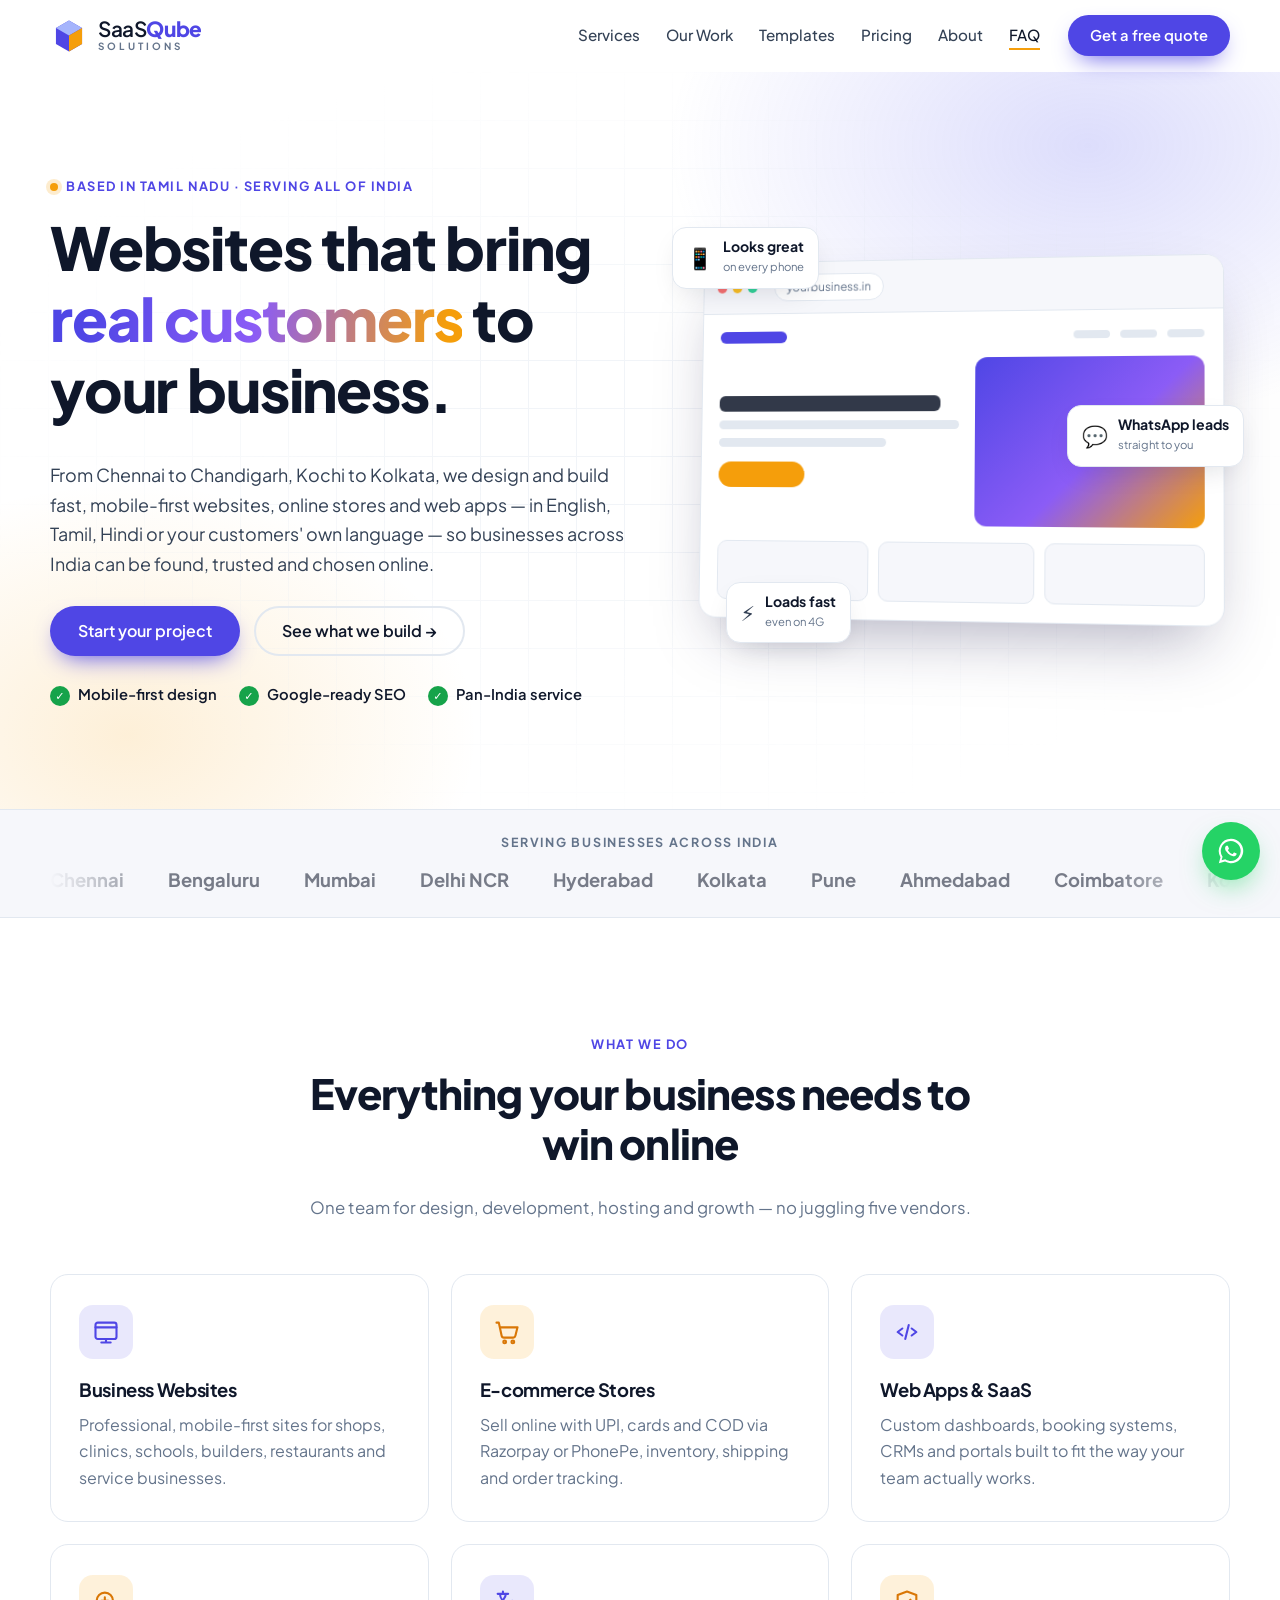
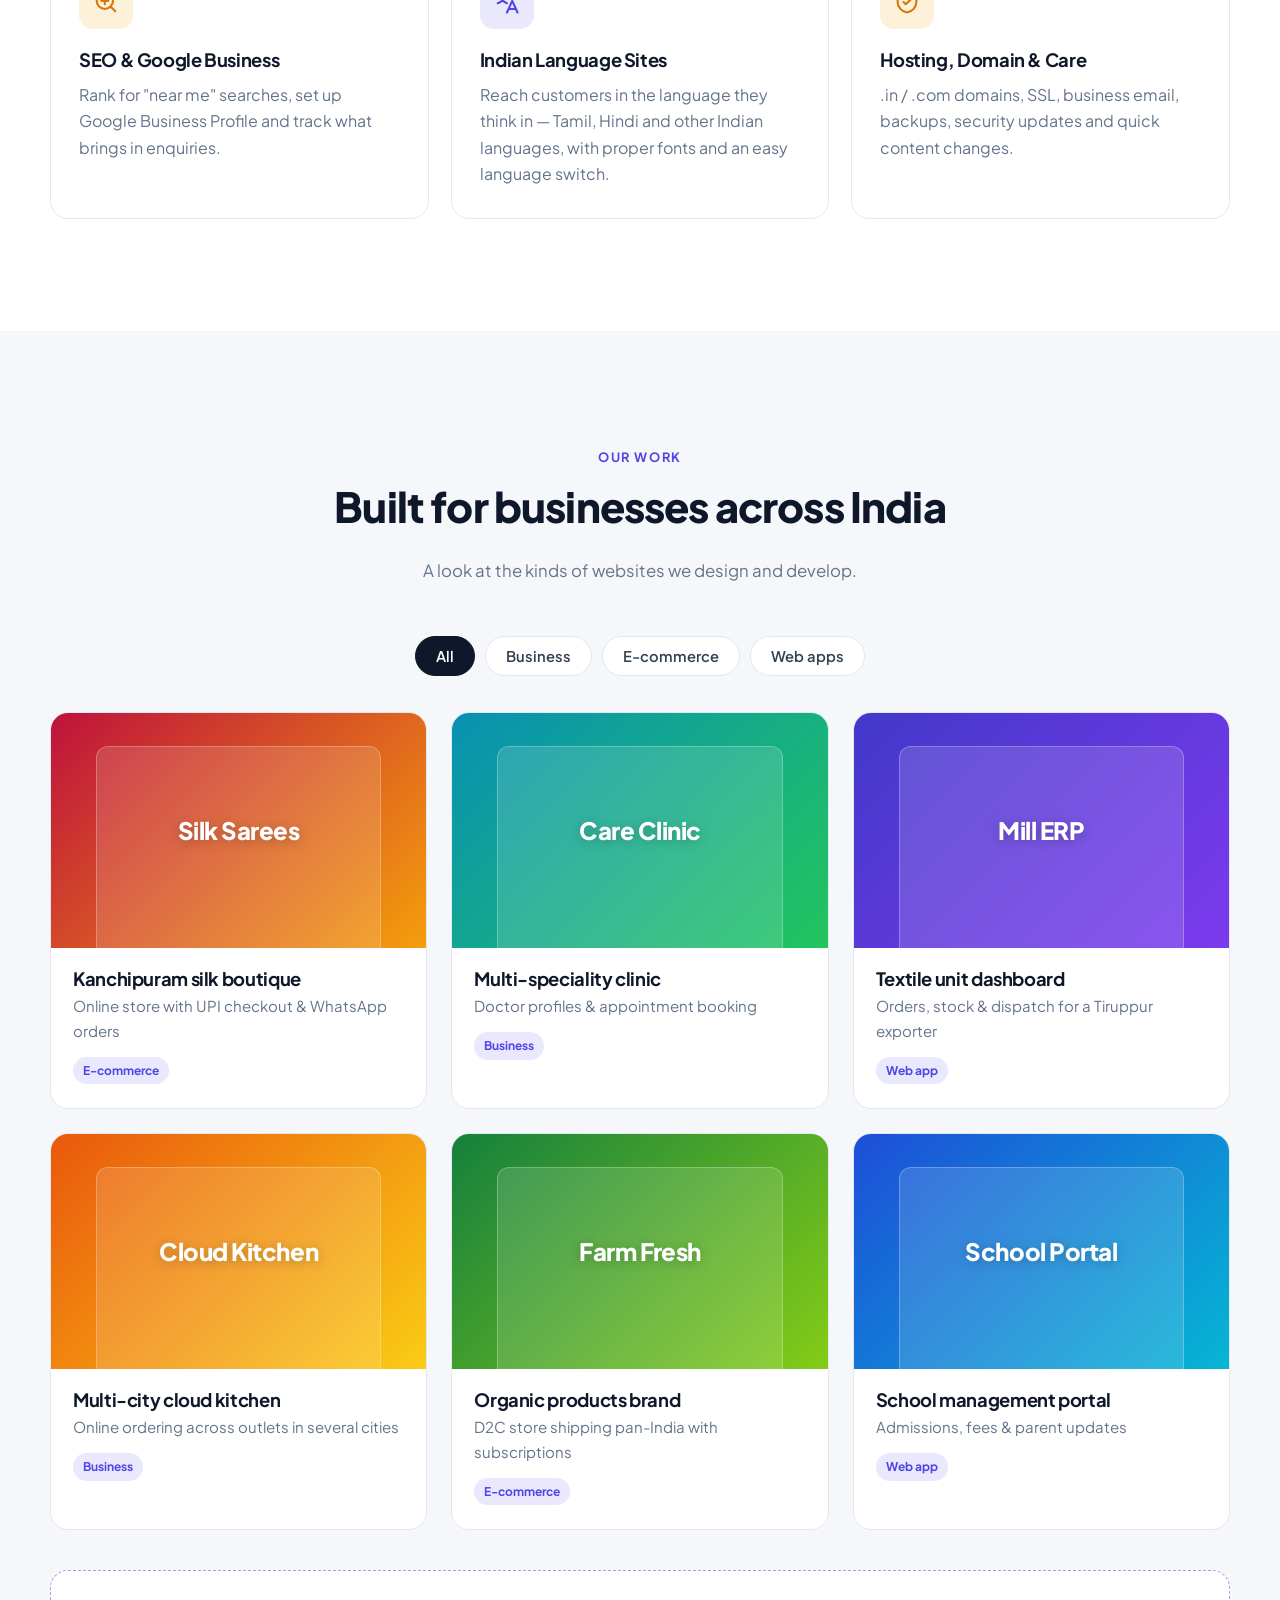
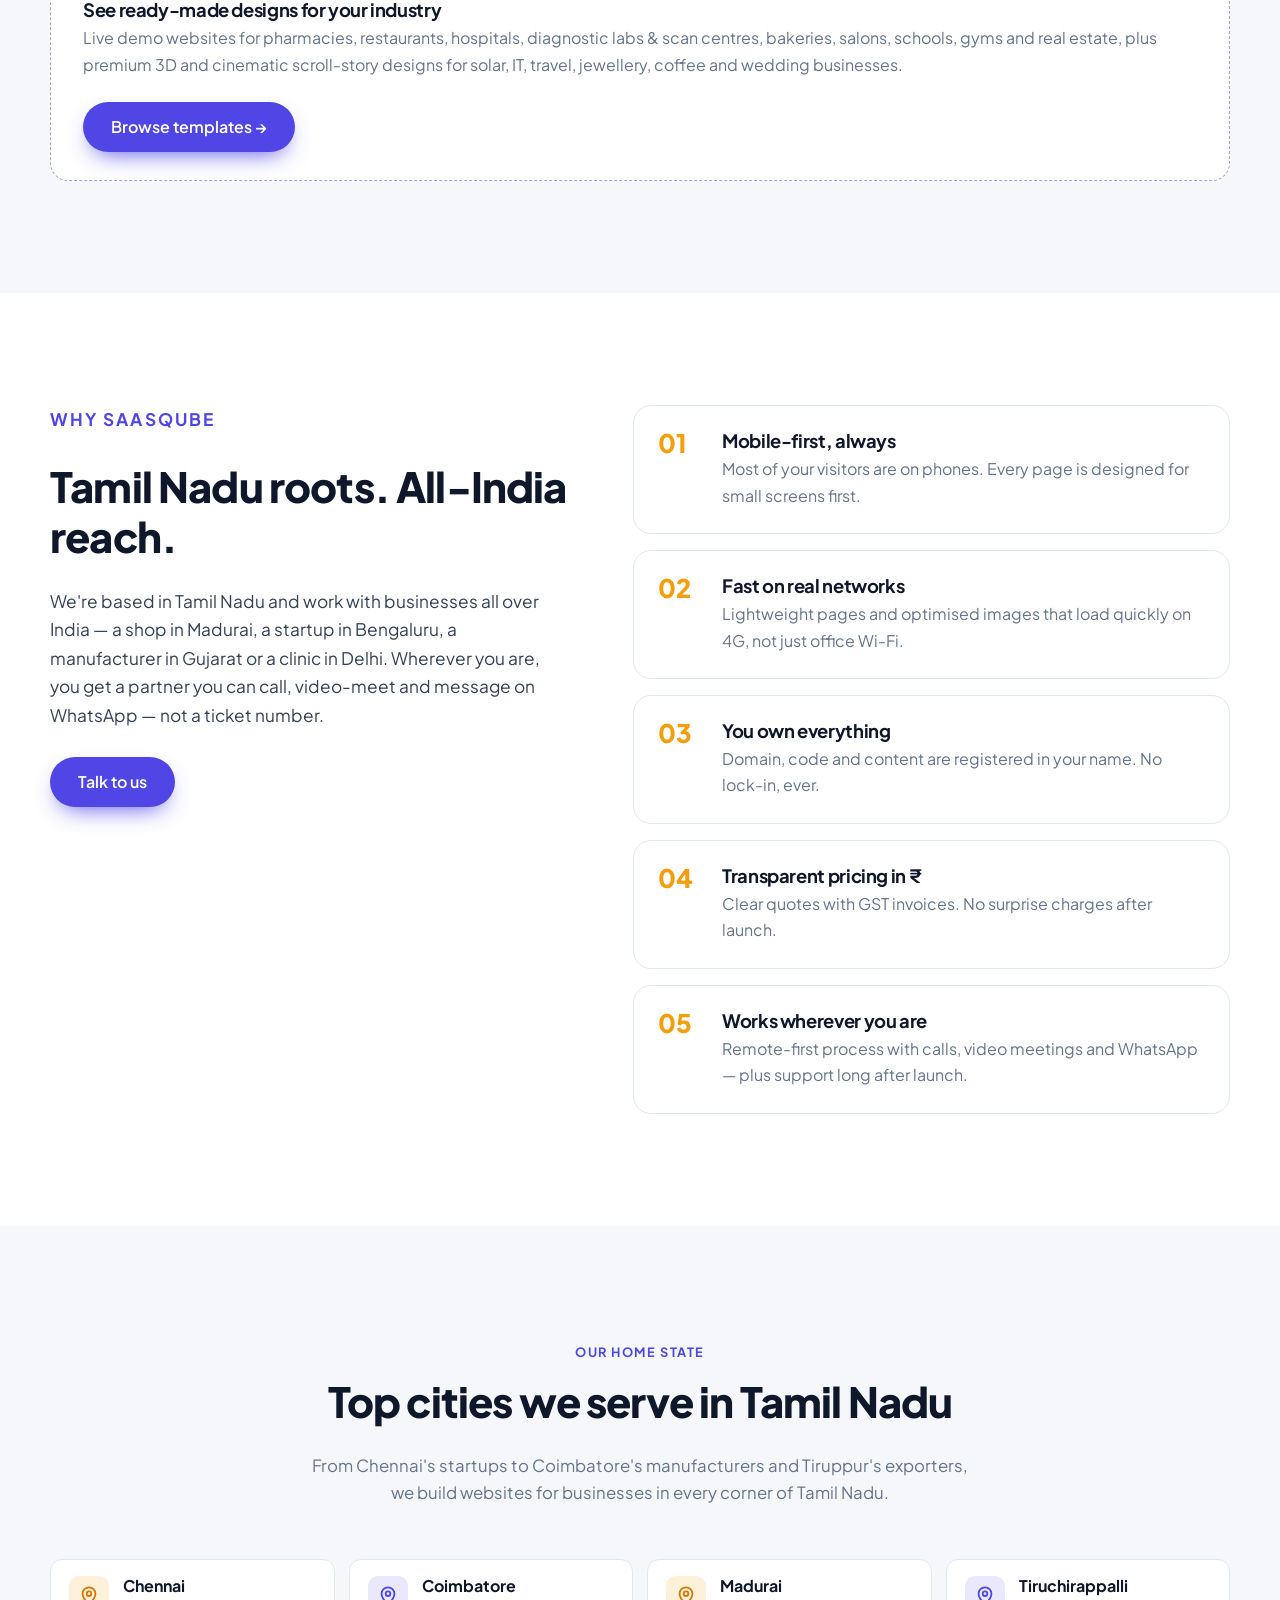
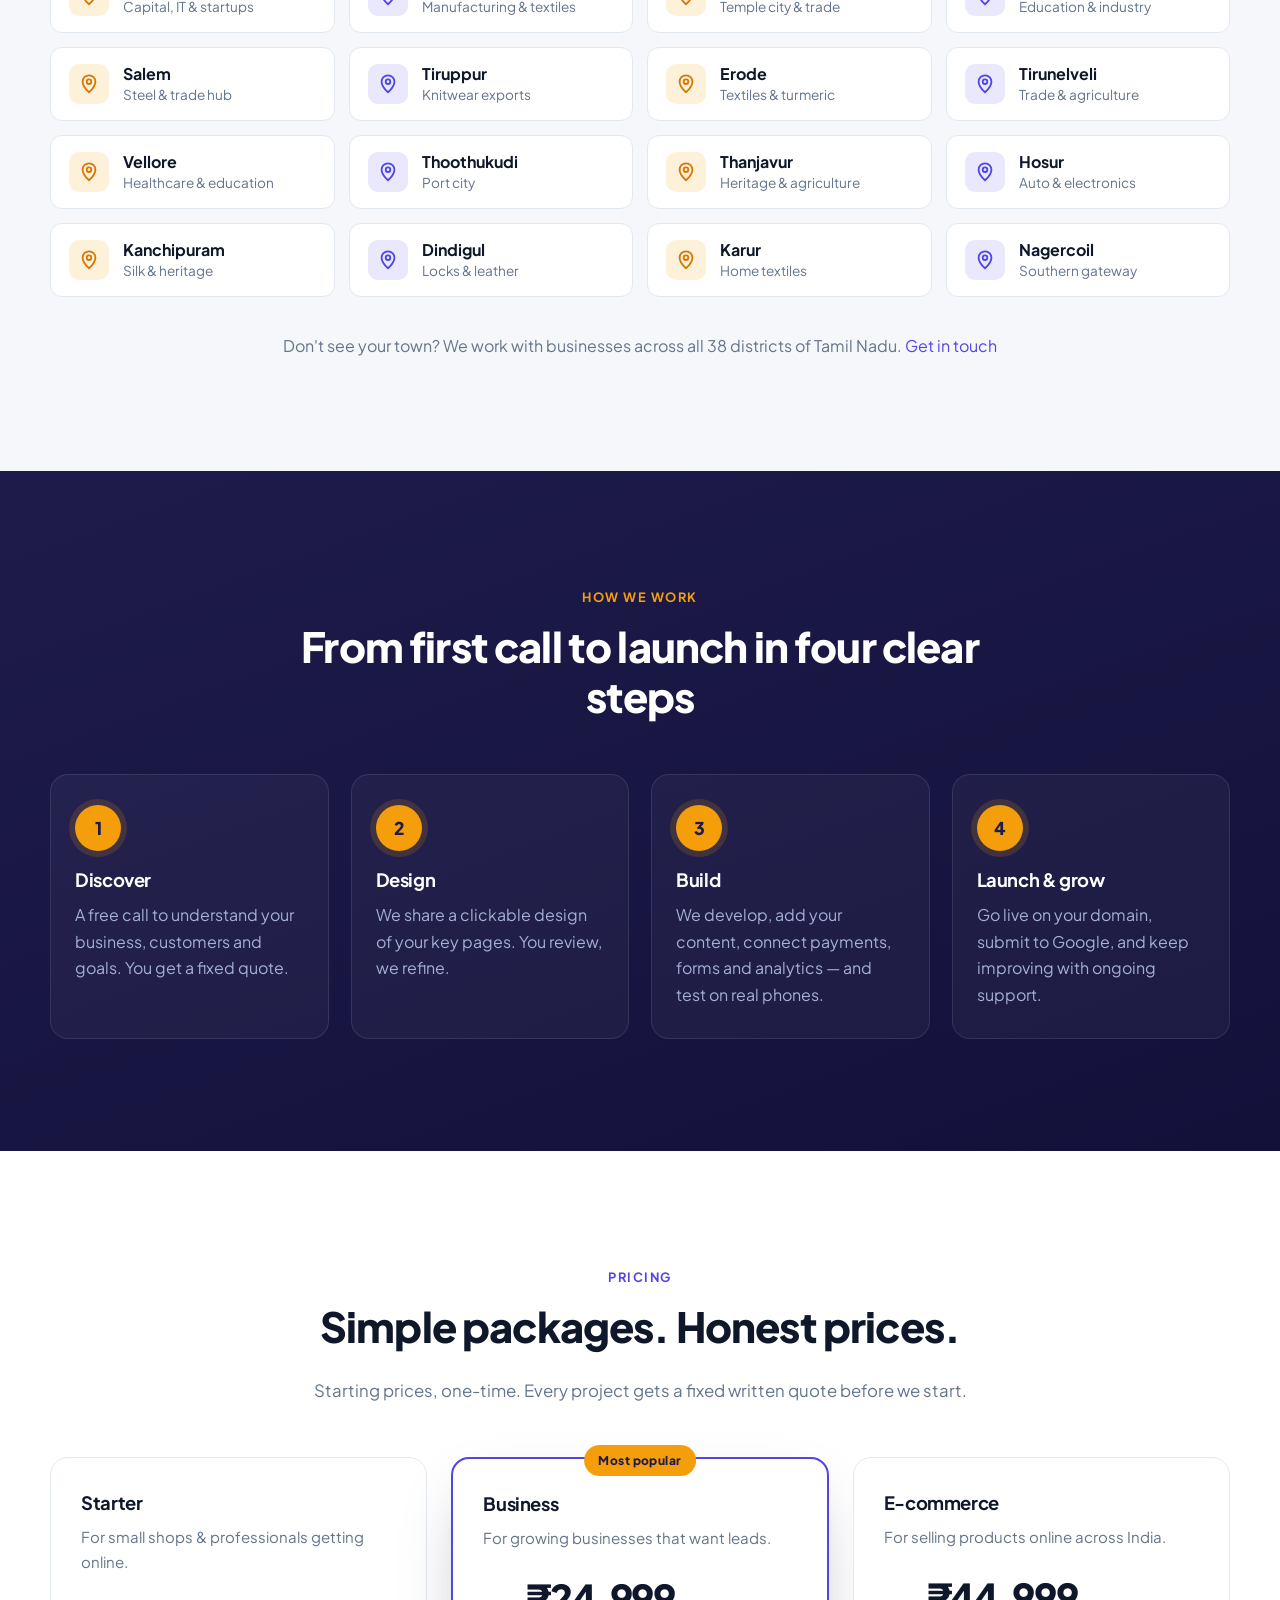
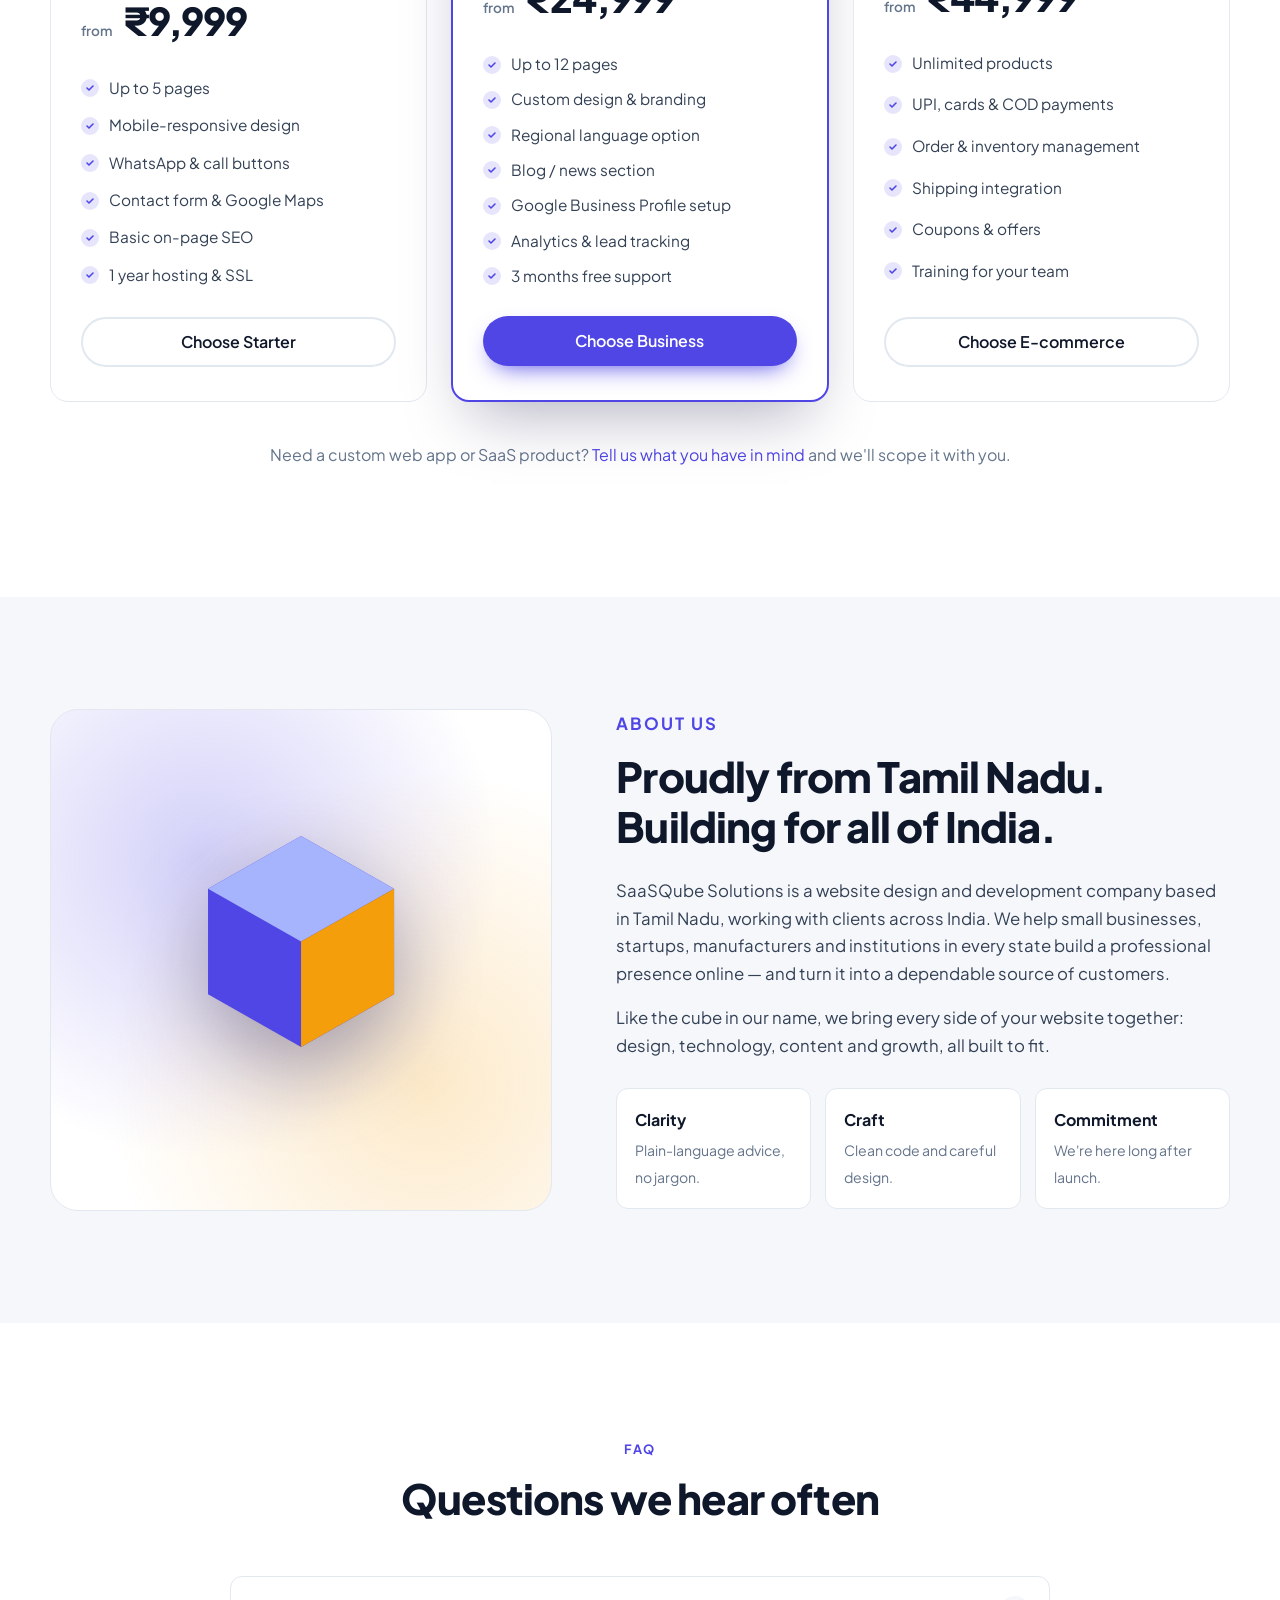
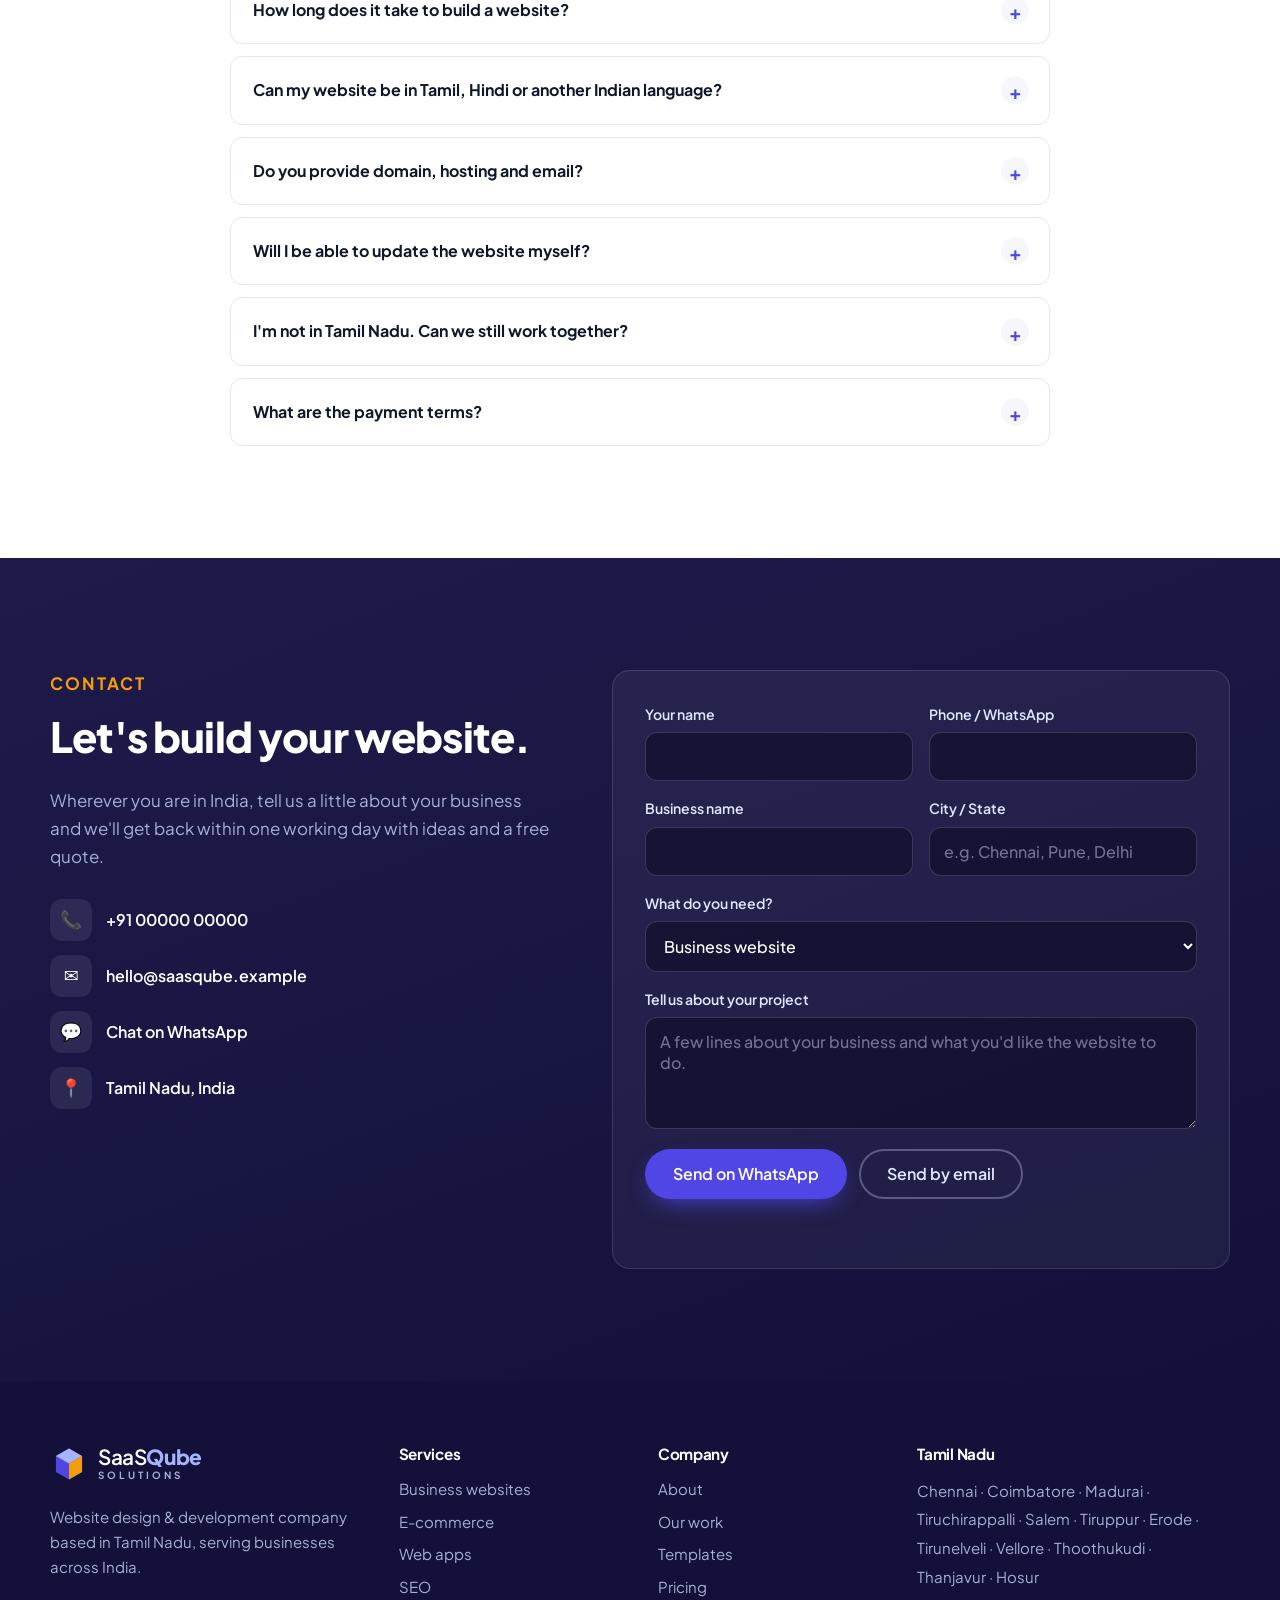
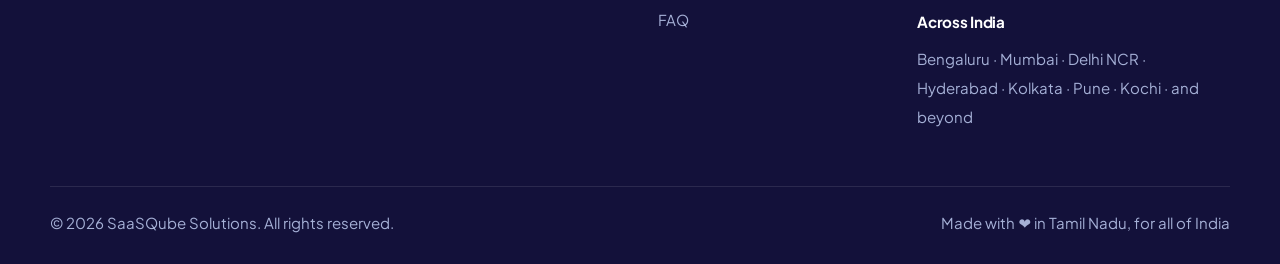
<file: index.html>
<!doctype html>
<html lang="en">
<head>
  <meta charset="utf-8">
  <meta name="viewport" content="width=device-width, initial-scale=1">
  <title>SaaSQube Solutions | Website Design &amp; Development Company in India</title>
  <meta name="description" content="SaaSQube Solutions is a Tamil Nadu-based website design and development company serving businesses across India — Chennai, Bengaluru, Mumbai, Delhi, Hyderabad, Kochi and beyond. Mobile-first websites, e-commerce stores, web apps, SEO and multilingual sites.">
  <meta name="keywords" content="website design company India, web development India, website design Tamil Nadu, web design Chennai, website design Coimbatore, web design Madurai, website company Trichy, web design Salem, website design Tiruppur, web design Erode, website design Tirunelveli, website company Bengaluru, web design Mumbai, website developer Delhi, Hyderabad web design, e-commerce website India, Tamil website, Hindi website, SEO India">
  <meta name="theme-color" content="#1e1b4b">
  <meta property="og:type" content="website">
  <meta property="og:title" content="SaaSQube Solutions — Websites that grow businesses across India">
  <meta property="og:description" content="Mobile-first websites, online stores and web apps for businesses across India, designed and built in Tamil Nadu.">
  <link rel="icon" href="assets/favicon.svg" type="image/svg+xml">
  <link rel="preconnect" href="https://fonts.googleapis.com">
  <link rel="preconnect" href="https://fonts.gstatic.com" crossorigin>
  <link href="https://fonts.googleapis.com/css2?family=Plus+Jakarta+Sans:wght@400;500;600;700;800&display=swap" rel="stylesheet">
  <link rel="stylesheet" href="css/style.css">
  <script>document.documentElement.classList.add("js");</script>
  <script type="application/ld+json">
  {
    "@context": "https://schema.org",
    "@type": "ProfessionalService",
    "name": "SaaSQube Solutions",
    "description": "Website design and development company based in Tamil Nadu, serving businesses across India.",
    "areaServed": [{ "@type": "Country", "name": "India" }, { "@type": "State", "name": "Tamil Nadu" }, { "@type": "City", "name": "Chennai" }, { "@type": "City", "name": "Coimbatore" }, { "@type": "City", "name": "Madurai" }, { "@type": "City", "name": "Tiruchirappalli" }, { "@type": "City", "name": "Salem" }, { "@type": "City", "name": "Tiruppur" }, { "@type": "City", "name": "Erode" }, { "@type": "City", "name": "Tirunelveli" }, { "@type": "City", "name": "Vellore" }, { "@type": "City", "name": "Thoothukudi" }],
    "address": { "@type": "PostalAddress", "addressRegion": "Tamil Nadu", "addressCountry": "IN" },
    "priceRange": "₹₹"
  }
  </script>
</head>
<body>
  <a class="skip-link" href="#main">Skip to content</a>

  <!-- ============ HEADER ============ -->
  <header class="site-header" id="top">
    <div class="container nav-wrap">
      <a href="#top" class="brand" aria-label="SaaSQube Solutions home">
        <svg class="brand-mark" viewBox="0 0 64 64" aria-hidden="true">
          <path d="M32 6 54 18.5v27L32 58 10 45.5v-27z" fill="var(--brand)"/>
          <path d="M32 6 54 18.5 32 31 10 18.5z" fill="var(--brand-soft)"/>
          <path d="M32 31v27l22-12.5v-27z" fill="var(--accent)"/>
        </svg>
        <span class="brand-text">SaaS<strong>Qube</strong><small>Solutions</small></span>
      </a>

      <button class="nav-toggle" aria-expanded="false" aria-controls="site-nav" aria-label="Open menu">
        <span></span><span></span><span></span>
      </button>

      <nav id="site-nav" class="site-nav" aria-label="Primary">
        <ul>
          <li><a href="#services">Services</a></li>
          <li><a href="#work">Our Work</a></li>
          <li><a href="templates/">Templates</a></li>
          <li><a href="#pricing">Pricing</a></li>
          <li><a href="#about">About</a></li>
          <li><a href="#faq">FAQ</a></li>
        </ul>
        <a href="#contact" class="btn btn-primary btn-sm">Get a free quote</a>
      </nav>
    </div>
  </header>

  <main id="main">

    <!-- ============ HERO ============ -->
    <section class="hero">
      <div class="hero-bg" aria-hidden="true"></div>
      <div class="container hero-grid">
        <div class="hero-copy reveal">
          <p class="eyebrow"><span class="dot"></span> Based in Tamil Nadu · Serving all of India</p>
          <h1>Websites that bring <span class="grad">real customers</span> to your business.</h1>
          <p class="lead">From Chennai to Chandigarh, Kochi to Kolkata, we design and build fast, mobile-first websites, online stores and web apps — in English, Tamil, Hindi or your customers' own language — so businesses across India can be found, trusted and chosen online.</p>
          <div class="hero-cta">
            <a href="#contact" class="btn btn-primary">Start your project</a>
            <a href="#work" class="btn btn-ghost">See what we build →</a>
          </div>
          <ul class="hero-points">
            <li>Mobile-first design</li>
            <li>Google-ready SEO</li>
            <li>Pan-India service</li>
          </ul>
        </div>

        <div class="hero-visual reveal" aria-hidden="true">
          <div class="browser">
            <div class="browser-bar"><i></i><i></i><i></i><span>yourbusiness.in</span></div>
            <div class="browser-body">
              <div class="mock-nav"><b></b><span></span><span></span><span></span></div>
              <div class="mock-hero">
                <div class="mock-lines"><b></b><span></span><span class="short"></span><em></em></div>
                <div class="mock-img"></div>
              </div>
              <div class="mock-cards"><div></div><div></div><div></div></div>
            </div>
          </div>
          <div class="float-card fc-1">
            <span class="fc-icon">📱</span>
            <div><strong>Looks great</strong><small>on every phone</small></div>
          </div>
          <div class="float-card fc-2">
            <span class="fc-icon">⚡</span>
            <div><strong>Loads fast</strong><small>even on 4G</small></div>
          </div>
          <div class="float-card fc-3">
            <span class="fc-icon">💬</span>
            <div><strong>WhatsApp leads</strong><small>straight to you</small></div>
          </div>
        </div>
      </div>
    </section>

    <!-- ============ CITIES STRIP ============ -->
    <section class="cities" aria-label="Cities we serve">
      <div class="container">
        <p>Serving businesses across India</p>
        <div class="marquee">
          <ul class="marquee-track">
            <li>Chennai</li><li>Bengaluru</li><li>Mumbai</li><li>Delhi NCR</li><li>Hyderabad</li><li>Kolkata</li><li>Pune</li><li>Ahmedabad</li><li>Coimbatore</li><li>Kochi</li><li>Jaipur</li><li>Lucknow</li><li>Madurai</li><li>Chandigarh</li><li>Indore</li><li>Visakhapatnam</li><li>Bhubaneswar</li><li>Guwahati</li><li>Tiruchirappalli</li><li>Mysuru</li><li>Nagpur</li><li>Surat</li>
            <li aria-hidden="true">Chennai</li><li aria-hidden="true">Bengaluru</li><li aria-hidden="true">Mumbai</li><li aria-hidden="true">Delhi NCR</li><li aria-hidden="true">Hyderabad</li><li aria-hidden="true">Kolkata</li><li aria-hidden="true">Pune</li><li aria-hidden="true">Ahmedabad</li><li aria-hidden="true">Coimbatore</li><li aria-hidden="true">Kochi</li><li aria-hidden="true">Jaipur</li><li aria-hidden="true">Lucknow</li><li aria-hidden="true">Madurai</li><li aria-hidden="true">Chandigarh</li><li aria-hidden="true">Indore</li><li aria-hidden="true">Visakhapatnam</li><li aria-hidden="true">Bhubaneswar</li><li aria-hidden="true">Guwahati</li><li aria-hidden="true">Tiruchirappalli</li><li aria-hidden="true">Mysuru</li><li aria-hidden="true">Nagpur</li><li aria-hidden="true">Surat</li>
          </ul>
        </div>
      </div>
    </section>

    <!-- ============ SERVICES ============ -->
    <section class="section" id="services">
      <div class="container">
        <div class="section-head reveal">
          <p class="eyebrow">What we do</p>
          <h2>Everything your business needs to win online</h2>
          <p>One team for design, development, hosting and growth — no juggling five vendors.</p>
        </div>

        <div class="cards-grid">
          <article class="card service reveal">
            <div class="icon-tile">
              <svg viewBox="0 0 24 24" aria-hidden="true"><rect x="3" y="4" width="18" height="14" rx="2"/><path d="M3 8h18M8 21h8M12 18v3"/></svg>
            </div>
            <h3>Business Websites</h3>
            <p>Professional, mobile-first sites for shops, clinics, schools, builders, restaurants and service businesses.</p>
          </article>
          <article class="card service reveal">
            <div class="icon-tile">
              <svg viewBox="0 0 24 24" aria-hidden="true"><path d="M3 4h2l2.4 11.2a2 2 0 0 0 2 1.6h7.8a2 2 0 0 0 2-1.5L21 8H6"/><circle cx="10" cy="20.5" r="1.2"/><circle cx="17" cy="20.5" r="1.2"/></svg>
            </div>
            <h3>E-commerce Stores</h3>
            <p>Sell online with UPI, cards and COD via Razorpay or PhonePe, inventory, shipping and order tracking.</p>
          </article>
          <article class="card service reveal">
            <div class="icon-tile">
              <svg viewBox="0 0 24 24" aria-hidden="true"><path d="m8 9-4 3 4 3M16 9l4 3-4 3M13.5 6l-3 12"/></svg>
            </div>
            <h3>Web Apps &amp; SaaS</h3>
            <p>Custom dashboards, booking systems, CRMs and portals built to fit the way your team actually works.</p>
          </article>
          <article class="card service reveal">
            <div class="icon-tile">
              <svg viewBox="0 0 24 24" aria-hidden="true"><circle cx="11" cy="11" r="7"/><path d="m20 20-4-4M8 11h6M11 8v6"/></svg>
            </div>
            <h3>SEO &amp; Google Business</h3>
            <p>Rank for "near me" searches, set up Google Business Profile and track what brings in enquiries.</p>
          </article>
          <article class="card service reveal">
            <div class="icon-tile">
              <svg viewBox="0 0 24 24" aria-hidden="true"><path d="M4 5h9M8.5 3v2M6 5c0 4 3 7 6 8M11 5c0 3-3 7-7 8"/><path d="m12 21 4.5-10L21 21M13.5 18h6"/></svg>
            </div>
            <h3>Indian Language Sites</h3>
            <p>Reach customers in the language they think in — Tamil, Hindi and other Indian languages, with proper fonts and an easy language switch.</p>
          </article>
          <article class="card service reveal">
            <div class="icon-tile">
              <svg viewBox="0 0 24 24" aria-hidden="true"><path d="M12 3 4 6v6c0 4.5 3.4 8.3 8 9 4.6-.7 8-4.5 8-9V6z"/><path d="m9 12 2 2 4-4"/></svg>
            </div>
            <h3>Hosting, Domain &amp; Care</h3>
            <p>.in / .com domains, SSL, business email, backups, security updates and quick content changes.</p>
          </article>
        </div>
      </div>
    </section>

    <!-- ============ WORK / SHOWCASE ============ -->
    <section class="section section-alt" id="work">
      <div class="container">
        <div class="section-head reveal">
          <p class="eyebrow">Our work</p>
          <h2>Built for businesses across India</h2>
          <p>A look at the kinds of websites we design and develop.</p>
        </div>

        <div class="filters reveal" role="tablist" aria-label="Filter projects">
          <button class="filter active" data-filter="all" role="tab" aria-selected="true">All</button>
          <button class="filter" data-filter="business" role="tab" aria-selected="false">Business</button>
          <button class="filter" data-filter="store" role="tab" aria-selected="false">E-commerce</button>
          <button class="filter" data-filter="app" role="tab" aria-selected="false">Web apps</button>
        </div>

        <div class="work-grid">
          <article class="work reveal" data-cat="store">
            <div class="work-thumb t-silk"><span>Silk Sarees</span></div>
            <div class="work-info"><h3>Kanchipuram silk boutique</h3><p>Online store with UPI checkout &amp; WhatsApp orders</p><span class="tag">E-commerce</span></div>
          </article>
          <article class="work reveal" data-cat="business">
            <div class="work-thumb t-clinic"><span>Care Clinic</span></div>
            <div class="work-info"><h3>Multi-speciality clinic</h3><p>Doctor profiles &amp; appointment booking</p><span class="tag">Business</span></div>
          </article>
          <article class="work reveal" data-cat="app">
            <div class="work-thumb t-textile"><span>Mill ERP</span></div>
            <div class="work-info"><h3>Textile unit dashboard</h3><p>Orders, stock &amp; dispatch for a Tiruppur exporter</p><span class="tag">Web app</span></div>
          </article>
          <article class="work reveal" data-cat="business">
            <div class="work-thumb t-food"><span>Cloud Kitchen</span></div>
            <div class="work-info"><h3>Multi-city cloud kitchen</h3><p>Online ordering across outlets in several cities</p><span class="tag">Business</span></div>
          </article>
          <article class="work reveal" data-cat="store">
            <div class="work-thumb t-organic"><span>Farm Fresh</span></div>
            <div class="work-info"><h3>Organic products brand</h3><p>D2C store shipping pan-India with subscriptions</p><span class="tag">E-commerce</span></div>
          </article>
          <article class="work reveal" data-cat="app">
            <div class="work-thumb t-school"><span>School Portal</span></div>
            <div class="work-info"><h3>School management portal</h3><p>Admissions, fees &amp; parent updates</p><span class="tag">Web app</span></div>
          </article>
        </div>
        <div class="work-cta reveal">
          <div>
            <h3>See ready-made designs for your industry</h3>
            <p>Live demo websites for pharmacies, restaurants, hospitals, diagnostic labs &amp; scan centres, bakeries, salons, schools, gyms and real estate, plus premium 3D and cinematic scroll-story designs for solar, IT, travel, jewellery, coffee and wedding businesses.</p>
          </div>
          <a href="templates/" class="btn btn-primary">Browse templates →</a>
        </div>
      </div>
    </section>

    <!-- ============ WHY US ============ -->
    <section class="section" id="why">
      <div class="container why-grid">
        <div class="why-copy reveal">
          <p class="eyebrow">Why SaaSQube</p>
          <h2>Tamil Nadu roots. All-India reach.</h2>
          <p>We're based in Tamil Nadu and work with businesses all over India — a shop in Madurai, a startup in Bengaluru, a manufacturer in Gujarat or a clinic in Delhi. Wherever you are, you get a partner you can call, video-meet and message on WhatsApp — not a ticket number.</p>
          <a href="#contact" class="btn btn-primary">Talk to us</a>
        </div>
        <ul class="why-list">
          <li class="reveal"><span class="why-num">01</span><div><h3>Mobile-first, always</h3><p>Most of your visitors are on phones. Every page is designed for small screens first.</p></div></li>
          <li class="reveal"><span class="why-num">02</span><div><h3>Fast on real networks</h3><p>Lightweight pages and optimised images that load quickly on 4G, not just office Wi-Fi.</p></div></li>
          <li class="reveal"><span class="why-num">03</span><div><h3>You own everything</h3><p>Domain, code and content are registered in your name. No lock-in, ever.</p></div></li>
          <li class="reveal"><span class="why-num">04</span><div><h3>Transparent pricing in ₹</h3><p>Clear quotes with GST invoices. No surprise charges after launch.</p></div></li>
          <li class="reveal"><span class="why-num">05</span><div><h3>Works wherever you are</h3><p>Remote-first process with calls, video meetings and WhatsApp — plus support long after launch.</p></div></li>
        </ul>
      </div>
    </section>

    <!-- ============ TAMIL NADU CITIES ============ -->
    <section class="section section-alt" id="tamil-nadu">
      <div class="container">
        <div class="section-head reveal">
          <p class="eyebrow">Our home state</p>
          <h2>Top cities we serve in Tamil Nadu</h2>
          <p>From Chennai's startups to Coimbatore's manufacturers and Tiruppur's exporters, we build websites for businesses in every corner of Tamil Nadu.</p>
        </div>
        <ul class="tn-grid">
          <li class="tn-city reveal"><svg viewBox="0 0 24 24" aria-hidden="true"><path d="M12 21s-7-6.2-7-11.5A7 7 0 0 1 19 9.5C19 14.8 12 21 12 21z"/><circle cx="12" cy="9.5" r="2.5"/></svg><div><strong>Chennai</strong><span>Capital, IT &amp; startups</span></div></li>
          <li class="tn-city reveal"><svg viewBox="0 0 24 24" aria-hidden="true"><path d="M12 21s-7-6.2-7-11.5A7 7 0 0 1 19 9.5C19 14.8 12 21 12 21z"/><circle cx="12" cy="9.5" r="2.5"/></svg><div><strong>Coimbatore</strong><span>Manufacturing &amp; textiles</span></div></li>
          <li class="tn-city reveal"><svg viewBox="0 0 24 24" aria-hidden="true"><path d="M12 21s-7-6.2-7-11.5A7 7 0 0 1 19 9.5C19 14.8 12 21 12 21z"/><circle cx="12" cy="9.5" r="2.5"/></svg><div><strong>Madurai</strong><span>Temple city &amp; trade</span></div></li>
          <li class="tn-city reveal"><svg viewBox="0 0 24 24" aria-hidden="true"><path d="M12 21s-7-6.2-7-11.5A7 7 0 0 1 19 9.5C19 14.8 12 21 12 21z"/><circle cx="12" cy="9.5" r="2.5"/></svg><div><strong>Tiruchirappalli</strong><span>Education &amp; industry</span></div></li>
          <li class="tn-city reveal"><svg viewBox="0 0 24 24" aria-hidden="true"><path d="M12 21s-7-6.2-7-11.5A7 7 0 0 1 19 9.5C19 14.8 12 21 12 21z"/><circle cx="12" cy="9.5" r="2.5"/></svg><div><strong>Salem</strong><span>Steel &amp; trade hub</span></div></li>
          <li class="tn-city reveal"><svg viewBox="0 0 24 24" aria-hidden="true"><path d="M12 21s-7-6.2-7-11.5A7 7 0 0 1 19 9.5C19 14.8 12 21 12 21z"/><circle cx="12" cy="9.5" r="2.5"/></svg><div><strong>Tiruppur</strong><span>Knitwear exports</span></div></li>
          <li class="tn-city reveal"><svg viewBox="0 0 24 24" aria-hidden="true"><path d="M12 21s-7-6.2-7-11.5A7 7 0 0 1 19 9.5C19 14.8 12 21 12 21z"/><circle cx="12" cy="9.5" r="2.5"/></svg><div><strong>Erode</strong><span>Textiles &amp; turmeric</span></div></li>
          <li class="tn-city reveal"><svg viewBox="0 0 24 24" aria-hidden="true"><path d="M12 21s-7-6.2-7-11.5A7 7 0 0 1 19 9.5C19 14.8 12 21 12 21z"/><circle cx="12" cy="9.5" r="2.5"/></svg><div><strong>Tirunelveli</strong><span>Trade &amp; agriculture</span></div></li>
          <li class="tn-city reveal"><svg viewBox="0 0 24 24" aria-hidden="true"><path d="M12 21s-7-6.2-7-11.5A7 7 0 0 1 19 9.5C19 14.8 12 21 12 21z"/><circle cx="12" cy="9.5" r="2.5"/></svg><div><strong>Vellore</strong><span>Healthcare &amp; education</span></div></li>
          <li class="tn-city reveal"><svg viewBox="0 0 24 24" aria-hidden="true"><path d="M12 21s-7-6.2-7-11.5A7 7 0 0 1 19 9.5C19 14.8 12 21 12 21z"/><circle cx="12" cy="9.5" r="2.5"/></svg><div><strong>Thoothukudi</strong><span>Port city</span></div></li>
          <li class="tn-city reveal"><svg viewBox="0 0 24 24" aria-hidden="true"><path d="M12 21s-7-6.2-7-11.5A7 7 0 0 1 19 9.5C19 14.8 12 21 12 21z"/><circle cx="12" cy="9.5" r="2.5"/></svg><div><strong>Thanjavur</strong><span>Heritage &amp; agriculture</span></div></li>
          <li class="tn-city reveal"><svg viewBox="0 0 24 24" aria-hidden="true"><path d="M12 21s-7-6.2-7-11.5A7 7 0 0 1 19 9.5C19 14.8 12 21 12 21z"/><circle cx="12" cy="9.5" r="2.5"/></svg><div><strong>Hosur</strong><span>Auto &amp; electronics</span></div></li>
          <li class="tn-city reveal"><svg viewBox="0 0 24 24" aria-hidden="true"><path d="M12 21s-7-6.2-7-11.5A7 7 0 0 1 19 9.5C19 14.8 12 21 12 21z"/><circle cx="12" cy="9.5" r="2.5"/></svg><div><strong>Kanchipuram</strong><span>Silk &amp; heritage</span></div></li>
          <li class="tn-city reveal"><svg viewBox="0 0 24 24" aria-hidden="true"><path d="M12 21s-7-6.2-7-11.5A7 7 0 0 1 19 9.5C19 14.8 12 21 12 21z"/><circle cx="12" cy="9.5" r="2.5"/></svg><div><strong>Dindigul</strong><span>Locks &amp; leather</span></div></li>
          <li class="tn-city reveal"><svg viewBox="0 0 24 24" aria-hidden="true"><path d="M12 21s-7-6.2-7-11.5A7 7 0 0 1 19 9.5C19 14.8 12 21 12 21z"/><circle cx="12" cy="9.5" r="2.5"/></svg><div><strong>Karur</strong><span>Home textiles</span></div></li>
          <li class="tn-city reveal"><svg viewBox="0 0 24 24" aria-hidden="true"><path d="M12 21s-7-6.2-7-11.5A7 7 0 0 1 19 9.5C19 14.8 12 21 12 21z"/><circle cx="12" cy="9.5" r="2.5"/></svg><div><strong>Nagercoil</strong><span>Southern gateway</span></div></li>
        </ul>
        <p class="tn-note reveal">Don't see your town? We work with businesses across all 38 districts of Tamil Nadu. <a href="#contact">Get in touch</a></p>
      </div>
    </section>

    <!-- ============ PROCESS ============ -->
    <section class="section section-dark" id="process">
      <div class="container">
        <div class="section-head reveal">
          <p class="eyebrow">How we work</p>
          <h2>From first call to launch in four clear steps</h2>
        </div>
        <ol class="steps">
          <li class="step reveal"><span class="step-n">1</span><h3>Discover</h3><p>A free call to understand your business, customers and goals. You get a fixed quote.</p></li>
          <li class="step reveal"><span class="step-n">2</span><h3>Design</h3><p>We share a clickable design of your key pages. You review, we refine.</p></li>
          <li class="step reveal"><span class="step-n">3</span><h3>Build</h3><p>We develop, add your content, connect payments, forms and analytics — and test on real phones.</p></li>
          <li class="step reveal"><span class="step-n">4</span><h3>Launch &amp; grow</h3><p>Go live on your domain, submit to Google, and keep improving with ongoing support.</p></li>
        </ol>
      </div>
    </section>

    <!-- ============ PRICING ============ -->
    <section class="section" id="pricing">
      <div class="container">
        <div class="section-head reveal">
          <p class="eyebrow">Pricing</p>
          <h2>Simple packages. Honest prices.</h2>
          <p>Starting prices, one-time. Every project gets a fixed written quote before we start.</p>
        </div>

        <div class="pricing-grid">
          <article class="price-card reveal">
            <h3>Starter</h3>
            <p class="price-desc">For small shops &amp; professionals getting online.</p>
            <p class="price"><span>from</span> ₹9,999</p>
            <ul>
              <li>Up to 5 pages</li>
              <li>Mobile-responsive design</li>
              <li>WhatsApp &amp; call buttons</li>
              <li>Contact form &amp; Google Maps</li>
              <li>Basic on-page SEO</li>
              <li>1 year hosting &amp; SSL</li>
            </ul>
            <a href="#contact" class="btn btn-ghost btn-block" data-plan="Starter">Choose Starter</a>
          </article>

          <article class="price-card featured reveal">
            <span class="badge">Most popular</span>
            <h3>Business</h3>
            <p class="price-desc">For growing businesses that want leads.</p>
            <p class="price"><span>from</span> ₹24,999</p>
            <ul>
              <li>Up to 12 pages</li>
              <li>Custom design &amp; branding</li>
              <li>Regional language option</li>
              <li>Blog / news section</li>
              <li>Google Business Profile setup</li>
              <li>Analytics &amp; lead tracking</li>
              <li>3 months free support</li>
            </ul>
            <a href="#contact" class="btn btn-primary btn-block" data-plan="Business">Choose Business</a>
          </article>

          <article class="price-card reveal">
            <h3>E-commerce</h3>
            <p class="price-desc">For selling products online across India.</p>
            <p class="price"><span>from</span> ₹44,999</p>
            <ul>
              <li>Unlimited products</li>
              <li>UPI, cards &amp; COD payments</li>
              <li>Order &amp; inventory management</li>
              <li>Shipping integration</li>
              <li>Coupons &amp; offers</li>
              <li>Training for your team</li>
            </ul>
            <a href="#contact" class="btn btn-ghost btn-block" data-plan="E-commerce">Choose E-commerce</a>
          </article>
        </div>
        <p class="pricing-note reveal">Need a custom web app or SaaS product? <a href="#contact">Tell us what you have in mind</a> and we'll scope it with you.</p>
      </div>
    </section>

    <!-- ============ ABOUT ============ -->
    <section class="section section-alt" id="about">
      <div class="container about-grid">
        <div class="about-visual reveal" aria-hidden="true">
          <div class="cube-stack">
            <svg viewBox="0 0 200 200">
              <g class="cube c1"><path d="M100 20 160 54v68l-60 34-60-34V54z" fill="var(--brand)"/><path d="M100 20 160 54 100 88 40 54z" fill="var(--brand-soft)"/><path d="M100 88v68l60-34V54z" fill="var(--accent)"/></g>
            </svg>
          </div>
        </div>
        <div class="about-copy reveal">
          <p class="eyebrow">About us</p>
          <h2>Proudly from Tamil Nadu. Building for all of India.</h2>
          <p>SaaSQube Solutions is a website design and development company based in Tamil Nadu, working with clients across India. We help small businesses, startups, manufacturers and institutions in every state build a professional presence online — and turn it into a dependable source of customers.</p>
          <p>Like the cube in our name, we bring every side of your website together: design, technology, content and growth, all built to fit.</p>
          <div class="values">
            <div><strong>Clarity</strong><span>Plain-language advice, no jargon.</span></div>
            <div><strong>Craft</strong><span>Clean code and careful design.</span></div>
            <div><strong>Commitment</strong><span>We're here long after launch.</span></div>
          </div>
        </div>
      </div>
    </section>

    <!-- ============ FAQ ============ -->
    <section class="section" id="faq">
      <div class="container narrow">
        <div class="section-head reveal">
          <p class="eyebrow">FAQ</p>
          <h2>Questions we hear often</h2>
        </div>
        <div class="faq-list">
          <details class="reveal">
            <summary>How long does it take to build a website?</summary>
            <p>A Starter website is usually ready in about 7–10 working days once we have your content. Business sites take 2–4 weeks, and e-commerce stores 4–6 weeks depending on the number of products and integrations.</p>
          </details>
          <details class="reveal">
            <summary>Can my website be in Tamil, Hindi or another Indian language?</summary>
            <p>Yes. We build sites in English, Tamil, Hindi and other Indian languages — fully in one language, or multilingual with a simple language switch — with proper fonts that read well on phones.</p>
          </details>
          <details class="reveal">
            <summary>Do you provide domain, hosting and email?</summary>
            <p>Yes. We can register your .in or .com domain in your name, host the website with SSL, and set up professional business email like you@yourbusiness.in.</p>
          </details>
          <details class="reveal">
            <summary>Will I be able to update the website myself?</summary>
            <p>If you'd like to, we build on an easy editor and train you. Or simply send us changes on WhatsApp and we'll handle them.</p>
          </details>
          <details class="reveal">
            <summary>I'm not in Tamil Nadu. Can we still work together?</summary>
            <p>Absolutely. We work with businesses in every part of India — and abroad — entirely online over phone, video calls and WhatsApp. Our process, invoices (with GST) and support work the same wherever you are.</p>
          </details>
          <details class="reveal">
            <summary>What are the payment terms?</summary>
            <p>Typically 50% to start and 50% before launch, with a proper GST invoice. Payment by UPI, bank transfer or cheque.</p>
          </details>
        </div>
      </div>
    </section>

    <!-- ============ CONTACT ============ -->
    <section class="section section-dark" id="contact">
      <div class="container contact-grid">
        <div class="contact-copy reveal">
          <p class="eyebrow">Contact</p>
          <h2>Let's build your website.</h2>
          <p>Wherever you are in India, tell us a little about your business and we'll get back within one working day with ideas and a free quote.</p>
          <ul class="contact-list">
            <li><span>📞</span><a href="tel:+910000000000" data-config="phone">+91 00000 00000</a></li>
            <li><span>✉️</span><a href="mailto:hello@saasqube.example" data-config="email">hello@saasqube.example</a></li>
            <li><span>💬</span><a href="https://wa.me/910000000000" data-config="whatsapp" target="_blank" rel="noopener">Chat on WhatsApp</a></li>
            <li><span>📍</span><span data-config="address">Tamil Nadu, India</span></li>
          </ul>
        </div>

        <form class="contact-form reveal" id="contact-form" novalidate>
          <div class="field-row">
            <label>Your name<input type="text" name="name" autocomplete="name" required></label>
            <label>Phone / WhatsApp<input type="tel" name="phone" autocomplete="tel" inputmode="tel" required></label>
          </div>
          <div class="field-row">
            <label>Business name<input type="text" name="business" autocomplete="organization"></label>
            <label>City / State<input type="text" name="city" autocomplete="address-level2" placeholder="e.g. Chennai, Pune, Delhi"></label>
          </div>
          <label>What do you need?
            <select name="service">
              <option>Business website</option><option>E-commerce store</option><option>Web app / SaaS</option><option>Redesign of existing site</option><option>SEO &amp; Google Business</option><option>Not sure yet</option>
            </select>
          </label>
          <label>Tell us about your project<textarea name="message" rows="4" placeholder="A few lines about your business and what you'd like the website to do."></textarea></label>
          <div class="form-actions">
            <button type="submit" class="btn btn-primary" data-send="whatsapp">Send on WhatsApp</button>
            <button type="submit" class="btn btn-ghost light" data-send="email">Send by email</button>
          </div>
          <p class="form-status" role="status" aria-live="polite"></p>
        </form>
      </div>
    </section>
  </main>

  <!-- ============ FOOTER ============ -->
  <footer class="site-footer">
    <div class="container footer-grid">
      <div>
        <a href="#top" class="brand light">
          <svg class="brand-mark" viewBox="0 0 64 64" aria-hidden="true">
            <path d="M32 6 54 18.5v27L32 58 10 45.5v-27z" fill="var(--brand)"/>
            <path d="M32 6 54 18.5 32 31 10 18.5z" fill="var(--brand-soft)"/>
            <path d="M32 31v27l22-12.5v-27z" fill="var(--accent)"/>
          </svg>
          <span class="brand-text">SaaS<strong>Qube</strong><small>Solutions</small></span>
        </a>
        <p>Website design &amp; development company based in Tamil Nadu, serving businesses across India.</p>
      </div>
      <div>
        <h4>Services</h4>
        <ul><li><a href="#services">Business websites</a></li><li><a href="#services">E-commerce</a></li><li><a href="#services">Web apps</a></li><li><a href="#services">SEO</a></li></ul>
      </div>
      <div>
        <h4>Company</h4>
        <ul><li><a href="#about">About</a></li><li><a href="#work">Our work</a></li><li><a href="templates/">Templates</a></li><li><a href="#pricing">Pricing</a></li><li><a href="#faq">FAQ</a></li></ul>
      </div>
      <div>
        <h4>Tamil Nadu</h4>
        <p class="footer-cities">Chennai&nbsp;· Coimbatore&nbsp;· Madurai&nbsp;· Tiruchirappalli&nbsp;· Salem&nbsp;· Tiruppur&nbsp;· Erode&nbsp;· Tirunelveli&nbsp;· Vellore&nbsp;· Thoothukudi&nbsp;· Thanjavur&nbsp;· Hosur</p>
        <h4 class="footer-sub">Across India</h4>
        <p class="footer-cities">Bengaluru&nbsp;· Mumbai&nbsp;· Delhi NCR&nbsp;· Hyderabad&nbsp;· Kolkata&nbsp;· Pune&nbsp;· Kochi&nbsp;· and beyond</p>
      </div>
    </div>
    <div class="container footer-bottom">
      <p>© <span id="year">2026</span> SaaSQube Solutions. All rights reserved.</p>
      <p>Made with ❤️ in Tamil Nadu, for all of India</p>
    </div>
  </footer>

  <a class="wa-float" href="https://wa.me/910000000000" data-config="whatsapp" target="_blank" rel="noopener" aria-label="Chat with us on WhatsApp">
    <svg viewBox="0 0 32 32" aria-hidden="true"><path fill="currentColor" d="M16 3a13 13 0 0 0-11.2 19.6L3 29l6.6-1.7A13 13 0 1 0 16 3zm0 23.6c-2 0-4-.6-5.7-1.6l-.4-.2-3.9 1 1-3.8-.3-.4A10.6 10.6 0 1 1 16 26.6zm5.8-7.9c-.3-.2-1.9-.9-2.2-1-.3-.1-.5-.2-.7.2l-1 1.2c-.2.2-.4.2-.7.1a8.7 8.7 0 0 1-4.3-3.8c-.3-.6.3-.5.9-1.7.1-.2 0-.4 0-.5l-1-2.4c-.3-.6-.5-.5-.7-.5h-.6c-.2 0-.5 0-.8.4-.3.3-1 1-1 2.5s1.1 2.9 1.2 3.1c.2.2 2.1 3.2 5.1 4.5 1.9.8 2.6.9 3.6.7.6-.1 1.9-.8 2.1-1.5.3-.7.3-1.3.2-1.5l-.1-.1z"/></svg>
  </a>

  <script src="js/main.js" defer></script>
</body>
</html>
</file>
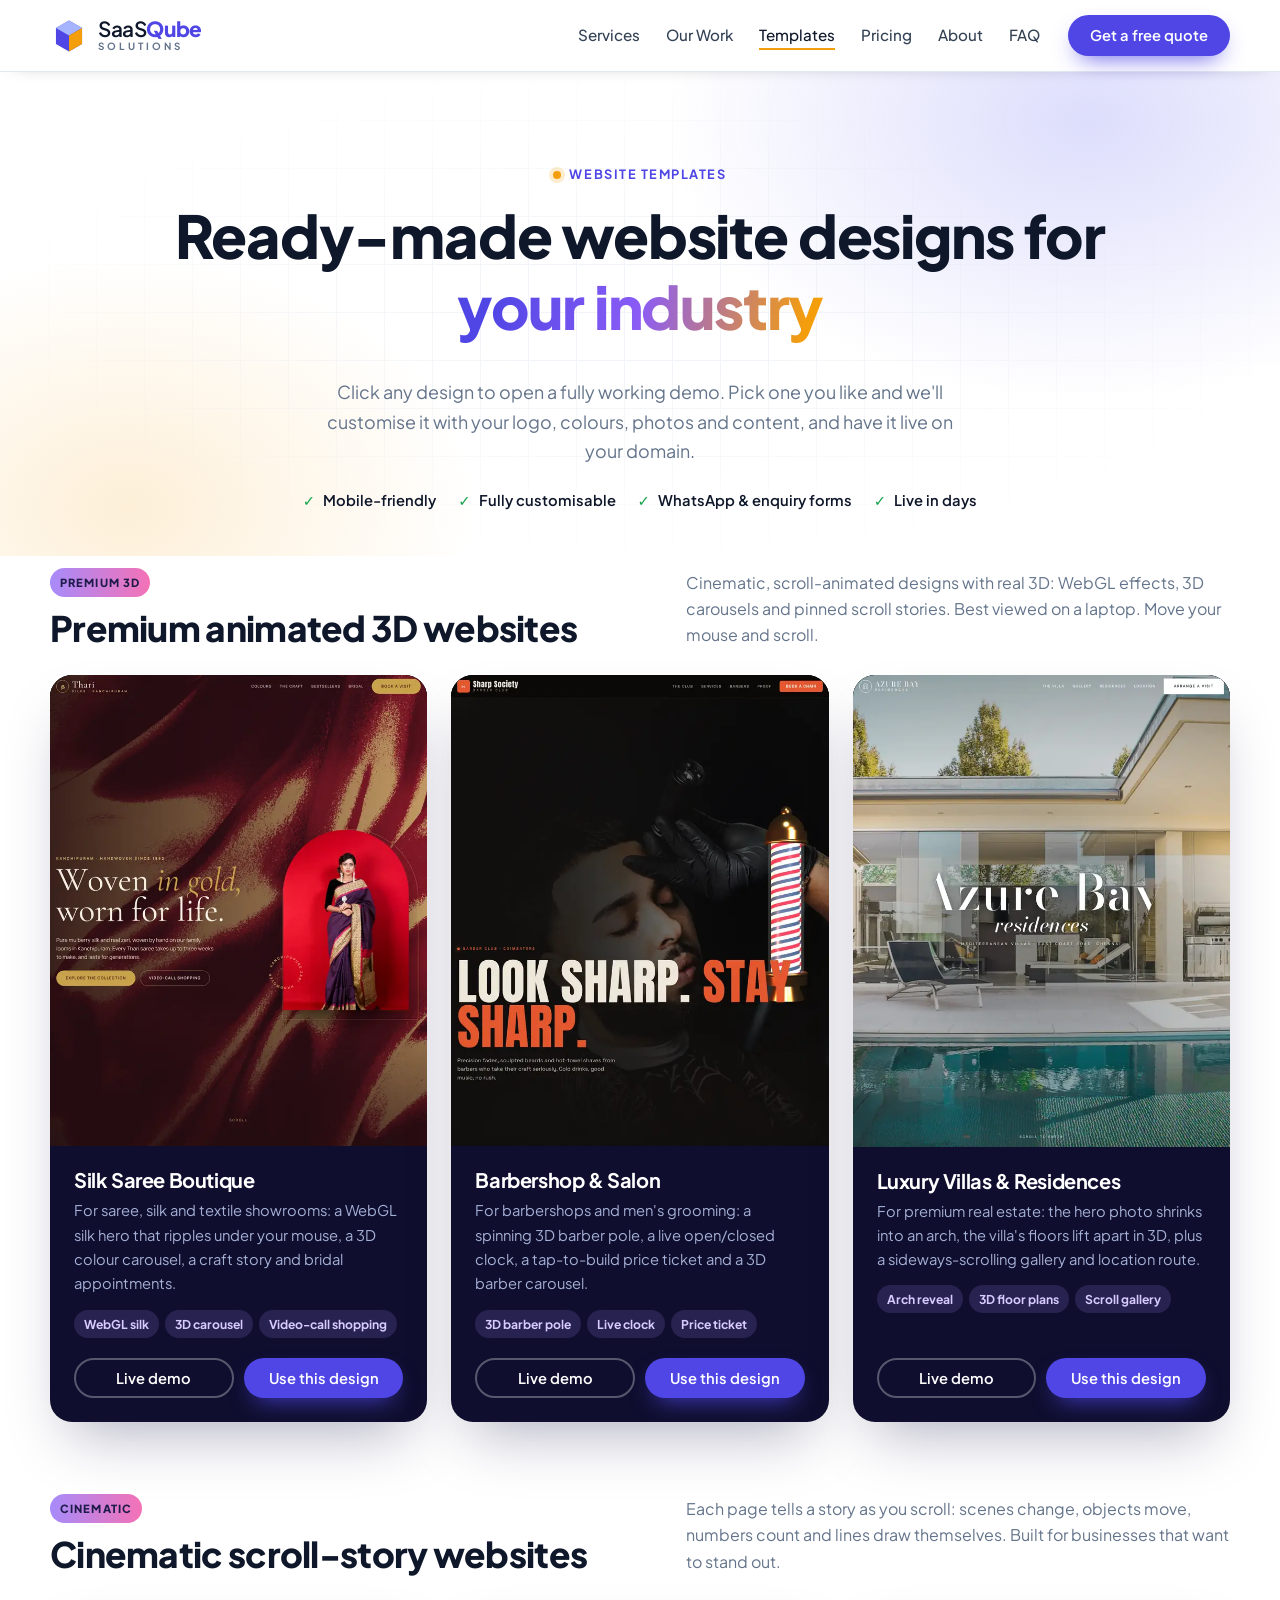
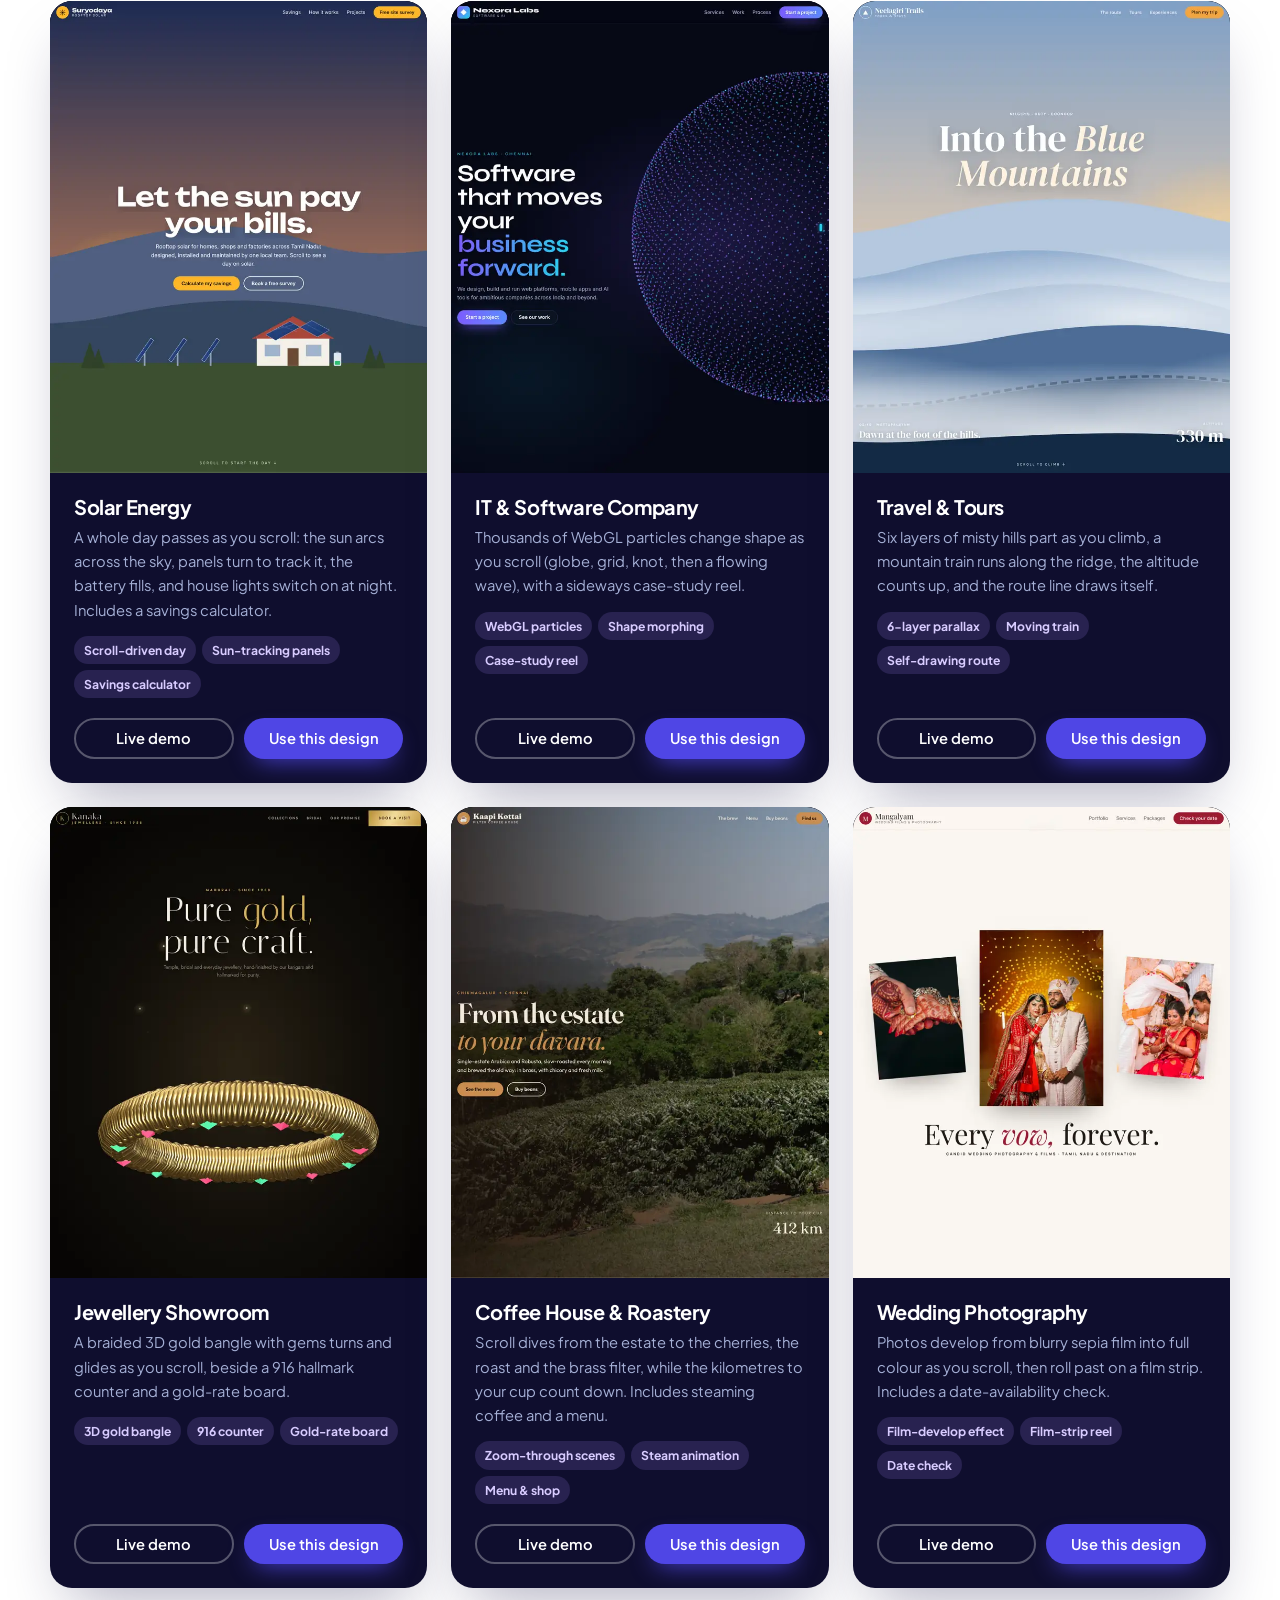
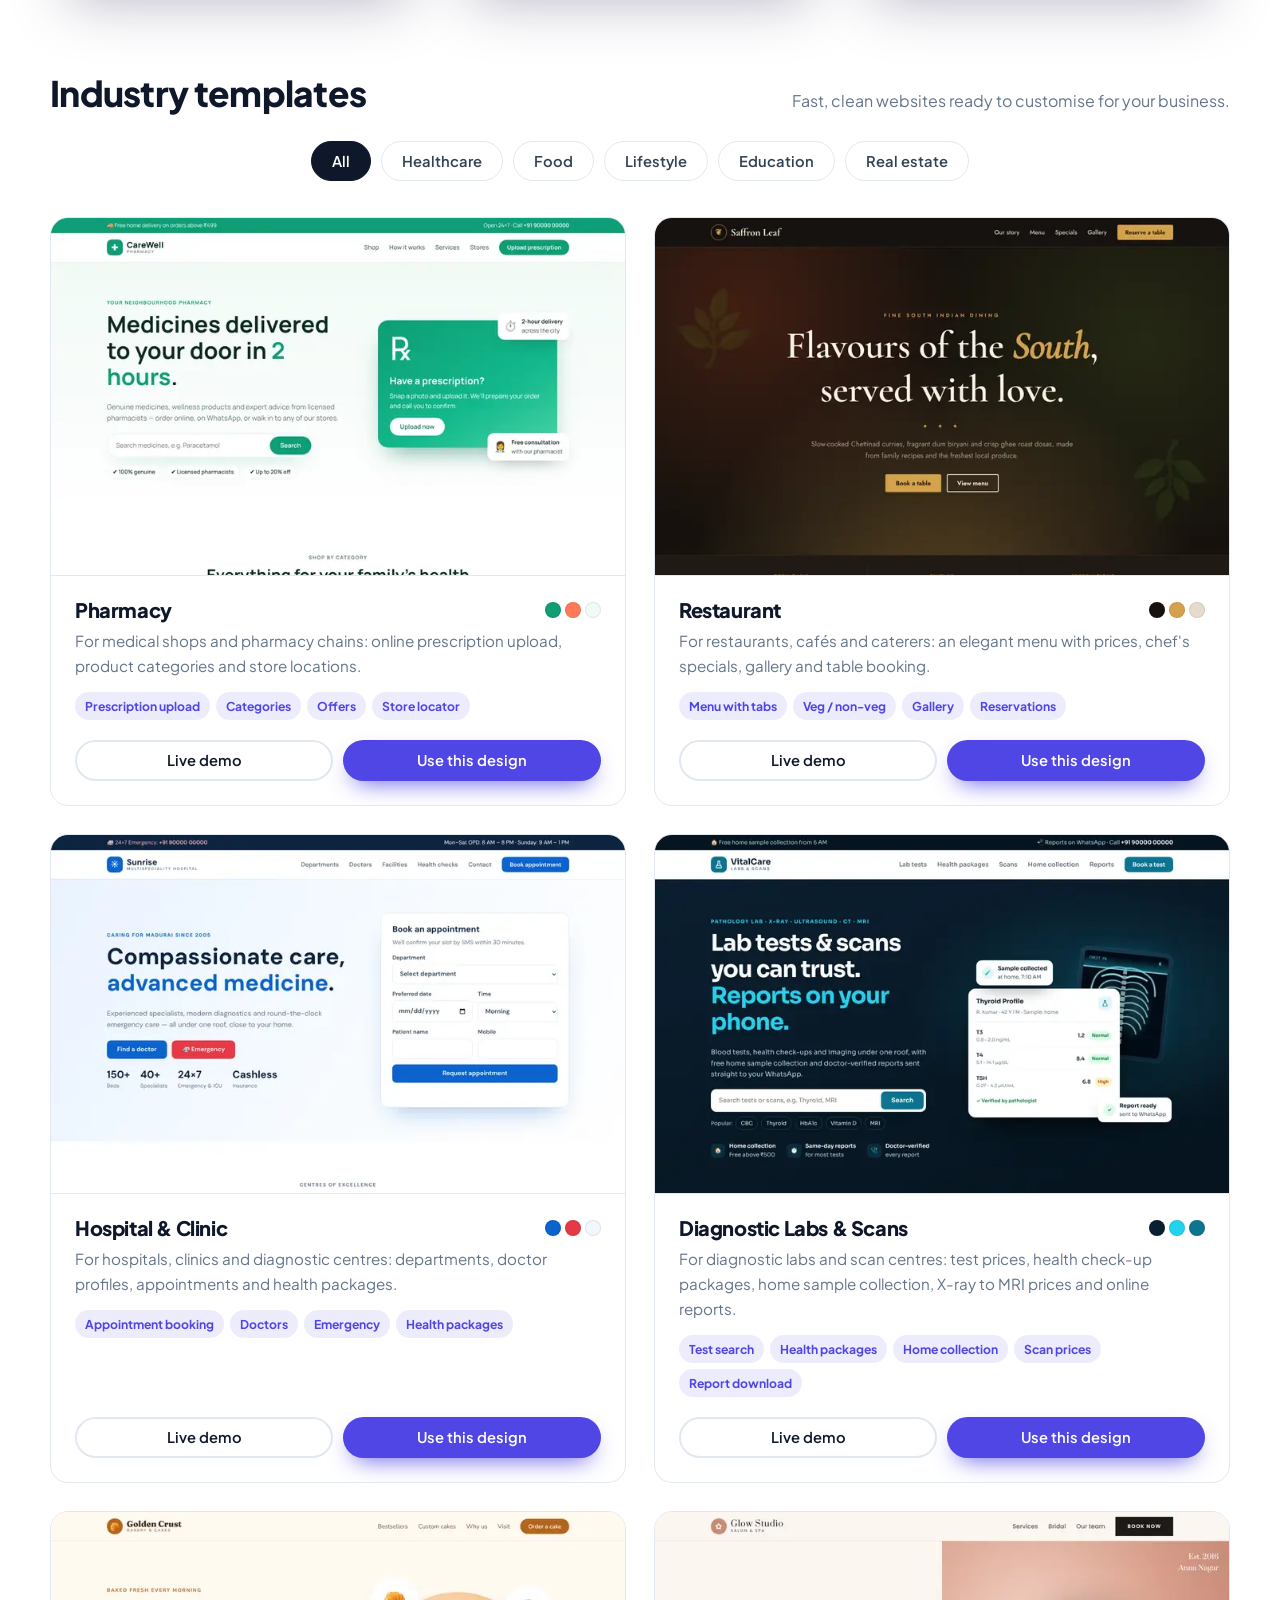
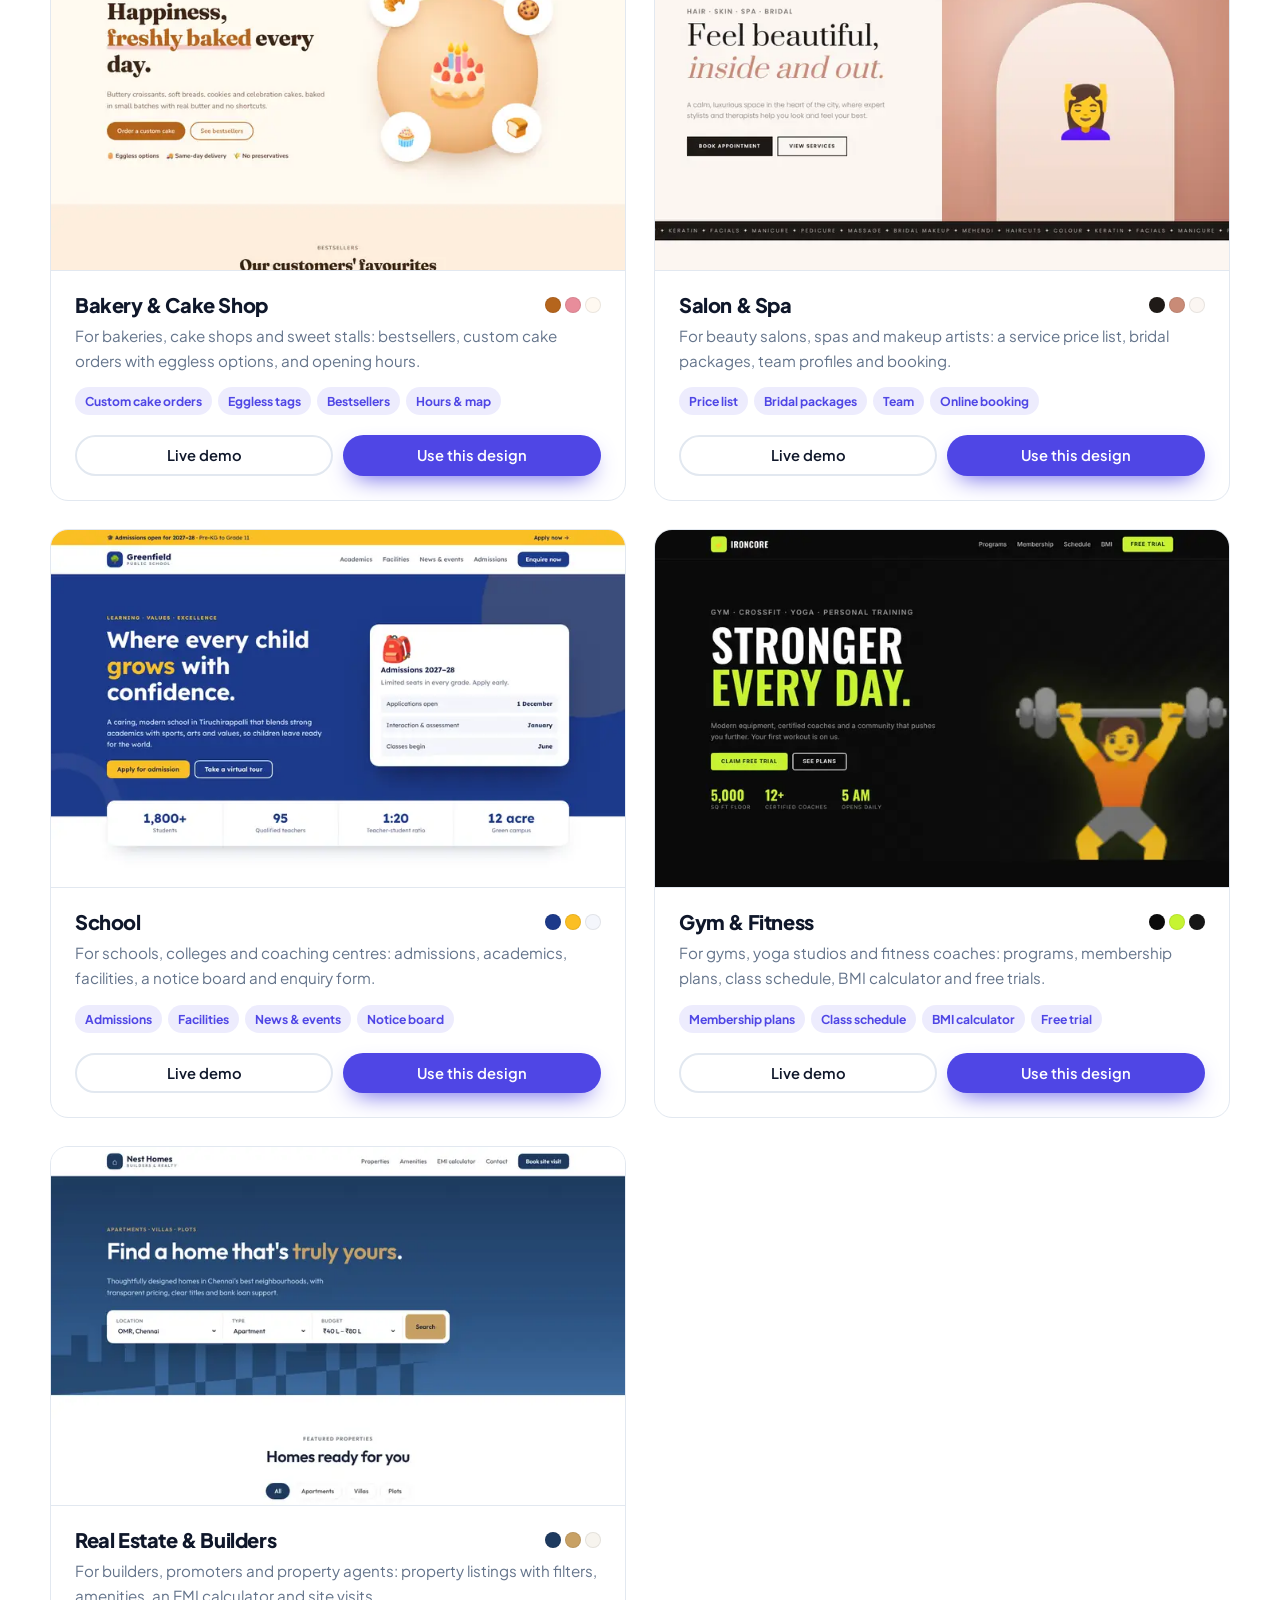
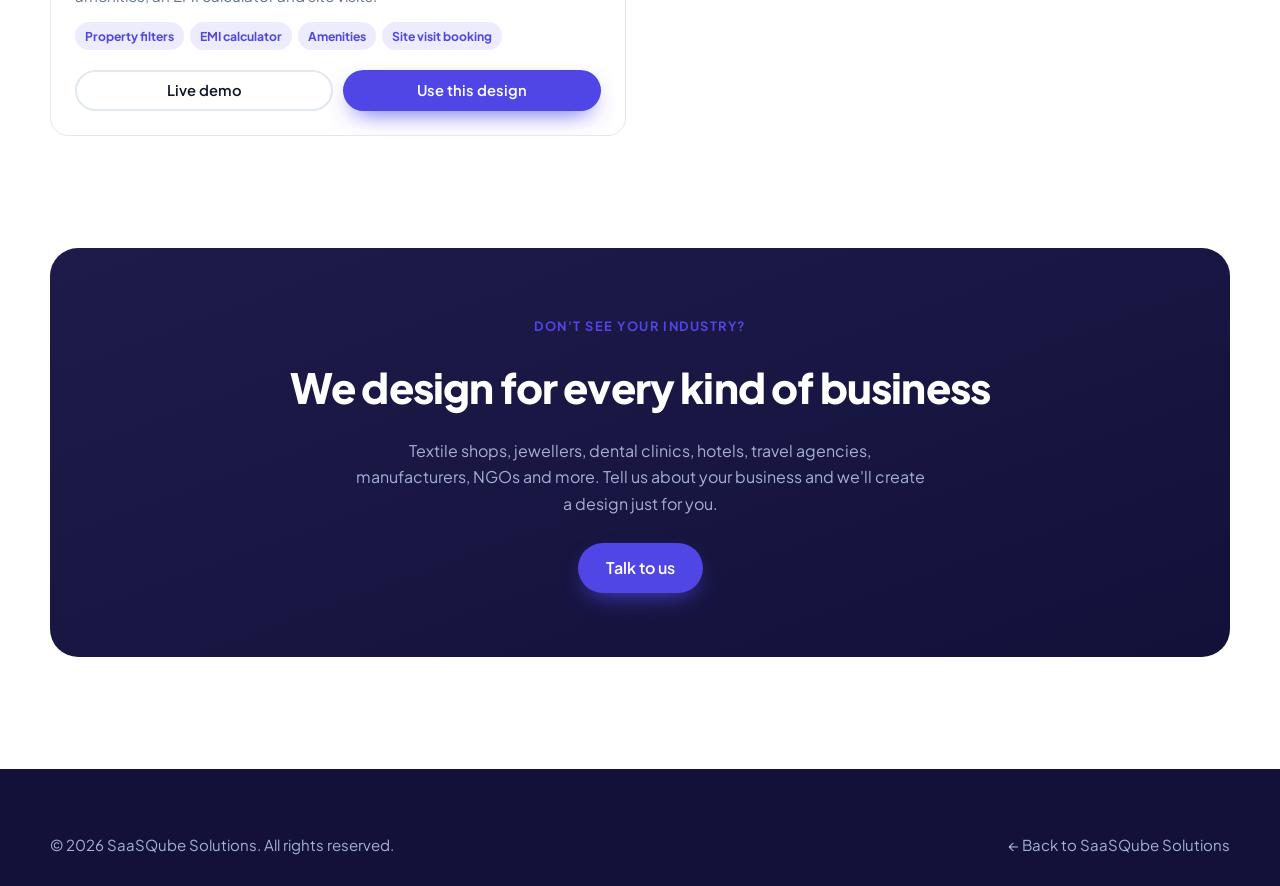
<file: templates/index.html>
<!doctype html>
<html lang="en">
<head>
  <meta charset="utf-8">
  <meta name="viewport" content="width=device-width, initial-scale=1">
  <title>Website Templates by Industry | SaaSQube Solutions</title>
  <meta name="description" content="Browse ready-made website designs by SaaSQube Solutions for saree boutiques, barbershops, luxury villas, solar companies, IT firms, travel agencies, jewellers, coffee houses, wedding photographers, pharmacies, restaurants, hospitals, diagnostic labs, bakeries, salons, schools, gyms and real estate. Every design is customised to your brand.">
  <meta name="theme-color" content="#1e1b4b">
  <link rel="icon" href="../assets/favicon.svg" type="image/svg+xml">
  <link rel="preconnect" href="https://fonts.googleapis.com">
  <link rel="preconnect" href="https://fonts.gstatic.com" crossorigin>
  <link href="https://fonts.googleapis.com/css2?family=Plus+Jakarta+Sans:wght@400;500;600;700;800&display=swap" rel="stylesheet">
  <link rel="stylesheet" href="../css/style.css">
  <style>
    .tg-hero { padding: clamp(48px, 7vw, 88px) 0 clamp(28px, 4vw, 44px); text-align: center; position: relative; overflow: hidden; }
    .tg-hero .lead { margin-inline: auto; color: var(--muted); }
    .tg-hero h1 { max-width: 16em; margin-inline: auto; }
    .tg-points { display: flex; flex-wrap: wrap; justify-content: center; gap: 10px 22px; list-style: none; padding: 0; margin: 22px 0 0; font-weight: 600; font-size: .92rem; color: var(--ink); }
    .tg-points li::before { content: "✓"; color: #16a34a; font-weight: 800; margin-right: 8px; }
    .tg-grid { display: grid; grid-template-columns: repeat(2, 1fr); gap: 28px; }
    .tg-card { background: var(--surface); border: 1px solid var(--line); border-radius: var(--radius); overflow: hidden; display: flex; flex-direction: column; transition: transform .25s, box-shadow .25s; }
    .tg-card:hover { transform: translateY(-6px); box-shadow: var(--shadow-lg); }
    .tg-card[hidden] { display: none; }
    .tg-thumb { position: relative; aspect-ratio: 16 / 10; overflow: hidden; background: var(--bg-alt); border-bottom: 1px solid var(--line); display: block; }
    .tg-thumb img { position: absolute; inset: 0; width: 100%; height: 100%; object-fit: cover; object-position: top center; transition: transform .6s ease; }
    .tg-card:hover .tg-thumb img, .pm-card:hover .tg-thumb img { transform: scale(1.03); }
    .tg-thumb::after { content: "View live demo →"; position: absolute; inset: 0; display: grid; place-items: center; background: rgba(15, 14, 46, .55); color: #fff; font-weight: 700; opacity: 0; transition: opacity .25s; }
    .tg-thumb:hover::after, .tg-thumb:focus-visible::after { opacity: 1; }
    .tg-body { padding: 22px 24px 24px; display: flex; flex-direction: column; flex: 1; }
    .tg-top { display: flex; align-items: center; justify-content: space-between; gap: 10px; margin-bottom: 6px; }
    .tg-top h2 { font-size: 1.25rem; margin: 0; }
    .tg-swatch { display: flex; gap: 4px; }
    .tg-swatch i { width: 16px; height: 16px; border-radius: 50%; border: 1px solid rgba(0, 0, 0, .08); }
    .tg-body p { color: var(--muted); font-size: .95rem; margin-bottom: 14px; }
    .tg-tags { display: flex; flex-wrap: wrap; gap: 6px; margin-bottom: 20px; }
    .tg-tags span { font-size: .76rem; font-weight: 700; padding: 4px 10px; border-radius: 999px; background: color-mix(in srgb, var(--brand) 10%, transparent); color: var(--brand); }
    .tg-actions { display: flex; gap: 10px; margin-top: auto; flex-wrap: wrap; }
    .tg-actions .btn { flex: 1; }
    .tg-cta { text-align: center; background: linear-gradient(160deg, var(--night), var(--night-2)); color: var(--on-night-muted); border-radius: 28px; padding: clamp(36px, 6vw, 64px) 24px; }
    .tg-cta h2 { color: #fff; }
    .tg-cta p { max-width: 36em; margin: 0 auto 26px; }
    @media (max-width: 820px) { .tg-grid { grid-template-columns: 1fr; } }
    .pm { padding: 12px 0 clamp(48px, 6vw, 72px); }
    .pm-head { display: flex; justify-content: space-between; align-items: end; gap: 20px; flex-wrap: wrap; margin-bottom: 26px; }
    .pm-head h2 { margin: 0; font-size: clamp(1.6rem, 3vw, 2.2rem); }
    .pm-head p { margin: 0; color: var(--muted); max-width: 34em; }
    .pm-badge { display: inline-block; font-size: .7rem; font-weight: 800; letter-spacing: .1em; padding: 5px 10px; border-radius: 999px; background: linear-gradient(90deg, #a78bfa, #f472b6); color: #1e1b4b; margin-bottom: 10px; }
    .pm-grid { display: grid; grid-template-columns: repeat(3, 1fr); gap: 24px; }
    .pm-card { position: relative; border-radius: 22px; overflow: hidden; background: #0f0e2e; color: #e0e7ff; display: flex; flex-direction: column; box-shadow: var(--shadow-lg); transition: transform .3s; }
    .pm-card:hover { transform: translateY(-6px); }
    .pm-card .tg-thumb { aspect-ratio: 4 / 5; border: 0; background: #000; }
    .pm-card .tg-body { color: #c7cdf5; }
    .pm-card h3 { color: #fff; font-size: 1.25rem; margin: 0 0 6px; }
    .pm-card p { color: #a5b0d6; font-size: .92rem; margin-bottom: 14px; }
    .pm-card .tg-tags span { background: rgba(167, 139, 250, .16); color: #d8ccff; }
    .pm-card .btn-ghost { color: #fff; border-color: rgba(255, 255, 255, .3); }
    @media (max-width: 960px) { .pm-grid { grid-template-columns: 1fr; max-width: 520px; margin-inline: auto; } }

  </style>
</head>
<body>
  <a class="skip-link" href="#main">Skip to content</a>

  <header class="site-header scrolled">
    <div class="container nav-wrap">
      <a href="../" class="brand" aria-label="SaaSQube Solutions home">
        <svg class="brand-mark" viewBox="0 0 64 64" aria-hidden="true">
          <path d="M32 6 54 18.5v27L32 58 10 45.5v-27z" fill="var(--brand)"/>
          <path d="M32 6 54 18.5 32 31 10 18.5z" fill="var(--brand-soft)"/>
          <path d="M32 31v27l22-12.5v-27z" fill="var(--accent)"/>
        </svg>
        <span class="brand-text">SaaS<strong>Qube</strong><small>Solutions</small></span>
      </a>
      <button class="nav-toggle" aria-expanded="false" aria-controls="site-nav" aria-label="Open menu"><span></span><span></span><span></span></button>
      <nav id="site-nav" class="site-nav" aria-label="Primary">
        <ul>
          <li><a href="../#services">Services</a></li>
          <li><a href="../#work">Our Work</a></li>
          <li><a href="./" class="active" aria-current="page">Templates</a></li>
          <li><a href="../#pricing">Pricing</a></li>
          <li><a href="../#about">About</a></li>
          <li><a href="../#faq">FAQ</a></li>
        </ul>
        <a href="../#contact" class="btn btn-primary btn-sm">Get a free quote</a>
      </nav>
    </div>
  </header>

  <main id="main">
    <section class="tg-hero">
      <div class="hero-bg" aria-hidden="true"></div>
      <div class="container">
        <p class="eyebrow"><span class="dot"></span> Website templates</p>
        <h1>Ready-made website designs for <span class="grad">your industry</span></h1>
        <p class="lead">Click any design to open a fully working demo. Pick one you like and we'll customise it with your logo, colours, photos and content, and have it live on your domain.</p>
        <ul class="tg-points"><li>Mobile-friendly</li><li>Fully customisable</li><li>WhatsApp &amp; enquiry forms</li><li>Live in days</li></ul>
      </div>
    </section>

    <section class="pm" aria-labelledby="pm-title">
      <div class="container">
        <div class="pm-head">
          <div><span class="pm-badge">PREMIUM 3D</span><h2 id="pm-title">Premium animated 3D websites</h2></div>
          <p>Cinematic, scroll-animated designs with real 3D: WebGL effects, 3D carousels and pinned scroll stories. Best viewed on a laptop. Move your mouse and scroll.</p>
        </div>
        <div class="pm-grid">
          <article class="pm-card">
            <a class="tg-thumb" href="silk-saree/" aria-label="Open the Silk Saree Boutique demo"><img src="thumbs/silk-saree.webp" alt="" loading="lazy" decoding="async"></a>
            <div class="tg-body">
              <h3>Silk Saree Boutique</h3>
              <p>For saree, silk and textile showrooms: a WebGL silk hero that ripples under your mouse, a 3D colour carousel, a craft story and bridal appointments.</p>
              <div class="tg-tags"><span>WebGL silk</span><span>3D carousel</span><span>Video-call shopping</span></div>
              <div class="tg-actions"><a href="silk-saree/" class="btn btn-ghost btn-sm">Live demo</a><a href="../index.html?template=Premium%203D%20Silk%20Saree#contact" class="btn btn-primary btn-sm">Use this design</a></div>
            </div>
          </article>
          <article class="pm-card">
            <a class="tg-thumb" href="barber/" aria-label="Open the Barbershop &amp; Salon demo"><img src="thumbs/barber.webp" alt="" loading="lazy" decoding="async"></a>
            <div class="tg-body">
              <h3>Barbershop &amp; Salon</h3>
              <p>For barbershops and men's grooming: a spinning 3D barber pole, a live open/closed clock, a tap-to-build price ticket and a 3D barber carousel.</p>
              <div class="tg-tags"><span>3D barber pole</span><span>Live clock</span><span>Price ticket</span></div>
              <div class="tg-actions"><a href="barber/" class="btn btn-ghost btn-sm">Live demo</a><a href="../index.html?template=Premium%203D%20Barbershop#contact" class="btn btn-primary btn-sm">Use this design</a></div>
            </div>
          </article>
          <article class="pm-card">
            <a class="tg-thumb" href="villas/" aria-label="Open the Luxury Villas &amp; Residences demo"><img src="thumbs/villas.webp" alt="" loading="lazy" decoding="async"></a>
            <div class="tg-body">
              <h3>Luxury Villas &amp; Residences</h3>
              <p>For premium real estate: the hero photo shrinks into an arch, the villa's floors lift apart in 3D, plus a sideways-scrolling gallery and location route.</p>
              <div class="tg-tags"><span>Arch reveal</span><span>3D floor plans</span><span>Scroll gallery</span></div>
              <div class="tg-actions"><a href="villas/" class="btn btn-ghost btn-sm">Live demo</a><a href="../index.html?template=Premium%203D%20Luxury%20Villas#contact" class="btn btn-primary btn-sm">Use this design</a></div>
            </div>
          </article>
        </div>
      </div>
    </section>

    <section class="pm" aria-labelledby="cine-title" style="padding-top:0">
      <div class="container">
        <div class="pm-head">
          <div><span class="pm-badge">CINEMATIC</span><h2 id="cine-title">Cinematic scroll-story websites</h2></div>
          <p>Each page tells a story as you scroll: scenes change, objects move, numbers count and lines draw themselves. Built for businesses that want to stand out.</p>
        </div>
        <div class="pm-grid">
          <article class="pm-card">
            <a class="tg-thumb" href="solar/" aria-label="Open the Solar Energy demo"><img src="thumbs/solar.webp" alt="" loading="lazy" decoding="async"></a>
            <div class="tg-body">
              <h3>Solar Energy</h3>
              <p>A whole day passes as you scroll: the sun arcs across the sky, panels turn to track it, the battery fills, and house lights switch on at night. Includes a savings calculator.</p>
              <div class="tg-tags"><span>Scroll-driven day</span><span>Sun-tracking panels</span><span>Savings calculator</span></div>
              <div class="tg-actions"><a href="solar/" class="btn btn-ghost btn-sm">Live demo</a><a href="../index.html?template=Cinematic%20Solar%20Energy#contact" class="btn btn-primary btn-sm">Use this design</a></div>
            </div>
          </article>
          <article class="pm-card">
            <a class="tg-thumb" href="tech/" aria-label="Open the IT &amp; Software Company demo"><img src="thumbs/tech.webp" alt="" loading="lazy" decoding="async"></a>
            <div class="tg-body">
              <h3>IT &amp; Software Company</h3>
              <p>Thousands of WebGL particles change shape as you scroll (globe, grid, knot, then a flowing wave), with a sideways case-study reel.</p>
              <div class="tg-tags"><span>WebGL particles</span><span>Shape morphing</span><span>Case-study reel</span></div>
              <div class="tg-actions"><a href="tech/" class="btn btn-ghost btn-sm">Live demo</a><a href="../index.html?template=Cinematic%20IT%20Company#contact" class="btn btn-primary btn-sm">Use this design</a></div>
            </div>
          </article>
          <article class="pm-card">
            <a class="tg-thumb" href="travel/" aria-label="Open the Travel &amp; Tours demo"><img src="thumbs/travel.webp" alt="" loading="lazy" decoding="async"></a>
            <div class="tg-body">
              <h3>Travel &amp; Tours</h3>
              <p>Six layers of misty hills part as you climb, a mountain train runs along the ridge, the altitude counts up, and the route line draws itself.</p>
              <div class="tg-tags"><span>6-layer parallax</span><span>Moving train</span><span>Self-drawing route</span></div>
              <div class="tg-actions"><a href="travel/" class="btn btn-ghost btn-sm">Live demo</a><a href="../index.html?template=Cinematic%20Travel%20%26%20Tours#contact" class="btn btn-primary btn-sm">Use this design</a></div>
            </div>
          </article>
          <article class="pm-card">
            <a class="tg-thumb" href="jewellery/" aria-label="Open the Jewellery Showroom demo"><img src="thumbs/jewellery.webp" alt="" loading="lazy" decoding="async"></a>
            <div class="tg-body">
              <h3>Jewellery Showroom</h3>
              <p>A braided 3D gold bangle with gems turns and glides as you scroll, beside a 916 hallmark counter and a gold-rate board.</p>
              <div class="tg-tags"><span>3D gold bangle</span><span>916 counter</span><span>Gold-rate board</span></div>
              <div class="tg-actions"><a href="jewellery/" class="btn btn-ghost btn-sm">Live demo</a><a href="../index.html?template=Cinematic%20Jewellery#contact" class="btn btn-primary btn-sm">Use this design</a></div>
            </div>
          </article>
          <article class="pm-card">
            <a class="tg-thumb" href="coffee/" aria-label="Open the Coffee House &amp; Roastery demo"><img src="thumbs/coffee.webp" alt="" loading="lazy" decoding="async"></a>
            <div class="tg-body">
              <h3>Coffee House &amp; Roastery</h3>
              <p>Scroll dives from the estate to the cherries, the roast and the brass filter, while the kilometres to your cup count down. Includes steaming coffee and a menu.</p>
              <div class="tg-tags"><span>Zoom-through scenes</span><span>Steam animation</span><span>Menu &amp; shop</span></div>
              <div class="tg-actions"><a href="coffee/" class="btn btn-ghost btn-sm">Live demo</a><a href="../index.html?template=Cinematic%20Coffee%20House#contact" class="btn btn-primary btn-sm">Use this design</a></div>
            </div>
          </article>
          <article class="pm-card">
            <a class="tg-thumb" href="wedding/" aria-label="Open the Wedding Photography demo"><img src="thumbs/wedding.webp" alt="" loading="lazy" decoding="async"></a>
            <div class="tg-body">
              <h3>Wedding Photography</h3>
              <p>Photos develop from blurry sepia film into full colour as you scroll, then roll past on a film strip. Includes a date-availability check.</p>
              <div class="tg-tags"><span>Film-develop effect</span><span>Film-strip reel</span><span>Date check</span></div>
              <div class="tg-actions"><a href="wedding/" class="btn btn-ghost btn-sm">Live demo</a><a href="../index.html?template=Cinematic%20Wedding%20Photography#contact" class="btn btn-primary btn-sm">Use this design</a></div>
            </div>
          </article>
        </div>
      </div>
    </section>

    <section class="section" style="padding-top:12px">
      <div class="container">
        <div class="pm-head"><div><h2>Industry templates</h2></div><p>Fast, clean websites ready to customise for your business.</p></div>
        <div class="filters" role="tablist" aria-label="Filter templates">
          <button class="filter active" data-filter="all" role="tab" aria-selected="true">All</button>
          <button class="filter" data-filter="health" role="tab" aria-selected="false">Healthcare</button>
          <button class="filter" data-filter="food" role="tab" aria-selected="false">Food</button>
          <button class="filter" data-filter="lifestyle" role="tab" aria-selected="false">Lifestyle</button>
          <button class="filter" data-filter="education" role="tab" aria-selected="false">Education</button>
          <button class="filter" data-filter="property" role="tab" aria-selected="false">Real estate</button>
        </div>

        <div class="tg-grid">
          <article class="tg-card" data-cat="health">
            <a class="tg-thumb" href="pharmacy/" aria-label="Open the Pharmacy demo"><img src="thumbs/pharmacy.webp" alt="" loading="lazy" decoding="async"></a>
            <div class="tg-body">
              <div class="tg-top"><h2>Pharmacy</h2><span class="tg-swatch" aria-hidden="true"><i style="background:#0f9d76"></i><i style="background:#ff7a59"></i><i style="background:#f2faf6"></i></span></div>
              <p>For medical shops and pharmacy chains: online prescription upload, product categories and store locations.</p>
              <div class="tg-tags"><span>Prescription upload</span><span>Categories</span><span>Offers</span><span>Store locator</span></div>
              <div class="tg-actions"><a href="pharmacy/" class="btn btn-ghost btn-sm">Live demo</a><a href="../index.html?template=Pharmacy#contact" class="btn btn-primary btn-sm">Use this design</a></div>
            </div>
          </article>

          <article class="tg-card" data-cat="food">
            <a class="tg-thumb" href="restaurant/" aria-label="Open the Restaurant demo"><img src="thumbs/restaurant.webp" alt="" loading="lazy" decoding="async"></a>
            <div class="tg-body">
              <div class="tg-top"><h2>Restaurant</h2><span class="tg-swatch" aria-hidden="true"><i style="background:#17120e"></i><i style="background:#d4a24c"></i><i style="background:#e6dccd"></i></span></div>
              <p>For restaurants, cafés and caterers: an elegant menu with prices, chef's specials, gallery and table booking.</p>
              <div class="tg-tags"><span>Menu with tabs</span><span>Veg / non-veg</span><span>Gallery</span><span>Reservations</span></div>
              <div class="tg-actions"><a href="restaurant/" class="btn btn-ghost btn-sm">Live demo</a><a href="../index.html?template=Restaurant#contact" class="btn btn-primary btn-sm">Use this design</a></div>
            </div>
          </article>

          <article class="tg-card" data-cat="health">
            <a class="tg-thumb" href="hospital/" aria-label="Open the Hospital demo"><img src="thumbs/hospital.webp" alt="" loading="lazy" decoding="async"></a>
            <div class="tg-body">
              <div class="tg-top"><h2>Hospital &amp; Clinic</h2><span class="tg-swatch" aria-hidden="true"><i style="background:#0b63ce"></i><i style="background:#e63946"></i><i style="background:#f2f7fd"></i></span></div>
              <p>For hospitals, clinics and diagnostic centres: departments, doctor profiles, appointments and health packages.</p>
              <div class="tg-tags"><span>Appointment booking</span><span>Doctors</span><span>Emergency</span><span>Health packages</span></div>
              <div class="tg-actions"><a href="hospital/" class="btn btn-ghost btn-sm">Live demo</a><a href="../index.html?template=Hospital#contact" class="btn btn-primary btn-sm">Use this design</a></div>
            </div>
          </article>

          <article class="tg-card" data-cat="health">
            <a class="tg-thumb" href="labs-scans/" aria-label="Open the Labs and Scans demo"><img src="thumbs/labs-scans.webp" alt="" loading="lazy" decoding="async"></a>
            <div class="tg-body">
              <div class="tg-top"><h2>Diagnostic Labs &amp; Scans</h2><span class="tg-swatch" aria-hidden="true"><i style="background:#0a1f30"></i><i style="background:#22d3ee"></i><i style="background:#0e7490"></i></span></div>
              <p>For diagnostic labs and scan centres: test prices, health check-up packages, home sample collection, X-ray to MRI prices and online reports.</p>
              <div class="tg-tags"><span>Test search</span><span>Health packages</span><span>Home collection</span><span>Scan prices</span><span>Report download</span></div>
              <div class="tg-actions"><a href="labs-scans/" class="btn btn-ghost btn-sm">Live demo</a><a href="../index.html?template=Labs%20%26%20Scans#contact" class="btn btn-primary btn-sm">Use this design</a></div>
            </div>
          </article>

          <article class="tg-card" data-cat="food">
            <a class="tg-thumb" href="bakery/" aria-label="Open the Bakery demo"><img src="thumbs/bakery.webp" alt="" loading="lazy" decoding="async"></a>
            <div class="tg-body">
              <div class="tg-top"><h2>Bakery &amp; Cake Shop</h2><span class="tg-swatch" aria-hidden="true"><i style="background:#b5651d"></i><i style="background:#e88d9b"></i><i style="background:#fff9f1"></i></span></div>
              <p>For bakeries, cake shops and sweet stalls: bestsellers, custom cake orders with eggless options, and opening hours.</p>
              <div class="tg-tags"><span>Custom cake orders</span><span>Eggless tags</span><span>Bestsellers</span><span>Hours &amp; map</span></div>
              <div class="tg-actions"><a href="bakery/" class="btn btn-ghost btn-sm">Live demo</a><a href="../index.html?template=Bakery#contact" class="btn btn-primary btn-sm">Use this design</a></div>
            </div>
          </article>

          <article class="tg-card" data-cat="lifestyle">
            <a class="tg-thumb" href="salon/" aria-label="Open the Salon and Spa demo"><img src="thumbs/salon.webp" alt="" loading="lazy" decoding="async"></a>
            <div class="tg-body">
              <div class="tg-top"><h2>Salon &amp; Spa</h2><span class="tg-swatch" aria-hidden="true"><i style="background:#1f1a17"></i><i style="background:#c98b77"></i><i style="background:#fbf6f2"></i></span></div>
              <p>For beauty salons, spas and makeup artists: a service price list, bridal packages, team profiles and booking.</p>
              <div class="tg-tags"><span>Price list</span><span>Bridal packages</span><span>Team</span><span>Online booking</span></div>
              <div class="tg-actions"><a href="salon/" class="btn btn-ghost btn-sm">Live demo</a><a href="../index.html?template=Salon%20%26%20Spa#contact" class="btn btn-primary btn-sm">Use this design</a></div>
            </div>
          </article>

          <article class="tg-card" data-cat="education">
            <a class="tg-thumb" href="school/" aria-label="Open the School demo"><img src="thumbs/school.webp" alt="" loading="lazy" decoding="async"></a>
            <div class="tg-body">
              <div class="tg-top"><h2>School</h2><span class="tg-swatch" aria-hidden="true"><i style="background:#1d3a8a"></i><i style="background:#fbbf24"></i><i style="background:#f4f6fc"></i></span></div>
              <p>For schools, colleges and coaching centres: admissions, academics, facilities, a notice board and enquiry form.</p>
              <div class="tg-tags"><span>Admissions</span><span>Facilities</span><span>News &amp; events</span><span>Notice board</span></div>
              <div class="tg-actions"><a href="school/" class="btn btn-ghost btn-sm">Live demo</a><a href="../index.html?template=School#contact" class="btn btn-primary btn-sm">Use this design</a></div>
            </div>
          </article>

          <article class="tg-card" data-cat="lifestyle">
            <a class="tg-thumb" href="gym/" aria-label="Open the Gym demo"><img src="thumbs/gym.webp" alt="" loading="lazy" decoding="async"></a>
            <div class="tg-body">
              <div class="tg-top"><h2>Gym &amp; Fitness</h2><span class="tg-swatch" aria-hidden="true"><i style="background:#0b0b0b"></i><i style="background:#c6f432"></i><i style="background:#161616"></i></span></div>
              <p>For gyms, yoga studios and fitness coaches: programs, membership plans, class schedule, BMI calculator and free trials.</p>
              <div class="tg-tags"><span>Membership plans</span><span>Class schedule</span><span>BMI calculator</span><span>Free trial</span></div>
              <div class="tg-actions"><a href="gym/" class="btn btn-ghost btn-sm">Live demo</a><a href="../index.html?template=Gym%20%26%20Fitness#contact" class="btn btn-primary btn-sm">Use this design</a></div>
            </div>
          </article>

          <article class="tg-card" data-cat="property">
            <a class="tg-thumb" href="real-estate/" aria-label="Open the Real Estate demo"><img src="thumbs/real-estate.webp" alt="" loading="lazy" decoding="async"></a>
            <div class="tg-body">
              <div class="tg-top"><h2>Real Estate &amp; Builders</h2><span class="tg-swatch" aria-hidden="true"><i style="background:#1e3a5f"></i><i style="background:#c8a165"></i><i style="background:#f7f4ee"></i></span></div>
              <p>For builders, promoters and property agents: property listings with filters, amenities, an EMI calculator and site visits.</p>
              <div class="tg-tags"><span>Property filters</span><span>EMI calculator</span><span>Amenities</span><span>Site visit booking</span></div>
              <div class="tg-actions"><a href="real-estate/" class="btn btn-ghost btn-sm">Live demo</a><a href="../index.html?template=Real%20Estate#contact" class="btn btn-primary btn-sm">Use this design</a></div>
            </div>
          </article>
        </div>
      </div>
    </section>

    <section class="section" style="padding-top:0">
      <div class="container">
        <div class="tg-cta">
          <p class="eyebrow">Don't see your industry?</p>
          <h2>We design for every kind of business</h2>
          <p>Textile shops, jewellers, dental clinics, hotels, travel agencies, manufacturers, NGOs and more. Tell us about your business and we'll create a design just for you.</p>
          <a href="../#contact" class="btn btn-primary">Talk to us</a>
        </div>
      </div>
    </section>
  </main>

  <footer class="site-footer">
    <div class="container footer-bottom" style="border-top:0;padding-top:0">
      <p>© <span id="year">2026</span> SaaSQube Solutions. All rights reserved.</p>
      <p><a href="../">← Back to SaaSQube Solutions</a></p>
    </div>
  </footer>

  <script>
    (function () {
      var toggle = document.querySelector(".nav-toggle"), nav = document.getElementById("site-nav");
      toggle.addEventListener("click", function () {
        var open = nav.classList.toggle("open");
        toggle.setAttribute("aria-expanded", String(open));
        toggle.setAttribute("aria-label", open ? "Close menu" : "Open menu");
      });
      document.getElementById("year").textContent = new Date().getFullYear();
      var filters = document.querySelectorAll(".filter"), cards = document.querySelectorAll(".tg-card");
      filters.forEach(function (btn) {
        btn.addEventListener("click", function () {
          filters.forEach(function (b) { b.classList.toggle("active", b === btn); b.setAttribute("aria-selected", String(b === btn)); });
          cards.forEach(function (c) { c.hidden = !(btn.dataset.filter === "all" || c.dataset.cat === btn.dataset.filter); });
        });
      });
    })();
  </script>
</body>
</html>
</file>
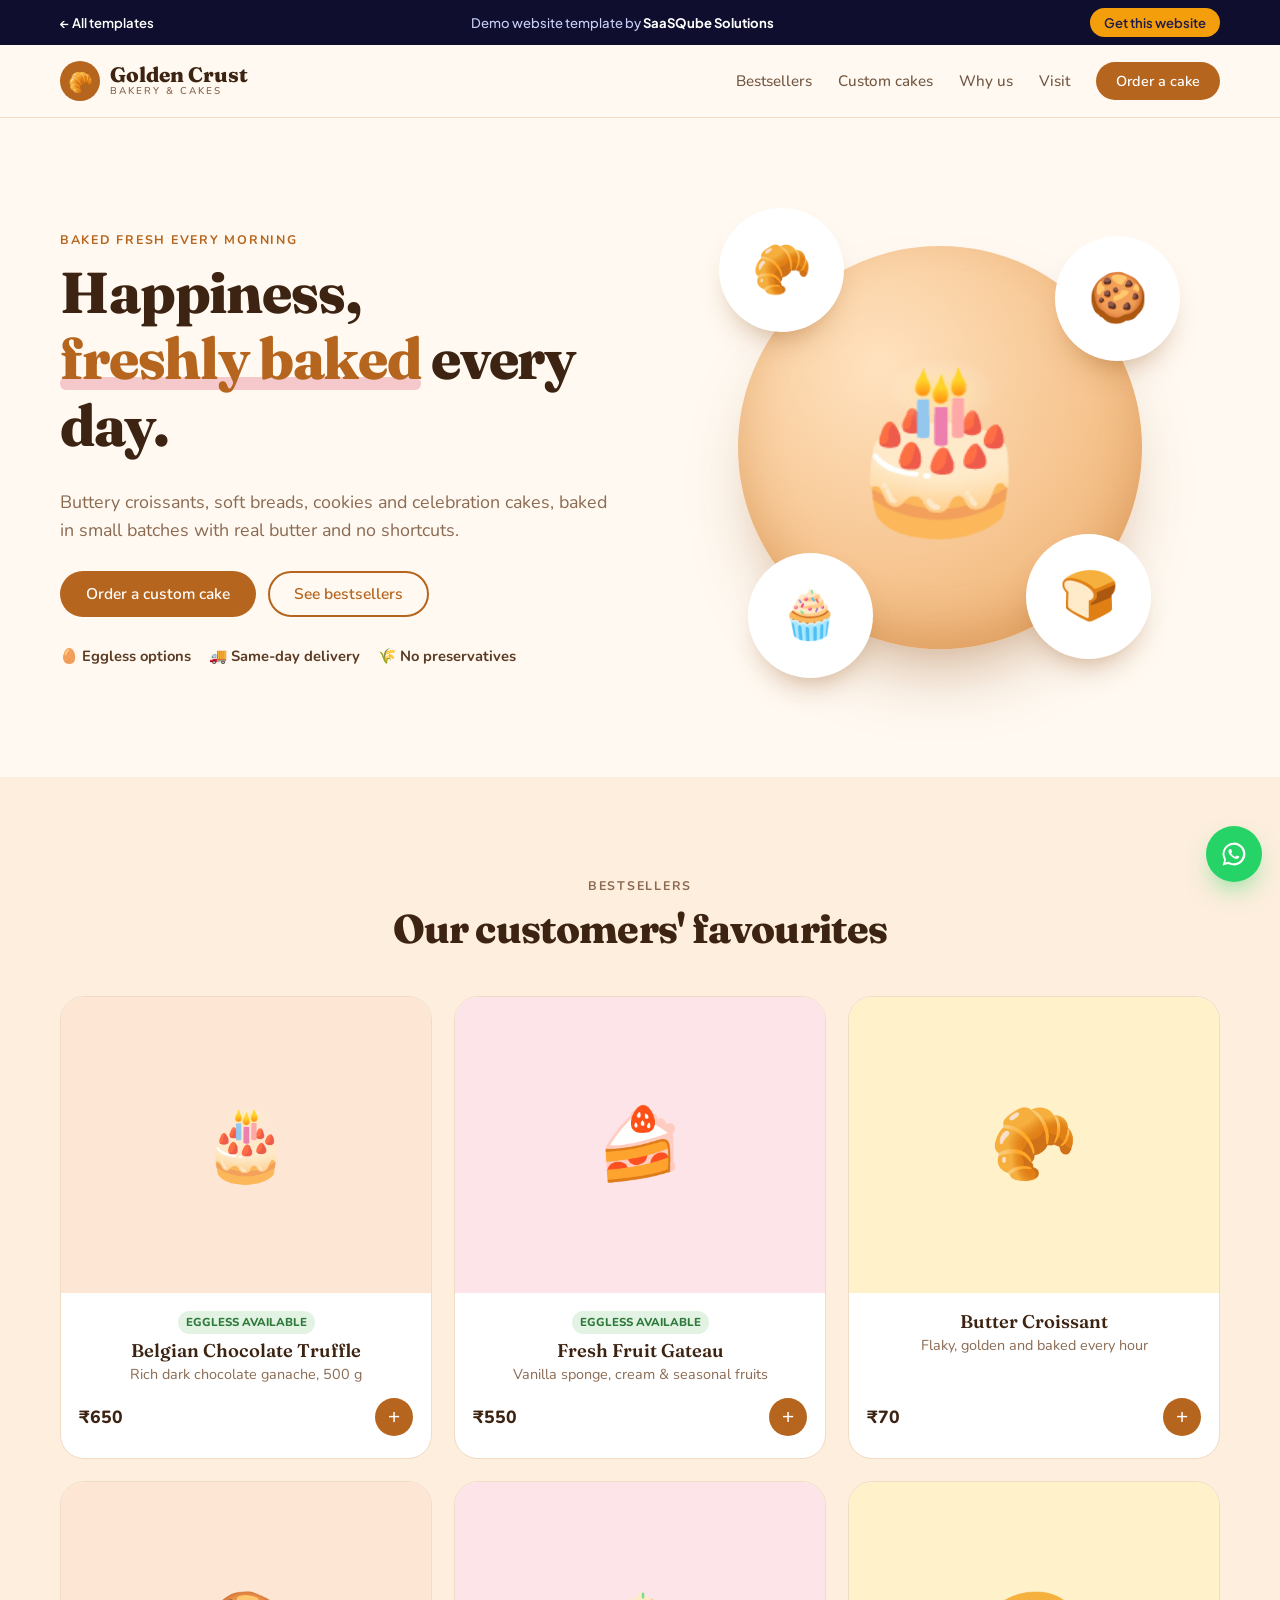
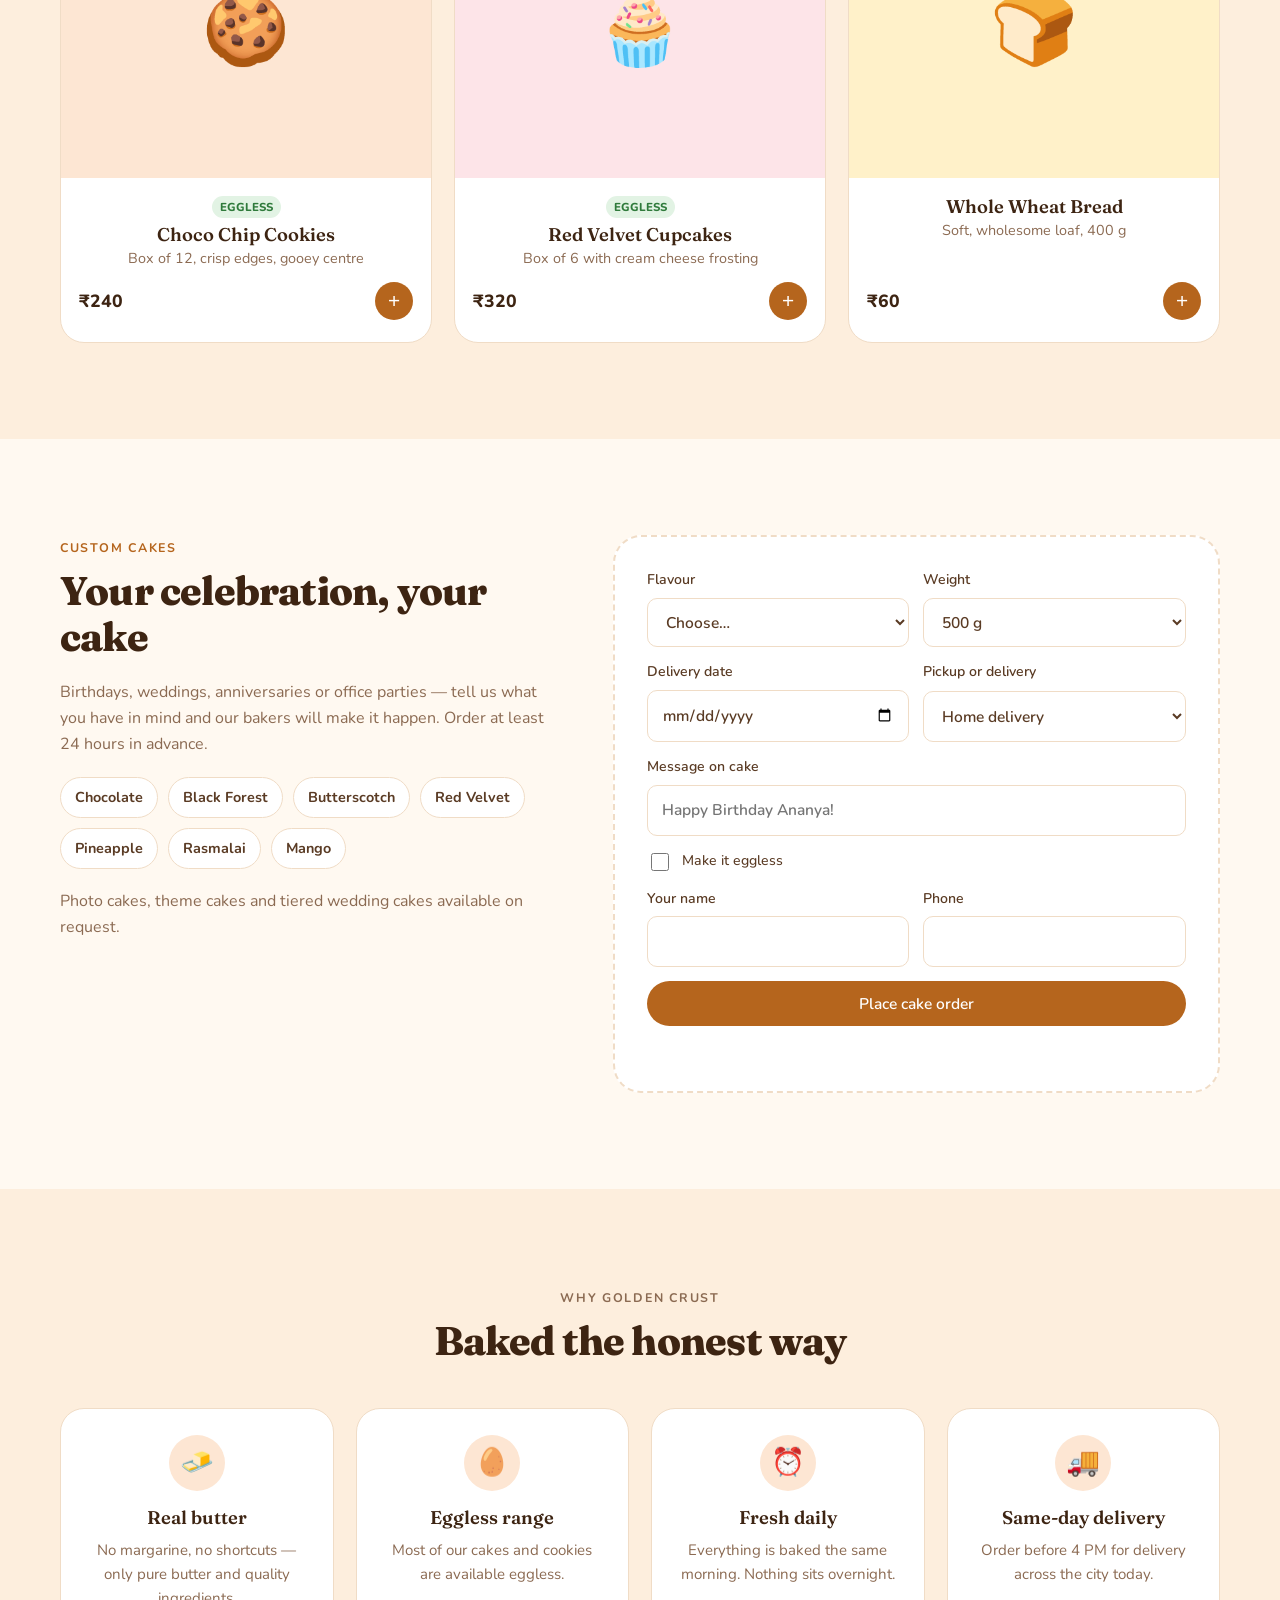
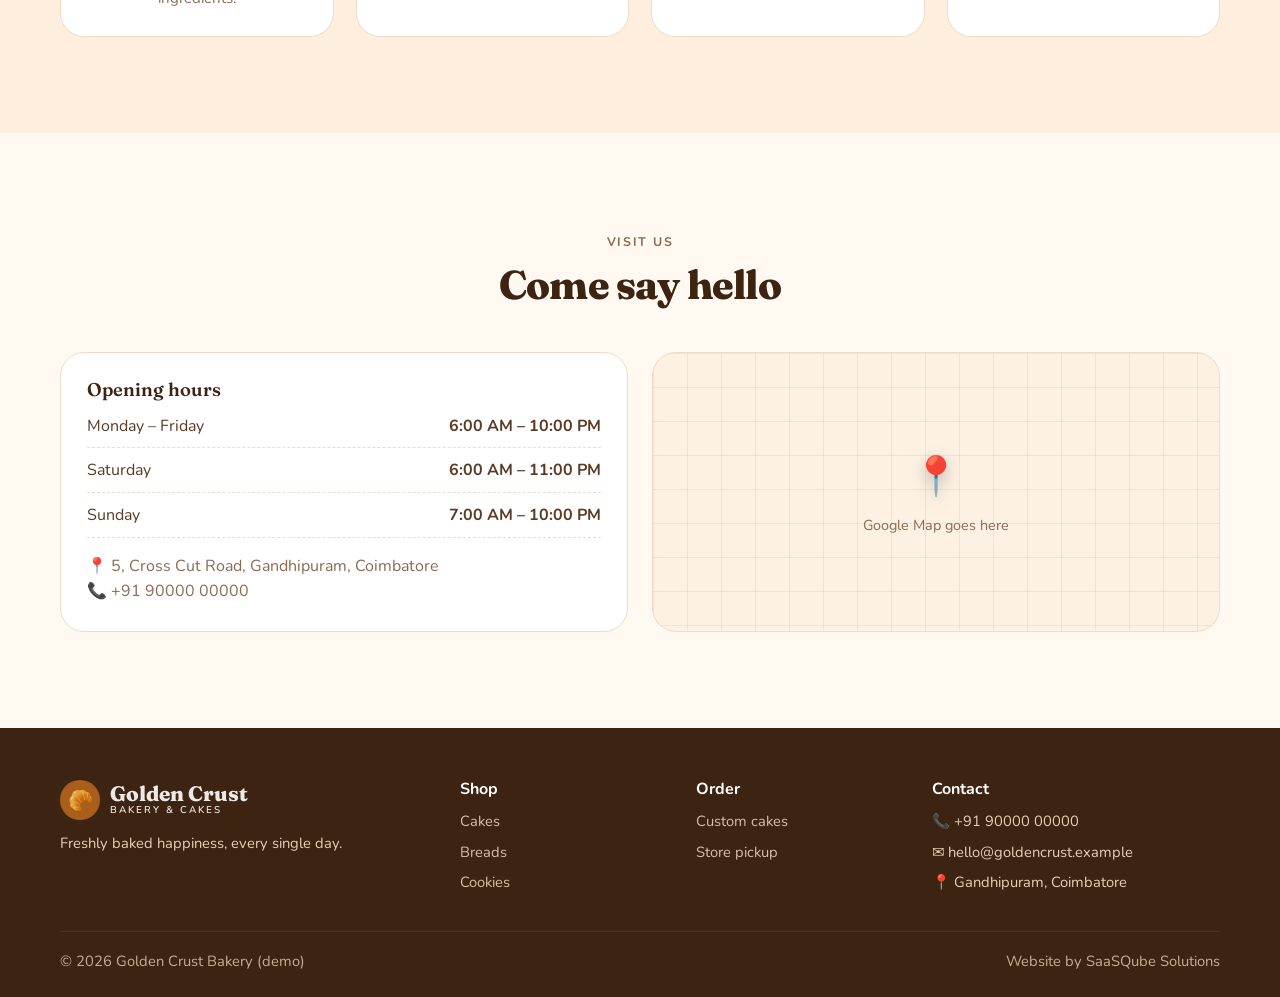
<file: templates/bakery/index.html>
<!doctype html>
<html lang="en">
<head>
  <meta charset="utf-8">
  <meta name="viewport" content="width=device-width, initial-scale=1">
  <title>Golden Crust Bakery — Bakery Website Template | SaaSQube Solutions</title>
  <meta name="description" content="Demo bakery and cake shop website template by SaaSQube Solutions: bestsellers, custom cake orders, eggless options and store hours.">
  <meta name="robots" content="noindex">
  <link rel="preconnect" href="https://fonts.googleapis.com">
  <link rel="preconnect" href="https://fonts.gstatic.com" crossorigin>
  <link href="https://fonts.googleapis.com/css2?family=Fraunces:opsz,wght@9..144,600;9..144,800&family=Nunito:wght@400;600;700;800&family=Plus+Jakarta+Sans:wght@500;600&display=swap" rel="stylesheet">
  <link rel="stylesheet" href="../shared.css">
  <style>
    :root {
      --font: "Nunito", system-ui, sans-serif; --font-head: "Fraunces", Georgia, serif;
      --primary: #b5651d; --primary-dark: #8f4c12; --accent: #e88d9b; --on-accent: #fff;
      --bg: #fff9f1; --alt: #fdeedd; --surface: #ffffff;
      --text: #5a3b24; --heading: #3d2412; --muted: #8b6a52; --line: #f0dcc6;
      --tint: #fde6d3; --radius: 24px; --mark-radius: 50%;
      --footer-bg: #3d2412; --footer-text: #e9cfb7;
    }
    h1, h2 { font-weight: 800; letter-spacing: -.02em; }
    h3 { font-family: var(--font-head); font-weight: 600; }
    .hero { padding: clamp(44px, 7vw, 90px) 0; overflow: hidden; }
    .hero-grid { display: grid; grid-template-columns: 1fr 1fr; gap: 40px; align-items: center; }
    .hero h1 em { font-style: normal; color: var(--primary); position: relative; white-space: nowrap; }
    .hero h1 em::after { content: ""; position: absolute; left: 0; right: 0; bottom: .08em; height: .22em; background: var(--accent); opacity: .45; border-radius: 6px; z-index: -1; }
    .hero .lead { font-size: 1.12rem; color: var(--muted); max-width: 32em; }
    .hero .ctas { display: flex; gap: 12px; flex-wrap: wrap; margin-top: 26px; }
    .hero .btn-outline { color: var(--primary); }
    .badge-row { display: flex; gap: 18px; margin-top: 28px; flex-wrap: wrap; font-weight: 700; font-size: .92rem; }
    .badge-row span { display: flex; align-items: center; gap: 6px; }
    .bake-art { position: relative; aspect-ratio: 1; max-width: 480px; margin-inline: auto; width: 100%; }
    .bake-art .circle { position: absolute; inset: 8%; border-radius: 50%; background: radial-gradient(circle at 35% 30%, #ffe2bf, #f6c48f 55%, #e9a868); box-shadow: inset 0 -20px 40px rgba(181, 101, 29, .25), 0 40px 70px -30px rgba(143, 76, 18, .5); display: grid; place-items: center; font-size: clamp(7rem, 16vw, 10rem); }
    .bake-art .bubble { position: absolute; width: 26%; aspect-ratio: 1; border-radius: 50%; background: #fff; display: grid; place-items: center; font-size: clamp(2rem, 4vw, 3rem); box-shadow: 0 18px 30px -16px rgba(143, 76, 18, .5); animation: bob 5s ease-in-out infinite; }
    .bake-art .b1 { top: 0; left: 4%; }
    .bake-art .b2 { top: 6%; right: 0; animation-delay: -1.5s; }
    .bake-art .b3 { bottom: 2%; left: 10%; animation-delay: -3s; }
    .bake-art .b4 { bottom: 6%; right: 6%; animation-delay: -2s; }
    @keyframes bob { 50% { transform: translateY(-10px) rotate(4deg); } }
    .product { padding: 0; overflow: hidden; text-align: center; display: flex; flex-direction: column; }
    .product .art { aspect-ratio: 1.25; display: grid; place-items: center; font-size: 4.4rem; background: var(--tint); }
    .product:nth-child(3n+2) .art { background: #fde4e8; }
    .product:nth-child(3n) .art { background: #fff1c9; }
    .product .body { padding: 18px 18px 22px; flex: 1; display: flex; flex-direction: column; }
    .product h3 { margin-bottom: 2px; font-size: 1.15rem; }
    .product p { color: var(--muted); font-size: .9rem; margin-bottom: 12px; }
    .product .foot { display: flex; align-items: center; justify-content: space-between; margin-top: auto; }
    .product .eggless { align-self: center; }
    .product .price { font-weight: 800; font-size: 1.1rem; color: var(--heading); }
    .product .add { width: 38px; height: 38px; border-radius: 50%; border: 0; background: var(--primary); color: #fff; font-size: 1.3rem; cursor: pointer; }
    .eggless { display: inline-block; font-size: .72rem; font-weight: 800; color: #2f7a3b; background: #e2f3e4; border-radius: 999px; padding: 2px 8px; margin-bottom: 6px; }
    .cake-grid { display: grid; grid-template-columns: .9fr 1.1fr; gap: 56px; align-items: start; }
    .cake-box { background: #fff; border-radius: 28px; padding: 32px; border: 2px dashed var(--line); }
    .flavours { display: flex; flex-wrap: wrap; gap: 10px; margin: 20px 0; }
    .flavours span { background: #fff; border: 1px solid var(--line); border-radius: 999px; padding: 8px 14px; font-weight: 700; font-size: .9rem; }
    .why { text-align: center; }
    .why .emoji-tile { margin-inline: auto; border-radius: 50%; }
    .why p { color: var(--muted); font-size: .94rem; }
    .visit { display: grid; grid-template-columns: 1fr 1fr; gap: 24px; }
    .visit .card h3 { margin-bottom: 14px; }
    .visit ul { list-style: none; padding: 0; margin: 0; display: grid; gap: 10px; }
    .visit li { display: flex; justify-content: space-between; border-bottom: 1px dashed var(--line); padding-bottom: 8px; }
    @media (max-width: 900px) { .hero-grid, .cake-grid, .visit { grid-template-columns: 1fr; } }
  </style>
</head>
<body>
  <div class="demo-bar"><div class="container">
    <a href="../">← All templates</a>
    <span class="db-text">Demo website template by <strong>SaaSQube Solutions</strong></span>
    <a class="db-cta" href="../../index.html?template=Bakery#contact">Get this website</a>
  </div></div>

  <header class="t-header">
    <div class="container t-nav-wrap">
      <a href="#top" class="t-logo"><span class="mark">🥐</span><span>Golden Crust<small>Bakery &amp; Cakes</small></span></a>
      <button class="t-toggle" aria-expanded="false" aria-controls="t-nav" aria-label="Open menu"><span></span><span></span><span></span></button>
      <nav class="t-nav" id="t-nav">
        <a href="#bestsellers">Bestsellers</a>
        <a href="#cakes">Custom cakes</a>
        <a href="#why">Why us</a>
        <a href="#visit">Visit</a>
        <a href="#cakes" class="btn btn-primary btn-sm">Order a cake</a>
      </nav>
    </div>
  </header>

  <main id="top">
    <section class="hero">
      <div class="container hero-grid">
        <div>
          <p class="kicker">Baked fresh every morning</p>
          <h1>Happiness, <em>freshly baked</em> every day.</h1>
          <p class="lead">Buttery croissants, soft breads, cookies and celebration cakes, baked in small batches with real butter and no shortcuts.</p>
          <div class="ctas">
            <a href="#cakes" class="btn btn-primary">Order a custom cake</a>
            <a href="#bestsellers" class="btn btn-outline">See bestsellers</a>
          </div>
          <div class="badge-row"><span>🥚 Eggless options</span><span>🚚 Same-day delivery</span><span>🌾 No preservatives</span></div>
        </div>
        <div class="bake-art" aria-hidden="true">
          <div class="circle">🎂</div>
          <div class="bubble b1">🥐</div><div class="bubble b2">🍪</div><div class="bubble b3">🧁</div><div class="bubble b4">🍞</div>
        </div>
      </div>
    </section>

    <section class="section section-alt" id="bestsellers">
      <div class="container">
        <div class="section-head">
          <p class="kicker">Bestsellers</p>
          <h2>Our customers' favourites</h2>
        </div>
        <div class="grid g3">
          <article class="card product"><div class="art" aria-hidden="true">🎂</div><div class="body"><span class="eggless">EGGLESS AVAILABLE</span><h3>Belgian Chocolate Truffle</h3><p>Rich dark chocolate ganache, 500 g</p><div class="foot"><span class="price">₹650</span><button class="add" aria-label="Add Belgian Chocolate Truffle">+</button></div></div></article>
          <article class="card product"><div class="art" aria-hidden="true">🍰</div><div class="body"><span class="eggless">EGGLESS AVAILABLE</span><h3>Fresh Fruit Gateau</h3><p>Vanilla sponge, cream &amp; seasonal fruits</p><div class="foot"><span class="price">₹550</span><button class="add" aria-label="Add Fresh Fruit Gateau">+</button></div></div></article>
          <article class="card product"><div class="art" aria-hidden="true">🥐</div><div class="body"><h3>Butter Croissant</h3><p>Flaky, golden and baked every hour</p><div class="foot"><span class="price">₹70</span><button class="add" aria-label="Add Butter Croissant">+</button></div></div></article>
          <article class="card product"><div class="art" aria-hidden="true">🍪</div><div class="body"><span class="eggless">EGGLESS</span><h3>Choco Chip Cookies</h3><p>Box of 12, crisp edges, gooey centre</p><div class="foot"><span class="price">₹240</span><button class="add" aria-label="Add Choco Chip Cookies">+</button></div></div></article>
          <article class="card product"><div class="art" aria-hidden="true">🧁</div><div class="body"><span class="eggless">EGGLESS</span><h3>Red Velvet Cupcakes</h3><p>Box of 6 with cream cheese frosting</p><div class="foot"><span class="price">₹320</span><button class="add" aria-label="Add Red Velvet Cupcakes">+</button></div></div></article>
          <article class="card product"><div class="art" aria-hidden="true">🍞</div><div class="body"><h3>Whole Wheat Bread</h3><p>Soft, wholesome loaf, 400 g</p><div class="foot"><span class="price">₹60</span><button class="add" aria-label="Add Whole Wheat Bread">+</button></div></div></article>
        </div>
      </div>
    </section>

    <section class="section" id="cakes">
      <div class="container cake-grid">
        <div>
          <p class="kicker">Custom cakes</p>
          <h2>Your celebration, your cake</h2>
          <p class="muted">Birthdays, weddings, anniversaries or office parties — tell us what you have in mind and our bakers will make it happen. Order at least 24 hours in advance.</p>
          <div class="flavours"><span>Chocolate</span><span>Black Forest</span><span>Butterscotch</span><span>Red Velvet</span><span>Pineapple</span><span>Rasmalai</span><span>Mango</span></div>
          <p class="muted">Photo cakes, theme cakes and tiered wedding cakes available on request.</p>
        </div>
        <div class="cake-box">
          <form class="form" data-demo>
            <div class="row">
              <label>Flavour<select required><option value="">Choose…</option><option>Chocolate Truffle</option><option>Black Forest</option><option>Butterscotch</option><option>Red Velvet</option><option>Pineapple</option><option>Rasmalai</option></select></label>
              <label>Weight<select><option>500 g</option><option>1 kg</option><option>1.5 kg</option><option>2 kg</option><option>3 kg+</option></select></label>
            </div>
            <div class="row">
              <label>Delivery date<input type="date" required></label>
              <label>Pickup or delivery<select><option>Home delivery</option><option>Store pickup</option></select></label>
            </div>
            <label>Message on cake<input type="text" placeholder="Happy Birthday Ananya!"></label>
            <label class="check"><input type="checkbox"> Make it eggless</label>
            <div class="row">
              <label>Your name<input type="text" required></label>
              <label>Phone<input type="tel" required></label>
            </div>
            <button class="btn btn-primary btn-block">Place cake order</button>
            <p class="form-msg" role="status" aria-live="polite"></p>
          </form>
        </div>
      </div>
    </section>

    <section class="section section-alt" id="why">
      <div class="container">
        <div class="section-head"><p class="kicker">Why Golden Crust</p><h2>Baked the honest way</h2></div>
        <div class="grid g4">
          <div class="card why"><div class="emoji-tile">🧈</div><h3>Real butter</h3><p>No margarine, no shortcuts — only pure butter and quality ingredients.</p></div>
          <div class="card why"><div class="emoji-tile">🥚</div><h3>Eggless range</h3><p>Most of our cakes and cookies are available eggless.</p></div>
          <div class="card why"><div class="emoji-tile">⏰</div><h3>Fresh daily</h3><p>Everything is baked the same morning. Nothing sits overnight.</p></div>
          <div class="card why"><div class="emoji-tile">🚚</div><h3>Same-day delivery</h3><p>Order before 4 PM for delivery across the city today.</p></div>
        </div>
      </div>
    </section>

    <section class="section" id="visit">
      <div class="container">
        <div class="section-head"><p class="kicker">Visit us</p><h2>Come say hello</h2></div>
        <div class="visit">
          <div class="card">
            <h3>Opening hours</h3>
            <ul><li><span>Monday – Friday</span><b>6:00 AM – 10:00 PM</b></li><li><span>Saturday</span><b>6:00 AM – 11:00 PM</b></li><li><span>Sunday</span><b>7:00 AM – 10:00 PM</b></li></ul>
            <p class="muted" style="margin:16px 0 0">📍 5, Cross Cut Road, Gandhipuram, Coimbatore<br>📞 +91 90000 00000</p>
          </div>
          <div class="map-ph" style="--map-bg:#fdf1e3"><div><span class="pin">📍</span>Google Map goes here</div></div>
        </div>
      </div>
    </section>
  </main>

  <footer class="t-footer">
    <div class="container">
      <div class="cols">
        <div><a href="#top" class="t-logo"><span class="mark">🥐</span><span>Golden Crust<small style="color:inherit">Bakery &amp; Cakes</small></span></a><p>Freshly baked happiness, every single day.</p></div>
        <div><h4>Shop</h4><ul><li><a href="#bestsellers">Cakes</a></li><li><a href="#bestsellers">Breads</a></li><li><a href="#bestsellers">Cookies</a></li></ul></div>
        <div><h4>Order</h4><ul><li><a href="#cakes">Custom cakes</a></li><li><a href="#visit">Store pickup</a></li></ul></div>
        <div><h4>Contact</h4><ul><li>📞 +91 90000 00000</li><li>✉️ hello@goldencrust.example</li><li>📍 Gandhipuram, Coimbatore</li></ul></div>
      </div>
      <div class="bottom"><p>© <span data-year>2026</span> Golden Crust Bakery (demo)</p><p>Website by SaaSQube Solutions</p></div>
    </div>
  </footer>

  <a class="t-wa" href="#cakes" aria-label="Order on WhatsApp"><svg viewBox="0 0 32 32" aria-hidden="true"><path fill="currentColor" d="M16 3a13 13 0 0 0-11.2 19.6L3 29l6.6-1.7A13 13 0 1 0 16 3zm0 23.6c-2 0-4-.6-5.7-1.6l-.4-.2-3.9 1 1-3.8-.3-.4A10.6 10.6 0 1 1 16 26.6zm5.8-7.9c-.3-.2-1.9-.9-2.2-1-.3-.1-.5-.2-.7.2l-1 1.2c-.2.2-.4.2-.7.1a8.7 8.7 0 0 1-4.3-3.8c-.3-.6.3-.5.9-1.7.1-.2 0-.4 0-.5l-1-2.4c-.3-.6-.5-.5-.7-.5h-.6c-.2 0-.5 0-.8.4-.3.3-1 1-1 2.5s1.1 2.9 1.2 3.1c.2.2 2.1 3.2 5.1 4.5 1.9.8 2.6.9 3.6.7.6-.1 1.9-.8 2.1-1.5.3-.7.3-1.3.2-1.5l-.1-.1z"/></svg></a>
  <script src="../shared.js" defer></script>
</body>
</html>
</file>
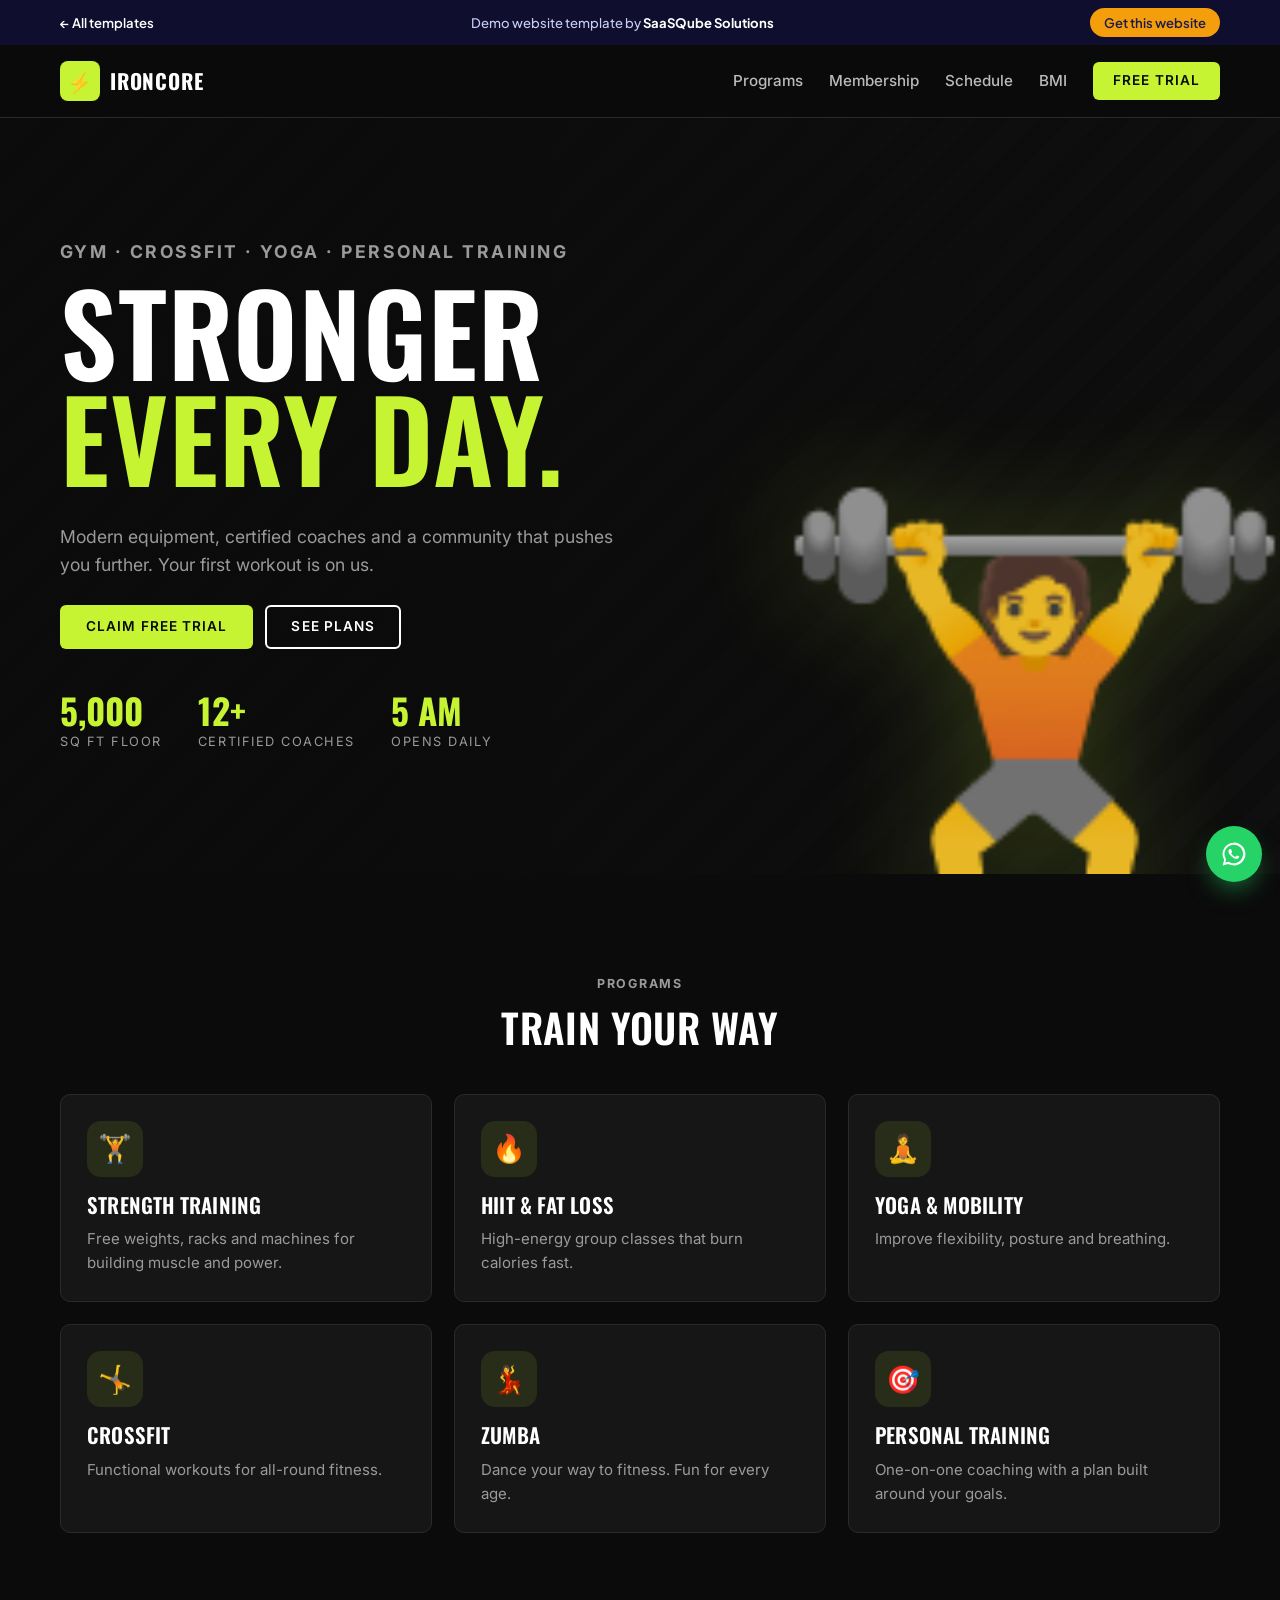
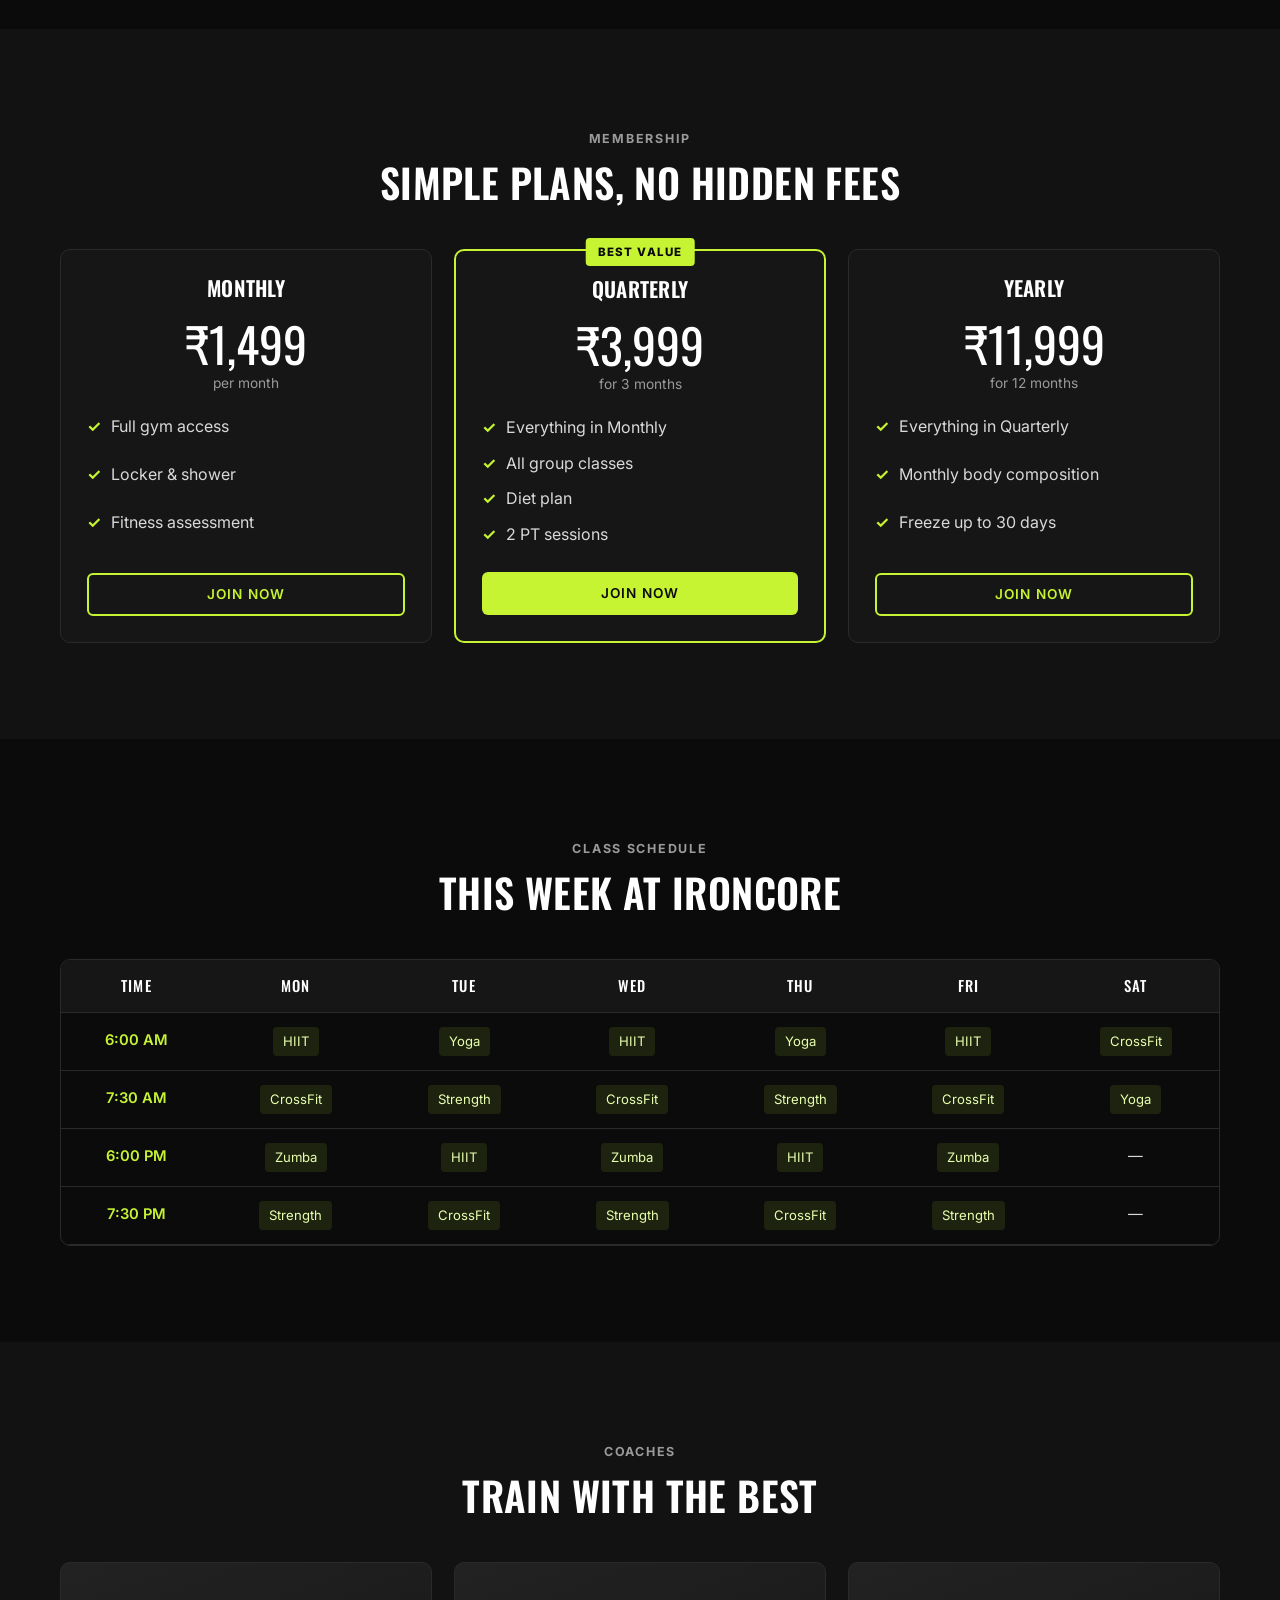
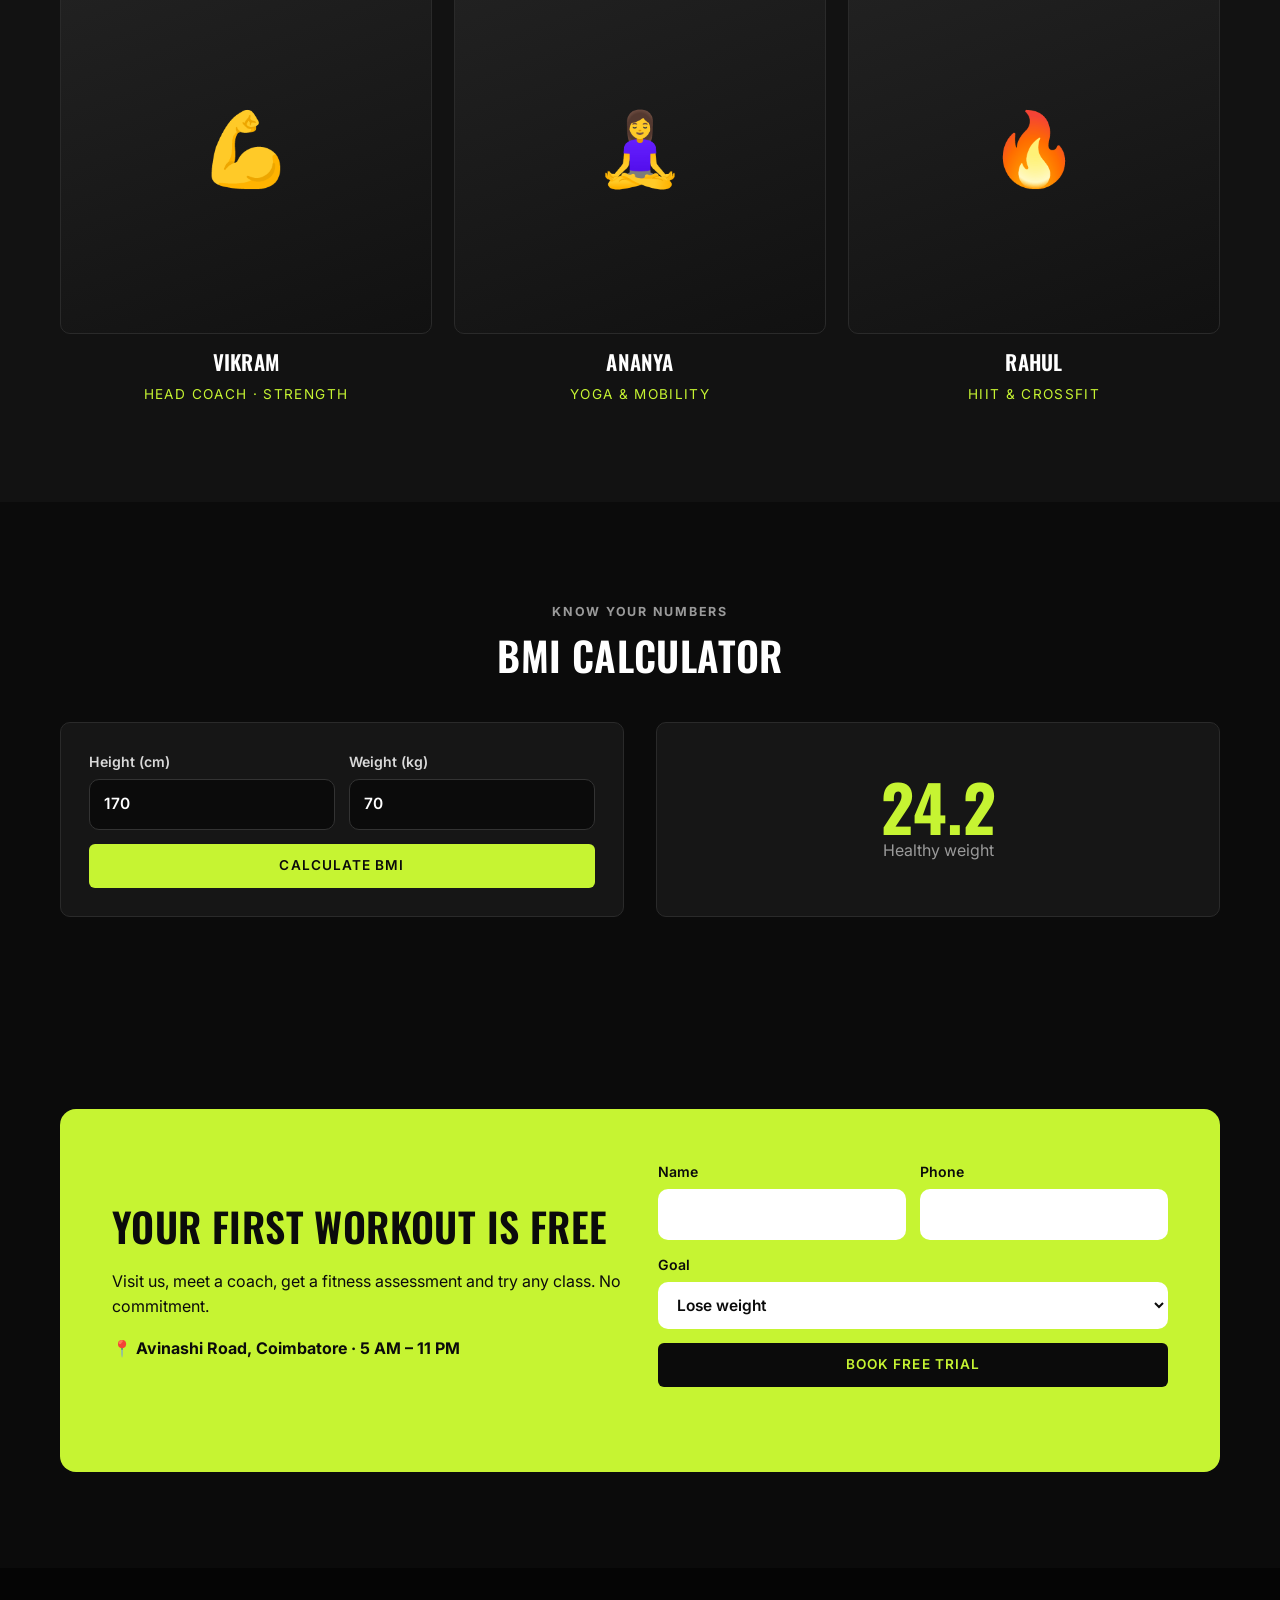
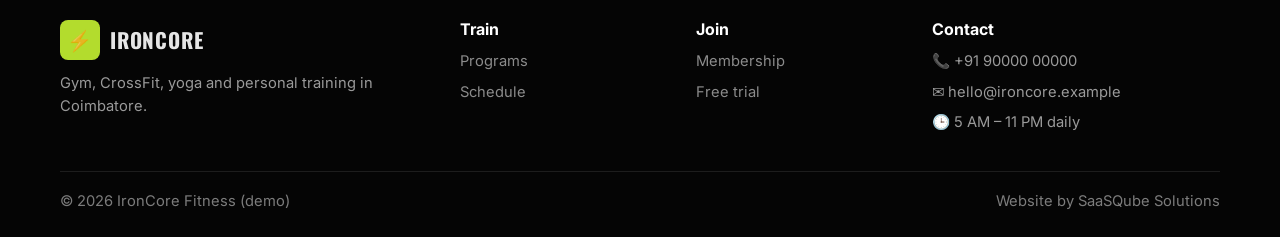
<file: templates/gym/index.html>
<!doctype html>
<html lang="en">
<head>
  <meta charset="utf-8">
  <meta name="viewport" content="width=device-width, initial-scale=1">
  <title>IronCore Fitness — Gym Website Template | SaaSQube Solutions</title>
  <meta name="description" content="Demo gym and fitness studio website template by SaaSQube Solutions: programs, membership plans, class schedule, BMI calculator and free trial sign-up.">
  <meta name="robots" content="noindex">
  <link rel="preconnect" href="https://fonts.googleapis.com">
  <link rel="preconnect" href="https://fonts.gstatic.com" crossorigin>
  <link href="https://fonts.googleapis.com/css2?family=Oswald:wght@500;600;700&family=Inter:wght@400;500;600&family=Plus+Jakarta+Sans:wght@500;600&display=swap" rel="stylesheet">
  <link rel="stylesheet" href="../shared.css">
  <style>
    :root {
      --font: "Inter", system-ui, sans-serif; --font-head: "Oswald", Impact, sans-serif;
      --primary: #c6f432; --primary-dark: #b0dc1f; --on-primary: #0b0b0b; --accent: #c6f432;
      --bg: #0b0b0b; --alt: #121212; --surface: #161616;
      --text: #d9d9d9; --heading: #ffffff; --muted: #9a9a9a; --line: #2a2a2a;
      --tint: rgba(198, 244, 50, .1); --radius: 10px; --btn-radius: 6px;
      --header-bg: rgba(11, 11, 11, .92);
      --field-bg: #0b0b0b; --field-line: #333; --field-text: #fff;
      --footer-bg: #050505; --footer-text: #9a9a9a;
    }
    h1, h2, h3 { text-transform: uppercase; letter-spacing: .01em; font-weight: 600; }
    h3 { font-size: 1.3rem; }
    .btn { text-transform: uppercase; letter-spacing: .08em; font-size: .85rem; }
    .t-logo { font-weight: 700; letter-spacing: .04em; text-transform: uppercase; }
    .t-logo .mark { border-radius: 8px; }
    .hero {
      min-height: 84vh; display: grid; align-items: center; position: relative; overflow: hidden;
      background:
        linear-gradient(90deg, rgba(11, 11, 11, .96) 30%, rgba(11, 11, 11, .55)),
        repeating-linear-gradient(-45deg, #141414 0 22px, #0f0f0f 22px 44px);
    }
    .hero .giant { position: absolute; right: -2%; bottom: -8%; font-size: clamp(14rem, 34vw, 30rem); line-height: 1; opacity: .9; filter: drop-shadow(0 0 60px rgba(198, 244, 50, .25)); }
    .hero .container { position: relative; z-index: 1; }
    .hero h1 { font-size: clamp(3rem, 9vw, 7rem); line-height: .95; margin-bottom: .3em; }
    .hero h1 span { color: var(--primary); display: block; }
    .hero p { font-size: 1.1rem; color: var(--muted); max-width: 32em; }
    .hero .ctas { display: flex; gap: 12px; flex-wrap: wrap; margin-top: 26px; }
    .hero .btn-outline { color: #fff; }
    .hero-stats { display: flex; gap: 36px; margin-top: 44px; flex-wrap: wrap; }
    .hero-stats strong { display: block; font-family: var(--font-head); font-size: 2.2rem; color: var(--primary); line-height: 1; }
    .hero-stats span { font-size: .8rem; text-transform: uppercase; letter-spacing: .12em; color: var(--muted); }
    .prog { position: relative; overflow: hidden; }
    .prog .emoji-tile { background: var(--tint); }
    .prog p { color: var(--muted); font-size: .94rem; }
    .prog::after { content: ""; position: absolute; left: 0; bottom: 0; height: 3px; width: 0; background: var(--primary); transition: width .3s; }
    .prog:hover::after { width: 100%; }
    .plan { display: flex; flex-direction: column; text-align: center; }
    .plan .price { font-family: var(--font-head); font-size: 3rem; color: var(--heading); line-height: 1; margin: 10px 0 4px; }
    .plan .per { color: var(--muted); font-size: .86rem; margin-bottom: 20px; }
    .plan ul { list-style: none; padding: 0; margin: 0 0 24px; display: grid; gap: 10px; flex: 1; text-align: left; }
    .plan li::before { content: "✓"; color: var(--primary); font-weight: 700; margin-right: 10px; }
    .plan.hot { border: 2px solid var(--primary); position: relative; }
    .plan.hot .flag { position: absolute; top: -13px; left: 50%; transform: translateX(-50%); background: var(--primary); color: #0b0b0b; font-size: .72rem; font-weight: 800; letter-spacing: .1em; padding: 5px 12px; border-radius: 4px; text-transform: uppercase; }
    .plan .btn-outline { color: var(--primary); }
    .schedule-wrap { overflow-x: auto; border: 1px solid var(--line); border-radius: var(--radius); }
    table { width: 100%; border-collapse: collapse; min-width: 680px; font-size: .92rem; }
    th, td { padding: 14px 12px; text-align: center; border-bottom: 1px solid var(--line); }
    th { font-family: var(--font-head); text-transform: uppercase; letter-spacing: .08em; color: var(--heading); background: var(--surface); font-weight: 500; }
    td:first-child { color: var(--primary); font-weight: 600; white-space: nowrap; }
    td span { display: inline-block; background: var(--tint); color: #e8ffb0; padding: 4px 10px; border-radius: 4px; font-size: .82rem; }
    .coach { text-align: center; }
    .coach .ph { aspect-ratio: 1; border-radius: var(--radius); display: grid; place-items: center; font-size: 4.5rem; margin-bottom: 16px; background: linear-gradient(160deg, #222, #111); border: 1px solid var(--line); }
    .coach p { color: var(--primary); font-size: .85rem; text-transform: uppercase; letter-spacing: .1em; margin: 0; }
    .bmi-grid { display: grid; grid-template-columns: 1fr 1fr; gap: 32px; align-items: stretch; }
    .bmi-result { display: grid; place-items: center; text-align: center; background: var(--surface); border: 1px solid var(--line); border-radius: var(--radius); padding: 28px; }
    .bmi-result strong { font-family: var(--font-head); font-size: 4rem; color: var(--primary); line-height: 1; display: block; }
    .bmi-result span { color: var(--muted); }
    .trial { background: var(--primary); color: #0b0b0b; border-radius: 16px; padding: clamp(28px, 5vw, 52px); display: grid; grid-template-columns: 1fr 1fr; gap: 36px; align-items: center; }
    .trial h2 { color: #0b0b0b; }
    .trial .form { --field-bg: #fff; --field-text: #0b0b0b; --field-line: transparent; --primary: #0b0b0b; --form-msg: #0b0b0b; }
    .trial .form label { color: #0b0b0b; }
    .trial .btn { background: #0b0b0b; color: var(--accent); }
    @media (max-width: 860px) { .bmi-grid, .trial { grid-template-columns: 1fr; } .hero .giant { opacity: .25; } }
  </style>
</head>
<body>
  <div class="demo-bar"><div class="container">
    <a href="../">← All templates</a>
    <span class="db-text">Demo website template by <strong>SaaSQube Solutions</strong></span>
    <a class="db-cta" href="../../index.html?template=Gym%20%26%20Fitness#contact">Get this website</a>
  </div></div>

  <header class="t-header">
    <div class="container t-nav-wrap">
      <a href="#top" class="t-logo"><span class="mark">⚡</span>IronCore</a>
      <button class="t-toggle" aria-expanded="false" aria-controls="t-nav" aria-label="Open menu"><span></span><span></span><span></span></button>
      <nav class="t-nav" id="t-nav">
        <a href="#programs">Programs</a>
        <a href="#plans">Membership</a>
        <a href="#schedule">Schedule</a>
        <a href="#bmi">BMI</a>
        <a href="#trial" class="btn btn-primary btn-sm">Free trial</a>
      </nav>
    </div>
  </header>

  <main id="top">
    <section class="hero">
      <span class="giant" aria-hidden="true">🏋️</span>
      <div class="container">
        <p class="kicker">Gym · CrossFit · Yoga · Personal training</p>
        <h1>Stronger <span>every day.</span></h1>
        <p>Modern equipment, certified coaches and a community that pushes you further. Your first workout is on us.</p>
        <div class="ctas">
          <a href="#trial" class="btn btn-primary">Claim free trial</a>
          <a href="#plans" class="btn btn-outline">See plans</a>
        </div>
        <div class="hero-stats">
          <div><strong>5,000</strong><span>sq ft floor</span></div>
          <div><strong>12+</strong><span>Certified coaches</span></div>
          <div><strong>5 AM</strong><span>Opens daily</span></div>
        </div>
      </div>
    </section>

    <section class="section" id="programs">
      <div class="container">
        <div class="section-head"><p class="kicker">Programs</p><h2>Train your way</h2></div>
        <div class="grid g3">
          <div class="card prog"><div class="emoji-tile">🏋️</div><h3>Strength training</h3><p>Free weights, racks and machines for building muscle and power.</p></div>
          <div class="card prog"><div class="emoji-tile">🔥</div><h3>HIIT &amp; fat loss</h3><p>High-energy group classes that burn calories fast.</p></div>
          <div class="card prog"><div class="emoji-tile">🧘</div><h3>Yoga &amp; mobility</h3><p>Improve flexibility, posture and breathing.</p></div>
          <div class="card prog"><div class="emoji-tile">🤸</div><h3>CrossFit</h3><p>Functional workouts for all-round fitness.</p></div>
          <div class="card prog"><div class="emoji-tile">💃</div><h3>Zumba</h3><p>Dance your way to fitness. Fun for every age.</p></div>
          <div class="card prog"><div class="emoji-tile">🎯</div><h3>Personal training</h3><p>One-on-one coaching with a plan built around your goals.</p></div>
        </div>
      </div>
    </section>

    <section class="section section-alt" id="plans">
      <div class="container">
        <div class="section-head"><p class="kicker">Membership</p><h2>Simple plans, no hidden fees</h2></div>
        <div class="grid g3">
          <div class="card plan"><h3>Monthly</h3><p class="price">₹1,499</p><p class="per">per month</p><ul><li>Full gym access</li><li>Locker &amp; shower</li><li>Fitness assessment</li></ul><a href="#trial" class="btn btn-outline">Join now</a></div>
          <div class="card plan hot"><span class="flag">Best value</span><h3>Quarterly</h3><p class="price">₹3,999</p><p class="per">for 3 months</p><ul><li>Everything in Monthly</li><li>All group classes</li><li>Diet plan</li><li>2 PT sessions</li></ul><a href="#trial" class="btn btn-primary">Join now</a></div>
          <div class="card plan"><h3>Yearly</h3><p class="price">₹11,999</p><p class="per">for 12 months</p><ul><li>Everything in Quarterly</li><li>Monthly body composition</li><li>Freeze up to 30 days</li></ul><a href="#trial" class="btn btn-outline">Join now</a></div>
        </div>
      </div>
    </section>

    <section class="section" id="schedule">
      <div class="container">
        <div class="section-head"><p class="kicker">Class schedule</p><h2>This week at IronCore</h2></div>
        <div class="schedule-wrap">
          <table>
            <thead><tr><th>Time</th><th>Mon</th><th>Tue</th><th>Wed</th><th>Thu</th><th>Fri</th><th>Sat</th></tr></thead>
            <tbody>
              <tr><td>6:00 AM</td><td><span>HIIT</span></td><td><span>Yoga</span></td><td><span>HIIT</span></td><td><span>Yoga</span></td><td><span>HIIT</span></td><td><span>CrossFit</span></td></tr>
              <tr><td>7:30 AM</td><td><span>CrossFit</span></td><td><span>Strength</span></td><td><span>CrossFit</span></td><td><span>Strength</span></td><td><span>CrossFit</span></td><td><span>Yoga</span></td></tr>
              <tr><td>6:00 PM</td><td><span>Zumba</span></td><td><span>HIIT</span></td><td><span>Zumba</span></td><td><span>HIIT</span></td><td><span>Zumba</span></td><td>—</td></tr>
              <tr><td>7:30 PM</td><td><span>Strength</span></td><td><span>CrossFit</span></td><td><span>Strength</span></td><td><span>CrossFit</span></td><td><span>Strength</span></td><td>—</td></tr>
            </tbody>
          </table>
        </div>
      </div>
    </section>

    <section class="section section-alt">
      <div class="container">
        <div class="section-head"><p class="kicker">Coaches</p><h2>Train with the best</h2></div>
        <div class="grid g3">
          <div class="coach"><div class="ph" aria-hidden="true">💪</div><h3>Vikram</h3><p>Head coach · Strength</p></div>
          <div class="coach"><div class="ph" aria-hidden="true">🧘‍♀️</div><h3>Ananya</h3><p>Yoga &amp; mobility</p></div>
          <div class="coach"><div class="ph" aria-hidden="true">🔥</div><h3>Rahul</h3><p>HIIT &amp; CrossFit</p></div>
        </div>
      </div>
    </section>

    <section class="section" id="bmi">
      <div class="container">
        <div class="section-head"><p class="kicker">Know your numbers</p><h2>BMI calculator</h2></div>
        <div class="bmi-grid">
          <form class="form card" id="bmi-form" style="padding:28px">
            <div class="row">
              <label>Height (cm)<input type="number" id="bmi-h" min="100" max="230" value="170" required></label>
              <label>Weight (kg)<input type="number" id="bmi-w" min="25" max="250" value="70" required></label>
            </div>
            <button class="btn btn-primary btn-block">Calculate BMI</button>
          </form>
          <div class="bmi-result" aria-live="polite"><div><strong id="bmi-val">24.2</strong><span id="bmi-cat">Healthy weight</span></div></div>
        </div>
      </div>
    </section>

    <section class="section" id="trial">
      <div class="container">
        <div class="trial">
          <div>
            <h2>Your first workout is free</h2>
            <p>Visit us, meet a coach, get a fitness assessment and try any class. No commitment.</p>
            <p><b>📍 Avinashi Road, Coimbatore · 5 AM – 11 PM</b></p>
          </div>
          <form class="form" data-demo>
            <div class="row">
              <label>Name<input type="text" required></label>
              <label>Phone<input type="tel" required></label>
            </div>
            <label>Goal<select><option>Lose weight</option><option>Build muscle</option><option>Get fit</option><option>Flexibility</option></select></label>
            <button class="btn btn-block">Book free trial</button>
            <p class="form-msg" role="status" aria-live="polite"></p>
          </form>
        </div>
      </div>
    </section>
  </main>

  <footer class="t-footer">
    <div class="container">
      <div class="cols">
        <div><a href="#top" class="t-logo"><span class="mark">⚡</span>IronCore</a><p>Gym, CrossFit, yoga and personal training in Coimbatore.</p></div>
        <div><h4>Train</h4><ul><li><a href="#programs">Programs</a></li><li><a href="#schedule">Schedule</a></li></ul></div>
        <div><h4>Join</h4><ul><li><a href="#plans">Membership</a></li><li><a href="#trial">Free trial</a></li></ul></div>
        <div><h4>Contact</h4><ul><li>📞 +91 90000 00000</li><li>✉️ hello@ironcore.example</li><li>🕒 5 AM – 11 PM daily</li></ul></div>
      </div>
      <div class="bottom"><p>© <span data-year>2026</span> IronCore Fitness (demo)</p><p>Website by SaaSQube Solutions</p></div>
    </div>
  </footer>

  <a class="t-wa" href="#trial" aria-label="Chat on WhatsApp"><svg viewBox="0 0 32 32" aria-hidden="true"><path fill="currentColor" d="M16 3a13 13 0 0 0-11.2 19.6L3 29l6.6-1.7A13 13 0 1 0 16 3zm0 23.6c-2 0-4-.6-5.7-1.6l-.4-.2-3.9 1 1-3.8-.3-.4A10.6 10.6 0 1 1 16 26.6zm5.8-7.9c-.3-.2-1.9-.9-2.2-1-.3-.1-.5-.2-.7.2l-1 1.2c-.2.2-.4.2-.7.1a8.7 8.7 0 0 1-4.3-3.8c-.3-.6.3-.5.9-1.7.1-.2 0-.4 0-.5l-1-2.4c-.3-.6-.5-.5-.7-.5h-.6c-.2 0-.5 0-.8.4-.3.3-1 1-1 2.5s1.1 2.9 1.2 3.1c.2.2 2.1 3.2 5.1 4.5 1.9.8 2.6.9 3.6.7.6-.1 1.9-.8 2.1-1.5.3-.7.3-1.3.2-1.5l-.1-.1z"/></svg></a>
  <script src="../shared.js" defer></script>
  <script>
    document.getElementById("bmi-form").addEventListener("submit", (e) => {
      e.preventDefault();
      const h = +document.getElementById("bmi-h").value / 100;
      const w = +document.getElementById("bmi-w").value;
      if (!h || !w) return;
      const bmi = w / (h * h);
      const cat = bmi < 18.5 ? "Underweight" : bmi < 25 ? "Healthy weight" : bmi < 30 ? "Overweight" : "Obese";
      document.getElementById("bmi-val").textContent = bmi.toFixed(1);
      document.getElementById("bmi-cat").textContent = cat;
    });
  </script>
</body>
</html>
</file>
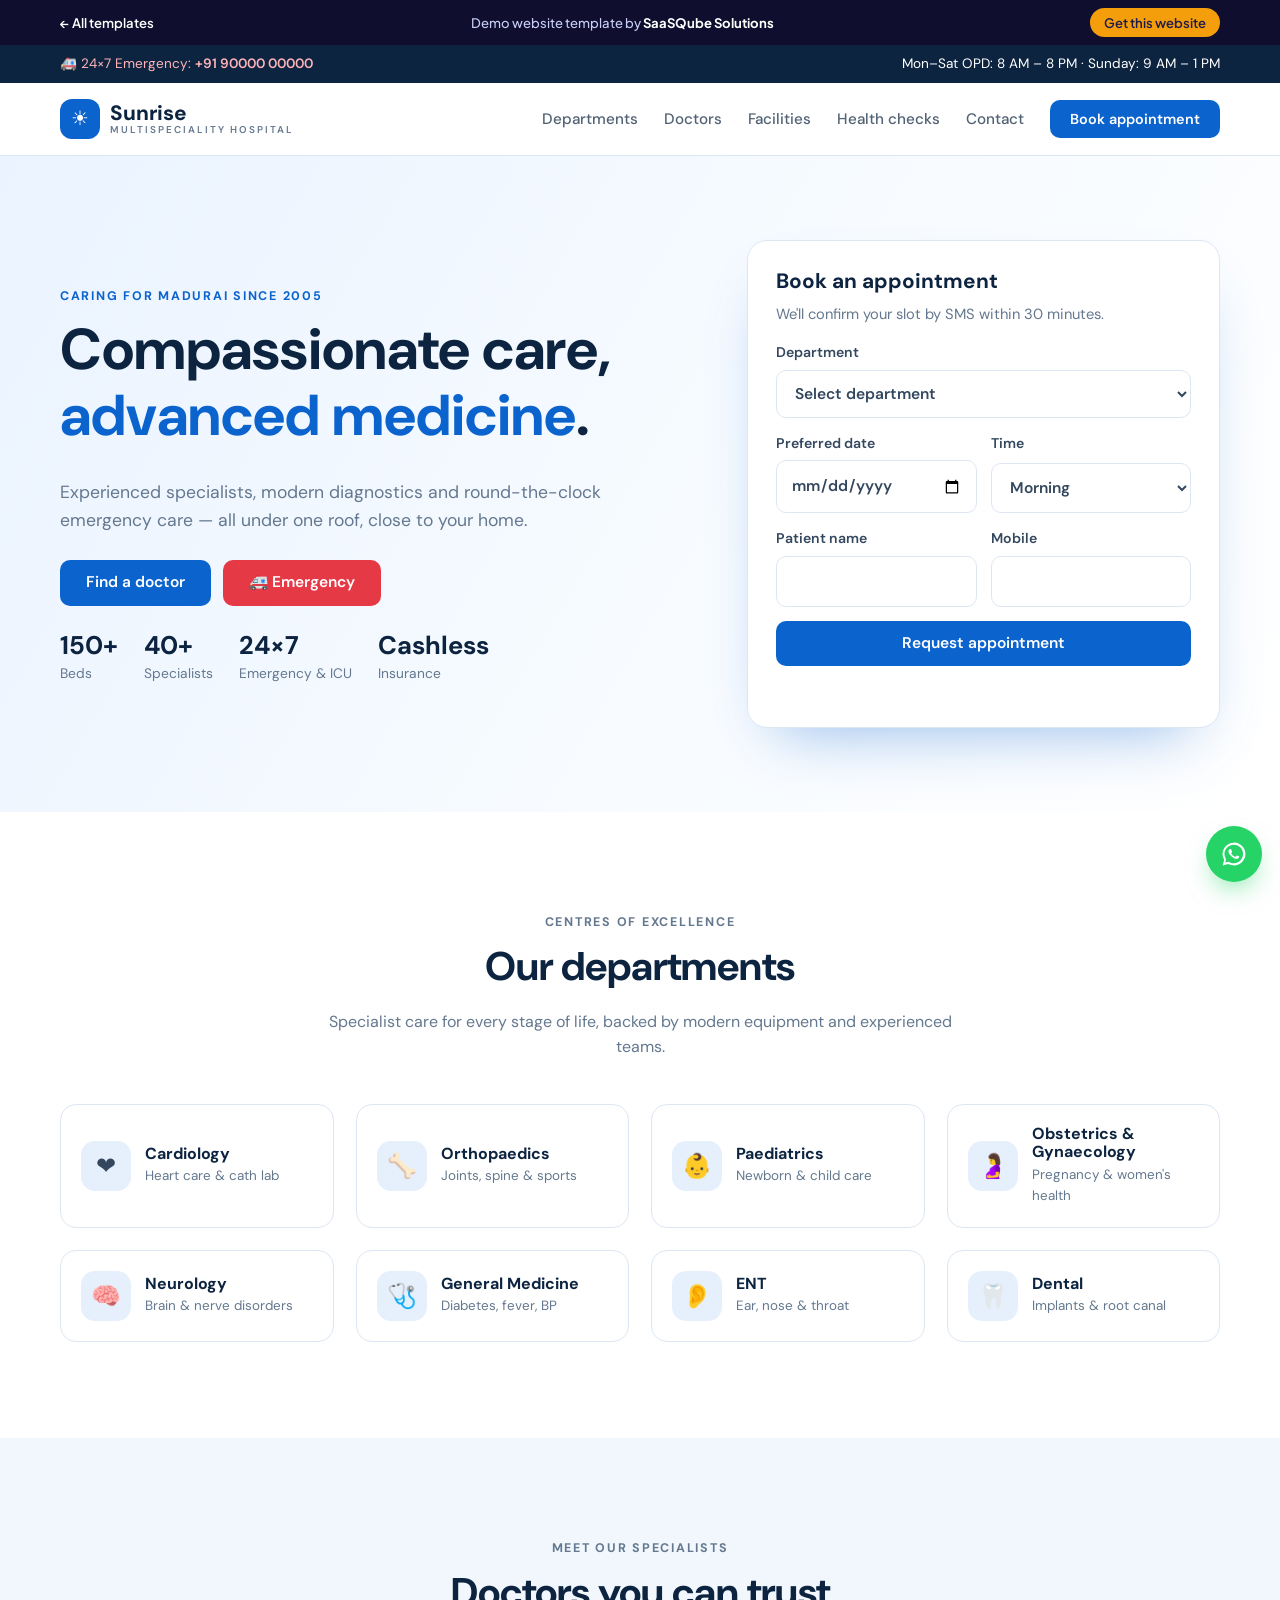
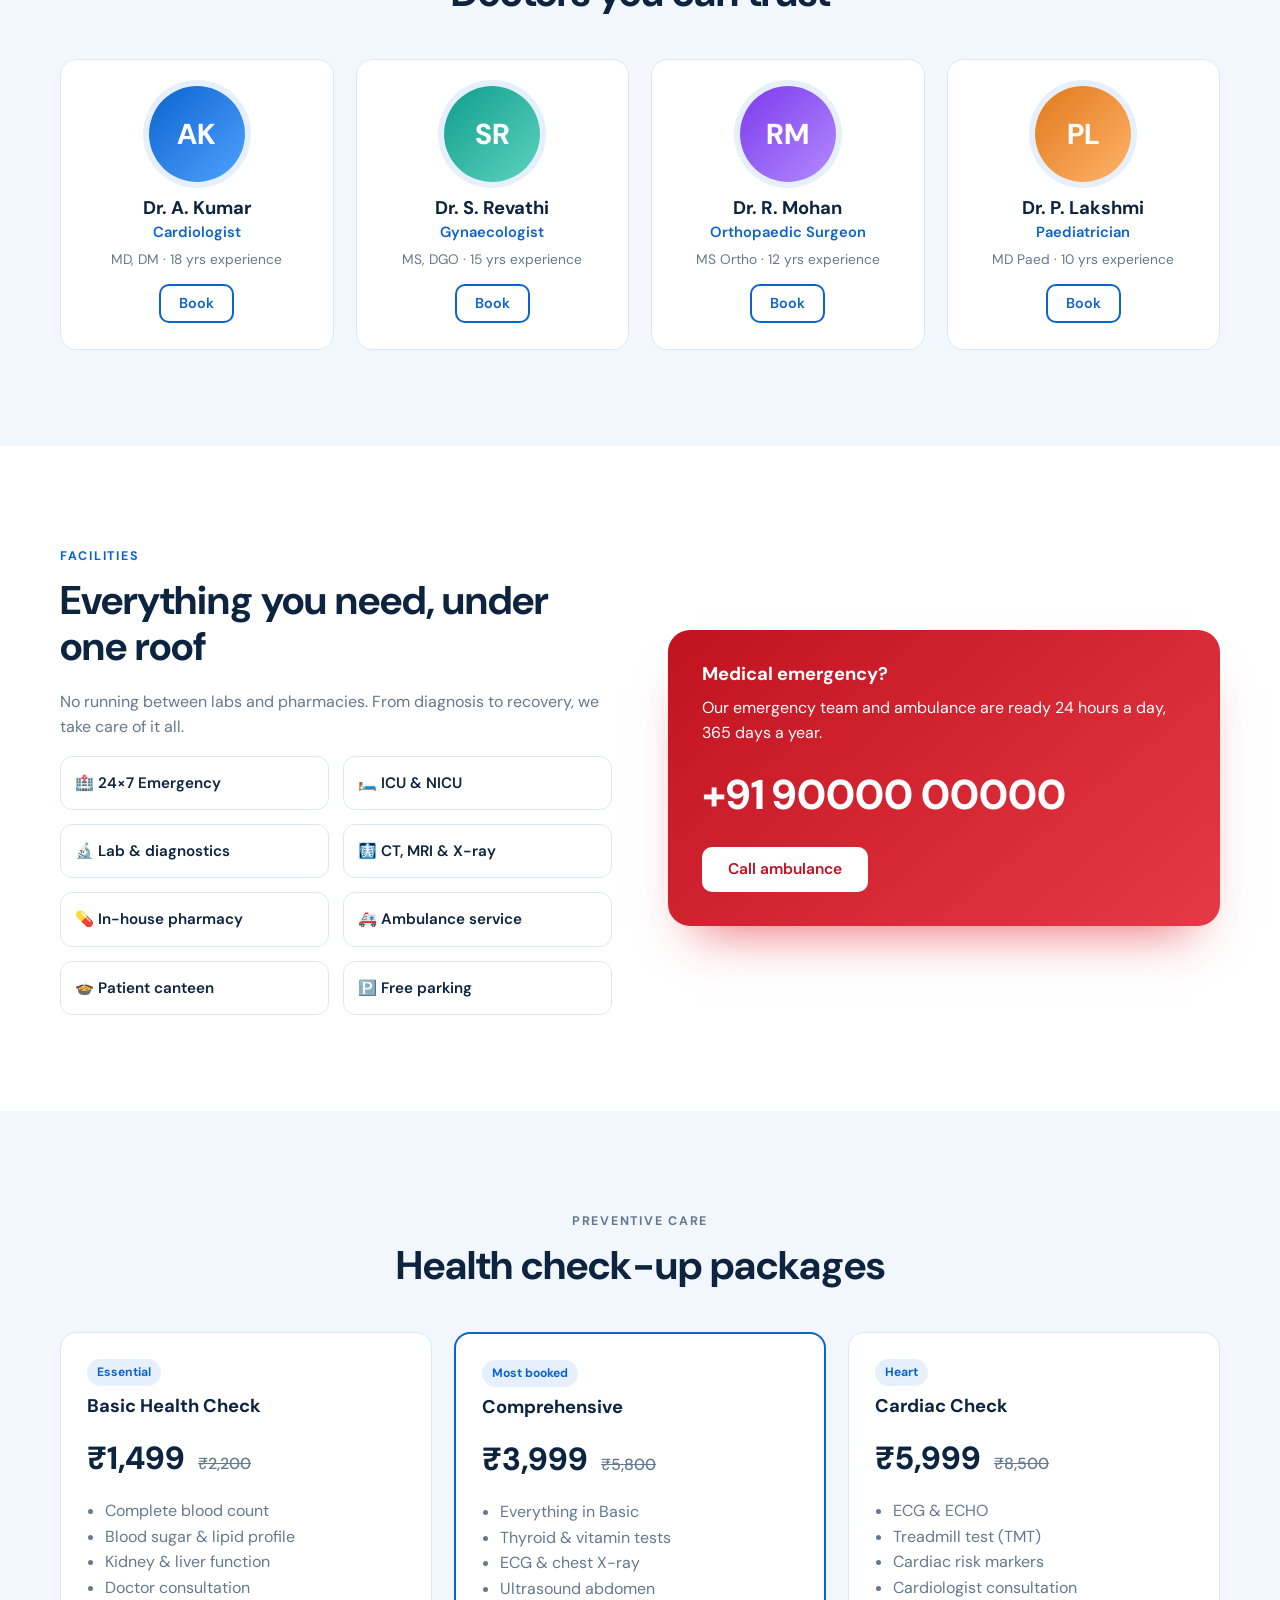
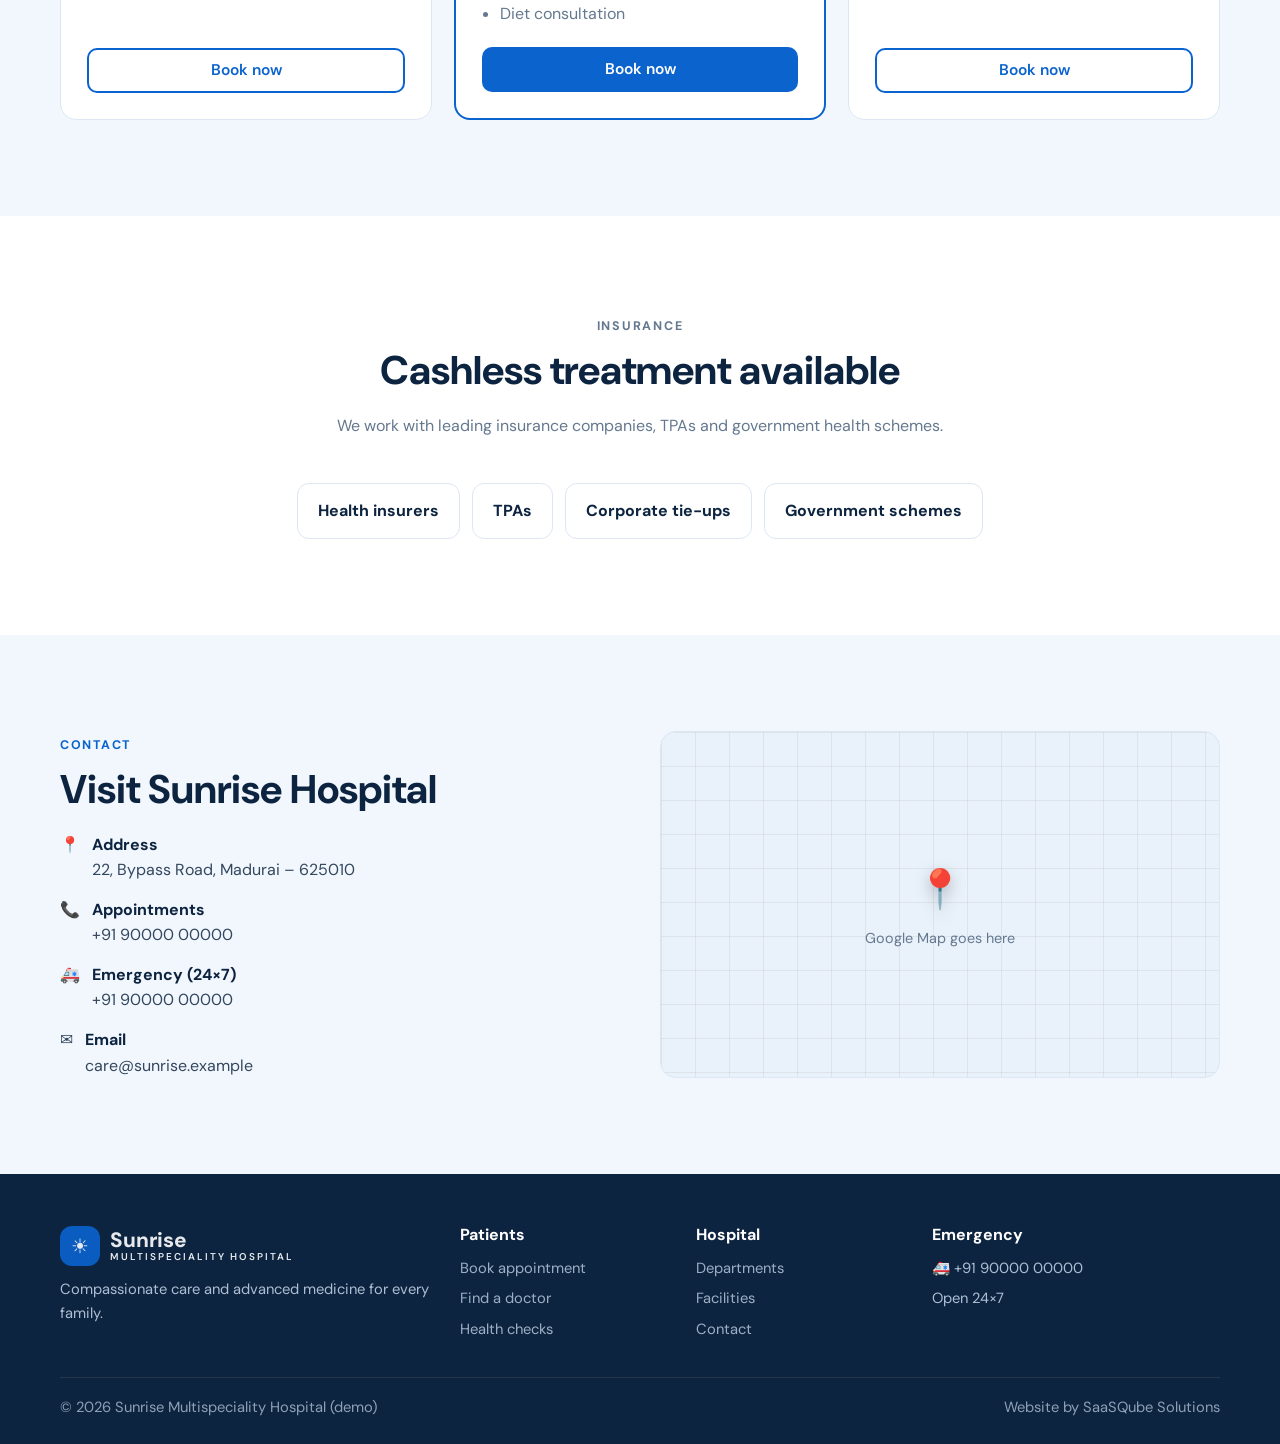
<file: templates/hospital/index.html>
<!doctype html>
<html lang="en">
<head>
  <meta charset="utf-8">
  <meta name="viewport" content="width=device-width, initial-scale=1">
  <title>Sunrise Hospital — Hospital Website Template | SaaSQube Solutions</title>
  <meta name="description" content="Demo hospital website template by SaaSQube Solutions: departments, doctor profiles, online appointments, health packages and 24x7 emergency.">
  <meta name="robots" content="noindex">
  <link rel="preconnect" href="https://fonts.googleapis.com">
  <link rel="preconnect" href="https://fonts.gstatic.com" crossorigin>
  <link href="https://fonts.googleapis.com/css2?family=DM+Sans:wght@400;500;600;700;800&family=Plus+Jakarta+Sans:wght@500;600&display=swap" rel="stylesheet">
  <link rel="stylesheet" href="../shared.css">
  <style>
    :root {
      --font: "DM Sans", system-ui, sans-serif;
      --primary: #0b63ce; --primary-dark: #084a9b; --accent: #e63946;
      --bg: #ffffff; --alt: #f2f7fd; --surface: #ffffff;
      --text: #33475e; --heading: #0d2440; --muted: #64788f; --line: #dde7f3;
      --tint: #e6f0fc; --radius: 16px; --btn-radius: 10px;
      --topbar-bg: #0d2440;
      --footer-bg: #0d2440; --footer-text: #aebfd4;
    }
    .topbar .emer { color: #ffb4b9; }
    .hero { background: linear-gradient(120deg, #eaf3ff 0%, #f7fbff 55%, #fff 100%); padding: clamp(44px, 7vw, 84px) 0; }
    .hero-grid { display: grid; grid-template-columns: 1.15fr .85fr; gap: 48px; align-items: center; }
    .hero h1 span { color: var(--primary); }
    .hero .lead { font-size: 1.1rem; color: var(--muted); max-width: 34em; }
    .hero .ctas { display: flex; gap: 12px; flex-wrap: wrap; margin: 26px 0; }
    .btn-emer { background: var(--accent); color: #fff; }
    .trust { display: flex; flex-wrap: wrap; gap: 26px; }
    .trust div strong { display: block; font-size: 1.6rem; color: var(--heading); line-height: 1.1; }
    .trust div span { font-size: .86rem; color: var(--muted); }
    .appt { background: #fff; border-radius: 20px; padding: 28px; box-shadow: 0 30px 60px -30px rgba(11, 99, 206, .45); border: 1px solid var(--line); }
    .appt h3 { font-size: 1.3rem; }
    .dept { display: flex; gap: 14px; align-items: center; padding: 20px; }
    .dept .emoji-tile { margin: 0; flex: none; width: 50px; height: 50px; font-size: 1.5rem; }
    .dept h3 { font-size: 1rem; margin: 0; }
    .dept p { font-size: .84rem; color: var(--muted); margin: 2px 0 0; }
    .doc { text-align: center; }
    .avatar {
      width: 96px; height: 96px; border-radius: 50%; margin: 0 auto 16px; display: grid; place-items: center;
      font-size: 1.8rem; font-weight: 800; color: #fff; background: linear-gradient(135deg, var(--primary), #4fa3ff);
      box-shadow: 0 0 0 6px var(--tint);
    }
    .doc:nth-child(2) .avatar { background: linear-gradient(135deg, #0f9d8a, #5fd3c2); }
    .doc:nth-child(3) .avatar { background: linear-gradient(135deg, #7c3aed, #b38bff); }
    .doc:nth-child(4) .avatar { background: linear-gradient(135deg, #e0791b, #ffb36b); }
    .doc h3 { margin-bottom: 2px; }
    .doc .spec { color: var(--primary); font-weight: 600; font-size: .92rem; margin-bottom: 4px; }
    .doc .exp { color: var(--muted); font-size: .86rem; }
    .fac-grid { display: grid; grid-template-columns: 1fr 1fr; gap: 56px; align-items: center; }
    .fac-list { list-style: none; padding: 0; margin: 0; display: grid; grid-template-columns: 1fr 1fr; gap: 14px; }
    .fac-list li { display: flex; gap: 10px; align-items: center; background: #fff; border: 1px solid var(--line); border-radius: 12px; padding: 14px; font-weight: 600; color: var(--heading); font-size: .95rem; }
    .emergency-card {
      background: linear-gradient(140deg, #c1121f, var(--accent)); color: #fff; border-radius: 22px; padding: 34px;
      box-shadow: 0 30px 50px -28px rgba(230, 57, 70, .8);
    }
    .emergency-card h2, .emergency-card h3 { color: #fff; }
    .emergency-card .num { font-size: clamp(2rem, 4vw, 2.6rem); font-weight: 800; margin: 8px 0 18px; display: block; color: #fff; text-decoration: none; }
    .emergency-card .btn { background: #fff; color: #c1121f; }
    .pkg { display: flex; flex-direction: column; }
    .pkg .price { font-size: 2rem; font-weight: 800; color: var(--heading); margin: 6px 0 14px; }
    .pkg .price s { font-size: 1rem; color: var(--muted); font-weight: 500; margin-left: 6px; }
    .pkg ul { padding-left: 1.1em; color: var(--muted); flex: 1; margin: 0 0 20px; }
    .pkg.best { border: 2px solid var(--primary); }
    .pkg .tag { align-self: flex-start; background: var(--tint); color: var(--primary); font-size: .76rem; font-weight: 700; padding: 4px 10px; border-radius: 999px; margin-bottom: 10px; }
    .ins { display: flex; flex-wrap: wrap; gap: 12px; justify-content: center; }
    .ins span { background: #fff; border: 1px solid var(--line); border-radius: 12px; padding: 14px 20px; font-weight: 700; color: var(--heading); }
    .contact-grid { display: grid; grid-template-columns: 1fr 1fr; gap: 40px; }
    .contact-grid ul { list-style: none; padding: 0; margin: 20px 0 0; display: grid; gap: 14px; }
    .contact-grid li { display: flex; gap: 12px; }
    .contact-grid li b { color: var(--heading); display: block; }
    @media (max-width: 900px) {
      .hero-grid, .fac-grid, .contact-grid { grid-template-columns: 1fr; }
    }
    @media (max-width: 520px) { .fac-list { grid-template-columns: 1fr; } }
  </style>
</head>
<body>
  <div class="demo-bar"><div class="container">
    <a href="../">← All templates</a>
    <span class="db-text">Demo website template by <strong>SaaSQube Solutions</strong></span>
    <a class="db-cta" href="../../index.html?template=Hospital#contact">Get this website</a>
  </div></div>

  <div class="topbar"><div class="container">
    <span class="emer">🚑 24×7 Emergency: <a href="tel:+919000000000">+91 90000 00000</a></span>
    <span class="hide-sm">Mon–Sat OPD: 8 AM – 8 PM · Sunday: 9 AM – 1 PM</span>
  </div></div>

  <header class="t-header">
    <div class="container t-nav-wrap">
      <a href="#top" class="t-logo"><span class="mark">☀</span><span>Sunrise<small>Multispeciality Hospital</small></span></a>
      <button class="t-toggle" aria-expanded="false" aria-controls="t-nav" aria-label="Open menu"><span></span><span></span><span></span></button>
      <nav class="t-nav" id="t-nav">
        <a href="#departments">Departments</a>
        <a href="#doctors">Doctors</a>
        <a href="#facilities">Facilities</a>
        <a href="#packages">Health checks</a>
        <a href="#contact">Contact</a>
        <a href="#top" class="btn btn-primary btn-sm">Book appointment</a>
      </nav>
    </div>
  </header>

  <main id="top">
    <section class="hero">
      <div class="container hero-grid">
        <div>
          <p class="kicker">Caring for Madurai since 2005</p>
          <h1>Compassionate care, <span>advanced medicine</span>.</h1>
          <p class="lead">Experienced specialists, modern diagnostics and round-the-clock emergency care — all under one roof, close to your home.</p>
          <div class="ctas">
            <a href="#doctors" class="btn btn-primary">Find a doctor</a>
            <a href="tel:+919000000000" class="btn btn-emer">🚑 Emergency</a>
          </div>
          <div class="trust">
            <div><strong>150+</strong><span>Beds</span></div>
            <div><strong>40+</strong><span>Specialists</span></div>
            <div><strong>24×7</strong><span>Emergency &amp; ICU</span></div>
            <div><strong>Cashless</strong><span>Insurance</span></div>
          </div>
        </div>
        <div class="appt">
          <h3>Book an appointment</h3>
          <p class="muted" style="font-size:.92rem">We'll confirm your slot by SMS within 30 minutes.</p>
          <form class="form" data-demo>
            <label>Department
              <select required><option value="">Select department</option><option>Cardiology</option><option>Orthopaedics</option><option>Paediatrics</option><option>Obstetrics &amp; Gynaecology</option><option>Neurology</option><option>General Medicine</option><option>ENT</option><option>Dental</option></select>
            </label>
            <div class="row">
              <label>Preferred date<input type="date" required></label>
              <label>Time<select><option>Morning</option><option>Afternoon</option><option>Evening</option></select></label>
            </div>
            <div class="row">
              <label>Patient name<input type="text" required></label>
              <label>Mobile<input type="tel" required></label>
            </div>
            <button class="btn btn-primary btn-block">Request appointment</button>
            <p class="form-msg" role="status" aria-live="polite"></p>
          </form>
        </div>
      </div>
    </section>

    <section class="section" id="departments">
      <div class="container">
        <div class="section-head">
          <p class="kicker">Centres of excellence</p>
          <h2>Our departments</h2>
          <p>Specialist care for every stage of life, backed by modern equipment and experienced teams.</p>
        </div>
        <div class="grid g4 stack">
          <div class="card dept"><div class="emoji-tile">❤️</div><div><h3>Cardiology</h3><p>Heart care &amp; cath lab</p></div></div>
          <div class="card dept"><div class="emoji-tile">🦴</div><div><h3>Orthopaedics</h3><p>Joints, spine &amp; sports</p></div></div>
          <div class="card dept"><div class="emoji-tile">👶</div><div><h3>Paediatrics</h3><p>Newborn &amp; child care</p></div></div>
          <div class="card dept"><div class="emoji-tile">🤰</div><div><h3>Obstetrics &amp; Gynaecology</h3><p>Pregnancy &amp; women's health</p></div></div>
          <div class="card dept"><div class="emoji-tile">🧠</div><div><h3>Neurology</h3><p>Brain &amp; nerve disorders</p></div></div>
          <div class="card dept"><div class="emoji-tile">🩺</div><div><h3>General Medicine</h3><p>Diabetes, fever, BP</p></div></div>
          <div class="card dept"><div class="emoji-tile">👂</div><div><h3>ENT</h3><p>Ear, nose &amp; throat</p></div></div>
          <div class="card dept"><div class="emoji-tile">🦷</div><div><h3>Dental</h3><p>Implants &amp; root canal</p></div></div>
        </div>
      </div>
    </section>

    <section class="section section-alt" id="doctors">
      <div class="container">
        <div class="section-head">
          <p class="kicker">Meet our specialists</p>
          <h2>Doctors you can trust</h2>
        </div>
        <div class="grid g4">
          <div class="card doc"><div class="avatar">AK</div><h3>Dr. A. Kumar</h3><p class="spec">Cardiologist</p><p class="exp">MD, DM · 18 yrs experience</p><a href="#top" class="btn btn-outline btn-sm" style="color:var(--primary)">Book</a></div>
          <div class="card doc"><div class="avatar">SR</div><h3>Dr. S. Revathi</h3><p class="spec">Gynaecologist</p><p class="exp">MS, DGO · 15 yrs experience</p><a href="#top" class="btn btn-outline btn-sm" style="color:var(--primary)">Book</a></div>
          <div class="card doc"><div class="avatar">RM</div><h3>Dr. R. Mohan</h3><p class="spec">Orthopaedic Surgeon</p><p class="exp">MS Ortho · 12 yrs experience</p><a href="#top" class="btn btn-outline btn-sm" style="color:var(--primary)">Book</a></div>
          <div class="card doc"><div class="avatar">PL</div><h3>Dr. P. Lakshmi</h3><p class="spec">Paediatrician</p><p class="exp">MD Paed · 10 yrs experience</p><a href="#top" class="btn btn-outline btn-sm" style="color:var(--primary)">Book</a></div>
        </div>
      </div>
    </section>

    <section class="section" id="facilities">
      <div class="container fac-grid">
        <div>
          <p class="kicker">Facilities</p>
          <h2>Everything you need, under one roof</h2>
          <p class="muted">No running between labs and pharmacies. From diagnosis to recovery, we take care of it all.</p>
          <ul class="fac-list">
            <li>🏥 24×7 Emergency</li><li>🛏️ ICU &amp; NICU</li><li>🔬 Lab &amp; diagnostics</li><li>🩻 CT, MRI &amp; X-ray</li>
            <li>💊 In-house pharmacy</li><li>🚑 Ambulance service</li><li>🍲 Patient canteen</li><li>🅿️ Free parking</li>
          </ul>
        </div>
        <div class="emergency-card">
          <h3>Medical emergency?</h3>
          <p>Our emergency team and ambulance are ready 24 hours a day, 365 days a year.</p>
          <a class="num" href="tel:+919000000000">+91 90000 00000</a>
          <a href="tel:+919000000000" class="btn">Call ambulance</a>
        </div>
      </div>
    </section>

    <section class="section section-alt" id="packages">
      <div class="container">
        <div class="section-head">
          <p class="kicker">Preventive care</p>
          <h2>Health check-up packages</h2>
        </div>
        <div class="grid g3">
          <div class="card pkg"><span class="tag">Essential</span><h3>Basic Health Check</h3><p class="price">₹1,499 <s>₹2,200</s></p><ul><li>Complete blood count</li><li>Blood sugar &amp; lipid profile</li><li>Kidney &amp; liver function</li><li>Doctor consultation</li></ul><a href="#top" class="btn btn-outline" style="color:var(--primary)">Book now</a></div>
          <div class="card pkg best"><span class="tag">Most booked</span><h3>Comprehensive</h3><p class="price">₹3,999 <s>₹5,800</s></p><ul><li>Everything in Basic</li><li>Thyroid &amp; vitamin tests</li><li>ECG &amp; chest X-ray</li><li>Ultrasound abdomen</li><li>Diet consultation</li></ul><a href="#top" class="btn btn-primary">Book now</a></div>
          <div class="card pkg"><span class="tag">Heart</span><h3>Cardiac Check</h3><p class="price">₹5,999 <s>₹8,500</s></p><ul><li>ECG &amp; ECHO</li><li>Treadmill test (TMT)</li><li>Cardiac risk markers</li><li>Cardiologist consultation</li></ul><a href="#top" class="btn btn-outline" style="color:var(--primary)">Book now</a></div>
        </div>
      </div>
    </section>

    <section class="section">
      <div class="container">
        <div class="section-head">
          <p class="kicker">Insurance</p>
          <h2>Cashless treatment available</h2>
          <p>We work with leading insurance companies, TPAs and government health schemes.</p>
        </div>
        <div class="ins"><span>Health insurers</span><span>TPAs</span><span>Corporate tie-ups</span><span>Government schemes</span></div>
      </div>
    </section>

    <section class="section section-alt" id="contact">
      <div class="container contact-grid">
        <div>
          <p class="kicker">Contact</p>
          <h2>Visit Sunrise Hospital</h2>
          <ul>
            <li>📍<div><b>Address</b>22, Bypass Road, Madurai – 625010</div></li>
            <li>📞<div><b>Appointments</b>+91 90000 00000</div></li>
            <li>🚑<div><b>Emergency (24×7)</b>+91 90000 00000</div></li>
            <li>✉️<div><b>Email</b>care@sunrise.example</div></li>
          </ul>
        </div>
        <div class="map-ph" style="--map-bg:#e9f1fb"><div><span class="pin">📍</span>Google Map goes here</div></div>
      </div>
    </section>
  </main>

  <footer class="t-footer">
    <div class="container">
      <div class="cols">
        <div><a href="#top" class="t-logo"><span class="mark">☀</span><span>Sunrise<small style="color:inherit">Multispeciality Hospital</small></span></a><p>Compassionate care and advanced medicine for every family.</p></div>
        <div><h4>Patients</h4><ul><li><a href="#top">Book appointment</a></li><li><a href="#doctors">Find a doctor</a></li><li><a href="#packages">Health checks</a></li></ul></div>
        <div><h4>Hospital</h4><ul><li><a href="#departments">Departments</a></li><li><a href="#facilities">Facilities</a></li><li><a href="#contact">Contact</a></li></ul></div>
        <div><h4>Emergency</h4><ul><li>🚑 +91 90000 00000</li><li>Open 24×7</li></ul></div>
      </div>
      <div class="bottom"><p>© <span data-year>2026</span> Sunrise Multispeciality Hospital (demo)</p><p>Website by SaaSQube Solutions</p></div>
    </div>
  </footer>

  <a class="t-wa" href="#top" aria-label="Chat on WhatsApp"><svg viewBox="0 0 32 32" aria-hidden="true"><path fill="currentColor" d="M16 3a13 13 0 0 0-11.2 19.6L3 29l6.6-1.7A13 13 0 1 0 16 3zm0 23.6c-2 0-4-.6-5.7-1.6l-.4-.2-3.9 1 1-3.8-.3-.4A10.6 10.6 0 1 1 16 26.6zm5.8-7.9c-.3-.2-1.9-.9-2.2-1-.3-.1-.5-.2-.7.2l-1 1.2c-.2.2-.4.2-.7.1a8.7 8.7 0 0 1-4.3-3.8c-.3-.6.3-.5.9-1.7.1-.2 0-.4 0-.5l-1-2.4c-.3-.6-.5-.5-.7-.5h-.6c-.2 0-.5 0-.8.4-.3.3-1 1-1 2.5s1.1 2.9 1.2 3.1c.2.2 2.1 3.2 5.1 4.5 1.9.8 2.6.9 3.6.7.6-.1 1.9-.8 2.1-1.5.3-.7.3-1.3.2-1.5l-.1-.1z"/></svg></a>
  <script src="../shared.js" defer></script>
</body>
</html>
</file>
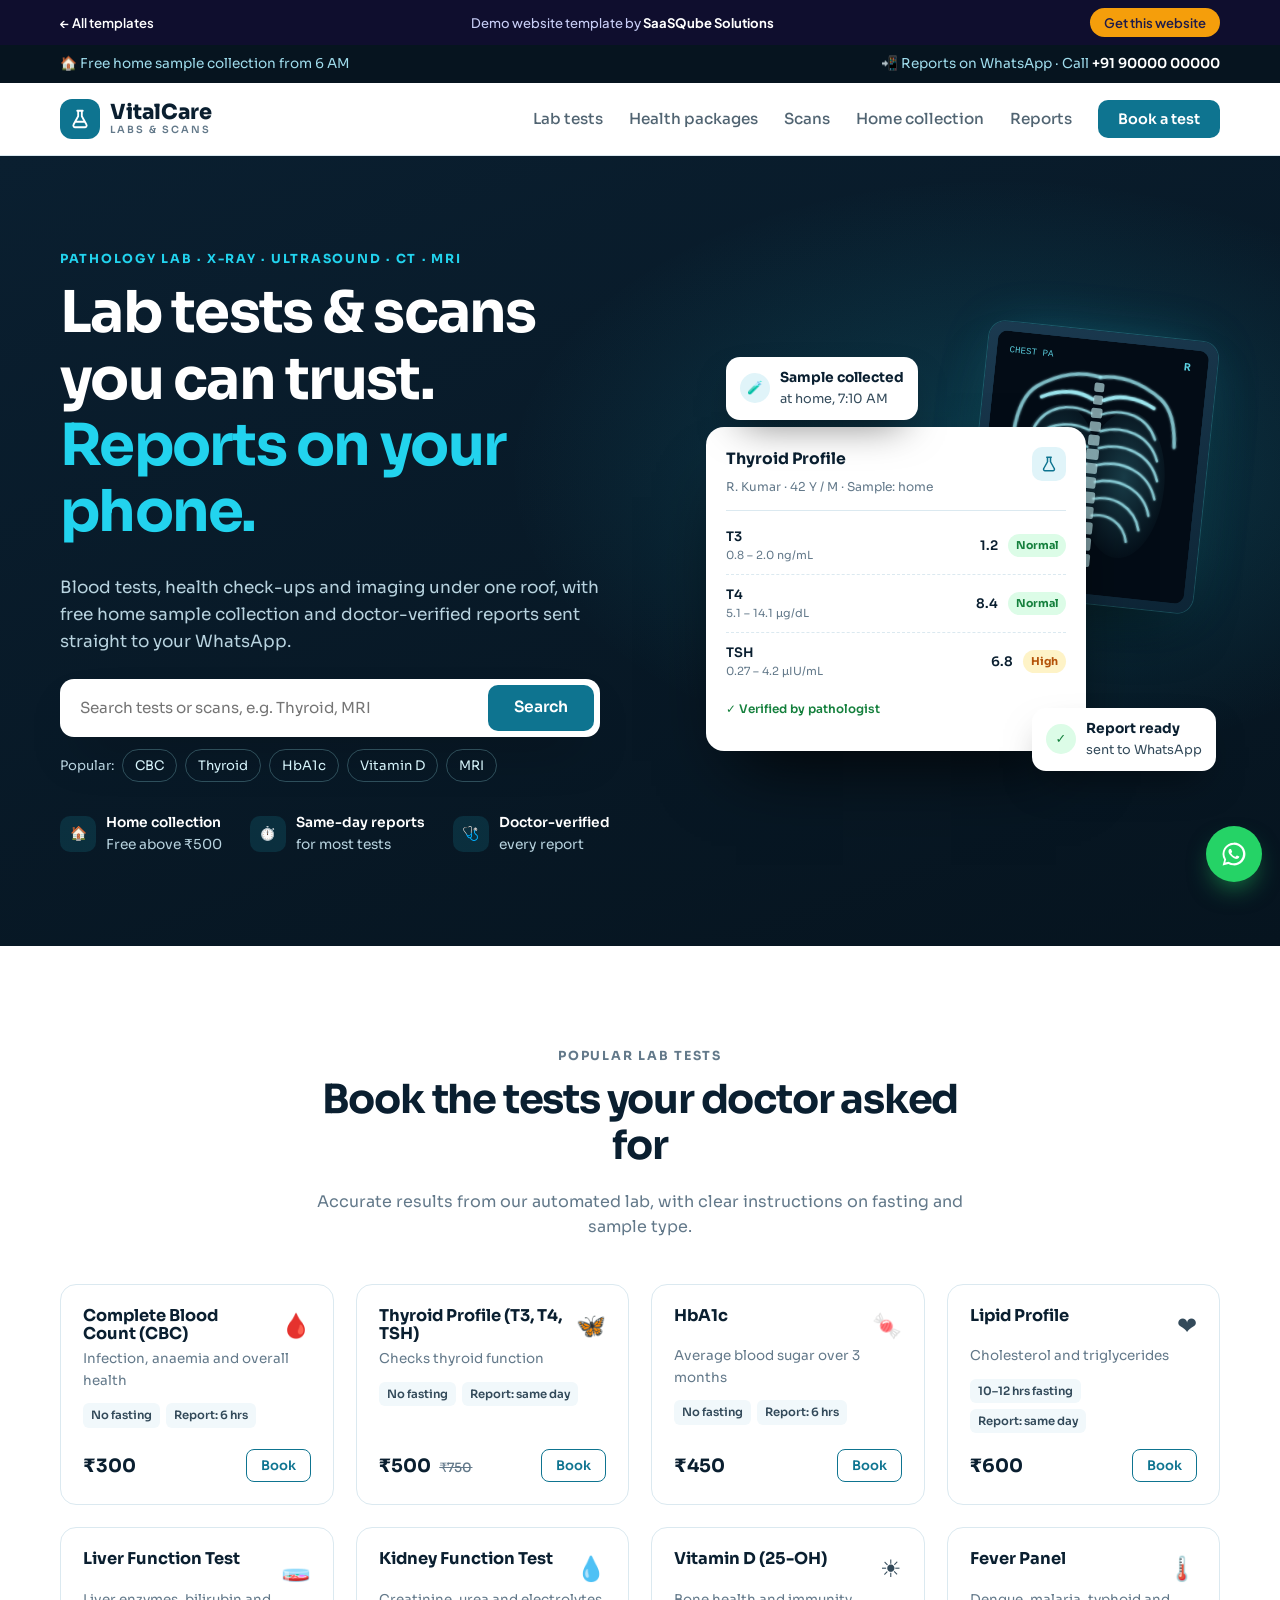
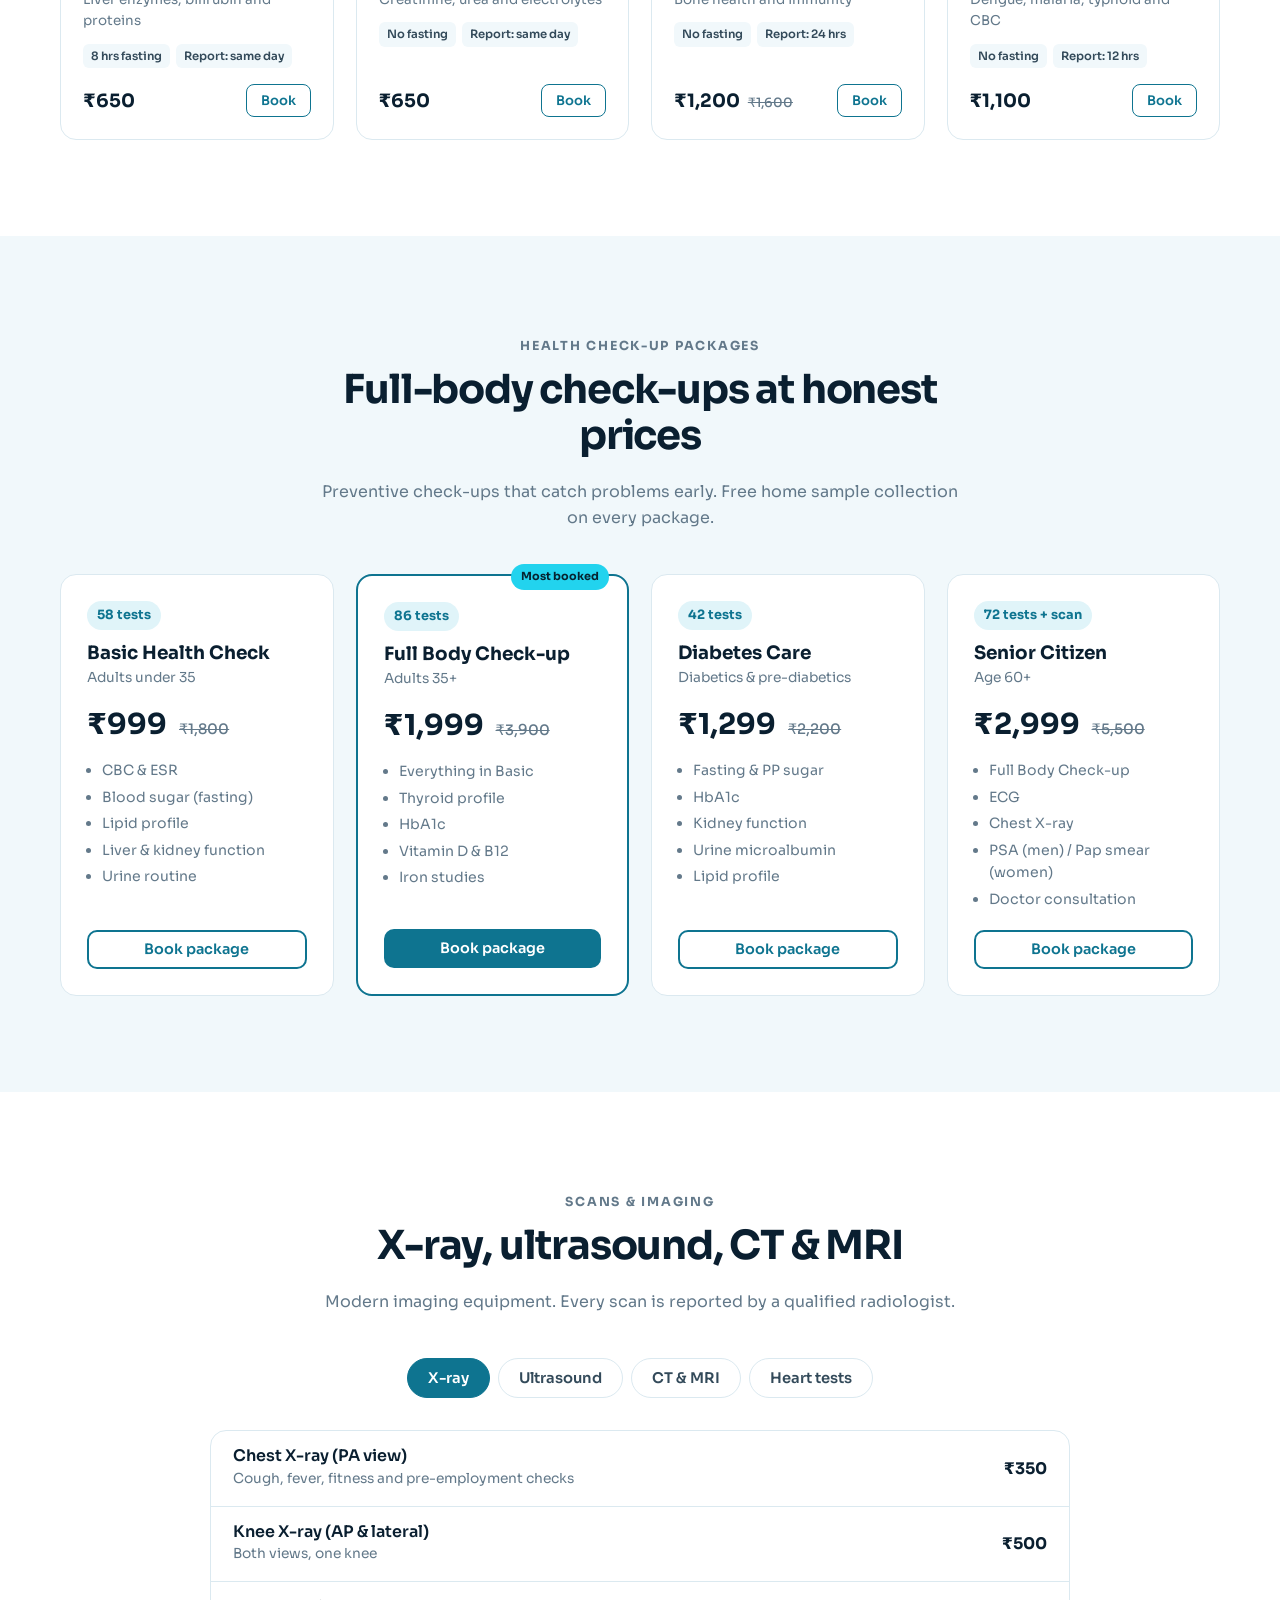
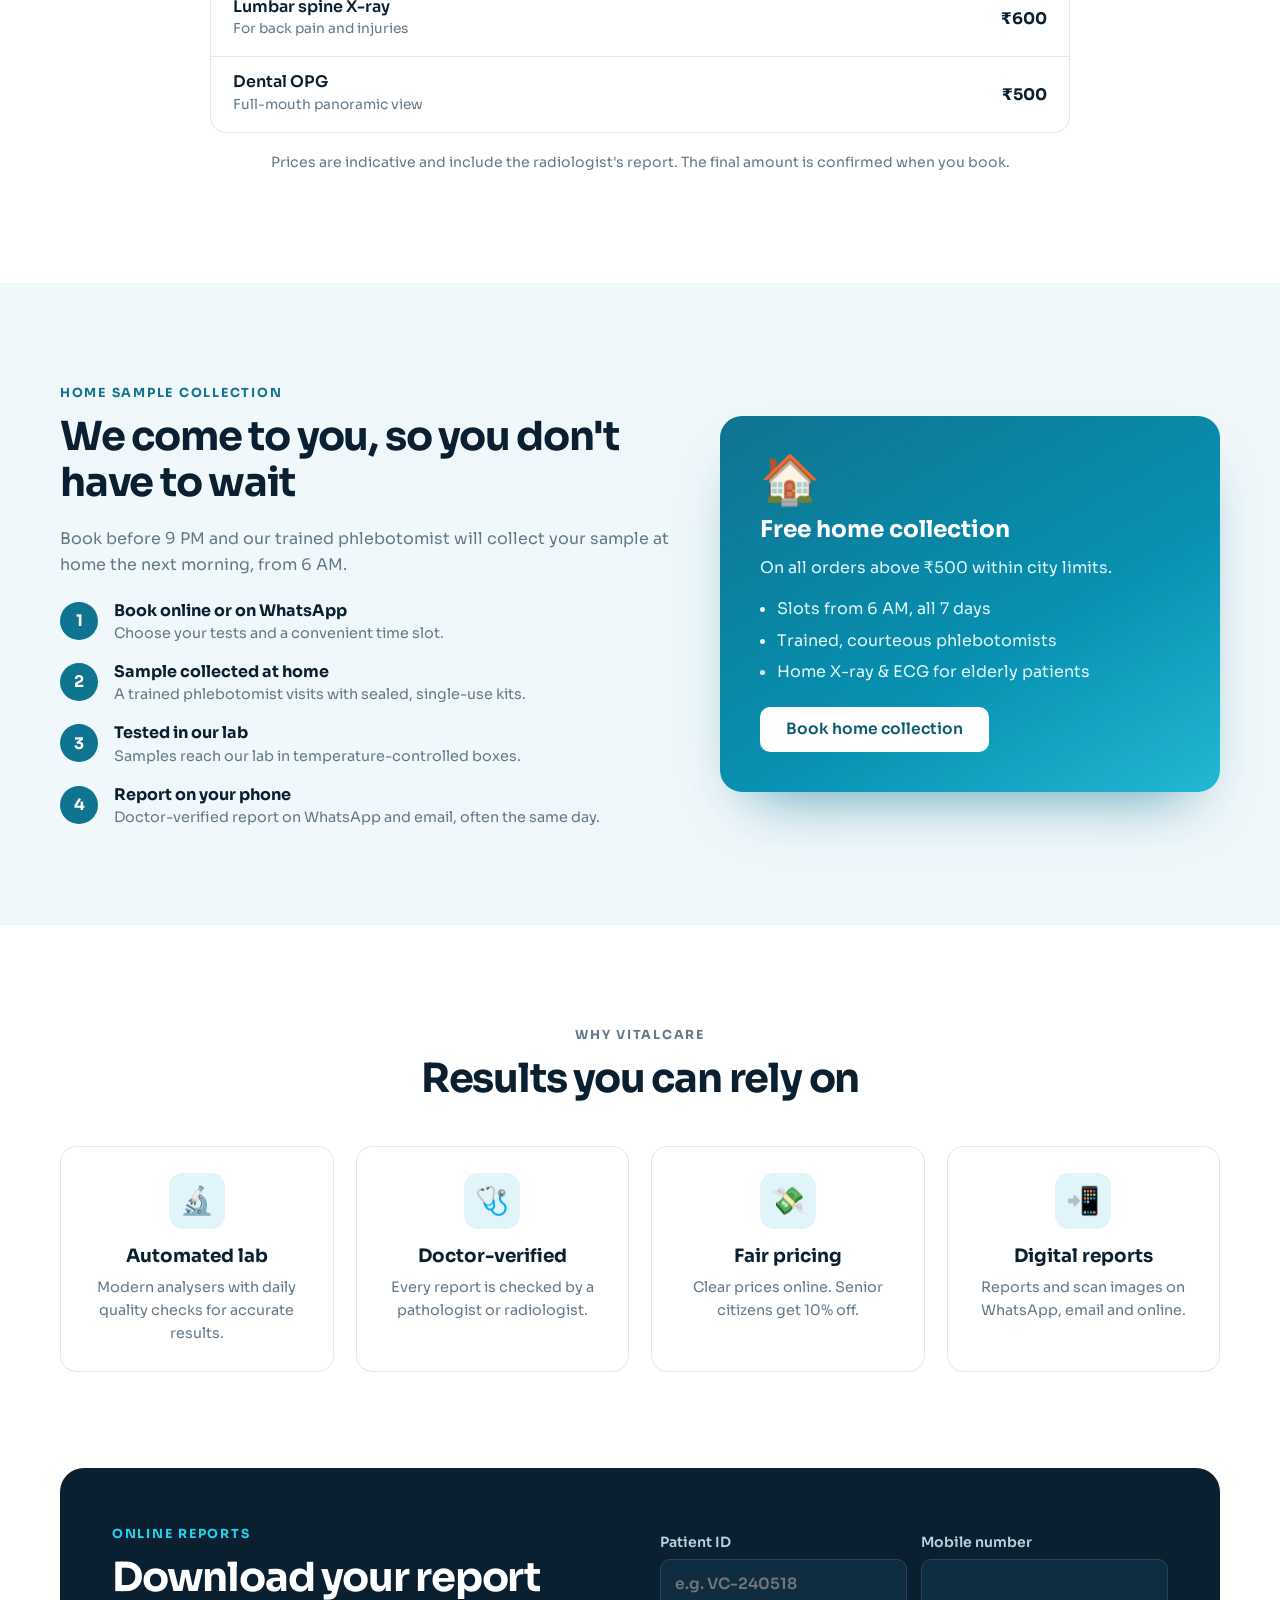
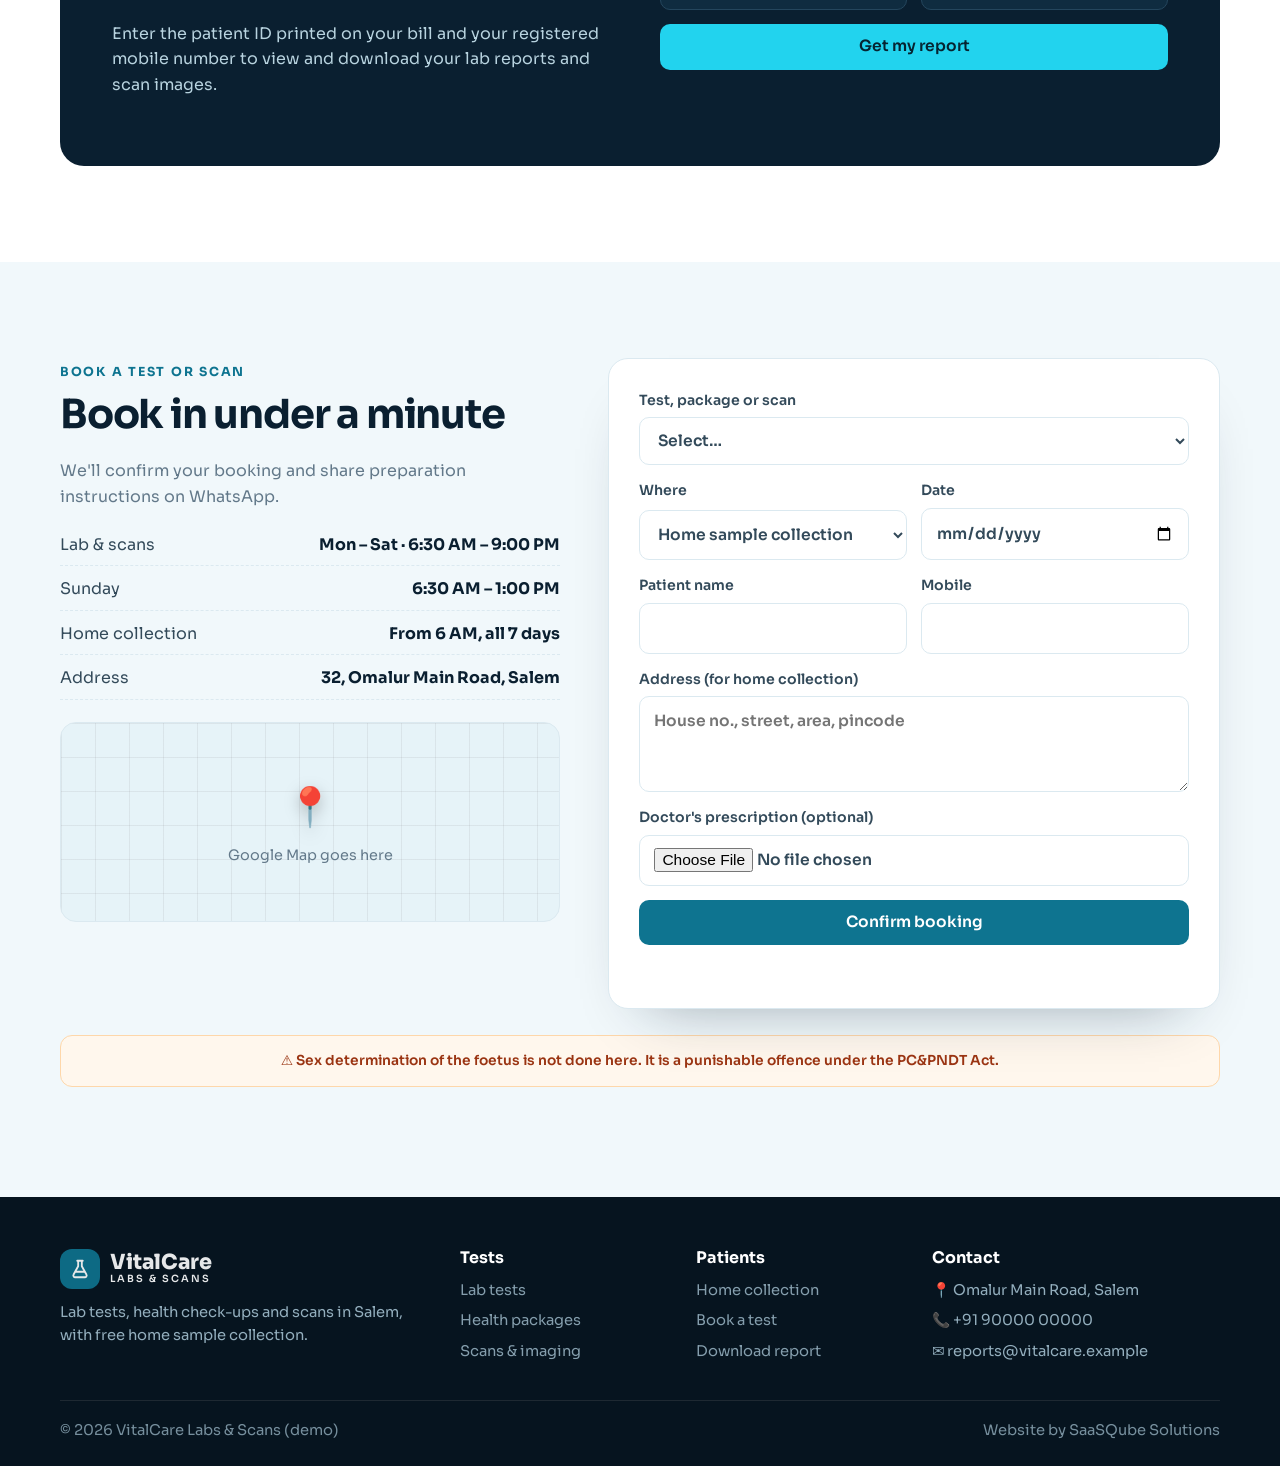
<file: templates/labs-scans/index.html>
<!doctype html>
<html lang="en">
<head>
  <meta charset="utf-8">
  <meta name="viewport" content="width=device-width, initial-scale=1">
  <title>VitalCare Diagnostics — Labs &amp; Scans Website Template | SaaSQube Solutions</title>
  <meta name="description" content="Demo diagnostic lab and scan centre website template by SaaSQube Solutions: test search, health packages, home sample collection, X-ray, ultrasound, CT and MRI prices, and online reports.">
  <meta name="robots" content="noindex">
  <link rel="preconnect" href="https://fonts.googleapis.com">
  <link rel="preconnect" href="https://fonts.gstatic.com" crossorigin>
  <link href="https://fonts.googleapis.com/css2?family=Sora:wght@400;500;600;700&family=Plus+Jakarta+Sans:wght@500;600&display=swap" rel="stylesheet">
  <link rel="stylesheet" href="../shared.css">
  <style>
    :root {
      --font: "Sora", system-ui, sans-serif;
      --primary: #0e7490; --primary-dark: #0b5c72; --accent: #22d3ee; --on-accent: #062431;
      --bg: #ffffff; --alt: #f1f8fb; --surface: #ffffff;
      --text: #334a5a; --heading: #0a1f30; --muted: #63798a; --line: #dbe9f0;
      --tint: #e0f4f9; --radius: 16px; --btn-radius: 10px;
      --topbar-bg: #06141f; --topbar-color: #9fdcec;
      --footer-bg: #06141f; --footer-text: #93aebd;
      --ok: #15803d; --ok-bg: #dcfce7; --hi: #b45309; --hi-bg: #fef3c7;
    }
    h1, h2 { font-weight: 700; letter-spacing: -.03em; }
    .topbar a { color: #fff; }

    /* ---------- Hero ---------- */
    .hero {
      background: radial-gradient(700px 420px at 78% 40%, rgba(34, 211, 238, .18), transparent 70%), linear-gradient(160deg, #0a1f30, #06141f);
      color: #b8d3df; padding: clamp(48px, 7vw, 92px) 0; overflow: hidden;
    }
    .hero-grid { display: grid; grid-template-columns: 1.05fr .95fr; gap: 48px; align-items: center; }
    .hero .kicker { color: var(--accent); }
    .hero h1 { color: #fff; }
    .hero h1 span { color: var(--accent); }
    .hero .lead { font-size: 1.06rem; max-width: 33em; }
    .search {
      display: flex; gap: 8px; background: #fff; border-radius: 14px; padding: 6px; margin: 24px 0 12px; max-width: 540px;
      box-shadow: 0 24px 50px -24px rgba(0, 0, 0, .7);
    }
    .search input { flex: 1; min-width: 0; border: 0; font: inherit; font-size: .95rem; padding: 10px 14px; color: var(--heading); background: transparent; }
    .search input:focus { outline: none; }
    .popular { display: flex; flex-wrap: wrap; gap: 8px; align-items: center; font-size: .82rem; }
    .popular a { color: #d6f4fb; text-decoration: none; border: 1px solid rgba(165, 243, 252, .25); padding: 5px 12px; border-radius: 999px; }
    .popular a:hover { border-color: var(--accent); color: var(--accent); }
    .hero-trust { display: grid; grid-template-columns: repeat(3, auto); justify-content: start; gap: 12px 28px; font-size: .86rem; margin-top: 30px; }
    .hero-trust > div { display: flex; gap: 10px; align-items: center; }
    .hero-trust b { color: #fff; display: block; font-weight: 600; }
    .hero-trust .ic { width: 36px; height: 36px; border-radius: 10px; display: grid; place-items: center; background: rgba(34, 211, 238, .12); flex: none; }

    .hero-art { position: relative; min-height: 440px; max-width: 500px; width: 100%; margin-inline: auto; }
    .film-card {
      position: absolute; right: 0; top: 0; width: 46%; border-radius: 16px; padding: 9px; transform: rotate(6deg);
      background: linear-gradient(160deg, #1b3a50, #0d2536);
      box-shadow: 0 0 0 1px rgba(103, 232, 249, .2), 0 30px 60px -24px rgba(0, 0, 0, .8), 0 0 60px -20px rgba(34, 211, 238, .4);
    }
    .film { position: relative; border-radius: 10px; overflow: hidden; }
    .film svg { width: 100%; height: auto; }
    .scanline { position: absolute; left: 0; right: 0; height: 30px; top: -30px; background: linear-gradient(180deg, transparent, rgba(34, 211, 238, .35) 85%, #a5f3fc); animation: scan 4s cubic-bezier(.45, 0, .55, 1) infinite; }
    @keyframes scan { to { top: 100%; } }
    .report-card {
      position: absolute; left: 0; bottom: 20px; width: 76%; background: #fff; color: var(--text); border-radius: 18px; padding: 20px;
      box-shadow: 0 40px 70px -30px rgba(0, 0, 0, .85);
    }
    .rc-head { display: flex; justify-content: space-between; align-items: flex-start; gap: 10px; border-bottom: 1px solid var(--line); padding-bottom: 12px; margin-bottom: 6px; }
    .rc-head b { display: block; color: var(--heading); font-size: .98rem; }
    .rc-head span { font-size: .76rem; color: var(--muted); }
    .rc-head .logo { width: 34px; height: 34px; border-radius: 10px; background: var(--tint); color: var(--primary); display: grid; place-items: center; flex: none; }
    .rc-row { display: grid; grid-template-columns: 1fr auto auto; gap: 10px; align-items: center; padding: 9px 0; border-bottom: 1px dashed var(--line); font-size: .82rem; }
    .rc-row:last-of-type { border-bottom: 0; }
    .rc-row b { color: var(--heading); font-weight: 600; }
    .rc-row small { display: block; color: var(--muted); font-size: .7rem; }
    .pill { font-size: .68rem; font-weight: 700; padding: 3px 8px; border-radius: 999px; background: var(--ok-bg); color: var(--ok); }
    .pill.hi { background: var(--hi-bg); color: var(--hi); }
    .rc-foot { margin-top: 10px; font-size: .74rem; color: var(--ok); font-weight: 600; }
    .float { position: absolute; display: flex; gap: 10px; align-items: center; background: #fff; color: var(--text); border-radius: 14px; padding: 10px 14px; font-size: .8rem; box-shadow: 0 18px 40px -16px rgba(0, 0, 0, .6); animation: bob 5s ease-in-out infinite; }
    .float b { display: block; color: var(--heading); font-size: .86rem; }
    .float .dot { width: 30px; height: 30px; border-radius: 50%; display: grid; place-items: center; background: var(--tint); flex: none; }
    .float.f1 { left: 4%; top: 6%; }
    .float.f2 { right: -10px; bottom: 0; animation-delay: -2.5s; }
    .float.f2 .dot { background: var(--ok-bg); color: var(--ok); font-weight: 700; }
    @keyframes bob { 50% { transform: translateY(-8px); } }

    /* ---------- Tests ---------- */
    .test { display: flex; flex-direction: column; padding: 22px; }
    .test .top { display: flex; justify-content: space-between; align-items: flex-start; gap: 10px; }
    .test h3 { font-size: 1.02rem; margin: 0 0 4px; }
    .test .ic { font-size: 1.5rem; }
    .test p { color: var(--muted); font-size: .84rem; margin: 0 0 12px; }
    .test .meta { display: flex; flex-wrap: wrap; gap: 6px; margin-bottom: 16px; }
    .test .meta span { font-size: .72rem; font-weight: 600; padding: 3px 8px; border-radius: 6px; background: var(--alt); color: var(--text); }
    .test .foot { margin-top: auto; display: flex; align-items: center; justify-content: space-between; }
    .test .price { font-weight: 700; font-size: 1.15rem; color: var(--heading); }
    .test .price s { font-size: .8rem; color: var(--muted); font-weight: 500; margin-left: 4px; }
    .add { border: 1.5px solid var(--primary); color: var(--primary); background: transparent; font: 600 .82rem var(--font); padding: 7px 14px; border-radius: 8px; cursor: pointer; text-decoration: none; }
    .add:hover { background: var(--primary); color: #fff; }

    /* ---------- Packages ---------- */
    .pkg { display: flex; flex-direction: column; position: relative; }
    .pkg .count { font-size: .8rem; font-weight: 700; color: var(--primary); background: var(--tint); align-self: flex-start; padding: 4px 10px; border-radius: 999px; margin-bottom: 12px; }
    .pkg h3 { margin-bottom: 4px; }
    .pkg .for { color: var(--muted); font-size: .86rem; margin-bottom: 12px; }
    .pkg .price { font-size: 1.8rem; font-weight: 700; color: var(--heading); margin-bottom: 12px; }
    .pkg .price s { font-size: .9rem; color: var(--muted); font-weight: 500; margin-left: 6px; }
    .pkg .price em { font-style: normal; font-size: .72rem; font-weight: 700; color: var(--ok); background: var(--ok-bg); padding: 3px 8px; border-radius: 999px; margin-left: 6px; vertical-align: middle; }
    .pkg ul { padding-left: 1.1em; margin: 0 0 20px; color: var(--muted); font-size: .88rem; display: grid; gap: 4px; flex: 1; align-content: start; }
    .pkg.best { border: 2px solid var(--primary); }
    .pkg .flag { position: absolute; top: -12px; right: 18px; background: var(--accent); color: var(--on-accent); font-size: .7rem; font-weight: 700; padding: 4px 10px; border-radius: 999px; }

    /* ---------- Scan prices ---------- */
    .price-table { max-width: 860px; margin: 0 auto; background: #fff; border: 1px solid var(--line); border-radius: var(--radius); overflow: hidden; }
    .price-row { display: flex; align-items: center; justify-content: space-between; gap: 16px; padding: 16px 22px; border-bottom: 1px solid var(--line); }
    .price-row:last-child { border-bottom: 0; }
    .price-row h3 { font-size: 1rem; margin: 0; font-weight: 600; }
    .price-row p { margin: 2px 0 0; font-size: .86rem; color: var(--muted); }
    .price-row .amt { font-weight: 700; color: var(--heading); white-space: nowrap; }
    .price-note { text-align: center; color: var(--muted); font-size: .88rem; margin-top: 18px; }

    /* ---------- Home collection ---------- */
    .home-grid { display: grid; grid-template-columns: 1.1fr .9fr; gap: 48px; align-items: center; }
    .flow { list-style: none; padding: 0; margin: 24px 0 0; display: grid; gap: 18px; counter-reset: s; }
    .flow li { display: flex; gap: 16px; counter-increment: s; }
    .flow li::before { content: counter(s); flex: none; display: grid; place-items: center; width: 38px; height: 38px; border-radius: 50%; background: var(--primary); color: #fff; font-weight: 700; }
    .flow h3 { font-size: 1rem; margin: 0 0 2px; }
    .flow p { margin: 0; color: var(--muted); font-size: .9rem; }
    .home-card { background: linear-gradient(150deg, var(--primary), #0891b2 60%, #22b8d4); color: #e0f7fc; border-radius: 22px; padding: clamp(28px, 4vw, 40px); box-shadow: 0 30px 60px -30px rgba(14, 116, 144, .7); }
    .home-card h3 { color: #fff; font-size: 1.45rem; }
    .home-card .big { font-size: 3rem; line-height: 1; margin-bottom: 12px; }
    .home-card ul { padding-left: 1.1em; margin: 0 0 22px; display: grid; gap: 6px; }
    .home-card .btn { background: #fff; color: var(--primary-dark); }

    /* ---------- Why ---------- */
    .why { text-align: center; }
    .why .emoji-tile { margin-inline: auto; background: var(--tint); }
    .why p { color: var(--muted); font-size: .9rem; }

    /* ---------- Reports ---------- */
    .report { display: grid; grid-template-columns: 1fr 1fr; gap: 40px; align-items: center; background: var(--heading); color: #b8d3df; border-radius: 24px; padding: clamp(28px, 5vw, 52px); }
    .report h2 { color: #fff; }
    .report .form { --field-bg: #0f2c40; --field-line: #24465d; --field-text: #fff; --label: #b8d3df; --primary: var(--accent); --form-msg: var(--accent); }
    .report .btn { background: var(--accent); color: var(--on-accent); }

    /* ---------- Booking ---------- */
    .book-grid { display: grid; grid-template-columns: .9fr 1.1fr; gap: 48px; align-items: start; }
    .hours { list-style: none; padding: 0; margin: 22px 0; display: grid; gap: 10px; }
    .hours li { display: flex; justify-content: space-between; gap: 12px; border-bottom: 1px dashed var(--line); padding-bottom: 8px; }
    .hours b { color: var(--heading); text-align: right; }
    .book-box { background: #fff; border: 1px solid var(--line); border-radius: 20px; padding: 30px; box-shadow: 0 30px 60px -40px rgba(10, 31, 48, .45); }
    .legal { background: #fff7ed; border: 1px solid #fed7aa; color: #9a3412; border-radius: 12px; padding: 14px 18px; font-size: .86rem; font-weight: 600; text-align: center; margin-top: 26px; }

    @media (max-width: 900px) {
      .hero-grid, .home-grid, .report, .book-grid { grid-template-columns: 1fr; }
      .float.f2 { right: 0; }
    }
    @media (max-width: 620px) {
      .hero-trust { grid-template-columns: 1fr; }
      .hero-art { min-height: 470px; }
      .report-card { width: 88%; bottom: 44px; }
      .float.f1 { top: 0; left: 0; }
      .film-card { width: 50%; }
    }
  </style>
</head>
<body>
  <div class="demo-bar"><div class="container">
    <a href="../">← All templates</a>
    <span class="db-text">Demo website template by <strong>SaaSQube Solutions</strong></span>
    <a class="db-cta" href="../../index.html?template=Labs%20%26%20Scans#contact">Get this website</a>
  </div></div>

  <div class="topbar"><div class="container">
    <span>🏠 Free home sample collection from 6 AM</span>
    <span class="hide-sm">📲 Reports on WhatsApp · Call <a href="tel:+919000000000">+91 90000 00000</a></span>
  </div></div>

  <header class="t-header">
    <div class="container t-nav-wrap">
      <a href="#top" class="t-logo"><span class="mark">
        <svg viewBox="0 0 24 24" width="22" height="22" fill="none" stroke="currentColor" stroke-width="2" stroke-linecap="round" stroke-linejoin="round" aria-hidden="true"><path d="M9 3h6M10 3v6l-5 9a2 2 0 0 0 2 3h10a2 2 0 0 0 2-3l-5-9V3"/><path d="M7.5 15h9"/></svg>
      </span><span>VitalCare<small>Labs &amp; Scans</small></span></a>
      <button class="t-toggle" aria-expanded="false" aria-controls="t-nav" aria-label="Open menu"><span></span><span></span><span></span></button>
      <nav class="t-nav" id="t-nav">
        <a href="#tests">Lab tests</a>
        <a href="#packages">Health packages</a>
        <a href="#scans">Scans</a>
        <a href="#home">Home collection</a>
        <a href="#reports">Reports</a>
        <a href="#book" class="btn btn-primary btn-sm">Book a test</a>
      </nav>
    </div>
  </header>

  <main id="top">
    <section class="hero">
      <div class="container hero-grid">
        <div>
          <p class="kicker">Pathology lab · X-ray · Ultrasound · CT · MRI</p>
          <h1>Lab tests &amp; scans you can trust. <span>Reports on your phone.</span></h1>
          <p class="lead">Blood tests, health check-ups and imaging under one roof, with free home sample collection and doctor-verified reports sent straight to your WhatsApp.</p>
          <form class="search" role="search" onsubmit="event.preventDefault(); document.getElementById('tests').scrollIntoView()">
            <input type="search" placeholder="Search tests or scans, e.g. Thyroid, MRI" aria-label="Search tests or scans">
            <button class="btn btn-primary">Search</button>
          </form>
          <div class="popular"><span>Popular:</span><a href="#tests">CBC</a><a href="#tests">Thyroid</a><a href="#tests">HbA1c</a><a href="#tests">Vitamin D</a><a href="#scans">MRI</a></div>
          <div class="hero-trust">
            <div><span class="ic">🏠</span><div><b>Home collection</b>Free above ₹500</div></div>
            <div><span class="ic">⏱️</span><div><b>Same-day reports</b>for most tests</div></div>
            <div><span class="ic">🩺</span><div><b>Doctor-verified</b>every report</div></div>
          </div>
        </div>

        <div class="hero-art" aria-hidden="true">
          <div class="film-card">
            <div class="film">
              <svg viewBox="0 0 300 360">
                <defs>
                  <radialGradient id="lung" cx="50%" cy="45%" r="60%"><stop offset="0" stop-color="#67e8f9" stop-opacity=".22"/><stop offset="1" stop-color="#67e8f9" stop-opacity="0"/></radialGradient>
                  <filter id="glow" x="-20%" y="-20%" width="140%" height="140%"><feGaussianBlur stdDeviation="1.6" result="b"/><feMerge><feMergeNode in="b"/><feMergeNode in="SourceGraphic"/></feMerge></filter>
                </defs>
                <rect width="300" height="360" fill="#030c16"/>
                <ellipse cx="102" cy="200" rx="58" ry="104" fill="url(#lung)"/>
                <ellipse cx="198" cy="200" rx="58" ry="104" fill="url(#lung)"/>
                <g filter="url(#glow)" fill="none" stroke="#a5f3fc" stroke-linecap="round">
                  <path d="M150 52 C 125 46, 92 52, 62 74 C 46 86, 38 110, 36 140" stroke-width="5" opacity=".55"/>
                  <path d="M150 52 C 175 46, 208 52, 238 74 C 254 86, 262 110, 264 140" stroke-width="5" opacity=".55"/>
                  <path d="M142 84 C 122 74, 96 74, 70 88" stroke-width="5" opacity=".8"/>
                  <path d="M158 84 C 178 74, 204 74, 230 88" stroke-width="5" opacity=".8"/>
                  <g stroke-width="3.4" opacity=".62">
                    <path d="M142 104 C 112 92, 78 100, 64 132"/><path d="M158 104 C 188 92, 222 100, 236 132"/>
                    <path d="M142 128 C 110 116, 72 126, 58 162"/><path d="M158 128 C 190 116, 228 126, 242 162"/>
                    <path d="M142 152 C 108 140, 68 152, 55 190"/><path d="M158 152 C 192 140, 232 152, 245 190"/>
                    <path d="M142 176 C 108 165, 68 178, 56 216"/><path d="M158 176 C 192 165, 232 178, 244 216"/>
                    <path d="M142 200 C 110 190, 72 204, 62 240"/><path d="M158 200 C 190 190, 228 204, 238 240"/>
                    <path d="M142 224 C 114 216, 82 230, 74 262"/><path d="M158 224 C 186 216, 218 230, 226 262"/>
                    <path d="M142 248 C 120 242, 96 254, 90 280"/><path d="M158 248 C 180 242, 204 254, 210 280"/>
                  </g>
                </g>
                <g fill="#cffafe" opacity=".6">
                  <rect x="143" y="60" width="14" height="13" rx="3"/><rect x="143" y="78" width="14" height="13" rx="3"/>
                  <rect x="142" y="96" width="16" height="14" rx="3"/><rect x="142" y="115" width="16" height="14" rx="3"/>
                  <rect x="142" y="134" width="16" height="15" rx="3"/><rect x="141" y="154" width="18" height="15" rx="3"/>
                  <rect x="141" y="174" width="18" height="15" rx="3"/><rect x="141" y="194" width="18" height="16" rx="3"/>
                  <rect x="140" y="215" width="20" height="16" rx="3"/><rect x="140" y="236" width="20" height="17" rx="3"/>
                  <rect x="139" y="258" width="22" height="17" rx="3"/><rect x="139" y="280" width="22" height="18" rx="3"/>
                  <rect x="138" y="303" width="24" height="18" rx="3"/>
                </g>
                <text x="18" y="30" fill="#67e8f9" font-family="monospace" font-size="13" opacity=".85">CHEST PA</text>
                <text x="266" y="30" fill="#67e8f9" font-family="monospace" font-size="16" font-weight="700" opacity=".9">R</text>
              </svg>
              <div class="scanline"></div>
            </div>
          </div>

          <div class="report-card">
            <div class="rc-head">
              <div><b>Thyroid Profile</b><span>R. Kumar · 42 Y / M · Sample: home</span></div>
              <span class="logo"><svg viewBox="0 0 24 24" width="18" height="18" fill="none" stroke="currentColor" stroke-width="2" stroke-linecap="round" stroke-linejoin="round"><path d="M9 3h6M10 3v6l-5 9a2 2 0 0 0 2 3h10a2 2 0 0 0 2-3l-5-9V3"/></svg></span>
            </div>
            <div class="rc-row"><div><b>T3</b><small>0.8 – 2.0 ng/mL</small></div><b>1.2</b><span class="pill">Normal</span></div>
            <div class="rc-row"><div><b>T4</b><small>5.1 – 14.1 µg/dL</small></div><b>8.4</b><span class="pill">Normal</span></div>
            <div class="rc-row"><div><b>TSH</b><small>0.27 – 4.2 µIU/mL</small></div><b>6.8</b><span class="pill hi">High</span></div>
            <p class="rc-foot">✓ Verified by pathologist</p>
          </div>

          <div class="float f1"><span class="dot">🧪</span><div><b>Sample collected</b>at home, 7:10 AM</div></div>
          <div class="float f2"><span class="dot">✓</span><div><b>Report ready</b>sent to WhatsApp</div></div>
        </div>
      </div>
    </section>

    <section class="section" id="tests">
      <div class="container">
        <div class="section-head">
          <p class="kicker">Popular lab tests</p>
          <h2>Book the tests your doctor asked for</h2>
          <p>Accurate results from our automated lab, with clear instructions on fasting and sample type.</p>
        </div>
        <div class="grid g4 stack">
          <div class="card test"><div class="top"><h3>Complete Blood Count (CBC)</h3><span class="ic">🩸</span></div><p>Infection, anaemia and overall health</p><div class="meta"><span>No fasting</span><span>Report: 6 hrs</span></div><div class="foot"><span class="price">₹300</span><a href="#book" class="add">Book</a></div></div>
          <div class="card test"><div class="top"><h3>Thyroid Profile (T3, T4, TSH)</h3><span class="ic">🦋</span></div><p>Checks thyroid function</p><div class="meta"><span>No fasting</span><span>Report: same day</span></div><div class="foot"><span class="price">₹500 <s>₹750</s></span><a href="#book" class="add">Book</a></div></div>
          <div class="card test"><div class="top"><h3>HbA1c</h3><span class="ic">🍬</span></div><p>Average blood sugar over 3 months</p><div class="meta"><span>No fasting</span><span>Report: 6 hrs</span></div><div class="foot"><span class="price">₹450</span><a href="#book" class="add">Book</a></div></div>
          <div class="card test"><div class="top"><h3>Lipid Profile</h3><span class="ic">❤️</span></div><p>Cholesterol and triglycerides</p><div class="meta"><span>10–12 hrs fasting</span><span>Report: same day</span></div><div class="foot"><span class="price">₹600</span><a href="#book" class="add">Book</a></div></div>
          <div class="card test"><div class="top"><h3>Liver Function Test</h3><span class="ic">🧫</span></div><p>Liver enzymes, bilirubin and proteins</p><div class="meta"><span>8 hrs fasting</span><span>Report: same day</span></div><div class="foot"><span class="price">₹650</span><a href="#book" class="add">Book</a></div></div>
          <div class="card test"><div class="top"><h3>Kidney Function Test</h3><span class="ic">💧</span></div><p>Creatinine, urea and electrolytes</p><div class="meta"><span>No fasting</span><span>Report: same day</span></div><div class="foot"><span class="price">₹650</span><a href="#book" class="add">Book</a></div></div>
          <div class="card test"><div class="top"><h3>Vitamin D (25-OH)</h3><span class="ic">☀️</span></div><p>Bone health and immunity</p><div class="meta"><span>No fasting</span><span>Report: 24 hrs</span></div><div class="foot"><span class="price">₹1,200 <s>₹1,600</s></span><a href="#book" class="add">Book</a></div></div>
          <div class="card test"><div class="top"><h3>Fever Panel</h3><span class="ic">🌡️</span></div><p>Dengue, malaria, typhoid and CBC</p><div class="meta"><span>No fasting</span><span>Report: 12 hrs</span></div><div class="foot"><span class="price">₹1,100</span><a href="#book" class="add">Book</a></div></div>
        </div>
      </div>
    </section>

    <section class="section section-alt" id="packages">
      <div class="container">
        <div class="section-head">
          <p class="kicker">Health check-up packages</p>
          <h2>Full-body check-ups at honest prices</h2>
          <p>Preventive check-ups that catch problems early. Free home sample collection on every package.</p>
        </div>
        <div class="grid g4">
          <div class="card pkg"><span class="count">58 tests</span><h3>Basic Health Check</h3><p class="for">Adults under 35</p><p class="price">₹999 <s>₹1,800</s></p><ul><li>CBC &amp; ESR</li><li>Blood sugar (fasting)</li><li>Lipid profile</li><li>Liver &amp; kidney function</li><li>Urine routine</li></ul><a href="#book" class="btn btn-outline btn-sm" style="color:var(--primary)">Book package</a></div>
          <div class="card pkg best"><span class="flag">Most booked</span><span class="count">86 tests</span><h3>Full Body Check-up</h3><p class="for">Adults 35+</p><p class="price">₹1,999 <s>₹3,900</s></p><ul><li>Everything in Basic</li><li>Thyroid profile</li><li>HbA1c</li><li>Vitamin D &amp; B12</li><li>Iron studies</li></ul><a href="#book" class="btn btn-primary btn-sm">Book package</a></div>
          <div class="card pkg"><span class="count">42 tests</span><h3>Diabetes Care</h3><p class="for">Diabetics &amp; pre-diabetics</p><p class="price">₹1,299 <s>₹2,200</s></p><ul><li>Fasting &amp; PP sugar</li><li>HbA1c</li><li>Kidney function</li><li>Urine microalbumin</li><li>Lipid profile</li></ul><a href="#book" class="btn btn-outline btn-sm" style="color:var(--primary)">Book package</a></div>
          <div class="card pkg"><span class="count">72 tests + scan</span><h3>Senior Citizen</h3><p class="for">Age 60+</p><p class="price">₹2,999 <s>₹5,500</s></p><ul><li>Full Body Check-up</li><li>ECG</li><li>Chest X-ray</li><li>PSA (men) / Pap smear (women)</li><li>Doctor consultation</li></ul><a href="#book" class="btn btn-outline btn-sm" style="color:var(--primary)">Book package</a></div>
        </div>
      </div>
    </section>

    <section class="section" id="scans">
      <div class="container">
        <div class="section-head">
          <p class="kicker">Scans &amp; imaging</p>
          <h2>X-ray, ultrasound, CT &amp; MRI</h2>
          <p>Modern imaging equipment. Every scan is reported by a qualified radiologist.</p>
        </div>
        <div class="tabs" data-tabs role="tablist">
          <button class="tab active" data-tab="s-xray" role="tab" aria-selected="true">X-ray</button>
          <button class="tab" data-tab="s-usg" role="tab" aria-selected="false">Ultrasound</button>
          <button class="tab" data-tab="s-ctmri" role="tab" aria-selected="false">CT &amp; MRI</button>
          <button class="tab" data-tab="s-cardiac" role="tab" aria-selected="false">Heart tests</button>
        </div>
        <div class="tab-panel price-table" id="s-xray">
          <div class="price-row"><div><h3>Chest X-ray (PA view)</h3><p>Cough, fever, fitness and pre-employment checks</p></div><span class="amt">₹350</span></div>
          <div class="price-row"><div><h3>Knee X-ray (AP &amp; lateral)</h3><p>Both views, one knee</p></div><span class="amt">₹500</span></div>
          <div class="price-row"><div><h3>Lumbar spine X-ray</h3><p>For back pain and injuries</p></div><span class="amt">₹600</span></div>
          <div class="price-row"><div><h3>Dental OPG</h3><p>Full-mouth panoramic view</p></div><span class="amt">₹500</span></div>
        </div>
        <div class="tab-panel price-table" id="s-usg" hidden>
          <div class="price-row"><div><h3>Whole abdomen ultrasound</h3><p>Liver, gallbladder, kidneys, bladder and more</p></div><span class="amt">₹1,200</span></div>
          <div class="price-row"><div><h3>Pelvis ultrasound</h3><p>Uterus, ovaries and bladder</p></div><span class="amt">₹1,000</span></div>
          <div class="price-row"><div><h3>Pregnancy scan</h3><p>Dating, growth and anomaly scans</p></div><span class="amt">from ₹1,500</span></div>
          <div class="price-row"><div><h3>Thyroid / neck ultrasound</h3><p>Thyroid nodules and neck swellings</p></div><span class="amt">₹1,000</span></div>
        </div>
        <div class="tab-panel price-table" id="s-ctmri" hidden>
          <div class="price-row"><div><h3>CT brain (plain)</h3><p>Headache, injury, stroke evaluation</p></div><span class="amt">₹2,500</span></div>
          <div class="price-row"><div><h3>CT chest (HRCT)</h3><p>Detailed lung imaging</p></div><span class="amt">₹3,500</span></div>
          <div class="price-row"><div><h3>MRI brain</h3><p>1.5 Tesla, with radiologist report</p></div><span class="amt">₹5,500</span></div>
          <div class="price-row"><div><h3>MRI knee / spine</h3><p>Ligament, disc and nerve problems</p></div><span class="amt">from ₹6,000</span></div>
        </div>
        <div class="tab-panel price-table" id="s-cardiac" hidden>
          <div class="price-row"><div><h3>ECG (12-lead)</h3><p>With doctor's interpretation</p></div><span class="amt">₹300</span></div>
          <div class="price-row"><div><h3>ECHO (2D echocardiogram)</h3><p>Heart structure and pumping</p></div><span class="amt">₹1,800</span></div>
          <div class="price-row"><div><h3>TMT (treadmill test)</h3><p>Heart response to exercise</p></div><span class="amt">₹1,800</span></div>
        </div>
        <p class="price-note">Prices are indicative and include the radiologist's report. The final amount is confirmed when you book.</p>
      </div>
    </section>

    <section class="section section-alt" id="home">
      <div class="container home-grid">
        <div>
          <p class="kicker">Home sample collection</p>
          <h2>We come to you, so you don't have to wait</h2>
          <p class="muted">Book before 9 PM and our trained phlebotomist will collect your sample at home the next morning, from 6 AM.</p>
          <ol class="flow">
            <li><div><h3>Book online or on WhatsApp</h3><p>Choose your tests and a convenient time slot.</p></div></li>
            <li><div><h3>Sample collected at home</h3><p>A trained phlebotomist visits with sealed, single-use kits.</p></div></li>
            <li><div><h3>Tested in our lab</h3><p>Samples reach our lab in temperature-controlled boxes.</p></div></li>
            <li><div><h3>Report on your phone</h3><p>Doctor-verified report on WhatsApp and email, often the same day.</p></div></li>
          </ol>
        </div>
        <div class="home-card">
          <div class="big" aria-hidden="true">🏠</div>
          <h3>Free home collection</h3>
          <p>On all orders above ₹500 within city limits.</p>
          <ul>
            <li>Slots from 6 AM, all 7 days</li>
            <li>Trained, courteous phlebotomists</li>
            <li>Home X-ray &amp; ECG for elderly patients</li>
          </ul>
          <a href="#book" class="btn">Book home collection</a>
        </div>
      </div>
    </section>

    <section class="section">
      <div class="container">
        <div class="section-head"><p class="kicker">Why VitalCare</p><h2>Results you can rely on</h2></div>
        <div class="grid g4">
          <div class="card why"><div class="emoji-tile">🔬</div><h3>Automated lab</h3><p>Modern analysers with daily quality checks for accurate results.</p></div>
          <div class="card why"><div class="emoji-tile">🩺</div><h3>Doctor-verified</h3><p>Every report is checked by a pathologist or radiologist.</p></div>
          <div class="card why"><div class="emoji-tile">💸</div><h3>Fair pricing</h3><p>Clear prices online. Senior citizens get 10% off.</p></div>
          <div class="card why"><div class="emoji-tile">📲</div><h3>Digital reports</h3><p>Reports and scan images on WhatsApp, email and online.</p></div>
        </div>
      </div>
    </section>

    <section class="section" id="reports" style="padding-top:0">
      <div class="container">
        <div class="report">
          <div>
            <p class="kicker" style="color:var(--accent)">Online reports</p>
            <h2>Download your report</h2>
            <p>Enter the patient ID printed on your bill and your registered mobile number to view and download your lab reports and scan images.</p>
          </div>
          <form class="form" data-demo data-demo-msg="Demo: on your live website, the patient's lab report PDF and scan images would open here.">
            <div class="row">
              <label>Patient ID<input type="text" placeholder="e.g. VC-240518" required></label>
              <label>Mobile number<input type="tel" required></label>
            </div>
            <button class="btn btn-block">Get my report</button>
            <p class="form-msg" role="status" aria-live="polite"></p>
          </form>
        </div>
      </div>
    </section>

    <section class="section section-alt" id="book">
      <div class="container book-grid">
        <div>
          <p class="kicker">Book a test or scan</p>
          <h2>Book in under a minute</h2>
          <p class="muted">We'll confirm your booking and share preparation instructions on WhatsApp.</p>
          <ul class="hours">
            <li><span>Lab &amp; scans</span><b>Mon – Sat · 6:30 AM – 9:00 PM</b></li>
            <li><span>Sunday</span><b>6:30 AM – 1:00 PM</b></li>
            <li><span>Home collection</span><b>From 6 AM, all 7 days</b></li>
            <li><span>Address</span><b>32, Omalur Main Road, Salem</b></li>
          </ul>
          <div class="map-ph" style="--map-bg:#e6f3f8;min-height:200px"><div><span class="pin">📍</span>Google Map goes here</div></div>
        </div>
        <div class="book-box">
          <form class="form" data-demo>
            <label>Test, package or scan
              <select required>
                <option value="">Select…</option>
                <optgroup label="Lab tests"><option>CBC</option><option>Thyroid profile</option><option>HbA1c</option><option>Lipid profile</option><option>Vitamin D</option><option>Other lab test</option></optgroup>
                <optgroup label="Health packages"><option>Basic Health Check</option><option>Full Body Check-up</option><option>Diabetes Care</option><option>Senior Citizen</option></optgroup>
                <optgroup label="Scans"><option>X-ray</option><option>Ultrasound</option><option>CT scan</option><option>MRI</option><option>ECG / ECHO / TMT</option></optgroup>
              </select>
            </label>
            <div class="row">
              <label>Where<select><option>Home sample collection</option><option>Visit the centre</option></select></label>
              <label>Date<input type="date" required></label>
            </div>
            <div class="row">
              <label>Patient name<input type="text" required></label>
              <label>Mobile<input type="tel" required></label>
            </div>
            <label>Address (for home collection)<textarea rows="2" placeholder="House no., street, area, pincode"></textarea></label>
            <label>Doctor's prescription (optional)<input type="file" accept="image/*,.pdf"></label>
            <button class="btn btn-primary btn-block">Confirm booking</button>
            <p class="form-msg" role="status" aria-live="polite"></p>
          </form>
        </div>
      </div>
      <div class="container">
        <p class="legal">⚠️ Sex determination of the foetus is not done here. It is a punishable offence under the PC&amp;PNDT Act.</p>
      </div>
    </section>
  </main>

  <footer class="t-footer">
    <div class="container">
      <div class="cols">
        <div><a href="#top" class="t-logo"><span class="mark"><svg viewBox="0 0 24 24" width="22" height="22" fill="none" stroke="currentColor" stroke-width="2" stroke-linecap="round" stroke-linejoin="round" aria-hidden="true"><path d="M9 3h6M10 3v6l-5 9a2 2 0 0 0 2 3h10a2 2 0 0 0 2-3l-5-9V3"/><path d="M7.5 15h9"/></svg></span><span>VitalCare<small style="color:inherit">Labs &amp; Scans</small></span></a><p>Lab tests, health check-ups and scans in Salem, with free home sample collection.</p></div>
        <div><h4>Tests</h4><ul><li><a href="#tests">Lab tests</a></li><li><a href="#packages">Health packages</a></li><li><a href="#scans">Scans &amp; imaging</a></li></ul></div>
        <div><h4>Patients</h4><ul><li><a href="#home">Home collection</a></li><li><a href="#book">Book a test</a></li><li><a href="#reports">Download report</a></li></ul></div>
        <div><h4>Contact</h4><ul><li>📍 Omalur Main Road, Salem</li><li>📞 +91 90000 00000</li><li>✉️ reports@vitalcare.example</li></ul></div>
      </div>
      <div class="bottom"><p>© <span data-year>2026</span> VitalCare Labs &amp; Scans (demo)</p><p>Website by SaaSQube Solutions</p></div>
    </div>
  </footer>

  <a class="t-wa" href="#book" aria-label="Chat on WhatsApp"><svg viewBox="0 0 32 32" aria-hidden="true"><path fill="currentColor" d="M16 3a13 13 0 0 0-11.2 19.6L3 29l6.6-1.7A13 13 0 1 0 16 3zm0 23.6c-2 0-4-.6-5.7-1.6l-.4-.2-3.9 1 1-3.8-.3-.4A10.6 10.6 0 1 1 16 26.6zm5.8-7.9c-.3-.2-1.9-.9-2.2-1-.3-.1-.5-.2-.7.2l-1 1.2c-.2.2-.4.2-.7.1a8.7 8.7 0 0 1-4.3-3.8c-.3-.6.3-.5.9-1.7.1-.2 0-.4 0-.5l-1-2.4c-.3-.6-.5-.5-.7-.5h-.6c-.2 0-.5 0-.8.4-.3.3-1 1-1 2.5s1.1 2.9 1.2 3.1c.2.2 2.1 3.2 5.1 4.5 1.9.8 2.6.9 3.6.7.6-.1 1.9-.8 2.1-1.5.3-.7.3-1.3.2-1.5l-.1-.1z"/></svg></a>
  <script src="../shared.js" defer></script>
</body>
</html>
</file>
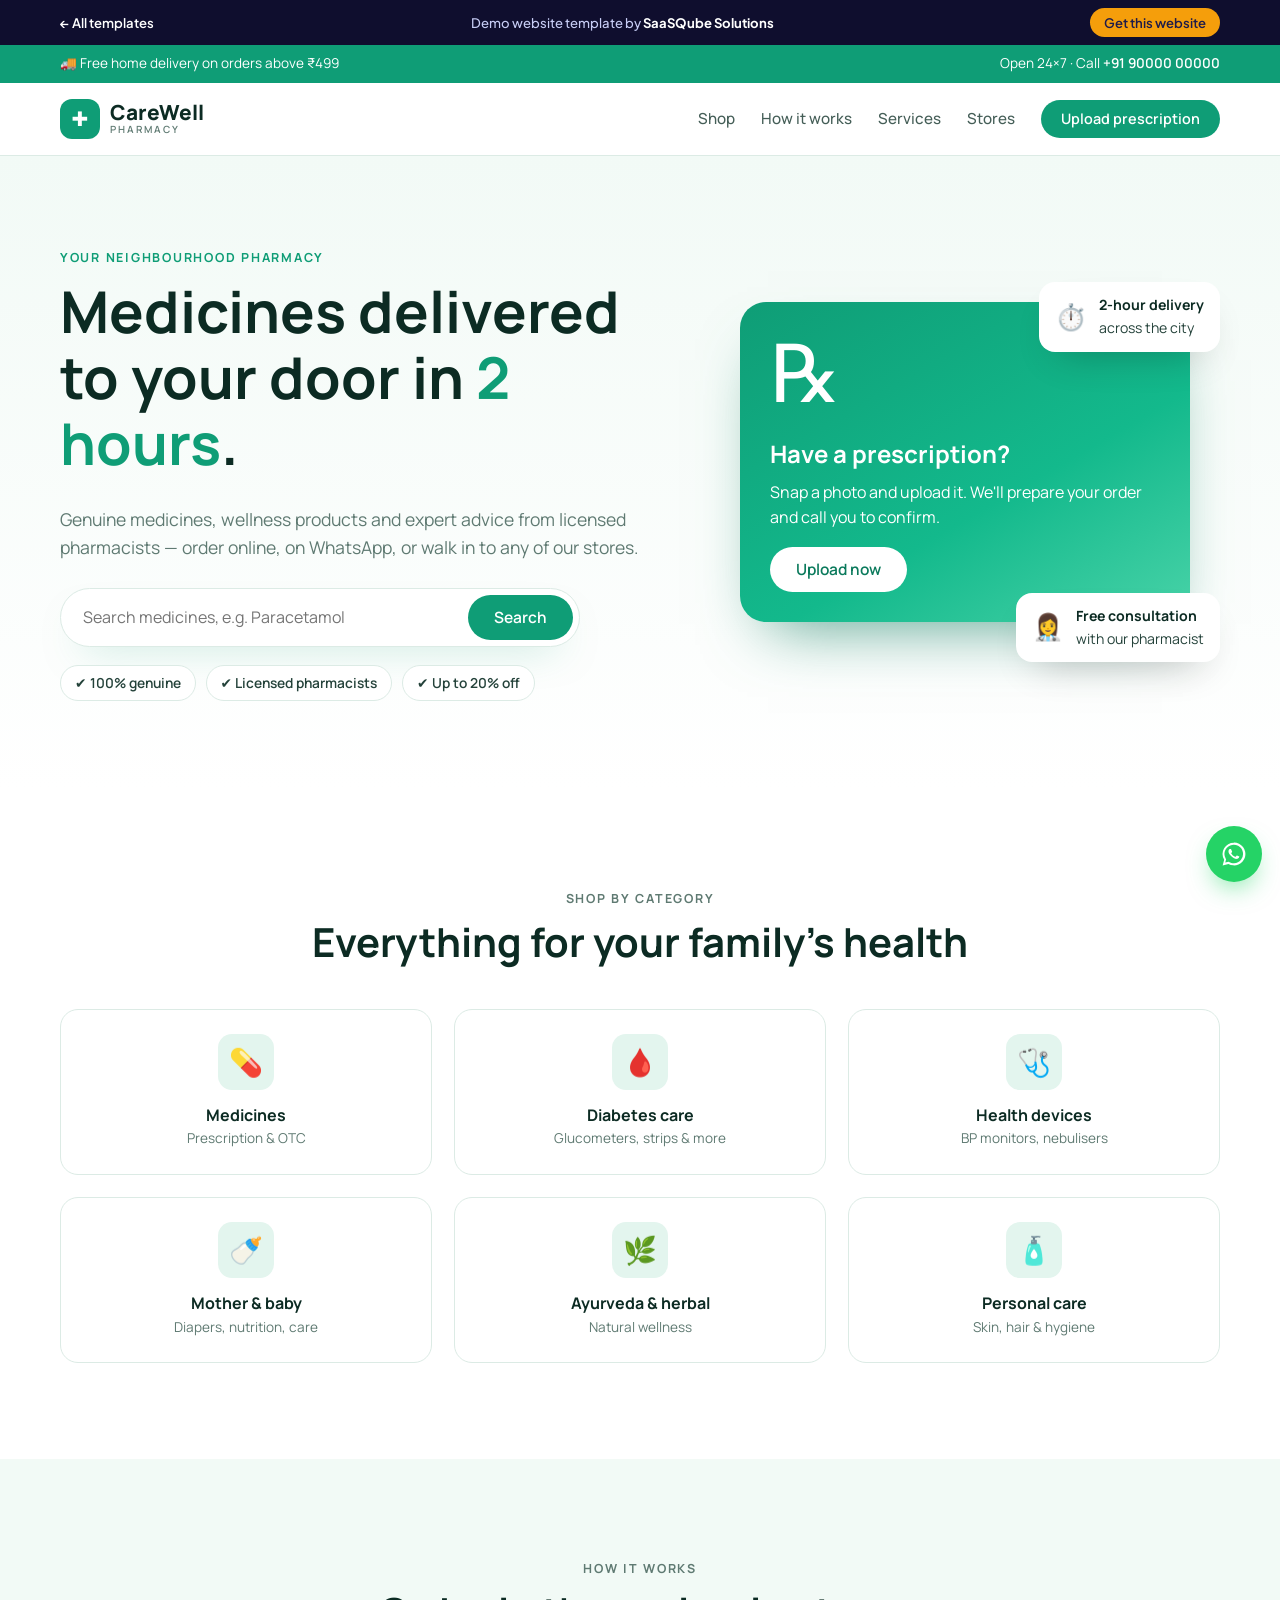
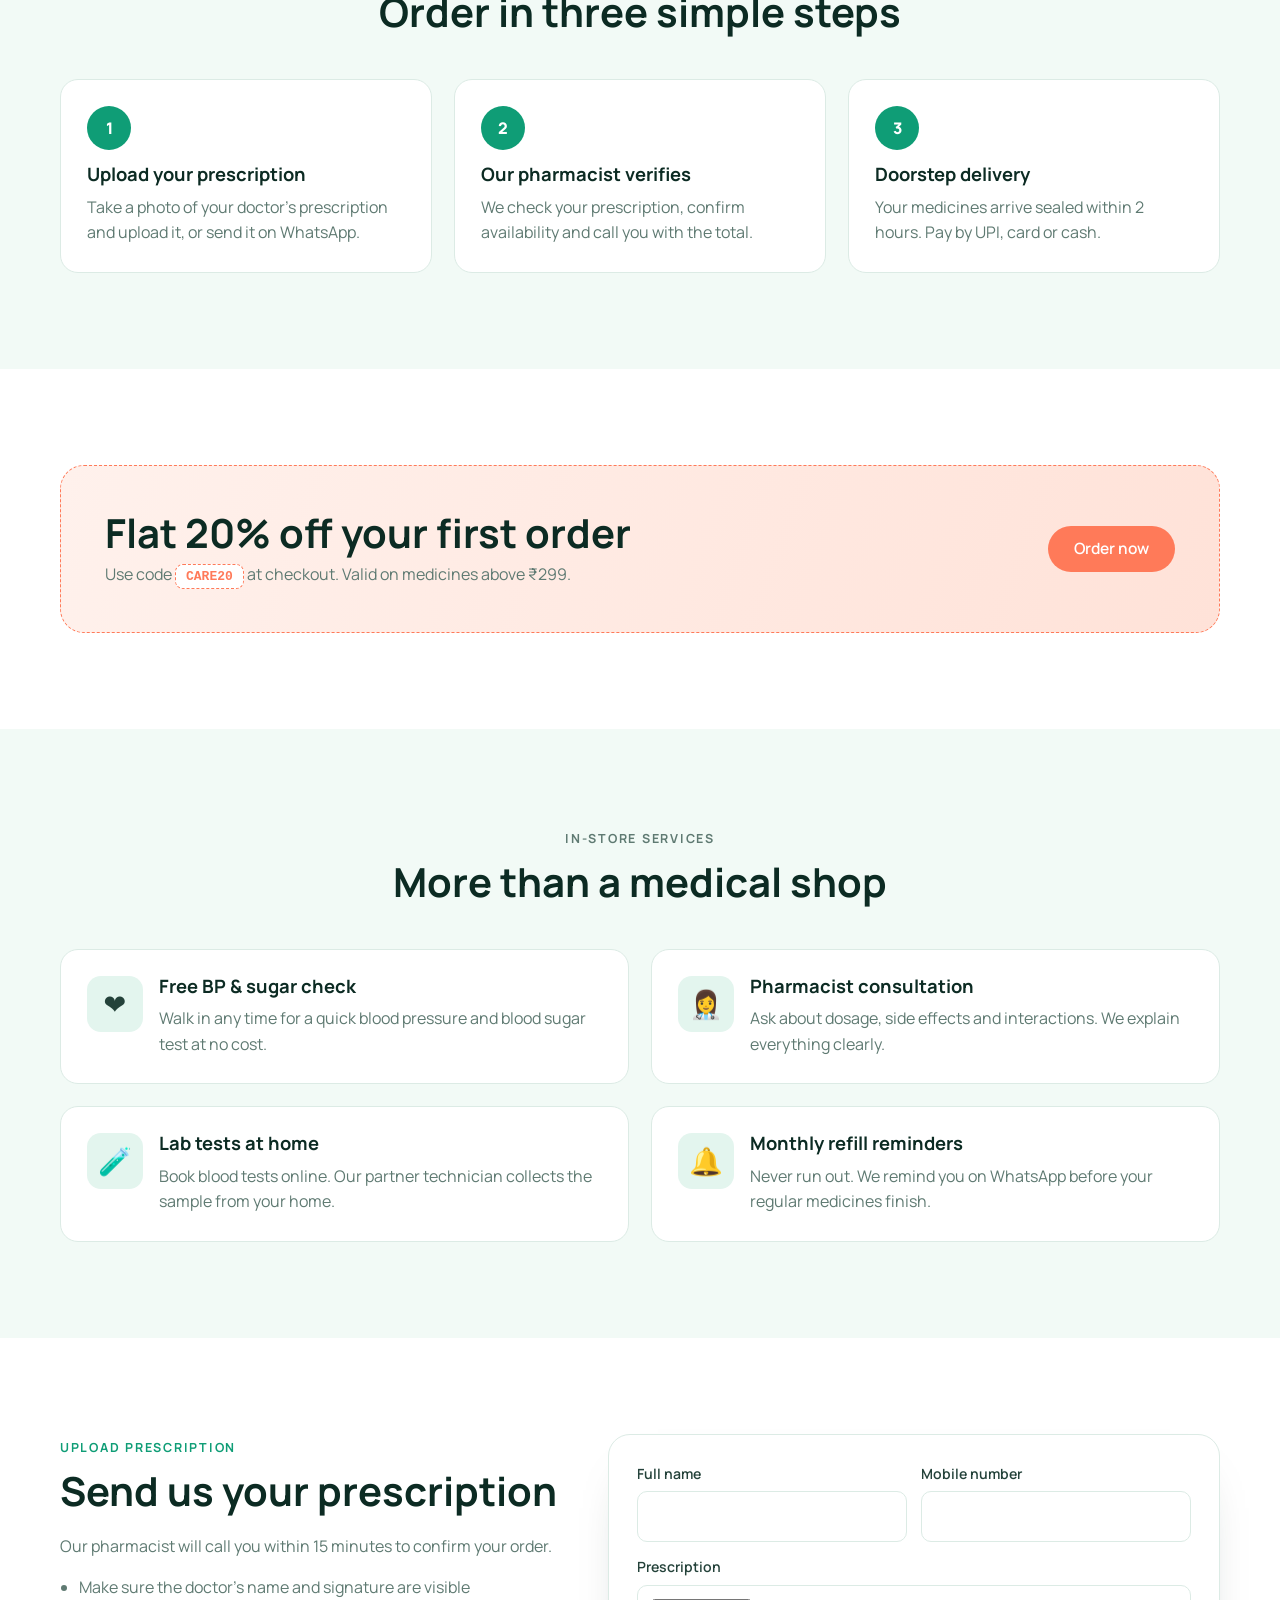
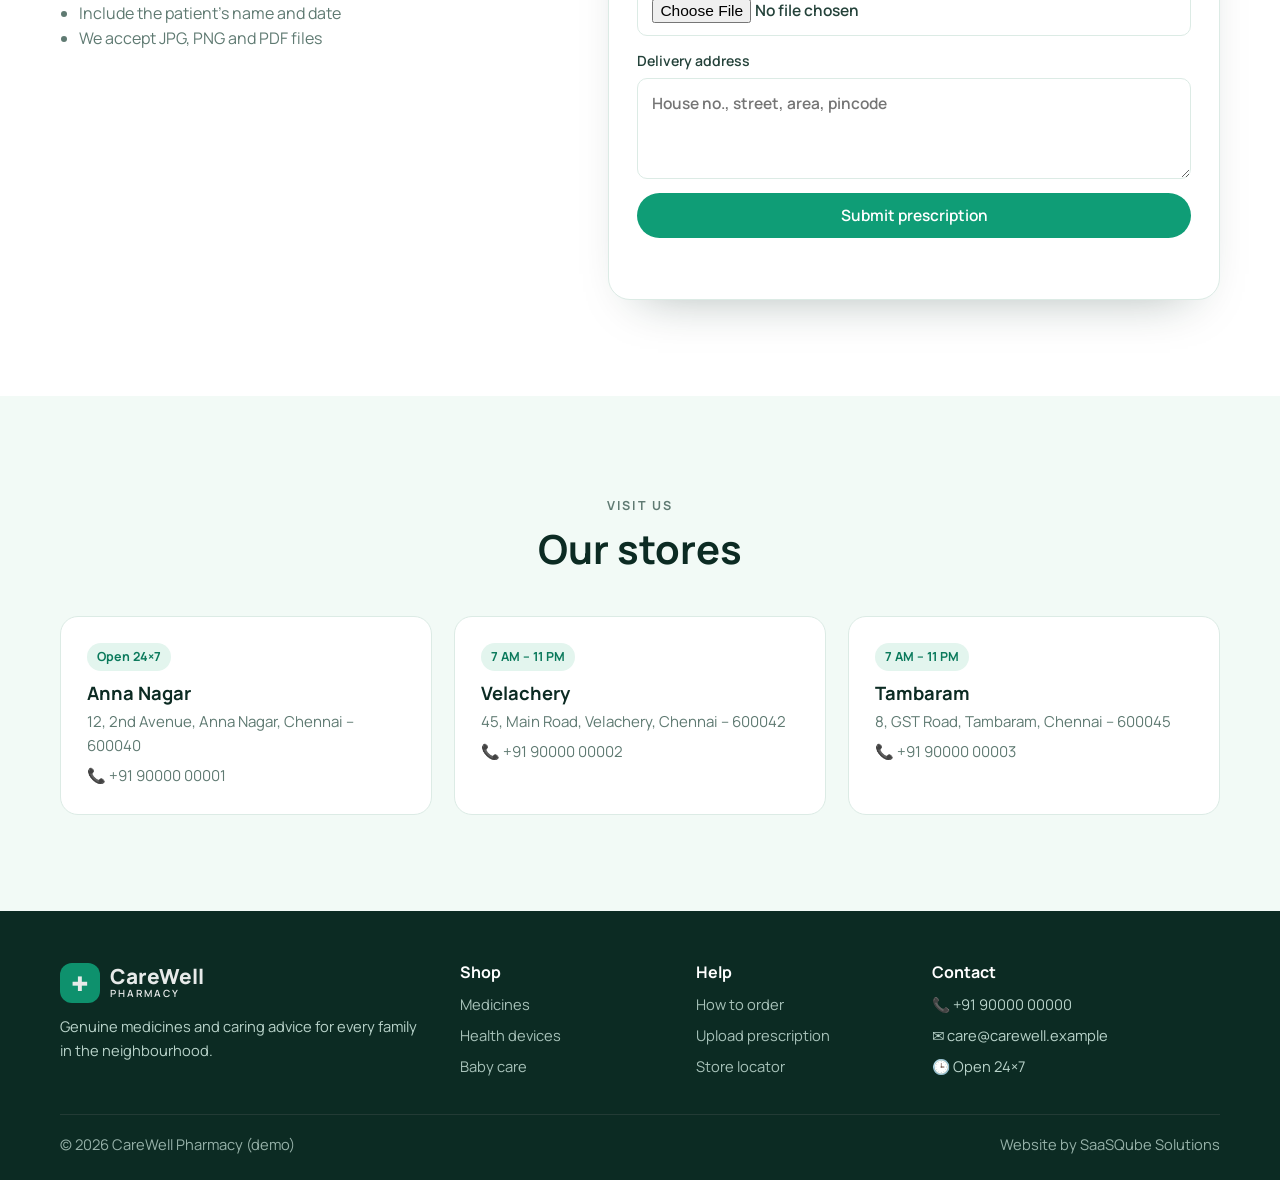
<file: templates/pharmacy/index.html>
<!doctype html>
<html lang="en">
<head>
  <meta charset="utf-8">
  <meta name="viewport" content="width=device-width, initial-scale=1">
  <title>CareWell Pharmacy — Pharmacy Website Template | SaaSQube Solutions</title>
  <meta name="description" content="Demo pharmacy website template by SaaSQube Solutions: online prescription upload, medicine categories, home delivery and store locator.">
  <meta name="robots" content="noindex">
  <link rel="preconnect" href="https://fonts.googleapis.com">
  <link rel="preconnect" href="https://fonts.gstatic.com" crossorigin>
  <link href="https://fonts.googleapis.com/css2?family=Manrope:wght@400;500;600;700;800&family=Plus+Jakarta+Sans:wght@500;600&display=swap" rel="stylesheet">
  <link rel="stylesheet" href="../shared.css">
  <style>
    :root {
      --font: "Manrope", system-ui, sans-serif;
      --primary: #0f9d76; --primary-dark: #0b7a5c; --accent: #ff7a59;
      --bg: #ffffff; --alt: #f2faf6; --surface: #ffffff;
      --text: #24423a; --heading: #0c2b23; --muted: #5f7a72; --line: #dcebe5;
      --tint: #e3f5ee; --radius: 18px;
      --footer-bg: #0c2b23; --footer-text: #b9d3ca;
    }
    .hero { background: linear-gradient(180deg, var(--alt), #fff); padding: clamp(44px, 7vw, 88px) 0; }
    .hero-grid { display: grid; grid-template-columns: 1.1fr .9fr; gap: 48px; align-items: center; }
    .hero h1 span { color: var(--primary); }
    .hero .lead { font-size: 1.1rem; color: var(--muted); max-width: 34em; }
    .search {
      display: flex; gap: 8px; background: #fff; border: 1px solid var(--line); border-radius: 999px;
      padding: 6px; box-shadow: 0 18px 40px -24px rgba(15, 157, 118, .5); margin: 26px 0 18px; max-width: 520px;
    }
    .search input { flex: 1; min-width: 0; border: 0; font: inherit; padding: 10px 16px; background: transparent; color: var(--text); }
    .search input:focus { outline: none; }
    .chips { display: flex; flex-wrap: wrap; gap: 10px; }
    .chips span { background: #fff; border: 1px solid var(--line); border-radius: 999px; padding: 6px 14px; font-size: .86rem; font-weight: 600; }
    .hero-art { position: relative; min-height: 380px; }
    .rx-card {
      position: absolute; inset: 20px 30px 40px 20px; border-radius: 26px; padding: 30px;
      background: linear-gradient(150deg, var(--primary), #13b98c 60%, #49d3a8); color: #fff;
      box-shadow: 0 30px 60px -28px rgba(11, 122, 92, .7); display: flex; flex-direction: column; justify-content: space-between;
    }
    .rx-card h3 { color: #fff; font-size: 1.5rem; }
    .rx-card .big { font-size: 5rem; line-height: 1; }
    .rx-card .btn { background: #fff; color: var(--primary-dark); align-self: flex-start; }
    .float {
      position: absolute; background: #fff; border-radius: 16px; padding: 12px 16px; display: flex; gap: 12px; align-items: center;
      box-shadow: 0 18px 40px -20px rgba(0, 0, 0, .3); font-size: .88rem; animation: bob 5s ease-in-out infinite;
    }
    .float strong { display: block; color: var(--heading); }
    .float.f1 { right: 0; top: 0; }
    .float.f2 { right: 0; bottom: 0; animation-delay: -2s; }
    @keyframes bob { 50% { transform: translateY(-8px); } }
    .cat { text-align: center; padding: 24px 16px; text-decoration: none; }
    .cat .emoji-tile { margin-inline: auto; }
    .cat h3 { font-size: 1rem; margin: 0; }
    .cat p { font-size: .85rem; color: var(--muted); margin: 4px 0 0; }
    .offer {
      border-radius: 24px; padding: clamp(28px, 4vw, 44px); display: flex; align-items: center; justify-content: space-between; gap: 24px; flex-wrap: wrap;
      background: linear-gradient(110deg, #fff1ec, #ffe2d8); border: 1px dashed var(--accent);
    }
    .offer h2 { margin: 0 0 6px; }
    .offer code { background: #fff; border: 1px dashed var(--accent); padding: 4px 10px; border-radius: 8px; font-weight: 800; color: var(--accent); }
    .steps.g3 li { background: #fff; border: 1px solid var(--line); border-radius: var(--radius); padding: 26px; }
    .steps li p { color: var(--muted); margin: 0; }
    .svc { display: flex; gap: 16px; align-items: flex-start; }
    .svc .emoji-tile { flex: none; margin: 0; }
    .svc p { color: var(--muted); }
    .upload-grid { display: grid; grid-template-columns: .9fr 1.1fr; gap: 48px; align-items: start; }
    .upload-grid ul { padding-left: 1.2em; color: var(--muted); }
    .upload-box { background: #fff; border: 1px solid var(--line); border-radius: 22px; padding: 28px; box-shadow: 0 24px 50px -32px rgba(12, 43, 35, .4); }
    .store h3 { margin-bottom: 6px; }
    .store p { color: var(--muted); font-size: .94rem; margin-bottom: 6px; }
    .store .open { display: inline-block; font-size: .78rem; font-weight: 700; color: var(--primary-dark); background: var(--tint); padding: 4px 10px; border-radius: 999px; }
    @media (max-width: 900px) {
      .hero-grid, .upload-grid { grid-template-columns: 1fr; }
      .hero-art { min-height: 320px; }
    }
  </style>
</head>
<body>
  <div class="demo-bar"><div class="container">
    <a href="../">← All templates</a>
    <span class="db-text">Demo website template by <strong>SaaSQube Solutions</strong></span>
    <a class="db-cta" href="../../index.html?template=Pharmacy#contact">Get this website</a>
  </div></div>

  <div class="topbar"><div class="container">
    <span>🚚 Free home delivery on orders above ₹499</span>
    <span class="hide-sm">Open 24×7 · Call <a href="tel:+919000000000">+91 90000 00000</a></span>
  </div></div>

  <header class="t-header">
    <div class="container t-nav-wrap">
      <a href="#top" class="t-logo"><span class="mark">✚</span><span>CareWell<small>Pharmacy</small></span></a>
      <button class="t-toggle" aria-expanded="false" aria-controls="t-nav" aria-label="Open menu"><span></span><span></span><span></span></button>
      <nav class="t-nav" id="t-nav">
        <a href="#categories">Shop</a>
        <a href="#how">How it works</a>
        <a href="#services">Services</a>
        <a href="#stores">Stores</a>
        <a href="#upload" class="btn btn-primary btn-sm">Upload prescription</a>
      </nav>
    </div>
  </header>

  <main id="top">
    <section class="hero">
      <div class="container hero-grid">
        <div>
          <p class="kicker">Your neighbourhood pharmacy</p>
          <h1>Medicines delivered to your door in <span>2 hours</span>.</h1>
          <p class="lead">Genuine medicines, wellness products and expert advice from licensed pharmacists — order online, on WhatsApp, or walk in to any of our stores.</p>
          <form class="search" role="search" onsubmit="event.preventDefault()">
            <input type="search" placeholder="Search medicines, e.g. Paracetamol" aria-label="Search medicines">
            <button class="btn btn-primary">Search</button>
          </form>
          <div class="chips"><span>✔ 100% genuine</span><span>✔ Licensed pharmacists</span><span>✔ Up to 20% off</span></div>
        </div>
        <div class="hero-art" aria-hidden="true">
          <div class="rx-card">
            <span class="big">℞</span>
            <div>
              <h3>Have a prescription?</h3>
              <p>Snap a photo and upload it. We'll prepare your order and call you to confirm.</p>
              <a href="#upload" class="btn">Upload now</a>
            </div>
          </div>
          <div class="float f1"><span style="font-size:1.6rem">⏱️</span><div><strong>2-hour delivery</strong>across the city</div></div>
          <div class="float f2"><span style="font-size:1.6rem">👩‍⚕️</span><div><strong>Free consultation</strong>with our pharmacist</div></div>
        </div>
      </div>
    </section>

    <section class="section" id="categories">
      <div class="container">
        <div class="section-head">
          <p class="kicker">Shop by category</p>
          <h2>Everything for your family's health</h2>
        </div>
        <div class="grid g3">
          <a href="#upload" class="card cat"><div class="emoji-tile">💊</div><h3>Medicines</h3><p>Prescription &amp; OTC</p></a>
          <a href="#upload" class="card cat"><div class="emoji-tile">🩸</div><h3>Diabetes care</h3><p>Glucometers, strips &amp; more</p></a>
          <a href="#upload" class="card cat"><div class="emoji-tile">🩺</div><h3>Health devices</h3><p>BP monitors, nebulisers</p></a>
          <a href="#upload" class="card cat"><div class="emoji-tile">🍼</div><h3>Mother &amp; baby</h3><p>Diapers, nutrition, care</p></a>
          <a href="#upload" class="card cat"><div class="emoji-tile">🌿</div><h3>Ayurveda &amp; herbal</h3><p>Natural wellness</p></a>
          <a href="#upload" class="card cat"><div class="emoji-tile">🧴</div><h3>Personal care</h3><p>Skin, hair &amp; hygiene</p></a>
        </div>
      </div>
    </section>

    <section class="section section-alt" id="how">
      <div class="container">
        <div class="section-head">
          <p class="kicker">How it works</p>
          <h2>Order in three simple steps</h2>
        </div>
        <ol class="steps grid g3">
          <li><h3>Upload your prescription</h3><p>Take a photo of your doctor's prescription and upload it, or send it on WhatsApp.</p></li>
          <li><h3>Our pharmacist verifies</h3><p>We check your prescription, confirm availability and call you with the total.</p></li>
          <li><h3>Doorstep delivery</h3><p>Your medicines arrive sealed within 2 hours. Pay by UPI, card or cash.</p></li>
        </ol>
      </div>
    </section>

    <section class="section">
      <div class="container">
        <div class="offer">
          <div>
            <h2>Flat 20% off your first order</h2>
            <p class="muted" style="margin:0">Use code <code>CARE20</code> at checkout. Valid on medicines above ₹299.</p>
          </div>
          <a href="#upload" class="btn btn-accent">Order now</a>
        </div>
      </div>
    </section>

    <section class="section section-alt" id="services">
      <div class="container">
        <div class="section-head">
          <p class="kicker">In-store services</p>
          <h2>More than a medical shop</h2>
        </div>
        <div class="grid g2">
          <div class="card svc"><div class="emoji-tile">❤️</div><div><h3>Free BP &amp; sugar check</h3><p>Walk in any time for a quick blood pressure and blood sugar test at no cost.</p></div></div>
          <div class="card svc"><div class="emoji-tile">👩‍⚕️</div><div><h3>Pharmacist consultation</h3><p>Ask about dosage, side effects and interactions. We explain everything clearly.</p></div></div>
          <div class="card svc"><div class="emoji-tile">🧪</div><div><h3>Lab tests at home</h3><p>Book blood tests online. Our partner technician collects the sample from your home.</p></div></div>
          <div class="card svc"><div class="emoji-tile">🔔</div><div><h3>Monthly refill reminders</h3><p>Never run out. We remind you on WhatsApp before your regular medicines finish.</p></div></div>
        </div>
      </div>
    </section>

    <section class="section" id="upload">
      <div class="container upload-grid">
        <div>
          <p class="kicker">Upload prescription</p>
          <h2>Send us your prescription</h2>
          <p class="muted">Our pharmacist will call you within 15 minutes to confirm your order.</p>
          <ul>
            <li>Make sure the doctor's name and signature are visible</li>
            <li>Include the patient's name and date</li>
            <li>We accept JPG, PNG and PDF files</li>
          </ul>
        </div>
        <div class="upload-box">
          <form class="form" data-demo>
            <div class="row">
              <label>Full name<input type="text" name="name" required></label>
              <label>Mobile number<input type="tel" name="phone" required></label>
            </div>
            <label>Prescription<input type="file" name="rx" accept="image/*,.pdf"></label>
            <label>Delivery address<textarea name="address" rows="3" placeholder="House no., street, area, pincode"></textarea></label>
            <button class="btn btn-primary btn-block">Submit prescription</button>
            <p class="form-msg" role="status" aria-live="polite"></p>
          </form>
        </div>
      </div>
    </section>

    <section class="section section-alt" id="stores">
      <div class="container">
        <div class="section-head">
          <p class="kicker">Visit us</p>
          <h2>Our stores</h2>
        </div>
        <div class="grid g3">
          <div class="card store"><span class="open">Open 24×7</span><h3 style="margin-top:12px">Anna Nagar</h3><p>12, 2nd Avenue, Anna Nagar, Chennai – 600040</p><p>📞 +91 90000 00001</p></div>
          <div class="card store"><span class="open">7 AM – 11 PM</span><h3 style="margin-top:12px">Velachery</h3><p>45, Main Road, Velachery, Chennai – 600042</p><p>📞 +91 90000 00002</p></div>
          <div class="card store"><span class="open">7 AM – 11 PM</span><h3 style="margin-top:12px">Tambaram</h3><p>8, GST Road, Tambaram, Chennai – 600045</p><p>📞 +91 90000 00003</p></div>
        </div>
      </div>
    </section>
  </main>

  <footer class="t-footer">
    <div class="container">
      <div class="cols">
        <div><a href="#top" class="t-logo"><span class="mark">✚</span><span>CareWell<small style="color:inherit">Pharmacy</small></span></a><p>Genuine medicines and caring advice for every family in the neighbourhood.</p></div>
        <div><h4>Shop</h4><ul><li><a href="#categories">Medicines</a></li><li><a href="#categories">Health devices</a></li><li><a href="#categories">Baby care</a></li></ul></div>
        <div><h4>Help</h4><ul><li><a href="#how">How to order</a></li><li><a href="#upload">Upload prescription</a></li><li><a href="#stores">Store locator</a></li></ul></div>
        <div><h4>Contact</h4><ul><li>📞 +91 90000 00000</li><li>✉️ care@carewell.example</li><li>🕒 Open 24×7</li></ul></div>
      </div>
      <div class="bottom"><p>© <span data-year>2026</span> CareWell Pharmacy (demo)</p><p>Website by SaaSQube Solutions</p></div>
    </div>
  </footer>

  <a class="t-wa" href="#upload" aria-label="Order on WhatsApp"><svg viewBox="0 0 32 32" aria-hidden="true"><path fill="currentColor" d="M16 3a13 13 0 0 0-11.2 19.6L3 29l6.6-1.7A13 13 0 1 0 16 3zm0 23.6c-2 0-4-.6-5.7-1.6l-.4-.2-3.9 1 1-3.8-.3-.4A10.6 10.6 0 1 1 16 26.6zm5.8-7.9c-.3-.2-1.9-.9-2.2-1-.3-.1-.5-.2-.7.2l-1 1.2c-.2.2-.4.2-.7.1a8.7 8.7 0 0 1-4.3-3.8c-.3-.6.3-.5.9-1.7.1-.2 0-.4 0-.5l-1-2.4c-.3-.6-.5-.5-.7-.5h-.6c-.2 0-.5 0-.8.4-.3.3-1 1-1 2.5s1.1 2.9 1.2 3.1c.2.2 2.1 3.2 5.1 4.5 1.9.8 2.6.9 3.6.7.6-.1 1.9-.8 2.1-1.5.3-.7.3-1.3.2-1.5l-.1-.1z"/></svg></a>
  <script src="../shared.js" defer></script>
</body>
</html>
</file>
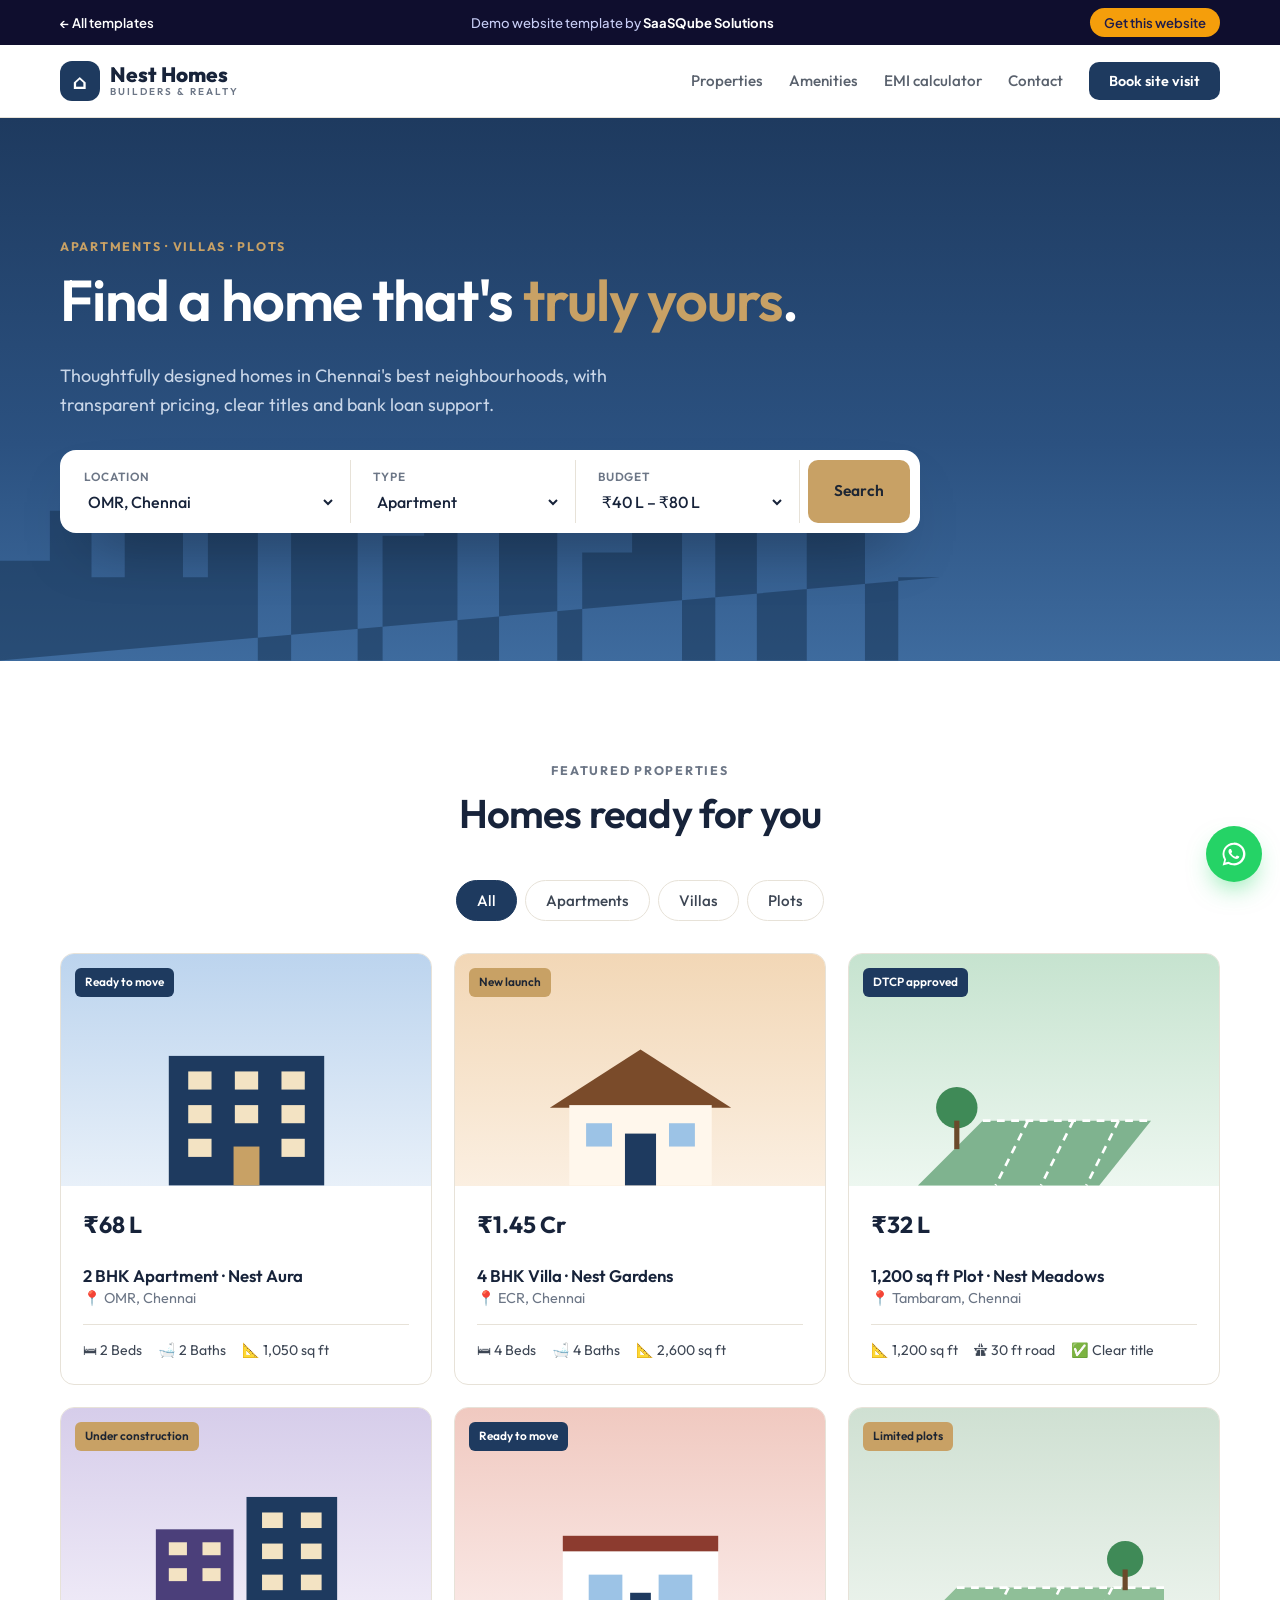
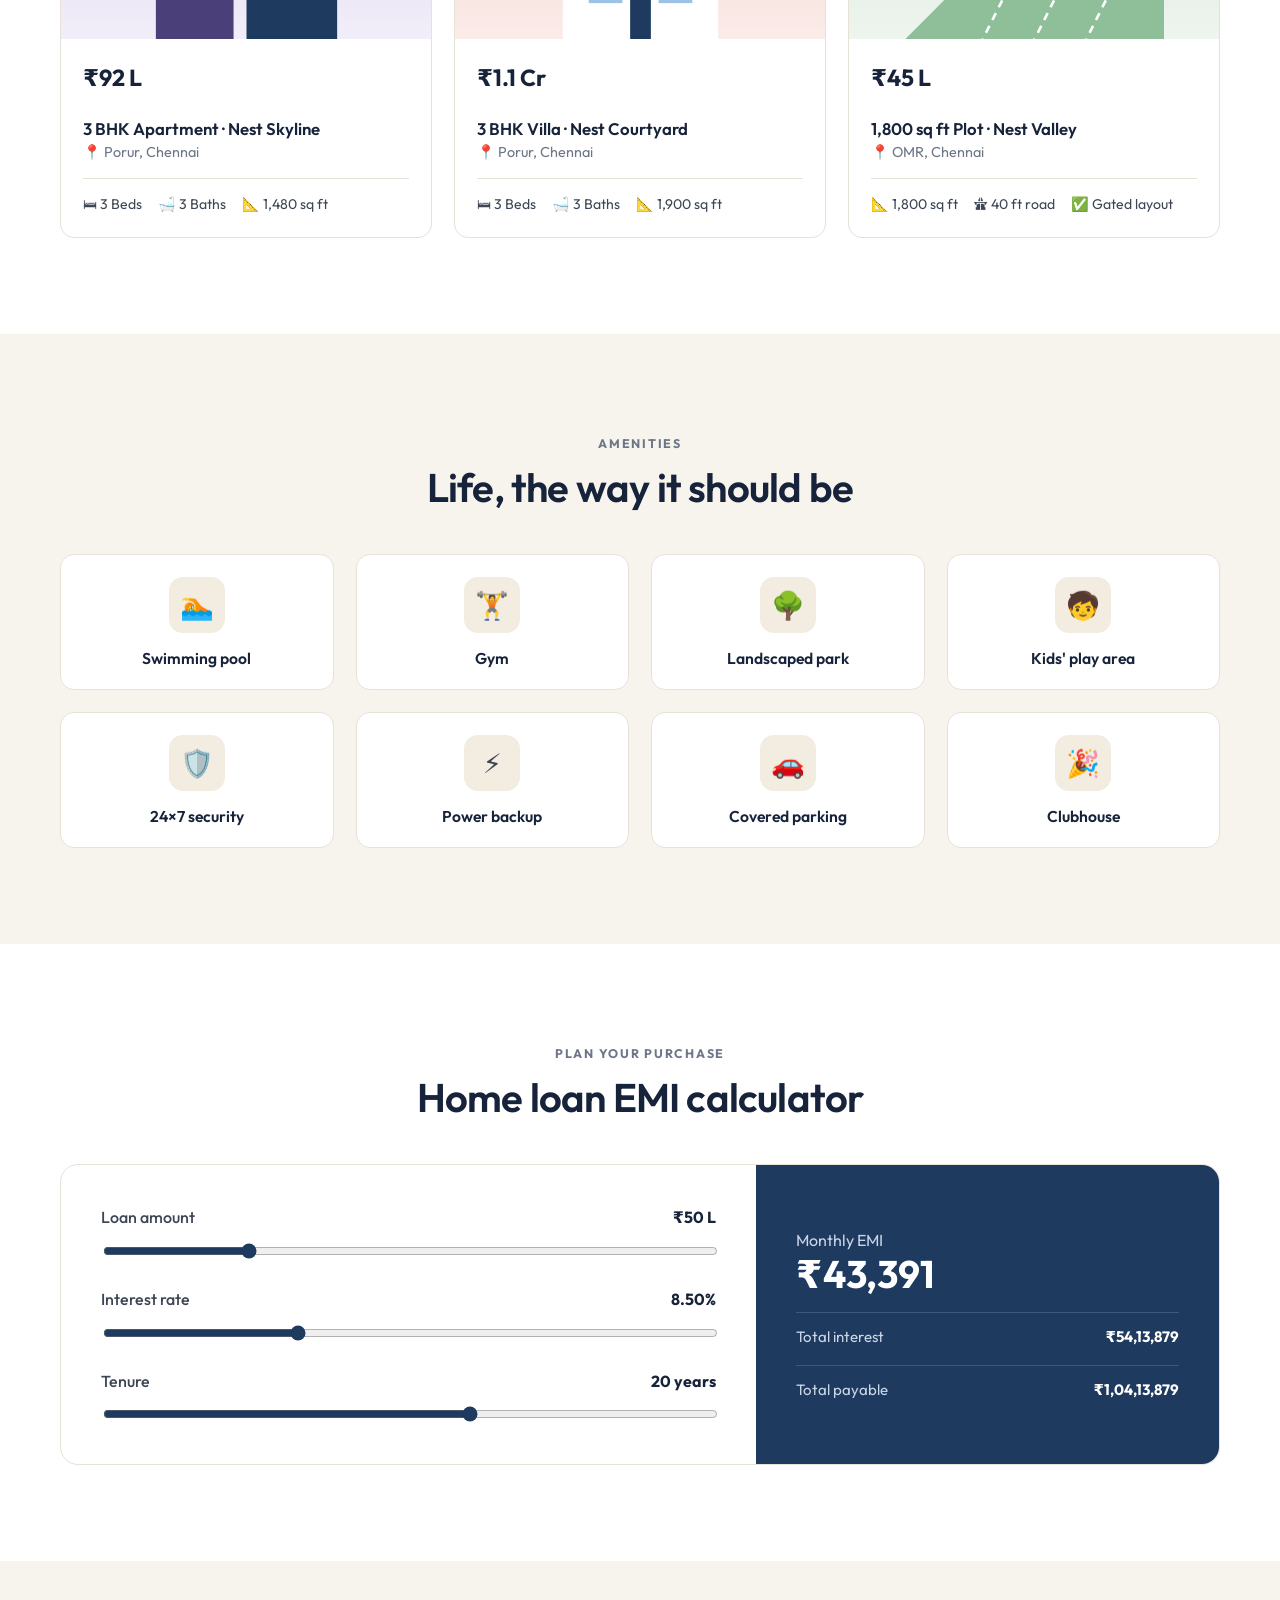
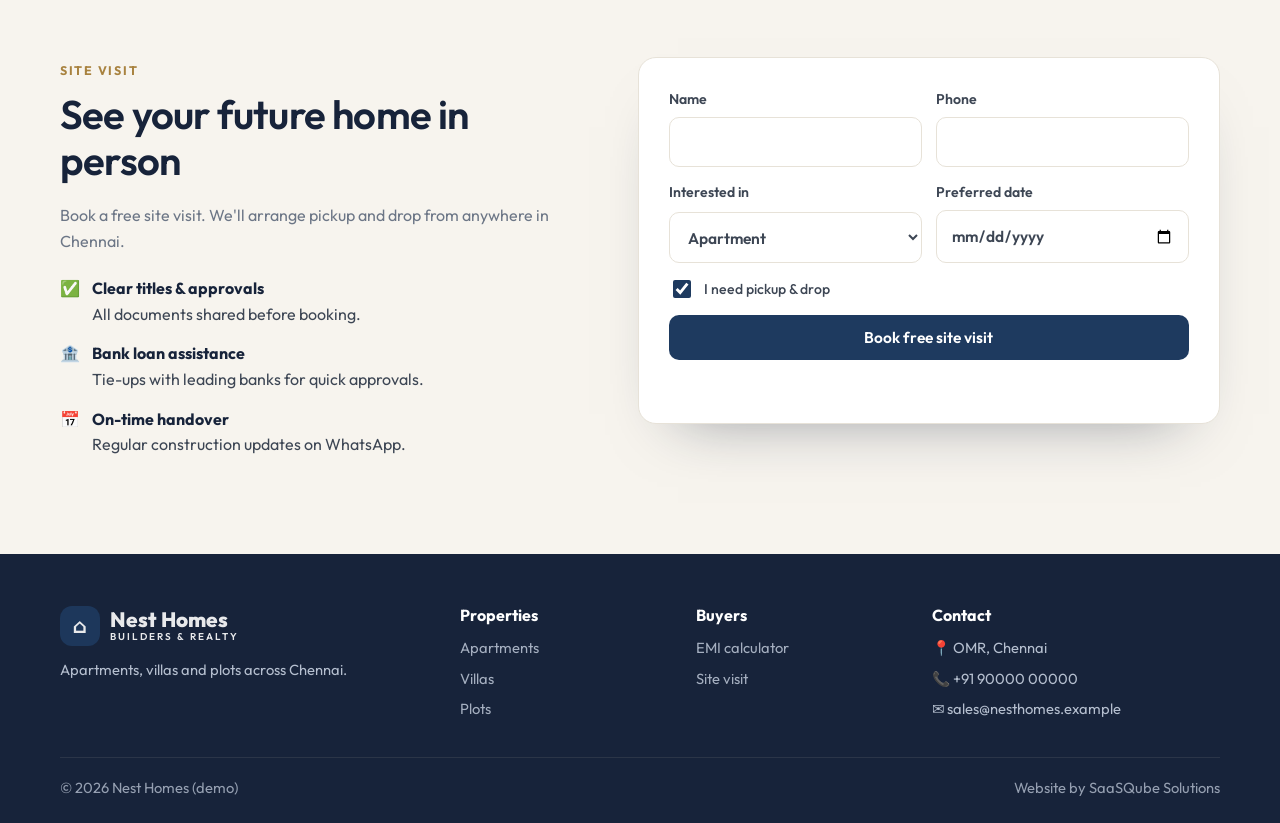
<file: templates/real-estate/index.html>
<!doctype html>
<html lang="en">
<head>
  <meta charset="utf-8">
  <meta name="viewport" content="width=device-width, initial-scale=1">
  <title>Nest Homes — Real Estate Website Template | SaaSQube Solutions</title>
  <meta name="description" content="Demo real estate and builder website template by SaaSQube Solutions: property listings with filters, amenities, EMI calculator and site-visit booking.">
  <meta name="robots" content="noindex">
  <link rel="preconnect" href="https://fonts.googleapis.com">
  <link rel="preconnect" href="https://fonts.gstatic.com" crossorigin>
  <link href="https://fonts.googleapis.com/css2?family=Outfit:wght@400;500;600;700&family=Plus+Jakarta+Sans:wght@500;600&display=swap" rel="stylesheet">
  <link rel="stylesheet" href="../shared.css">
  <style>
    :root {
      --font: "Outfit", system-ui, sans-serif;
      --primary: #1e3a5f; --primary-dark: #142a46; --accent: #c8a165; --on-accent: #1e2633;
      --bg: #ffffff; --alt: #f7f4ee; --surface: #ffffff;
      --text: #3d4654; --heading: #17233a; --muted: #6c7686; --line: #e7e2d8;
      --tint: #f3ece0; --radius: 14px; --btn-radius: 10px;
      --kicker: #a8823f; --footer-bg: #17233a; --footer-text: #b5bfcf;
    }
    h1, h2 { font-weight: 600; letter-spacing: -.02em; }
    .hero {
      position: relative; padding: clamp(56px, 9vw, 120px) 0 clamp(90px, 10vw, 130px); color: #e9eef6; overflow: hidden;
      background: linear-gradient(180deg, #1e3a5f 0%, #2b5180 60%, #3e6b9e 100%);
    }
    .skyline { position: absolute; left: 0; right: 0; bottom: 0; height: 46%; opacity: .5; }
    .hero .container { position: relative; z-index: 1; }
    .hero h1 { color: #fff; max-width: 14em; }
    .hero h1 span { color: var(--accent); }
    .hero .lead { font-size: 1.12rem; max-width: 34em; color: #c9d6e8; }
    .search-bar {
      margin-top: 30px; background: #fff; border-radius: 16px; padding: 10px; display: grid; grid-template-columns: 1.3fr 1fr 1fr auto; gap: 8px;
      box-shadow: 0 30px 60px -30px rgba(0, 0, 0, .6); max-width: 860px;
    }
    .search-bar label { display: grid; gap: 2px; padding: 8px 14px; font-size: .74rem; font-weight: 600; color: var(--muted); text-transform: uppercase; letter-spacing: .08em; border-right: 1px solid var(--line); }
    .search-bar select { border: 0; font: 500 1rem var(--font); color: var(--heading); background: transparent; padding: 2px 0; text-transform: none; letter-spacing: 0; }
    .search-bar select:focus { outline: none; }
    .search-bar .btn { border-radius: 10px; }
    .filters { display: flex; flex-wrap: wrap; gap: 8px; justify-content: center; margin-bottom: 32px; }
    .filters button { font: 500 .95rem var(--font); padding: 10px 20px; border-radius: 999px; border: 1px solid var(--line); background: #fff; color: var(--text); cursor: pointer; }
    .filters button.active { background: var(--primary); color: #fff; border-color: var(--primary); }
    .prop { padding: 0; overflow: hidden; }
    .prop[hidden] { display: none; }
    .prop .ph { aspect-ratio: 16/10; position: relative; display: grid; place-items: end center; overflow: hidden; }
    .prop .ph svg { width: 70%; height: auto; }
    .p1 { background: linear-gradient(180deg, #bcd4ee, #e8f0f9); }
    .p2 { background: linear-gradient(180deg, #f2d7b6, #fbefe1); }
    .p3 { background: linear-gradient(180deg, #c6e3cf, #edf7f0); }
    .p4 { background: linear-gradient(180deg, #d6cdea, #f2eef9); }
    .p5 { background: linear-gradient(180deg, #f0c9c0, #fbecea); }
    .p6 { background: linear-gradient(180deg, #cfe0d2, #eef5ef); }
    .badge { position: absolute; top: 14px; left: 14px; background: var(--primary); color: #fff; font-size: .74rem; font-weight: 600; padding: 5px 10px; border-radius: 6px; }
    .badge.gold { background: var(--accent); color: #1e2633; }
    .prop .body { padding: 20px 22px 22px; }
    .prop .price { font-size: 1.45rem; font-weight: 700; color: var(--heading); }
    .prop h3 { font-size: 1.05rem; margin: 2px 0; font-weight: 600; }
    .prop .loc { color: var(--muted); font-size: .9rem; margin-bottom: 14px; }
    .prop .meta { display: flex; gap: 16px; border-top: 1px solid var(--line); padding-top: 14px; font-size: .88rem; color: var(--text); flex-wrap: wrap; }
    .amen { text-align: center; padding: 22px 14px; }
    .amen .emoji-tile { margin-inline: auto; }
    .amen h3 { font-size: .98rem; margin: 0; font-weight: 600; }
    .emi-grid { display: grid; grid-template-columns: 1.2fr .8fr; gap: 0; border: 1px solid var(--line); border-radius: 18px; overflow: hidden; background: #fff; }
    .emi-inputs { padding: clamp(24px, 4vw, 40px); display: grid; gap: 26px; }
    .emi-inputs label { display: grid; gap: 10px; font-weight: 500; }
    .emi-inputs .val { display: flex; justify-content: space-between; }
    .emi-inputs .val b { color: var(--heading); }
    input[type="range"] { width: 100%; accent-color: var(--primary); }
    .emi-out { background: var(--primary); color: #c9d6e8; padding: clamp(24px, 4vw, 40px); display: flex; flex-direction: column; justify-content: center; gap: 16px; }
    .emi-out strong { display: block; color: #fff; font-size: 2.4rem; line-height: 1.1; }
    .emi-out .row2 { display: flex; justify-content: space-between; border-top: 1px solid rgba(255, 255, 255, .15); padding-top: 12px; font-size: .94rem; }
    .emi-out .row2 b { color: #fff; }
    .visit-grid { display: grid; grid-template-columns: 1fr 1.1fr; gap: 48px; align-items: start; }
    .why-list { list-style: none; padding: 0; margin: 22px 0 0; display: grid; gap: 14px; }
    .why-list li { display: flex; gap: 12px; }
    .why-list b { color: var(--heading); display: block; }
    .visit-box { background: #fff; border: 1px solid var(--line); border-radius: 18px; padding: 30px; box-shadow: 0 30px 60px -40px rgba(23, 35, 58, .5); }
    @media (max-width: 900px) {
      .search-bar { grid-template-columns: 1fr 1fr; }
      .search-bar label { border-right: 0; border-bottom: 1px solid var(--line); }
      .search-bar .btn { grid-column: 1 / -1; }
      .emi-grid, .visit-grid { grid-template-columns: 1fr; }
    }
    @media (max-width: 520px) { .search-bar { grid-template-columns: 1fr; } }
  </style>
</head>
<body>
  <div class="demo-bar"><div class="container">
    <a href="../">← All templates</a>
    <span class="db-text">Demo website template by <strong>SaaSQube Solutions</strong></span>
    <a class="db-cta" href="../../index.html?template=Real%20Estate#contact">Get this website</a>
  </div></div>

  <header class="t-header">
    <div class="container t-nav-wrap">
      <a href="#top" class="t-logo"><span class="mark">⌂</span><span>Nest Homes<small>Builders &amp; Realty</small></span></a>
      <button class="t-toggle" aria-expanded="false" aria-controls="t-nav" aria-label="Open menu"><span></span><span></span><span></span></button>
      <nav class="t-nav" id="t-nav">
        <a href="#properties">Properties</a>
        <a href="#amenities">Amenities</a>
        <a href="#emi">EMI calculator</a>
        <a href="#visit">Contact</a>
        <a href="#visit" class="btn btn-primary btn-sm">Book site visit</a>
      </nav>
    </div>
  </header>

  <main id="top">
    <section class="hero">
      <svg class="skyline" viewBox="0 0 1200 300" preserveAspectRatio="none" aria-hidden="true">
        <path fill="#15304f" d="M0 300V180h60v-60h50v80h40V90h70v110h30v-70h60v170h40V60h80v240h30V150h50v-40h40v190h50V120h70v180h30V170h60V80h60v220h40V140h50v160h60V100h70v200h40V200h50z"/>
      </svg>
      <div class="container">
        <p class="kicker" style="color:var(--accent)">Apartments · Villas · Plots</p>
        <h1>Find a home that's <span>truly yours</span>.</h1>
        <p class="lead">Thoughtfully designed homes in Chennai's best neighbourhoods, with transparent pricing, clear titles and bank loan support.</p>
        <form class="search-bar" onsubmit="event.preventDefault(); document.getElementById('properties').scrollIntoView()">
          <label>Location<select><option>OMR, Chennai</option><option>Porur, Chennai</option><option>Tambaram, Chennai</option><option>ECR, Chennai</option></select></label>
          <label>Type<select><option>Apartment</option><option>Villa</option><option>Plot</option></select></label>
          <label>Budget<select><option>₹40 L – ₹80 L</option><option>₹80 L – ₹1.5 Cr</option><option>₹1.5 Cr +</option></select></label>
          <button class="btn btn-accent">Search</button>
        </form>
      </div>
    </section>

    <section class="section" id="properties">
      <div class="container">
        <div class="section-head"><p class="kicker">Featured properties</p><h2>Homes ready for you</h2></div>
        <div class="filters" data-filter-group=".prop">
          <button class="active" data-filter="all">All</button>
          <button data-filter="apartment">Apartments</button>
          <button data-filter="villa">Villas</button>
          <button data-filter="plot">Plots</button>
        </div>
        <div class="grid g3">
          <article class="card prop" data-cat="apartment"><div class="ph p1"><span class="badge">Ready to move</span><svg viewBox="0 0 200 120" aria-hidden="true"><rect x="40" y="20" width="120" height="100" fill="#1e3a5f"/><g fill="#f3e3c3"><rect x="55" y="32" width="18" height="14"/><rect x="91" y="32" width="18" height="14"/><rect x="127" y="32" width="18" height="14"/><rect x="55" y="58" width="18" height="14"/><rect x="91" y="58" width="18" height="14"/><rect x="127" y="58" width="18" height="14"/><rect x="55" y="84" width="18" height="14"/><rect x="127" y="84" width="18" height="14"/></g><rect x="90" y="90" width="20" height="30" fill="#c8a165"/></svg></div><div class="body"><p class="price">₹68 L</p><h3>2 BHK Apartment · Nest Aura</h3><p class="loc">📍 OMR, Chennai</p><div class="meta"><span>🛏 2 Beds</span><span>🛁 2 Baths</span><span>📐 1,050 sq ft</span></div></div></article>
          <article class="card prop" data-cat="villa"><div class="ph p2"><span class="badge gold">New launch</span><svg viewBox="0 0 200 120" aria-hidden="true"><path d="M30 60 100 15l70 45z" fill="#7a4b2a"/><rect x="45" y="58" width="110" height="62" fill="#fff7ec"/><rect x="88" y="80" width="24" height="40" fill="#1e3a5f"/><g fill="#9cc3e6"><rect x="58" y="72" width="20" height="18"/><rect x="122" y="72" width="20" height="18"/></g></svg></div><div class="body"><p class="price">₹1.45 Cr</p><h3>4 BHK Villa · Nest Gardens</h3><p class="loc">📍 ECR, Chennai</p><div class="meta"><span>🛏 4 Beds</span><span>🛁 4 Baths</span><span>📐 2,600 sq ft</span></div></div></article>
          <article class="card prop" data-cat="plot"><div class="ph p3"><span class="badge">DTCP approved</span><svg viewBox="0 0 200 120" aria-hidden="true"><path d="M10 120 60 70h130l-40 50z" fill="#7fb38f"/><path d="M60 70h130" stroke="#fff" stroke-dasharray="6 5" stroke-width="2"/><path d="M95 70l-25 50M130 70l-25 50M165 70l-25 50" stroke="#fff" stroke-dasharray="6 5" stroke-width="2"/><circle cx="40" cy="60" r="16" fill="#3f8a57"/><rect x="38" y="70" width="4" height="22" fill="#6b4a2b"/></svg></div><div class="body"><p class="price">₹32 L</p><h3>1,200 sq ft Plot · Nest Meadows</h3><p class="loc">📍 Tambaram, Chennai</p><div class="meta"><span>📐 1,200 sq ft</span><span>🛣 30 ft road</span><span>✅ Clear title</span></div></div></article>
          <article class="card prop" data-cat="apartment"><div class="ph p4"><span class="badge gold">Under construction</span><svg viewBox="0 0 200 120" aria-hidden="true"><rect x="30" y="35" width="60" height="85" fill="#4b3f7a"/><rect x="100" y="10" width="70" height="110" fill="#1e3a5f"/><g fill="#f3e3c3"><rect x="40" y="45" width="14" height="10"/><rect x="66" y="45" width="14" height="10"/><rect x="40" y="65" width="14" height="10"/><rect x="66" y="65" width="14" height="10"/><rect x="112" y="22" width="16" height="12"/><rect x="142" y="22" width="16" height="12"/><rect x="112" y="46" width="16" height="12"/><rect x="142" y="46" width="16" height="12"/><rect x="112" y="70" width="16" height="12"/><rect x="142" y="70" width="16" height="12"/></g></svg></div><div class="body"><p class="price">₹92 L</p><h3>3 BHK Apartment · Nest Skyline</h3><p class="loc">📍 Porur, Chennai</p><div class="meta"><span>🛏 3 Beds</span><span>🛁 3 Baths</span><span>📐 1,480 sq ft</span></div></div></article>
          <article class="card prop" data-cat="villa"><div class="ph p5"><span class="badge">Ready to move</span><svg viewBox="0 0 200 120" aria-hidden="true"><rect x="40" y="50" width="120" height="70" fill="#fff"/><rect x="40" y="40" width="120" height="12" fill="#8c3b2f"/><rect x="60" y="70" width="26" height="22" fill="#9cc3e6"/><rect x="114" y="70" width="26" height="22" fill="#9cc3e6"/><rect x="92" y="84" width="16" height="36" fill="#1e3a5f"/></svg></div><div class="body"><p class="price">₹1.1 Cr</p><h3>3 BHK Villa · Nest Courtyard</h3><p class="loc">📍 Porur, Chennai</p><div class="meta"><span>🛏 3 Beds</span><span>🛁 3 Baths</span><span>📐 1,900 sq ft</span></div></div></article>
          <article class="card prop" data-cat="plot"><div class="ph p6"><span class="badge gold">Limited plots</span><svg viewBox="0 0 200 120" aria-hidden="true"><path d="M0 120 40 80h160v40z" fill="#8fbf98"/><path d="M40 80h160M80 80l-20 40M120 80l-20 40M160 80l-20 40" stroke="#fff" stroke-dasharray="6 5" stroke-width="2"/><circle cx="170" cy="58" r="14" fill="#3f8a57"/><rect x="168" y="66" width="4" height="16" fill="#6b4a2b"/></svg></div><div class="body"><p class="price">₹45 L</p><h3>1,800 sq ft Plot · Nest Valley</h3><p class="loc">📍 OMR, Chennai</p><div class="meta"><span>📐 1,800 sq ft</span><span>🛣 40 ft road</span><span>✅ Gated layout</span></div></div></article>
        </div>
      </div>
    </section>

    <section class="section section-alt" id="amenities">
      <div class="container">
        <div class="section-head"><p class="kicker">Amenities</p><h2>Life, the way it should be</h2></div>
        <div class="grid g4">
          <div class="card amen"><div class="emoji-tile">🏊</div><h3>Swimming pool</h3></div>
          <div class="card amen"><div class="emoji-tile">🏋️</div><h3>Gym</h3></div>
          <div class="card amen"><div class="emoji-tile">🌳</div><h3>Landscaped park</h3></div>
          <div class="card amen"><div class="emoji-tile">🧒</div><h3>Kids' play area</h3></div>
          <div class="card amen"><div class="emoji-tile">🛡️</div><h3>24×7 security</h3></div>
          <div class="card amen"><div class="emoji-tile">⚡</div><h3>Power backup</h3></div>
          <div class="card amen"><div class="emoji-tile">🚗</div><h3>Covered parking</h3></div>
          <div class="card amen"><div class="emoji-tile">🎉</div><h3>Clubhouse</h3></div>
        </div>
      </div>
    </section>

    <section class="section" id="emi">
      <div class="container">
        <div class="section-head"><p class="kicker">Plan your purchase</p><h2>Home loan EMI calculator</h2></div>
        <div class="emi-grid">
          <div class="emi-inputs">
            <label><span class="val">Loan amount <b id="o-amt"></b></span><input type="range" id="i-amt" min="500000" max="20000000" step="100000" value="5000000"></label>
            <label><span class="val">Interest rate <b id="o-rate"></b></span><input type="range" id="i-rate" min="6" max="14" step="0.05" value="8.5"></label>
            <label><span class="val">Tenure <b id="o-yrs"></b></span><input type="range" id="i-yrs" min="5" max="30" step="1" value="20"></label>
          </div>
          <div class="emi-out" aria-live="polite">
            <div><span>Monthly EMI</span><strong id="o-emi"></strong></div>
            <div class="row2"><span>Total interest</span><b id="o-int"></b></div>
            <div class="row2"><span>Total payable</span><b id="o-tot"></b></div>
          </div>
        </div>
      </div>
    </section>

    <section class="section section-alt" id="visit">
      <div class="container visit-grid">
        <div>
          <p class="kicker">Site visit</p>
          <h2>See your future home in person</h2>
          <p class="muted">Book a free site visit. We'll arrange pickup and drop from anywhere in Chennai.</p>
          <ul class="why-list">
            <li>✅<div><b>Clear titles &amp; approvals</b>All documents shared before booking.</div></li>
            <li>🏦<div><b>Bank loan assistance</b>Tie-ups with leading banks for quick approvals.</div></li>
            <li>📅<div><b>On-time handover</b>Regular construction updates on WhatsApp.</div></li>
          </ul>
        </div>
        <div class="visit-box">
          <form class="form" data-demo>
            <div class="row">
              <label>Name<input type="text" required></label>
              <label>Phone<input type="tel" required></label>
            </div>
            <div class="row">
              <label>Interested in<select><option>Apartment</option><option>Villa</option><option>Plot</option></select></label>
              <label>Preferred date<input type="date" required></label>
            </div>
            <label class="check"><input type="checkbox" checked> I need pickup &amp; drop</label>
            <button class="btn btn-primary btn-block">Book free site visit</button>
            <p class="form-msg" role="status" aria-live="polite"></p>
          </form>
        </div>
      </div>
    </section>
  </main>

  <footer class="t-footer">
    <div class="container">
      <div class="cols">
        <div><a href="#top" class="t-logo"><span class="mark">⌂</span><span>Nest Homes<small style="color:inherit">Builders &amp; Realty</small></span></a><p>Apartments, villas and plots across Chennai.</p></div>
        <div><h4>Properties</h4><ul><li><a href="#properties">Apartments</a></li><li><a href="#properties">Villas</a></li><li><a href="#properties">Plots</a></li></ul></div>
        <div><h4>Buyers</h4><ul><li><a href="#emi">EMI calculator</a></li><li><a href="#visit">Site visit</a></li></ul></div>
        <div><h4>Contact</h4><ul><li>📍 OMR, Chennai</li><li>📞 +91 90000 00000</li><li>✉️ sales@nesthomes.example</li></ul></div>
      </div>
      <div class="bottom"><p>© <span data-year>2026</span> Nest Homes (demo)</p><p>Website by SaaSQube Solutions</p></div>
    </div>
  </footer>

  <a class="t-wa" href="#visit" aria-label="Chat on WhatsApp"><svg viewBox="0 0 32 32" aria-hidden="true"><path fill="currentColor" d="M16 3a13 13 0 0 0-11.2 19.6L3 29l6.6-1.7A13 13 0 1 0 16 3zm0 23.6c-2 0-4-.6-5.7-1.6l-.4-.2-3.9 1 1-3.8-.3-.4A10.6 10.6 0 1 1 16 26.6zm5.8-7.9c-.3-.2-1.9-.9-2.2-1-.3-.1-.5-.2-.7.2l-1 1.2c-.2.2-.4.2-.7.1a8.7 8.7 0 0 1-4.3-3.8c-.3-.6.3-.5.9-1.7.1-.2 0-.4 0-.5l-1-2.4c-.3-.6-.5-.5-.7-.5h-.6c-.2 0-.5 0-.8.4-.3.3-1 1-1 2.5s1.1 2.9 1.2 3.1c.2.2 2.1 3.2 5.1 4.5 1.9.8 2.6.9 3.6.7.6-.1 1.9-.8 2.1-1.5.3-.7.3-1.3.2-1.5l-.1-.1z"/></svg></a>
  <script src="../shared.js" defer></script>
  <script>
    (function () {
      const $ = (id) => document.getElementById(id);
      const inr = (n) => "₹" + Math.round(n).toLocaleString("en-IN");
      const short = (n) => n >= 1e7 ? "₹" + (n / 1e7).toFixed(2).replace(/\.?0+$/, "") + " Cr" : "₹" + (n / 1e5).toFixed(1).replace(/\.0$/, "") + " L";
      function calc() {
        const p = +$("i-amt").value, r = +$("i-rate").value / 1200, n = +$("i-yrs").value * 12;
        const emi = p * r * Math.pow(1 + r, n) / (Math.pow(1 + r, n) - 1);
        $("o-amt").textContent = short(p);
        $("o-rate").textContent = (+$("i-rate").value).toFixed(2) + "%";
        $("o-yrs").textContent = $("i-yrs").value + " years";
        $("o-emi").textContent = inr(emi);
        $("o-int").textContent = inr(emi * n - p);
        $("o-tot").textContent = inr(emi * n);
      }
      ["i-amt", "i-rate", "i-yrs"].forEach((id) => $(id).addEventListener("input", calc));
      calc();
    })();
  </script>
</body>
</html>
</file>
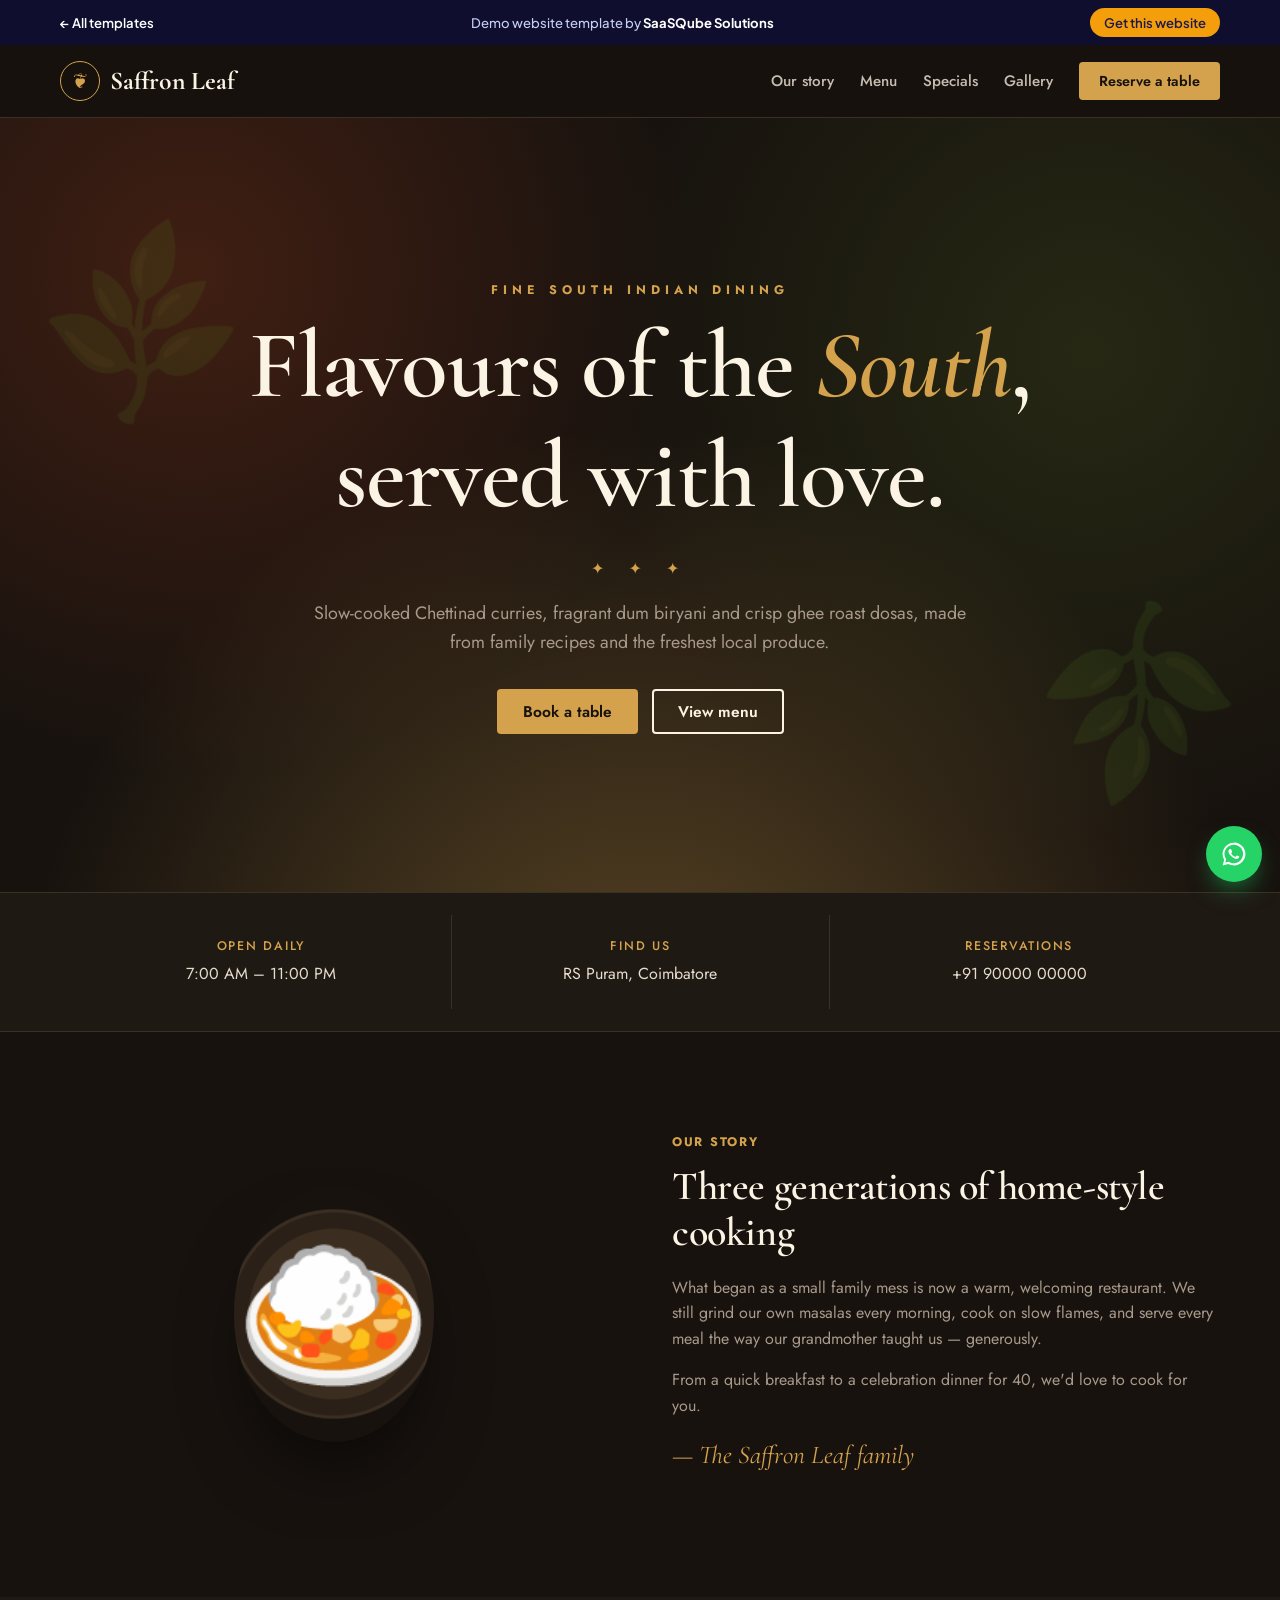
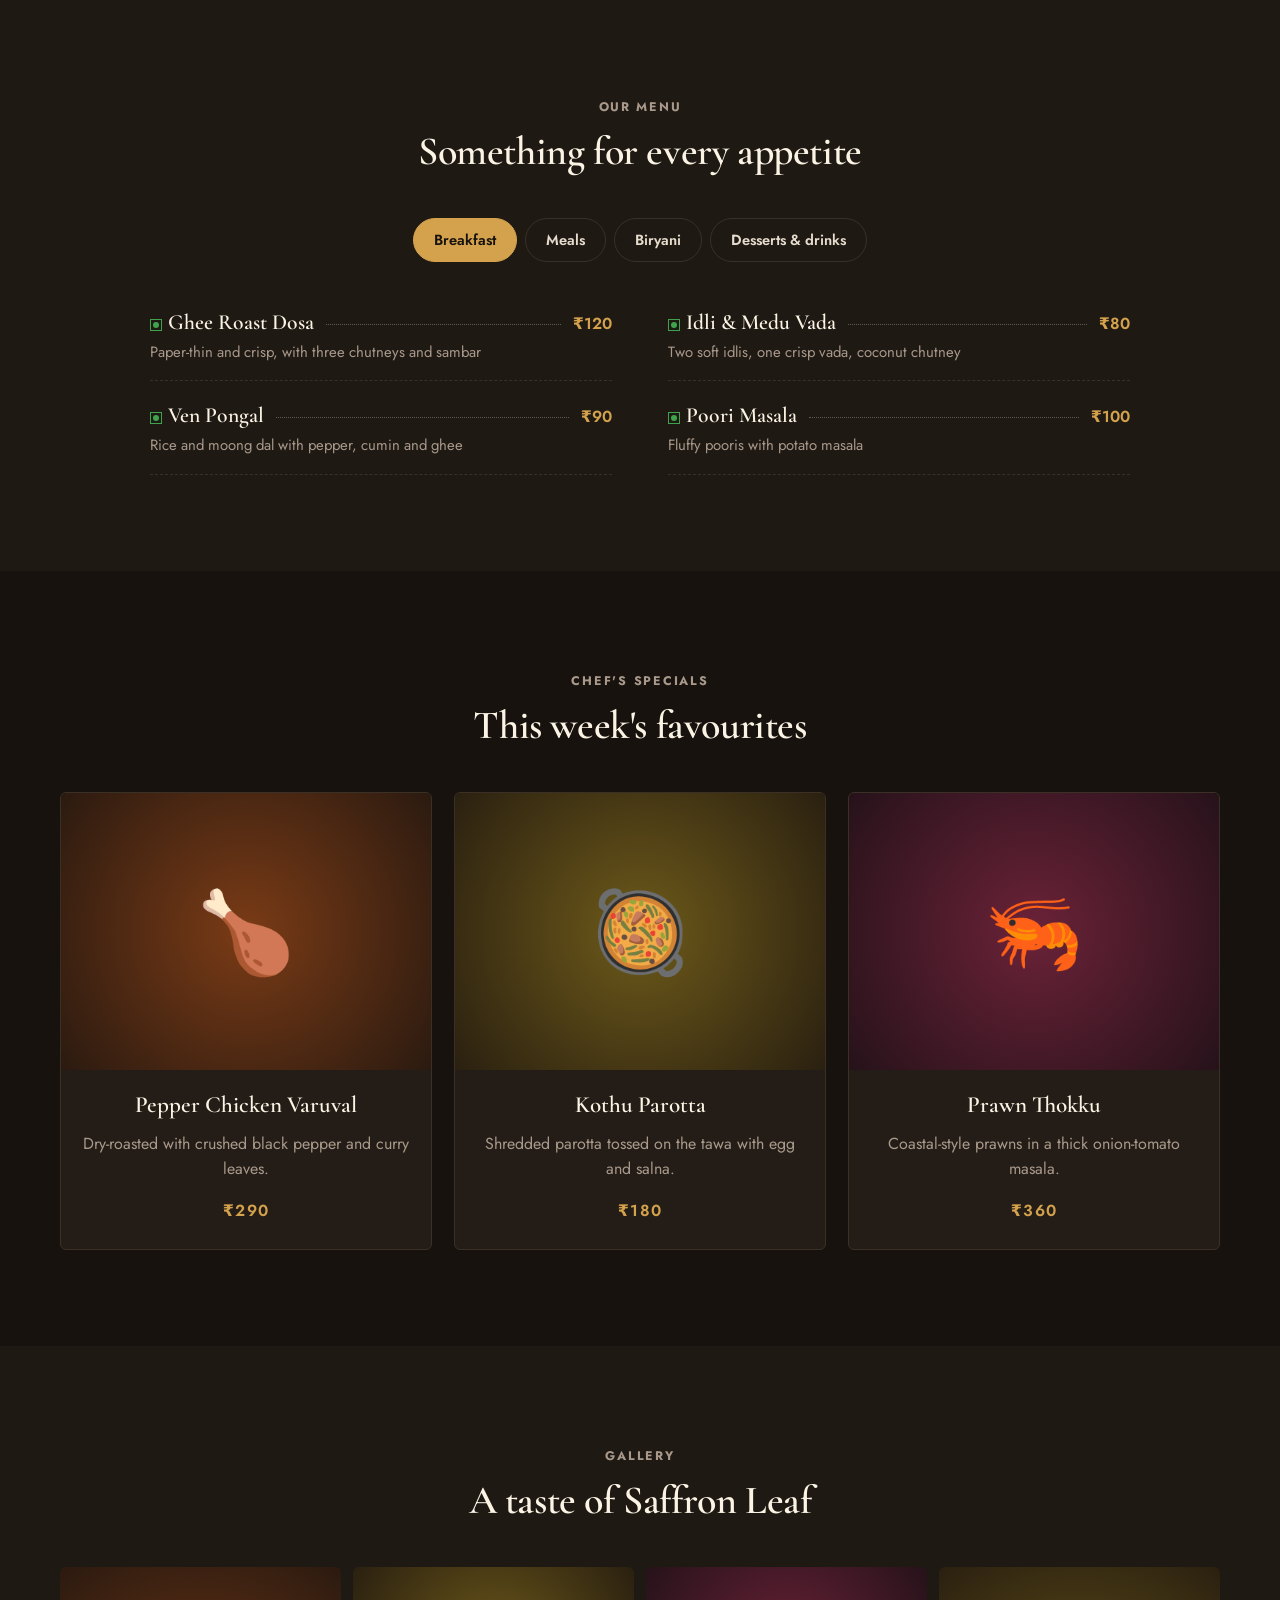
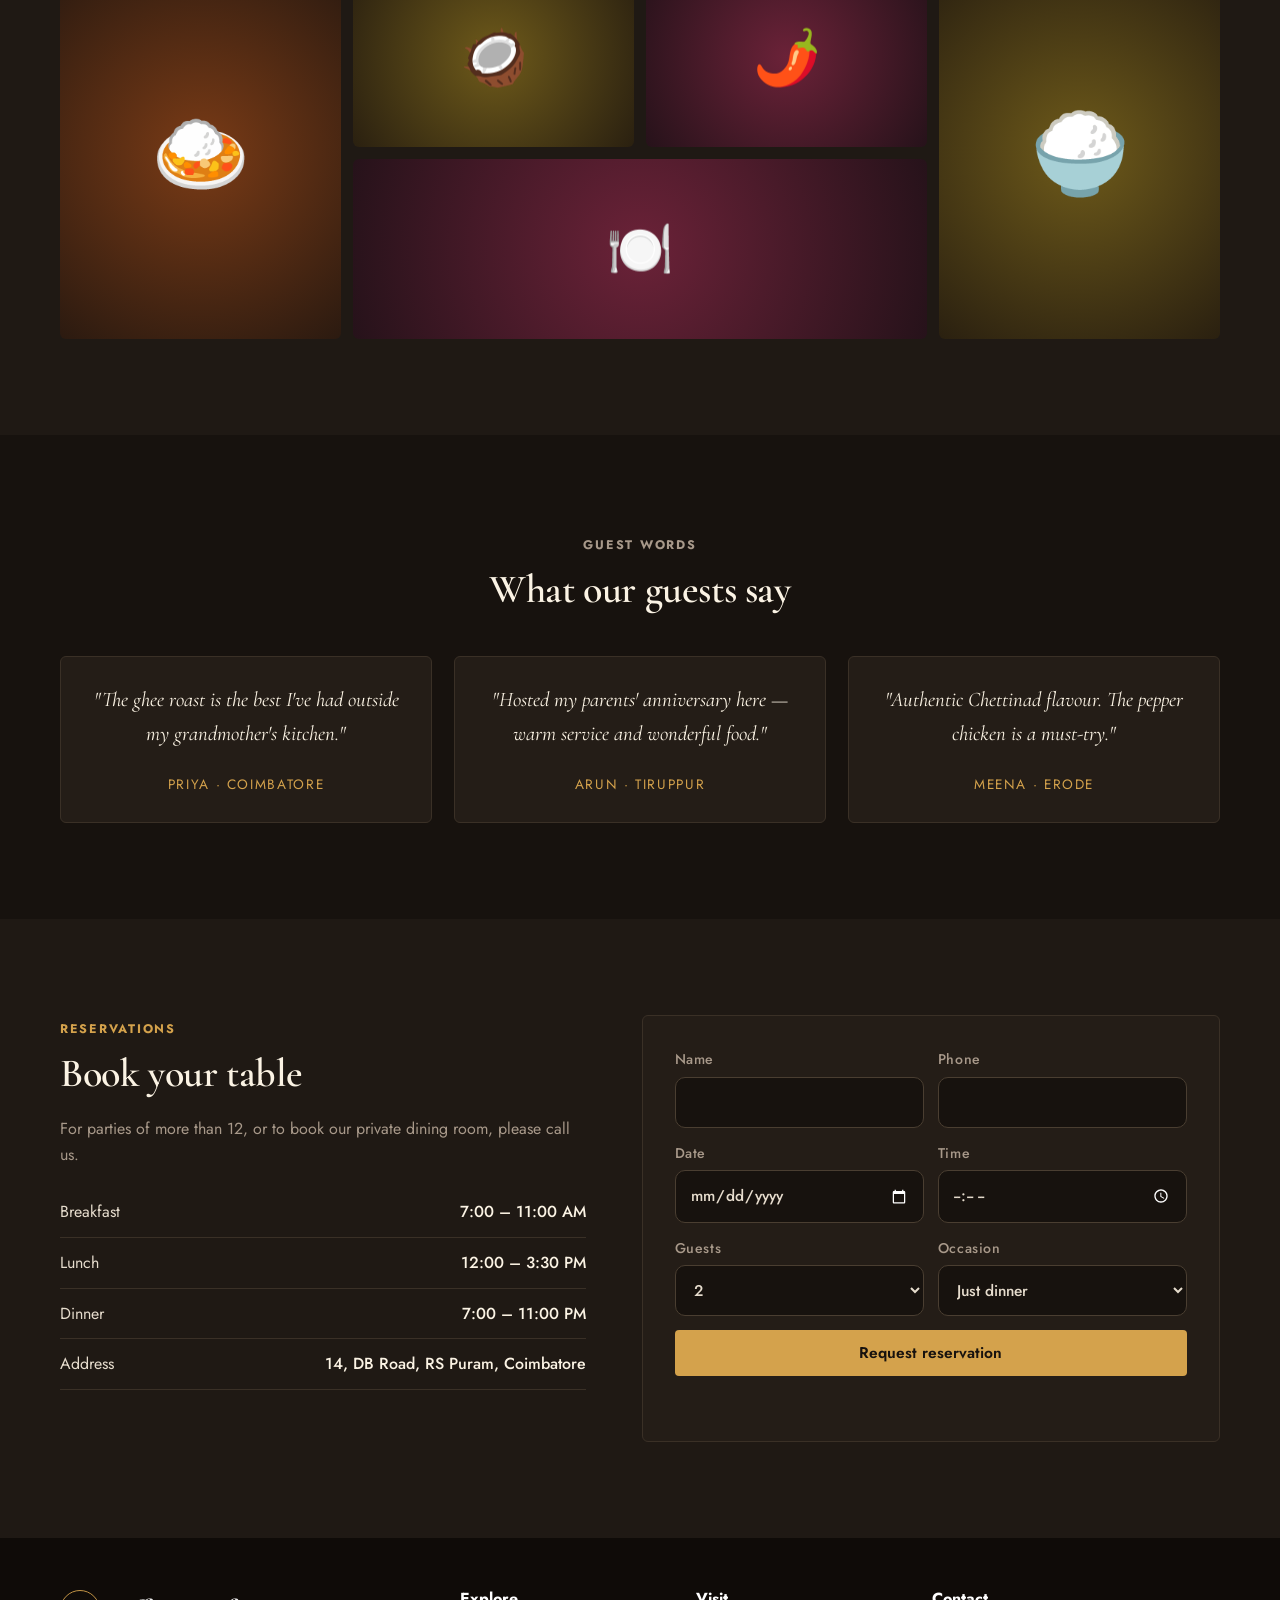
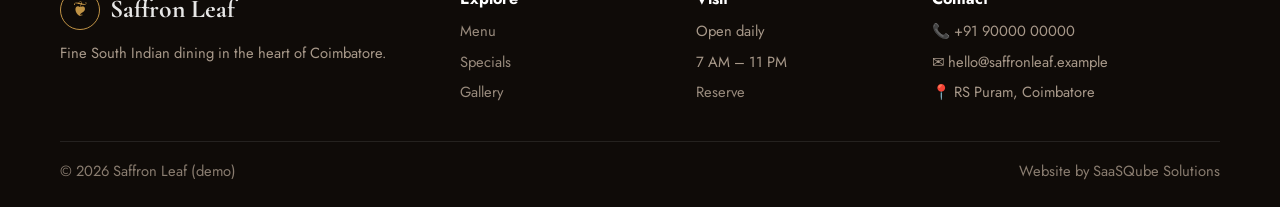
<file: templates/restaurant/index.html>
<!doctype html>
<html lang="en">
<head>
  <meta charset="utf-8">
  <meta name="viewport" content="width=device-width, initial-scale=1">
  <title>Saffron Leaf — Restaurant Website Template | SaaSQube Solutions</title>
  <meta name="description" content="Demo restaurant website template by SaaSQube Solutions: menu with prices, chef's specials, gallery and table reservations.">
  <meta name="robots" content="noindex">
  <link rel="preconnect" href="https://fonts.googleapis.com">
  <link rel="preconnect" href="https://fonts.gstatic.com" crossorigin>
  <link href="https://fonts.googleapis.com/css2?family=Cormorant+Garamond:ital,wght@0,500;0,600;0,700;1,500&family=Jost:wght@400;500;600&family=Plus+Jakarta+Sans:wght@500;600&display=swap" rel="stylesheet">
  <link rel="stylesheet" href="../shared.css">
  <style>
    :root {
      --font: "Jost", system-ui, sans-serif; --font-head: "Cormorant Garamond", Georgia, serif;
      --primary: #d4a24c; --primary-dark: #b8862f; --on-primary: #17120e; --accent: #d4a24c;
      --bg: #17120e; --alt: #1f1914; --surface: #241d17;
      --text: #e6dccd; --heading: #fbf3e4; --muted: #a8998a; --line: #3a3026;
      --header-bg: rgba(23, 18, 14, .92); --radius: 6px; --btn-radius: 4px;
      --field-bg: #17120e; --field-line: #4a3e31;
      --footer-bg: #0f0b08; --footer-text: #a8998a;
    }
    h1, h2 { font-weight: 600; letter-spacing: -.01em; }
    h3 { font-family: var(--font-head); font-size: 1.45rem; font-weight: 600; }
    .t-logo { font-weight: 700; font-size: 1.6rem; }
    .t-logo .mark { background: transparent; border: 1px solid var(--primary); color: var(--primary); border-radius: 50%; }
    .hero {
      min-height: 86vh; display: grid; align-items: center; text-align: center; position: relative; overflow: hidden;
      background:
        radial-gradient(circle at 50% 120%, rgba(212, 162, 76, .35), transparent 55%),
        radial-gradient(circle at 15% 20%, rgba(160, 60, 30, .3), transparent 40%),
        radial-gradient(circle at 85% 30%, rgba(90, 120, 40, .22), transparent 40%),
        var(--bg);
    }
    .hero::before, .hero::after {
      content: "🌿"; position: absolute; font-size: 9rem; opacity: .12; transform: rotate(-30deg);
    }
    .hero::before { left: 4%; top: 12%; }
    .hero::after { right: 4%; bottom: 10%; transform: rotate(150deg); }
    .hero .kicker { letter-spacing: .4em; }
    .hero h1 { font-size: clamp(2.8rem, 8vw, 6rem); margin-bottom: .25em; }
    .hero h1 em { color: var(--primary); font-style: italic; }
    .hero p.lead { max-width: 38em; margin: 0 auto 32px; font-size: 1.12rem; color: var(--muted); }
    .hero .ctas { display: flex; gap: 14px; justify-content: center; flex-wrap: wrap; }
    .hero .btn-outline { color: var(--heading); }
    .divider { color: var(--primary); letter-spacing: .6em; margin: 18px 0; }
    .info-strip { border-block: 1px solid var(--line); background: var(--alt); }
    .info-strip .container { display: grid; grid-template-columns: repeat(3, 1fr); text-align: center; }
    .info-strip div { padding: 22px 12px; }
    .info-strip div + div { border-left: 1px solid var(--line); }
    .info-strip strong { display: block; color: var(--primary); font-weight: 500; letter-spacing: .14em; text-transform: uppercase; font-size: .78rem; margin-bottom: 4px; }
    .about-grid { display: grid; grid-template-columns: 1fr 1fr; gap: 64px; align-items: center; }
    .plate {
      aspect-ratio: 1; border-radius: 50%; display: grid; place-items: center; font-size: clamp(6rem, 14vw, 10rem);
      background: radial-gradient(circle, #3b2d20 0 52%, #2a2018 53% 62%, #3a2e22 63% 64%, transparent 65%);
      box-shadow: 0 40px 80px -30px rgba(0, 0, 0, .8); max-width: 440px; margin-inline: auto;
    }
    .sig { font-family: var(--font-head); font-style: italic; font-size: 1.6rem; color: var(--primary); }
    .menu-list { display: grid; grid-template-columns: 1fr 1fr; gap: 6px 56px; max-width: 980px; margin: 0 auto; }
    .dish { padding: 16px 0; border-bottom: 1px dashed var(--line); }
    .dish-top { display: flex; align-items: baseline; gap: 12px; }
    .dish-top h3 { margin: 0; font-size: 1.35rem; }
    .dish-top .dots { flex: 1; border-bottom: 1px dotted var(--muted); opacity: .5; transform: translateY(-4px); }
    .dish-top .price { color: var(--primary); font-weight: 600; }
    .dish p { margin: 4px 0 0; color: var(--muted); font-size: .93rem; }
    .veg, .nonveg { display: inline-block; width: 12px; height: 12px; border: 1.5px solid #3fa34d; position: relative; margin-right: 6px; vertical-align: middle; }
    .veg::after, .nonveg::after { content: ""; position: absolute; inset: 2px; border-radius: 50%; background: #3fa34d; }
    .nonveg { border-color: #b33a2b; } .nonveg::after { background: #b33a2b; }
    .special { text-align: center; padding: 0; overflow: hidden; }
    .special .art { aspect-ratio: 4/3; display: grid; place-items: center; font-size: 5rem; }
    .special .body { padding: 22px 22px 26px; }
    .special .price { color: var(--primary); font-weight: 600; letter-spacing: .08em; }
    .a1 { background: radial-gradient(circle, #7a3b16, #2b1a10); }
    .a2 { background: radial-gradient(circle, #6e5a1a, #2a2010); }
    .a3 { background: radial-gradient(circle, #6b2238, #26121a); }
    .gallery { display: grid; grid-template-columns: repeat(4, 1fr); grid-auto-rows: 180px; gap: 12px; }
    .gallery div { border-radius: var(--radius); display: grid; place-items: center; font-size: 3.4rem; }
    .gallery .tall { grid-row: span 2; font-size: 5rem; }
    .gallery .wide { grid-column: span 2; }
    .quote { text-align: center; }
    .quote p { font-family: var(--font-head); font-style: italic; font-size: 1.3rem; color: var(--heading); }
    .quote span { color: var(--primary); font-size: .85rem; letter-spacing: .12em; text-transform: uppercase; }
    .reserve-grid { display: grid; grid-template-columns: 1fr 1.1fr; gap: 56px; align-items: start; }
    .hours { list-style: none; padding: 0; margin: 20px 0 0; }
    .hours li { display: flex; justify-content: space-between; padding: 12px 0; border-bottom: 1px solid var(--line); }
    .hours b { color: var(--heading); font-weight: 500; }
    .reserve-box { background: var(--surface); border: 1px solid var(--line); padding: 32px; border-radius: var(--radius); }
    .form label { color: var(--muted); font-weight: 500; letter-spacing: .04em; }
    .form input[type="date"], .form input[type="time"] { color-scheme: dark; }
    @media (max-width: 860px) {
      .about-grid, .reserve-grid, .menu-list { grid-template-columns: 1fr; gap: 36px; }
      .menu-list { gap: 0; }
      .gallery { grid-template-columns: repeat(2, 1fr); grid-auto-rows: 150px; }
    }
    @media (max-width: 560px) {
      .info-strip .container { grid-template-columns: 1fr; }
      .info-strip div + div { border-left: 0; border-top: 1px solid var(--line); }
    }
  </style>
</head>
<body>
  <div class="demo-bar"><div class="container">
    <a href="../">← All templates</a>
    <span class="db-text">Demo website template by <strong>SaaSQube Solutions</strong></span>
    <a class="db-cta" href="../../index.html?template=Restaurant#contact">Get this website</a>
  </div></div>

  <header class="t-header">
    <div class="container t-nav-wrap">
      <a href="#top" class="t-logo"><span class="mark">❦</span>Saffron Leaf</a>
      <button class="t-toggle" aria-expanded="false" aria-controls="t-nav" aria-label="Open menu"><span></span><span></span><span></span></button>
      <nav class="t-nav" id="t-nav">
        <a href="#about">Our story</a>
        <a href="#menu">Menu</a>
        <a href="#specials">Specials</a>
        <a href="#gallery">Gallery</a>
        <a href="#reserve" class="btn btn-primary btn-sm">Reserve a table</a>
      </nav>
    </div>
  </header>

  <main id="top">
    <section class="hero">
      <div class="container">
        <p class="kicker">Fine South Indian dining</p>
        <h1>Flavours of the <em>South</em>,<br>served with love.</h1>
        <p class="divider">✦ ✦ ✦</p>
        <p class="lead">Slow-cooked Chettinad curries, fragrant dum biryani and crisp ghee roast dosas, made from family recipes and the freshest local produce.</p>
        <div class="ctas">
          <a href="#reserve" class="btn btn-primary">Book a table</a>
          <a href="#menu" class="btn btn-outline">View menu</a>
        </div>
      </div>
    </section>

    <div class="info-strip"><div class="container">
      <div><strong>Open daily</strong>7:00 AM – 11:00 PM</div>
      <div><strong>Find us</strong>RS Puram, Coimbatore</div>
      <div><strong>Reservations</strong>+91 90000 00000</div>
    </div></div>

    <section class="section" id="about">
      <div class="container about-grid">
        <div class="plate" aria-hidden="true">🍛</div>
        <div>
          <p class="kicker">Our story</p>
          <h2>Three generations of home-style cooking</h2>
          <p class="muted">What began as a small family mess is now a warm, welcoming restaurant. We still grind our own masalas every morning, cook on slow flames, and serve every meal the way our grandmother taught us — generously.</p>
          <p class="muted">From a quick breakfast to a celebration dinner for 40, we'd love to cook for you.</p>
          <p class="sig">— The Saffron Leaf family</p>
        </div>
      </div>
    </section>

    <section class="section section-alt" id="menu">
      <div class="container">
        <div class="section-head">
          <p class="kicker">Our menu</p>
          <h2>Something for every appetite</h2>
        </div>
        <div class="tabs" data-tabs role="tablist">
          <button class="tab active" data-tab="m-breakfast" role="tab" aria-selected="true">Breakfast</button>
          <button class="tab" data-tab="m-meals" role="tab" aria-selected="false">Meals</button>
          <button class="tab" data-tab="m-biryani" role="tab" aria-selected="false">Biryani</button>
          <button class="tab" data-tab="m-desserts" role="tab" aria-selected="false">Desserts &amp; drinks</button>
        </div>
        <div class="tab-panel menu-list" id="m-breakfast">
          <div class="dish"><div class="dish-top"><h3><span class="veg"></span>Ghee Roast Dosa</h3><span class="dots"></span><span class="price">₹120</span></div><p>Paper-thin and crisp, with three chutneys and sambar</p></div>
          <div class="dish"><div class="dish-top"><h3><span class="veg"></span>Idli &amp; Medu Vada</h3><span class="dots"></span><span class="price">₹80</span></div><p>Two soft idlis, one crisp vada, coconut chutney</p></div>
          <div class="dish"><div class="dish-top"><h3><span class="veg"></span>Ven Pongal</h3><span class="dots"></span><span class="price">₹90</span></div><p>Rice and moong dal with pepper, cumin and ghee</p></div>
          <div class="dish"><div class="dish-top"><h3><span class="veg"></span>Poori Masala</h3><span class="dots"></span><span class="price">₹100</span></div><p>Fluffy pooris with potato masala</p></div>
        </div>
        <div class="tab-panel menu-list" id="m-meals" hidden>
          <div class="dish"><div class="dish-top"><h3><span class="veg"></span>South Indian Thali</h3><span class="dots"></span><span class="price">₹220</span></div><p>Rice, sambar, rasam, two poriyals, kootu, curd &amp; payasam</p></div>
          <div class="dish"><div class="dish-top"><h3><span class="nonveg"></span>Chettinad Chicken</h3><span class="dots"></span><span class="price">₹320</span></div><p>Fiery pepper-and-spice curry, Karaikudi style</p></div>
          <div class="dish"><div class="dish-top"><h3><span class="nonveg"></span>Fish Curry Meals</h3><span class="dots"></span><span class="price">₹280</span></div><p>Tangy tamarind fish curry with rice and sides</p></div>
          <div class="dish"><div class="dish-top"><h3><span class="veg"></span>Veg Kurma &amp; Parotta</h3><span class="dots"></span><span class="price">₹180</span></div><p>Two flaky parottas with mixed vegetable kurma</p></div>
        </div>
        <div class="tab-panel menu-list" id="m-biryani" hidden>
          <div class="dish"><div class="dish-top"><h3><span class="nonveg"></span>Chicken Dum Biryani</h3><span class="dots"></span><span class="price">₹260</span></div><p>Seeraga samba rice, slow-cooked on dum</p></div>
          <div class="dish"><div class="dish-top"><h3><span class="nonveg"></span>Mutton Biryani</h3><span class="dots"></span><span class="price">₹340</span></div><p>Tender mutton, rich masala, onion raita</p></div>
          <div class="dish"><div class="dish-top"><h3><span class="veg"></span>Vegetable Biryani</h3><span class="dots"></span><span class="price">₹200</span></div><p>Seasonal vegetables, mint and fried onions</p></div>
          <div class="dish"><div class="dish-top"><h3><span class="nonveg"></span>Egg Biryani</h3><span class="dots"></span><span class="price">₹220</span></div><p>Two masala eggs on fragrant biryani rice</p></div>
        </div>
        <div class="tab-panel menu-list" id="m-desserts" hidden>
          <div class="dish"><div class="dish-top"><h3><span class="veg"></span>Paal Payasam</h3><span class="dots"></span><span class="price">₹90</span></div><p>Slow-cooked rice and milk pudding with cardamom</p></div>
          <div class="dish"><div class="dish-top"><h3><span class="veg"></span>Gulab Jamun</h3><span class="dots"></span><span class="price">₹70</span></div><p>Two warm jamuns in rose syrup</p></div>
          <div class="dish"><div class="dish-top"><h3><span class="veg"></span>Elaneer Payasam</h3><span class="dots"></span><span class="price">₹120</span></div><p>Chilled tender-coconut dessert</p></div>
          <div class="dish"><div class="dish-top"><h3><span class="veg"></span>Filter Coffee</h3><span class="dots"></span><span class="price">₹40</span></div><p>Strong, frothy and served in a davara</p></div>
        </div>
      </div>
    </section>

    <section class="section" id="specials">
      <div class="container">
        <div class="section-head">
          <p class="kicker">Chef's specials</p>
          <h2>This week's favourites</h2>
        </div>
        <div class="grid g3">
          <article class="card special"><div class="art a1" aria-hidden="true">🍗</div><div class="body"><h3>Pepper Chicken Varuval</h3><p class="muted">Dry-roasted with crushed black pepper and curry leaves.</p><span class="price">₹290</span></div></article>
          <article class="card special"><div class="art a2" aria-hidden="true">🥘</div><div class="body"><h3>Kothu Parotta</h3><p class="muted">Shredded parotta tossed on the tawa with egg and salna.</p><span class="price">₹180</span></div></article>
          <article class="card special"><div class="art a3" aria-hidden="true">🦐</div><div class="body"><h3>Prawn Thokku</h3><p class="muted">Coastal-style prawns in a thick onion-tomato masala.</p><span class="price">₹360</span></div></article>
        </div>
      </div>
    </section>

    <section class="section section-alt" id="gallery">
      <div class="container">
        <div class="section-head">
          <p class="kicker">Gallery</p>
          <h2>A taste of Saffron Leaf</h2>
        </div>
        <div class="gallery" aria-hidden="true">
          <div class="tall a1">🍛</div><div class="a2">🥥</div><div class="a3">🌶️</div><div class="tall a2">🍚</div>
          <div class="wide a3">🍽️</div>
        </div>
      </div>
    </section>

    <section class="section">
      <div class="container">
        <div class="section-head"><p class="kicker">Guest words</p><h2>What our guests say</h2></div>
        <div class="grid g3">
          <div class="card quote"><p>"The ghee roast is the best I've had outside my grandmother's kitchen."</p><span>Priya · Coimbatore</span></div>
          <div class="card quote"><p>"Hosted my parents' anniversary here — warm service and wonderful food."</p><span>Arun · Tiruppur</span></div>
          <div class="card quote"><p>"Authentic Chettinad flavour. The pepper chicken is a must-try."</p><span>Meena · Erode</span></div>
        </div>
      </div>
    </section>

    <section class="section section-alt" id="reserve">
      <div class="container reserve-grid">
        <div>
          <p class="kicker">Reservations</p>
          <h2>Book your table</h2>
          <p class="muted">For parties of more than 12, or to book our private dining room, please call us.</p>
          <ul class="hours">
            <li><span>Breakfast</span><b>7:00 – 11:00 AM</b></li>
            <li><span>Lunch</span><b>12:00 – 3:30 PM</b></li>
            <li><span>Dinner</span><b>7:00 – 11:00 PM</b></li>
            <li><span>Address</span><b>14, DB Road, RS Puram, Coimbatore</b></li>
          </ul>
        </div>
        <div class="reserve-box">
          <form class="form" data-demo>
            <div class="row">
              <label>Name<input type="text" required></label>
              <label>Phone<input type="tel" required></label>
            </div>
            <div class="row">
              <label>Date<input type="date" required></label>
              <label>Time<input type="time" required></label>
            </div>
            <div class="row">
              <label>Guests<select><option>2</option><option>3</option><option>4</option><option>5–8</option><option>9–12</option></select></label>
              <label>Occasion<select><option>Just dinner</option><option>Birthday</option><option>Anniversary</option><option>Business</option></select></label>
            </div>
            <button class="btn btn-primary btn-block">Request reservation</button>
            <p class="form-msg" role="status" aria-live="polite"></p>
          </form>
        </div>
      </div>
    </section>
  </main>

  <footer class="t-footer">
    <div class="container">
      <div class="cols">
        <div><a href="#top" class="t-logo"><span class="mark">❦</span>Saffron Leaf</a><p>Fine South Indian dining in the heart of Coimbatore.</p></div>
        <div><h4>Explore</h4><ul><li><a href="#menu">Menu</a></li><li><a href="#specials">Specials</a></li><li><a href="#gallery">Gallery</a></li></ul></div>
        <div><h4>Visit</h4><ul><li>Open daily</li><li>7 AM – 11 PM</li><li><a href="#reserve">Reserve</a></li></ul></div>
        <div><h4>Contact</h4><ul><li>📞 +91 90000 00000</li><li>✉️ hello@saffronleaf.example</li><li>📍 RS Puram, Coimbatore</li></ul></div>
      </div>
      <div class="bottom"><p>© <span data-year>2026</span> Saffron Leaf (demo)</p><p>Website by SaaSQube Solutions</p></div>
    </div>
  </footer>

  <a class="t-wa" href="#reserve" aria-label="Chat on WhatsApp"><svg viewBox="0 0 32 32" aria-hidden="true"><path fill="currentColor" d="M16 3a13 13 0 0 0-11.2 19.6L3 29l6.6-1.7A13 13 0 1 0 16 3zm0 23.6c-2 0-4-.6-5.7-1.6l-.4-.2-3.9 1 1-3.8-.3-.4A10.6 10.6 0 1 1 16 26.6zm5.8-7.9c-.3-.2-1.9-.9-2.2-1-.3-.1-.5-.2-.7.2l-1 1.2c-.2.2-.4.2-.7.1a8.7 8.7 0 0 1-4.3-3.8c-.3-.6.3-.5.9-1.7.1-.2 0-.4 0-.5l-1-2.4c-.3-.6-.5-.5-.7-.5h-.6c-.2 0-.5 0-.8.4-.3.3-1 1-1 2.5s1.1 2.9 1.2 3.1c.2.2 2.1 3.2 5.1 4.5 1.9.8 2.6.9 3.6.7.6-.1 1.9-.8 2.1-1.5.3-.7.3-1.3.2-1.5l-.1-.1z"/></svg></a>
  <script src="../shared.js" defer></script>
</body>
</html>
</file>
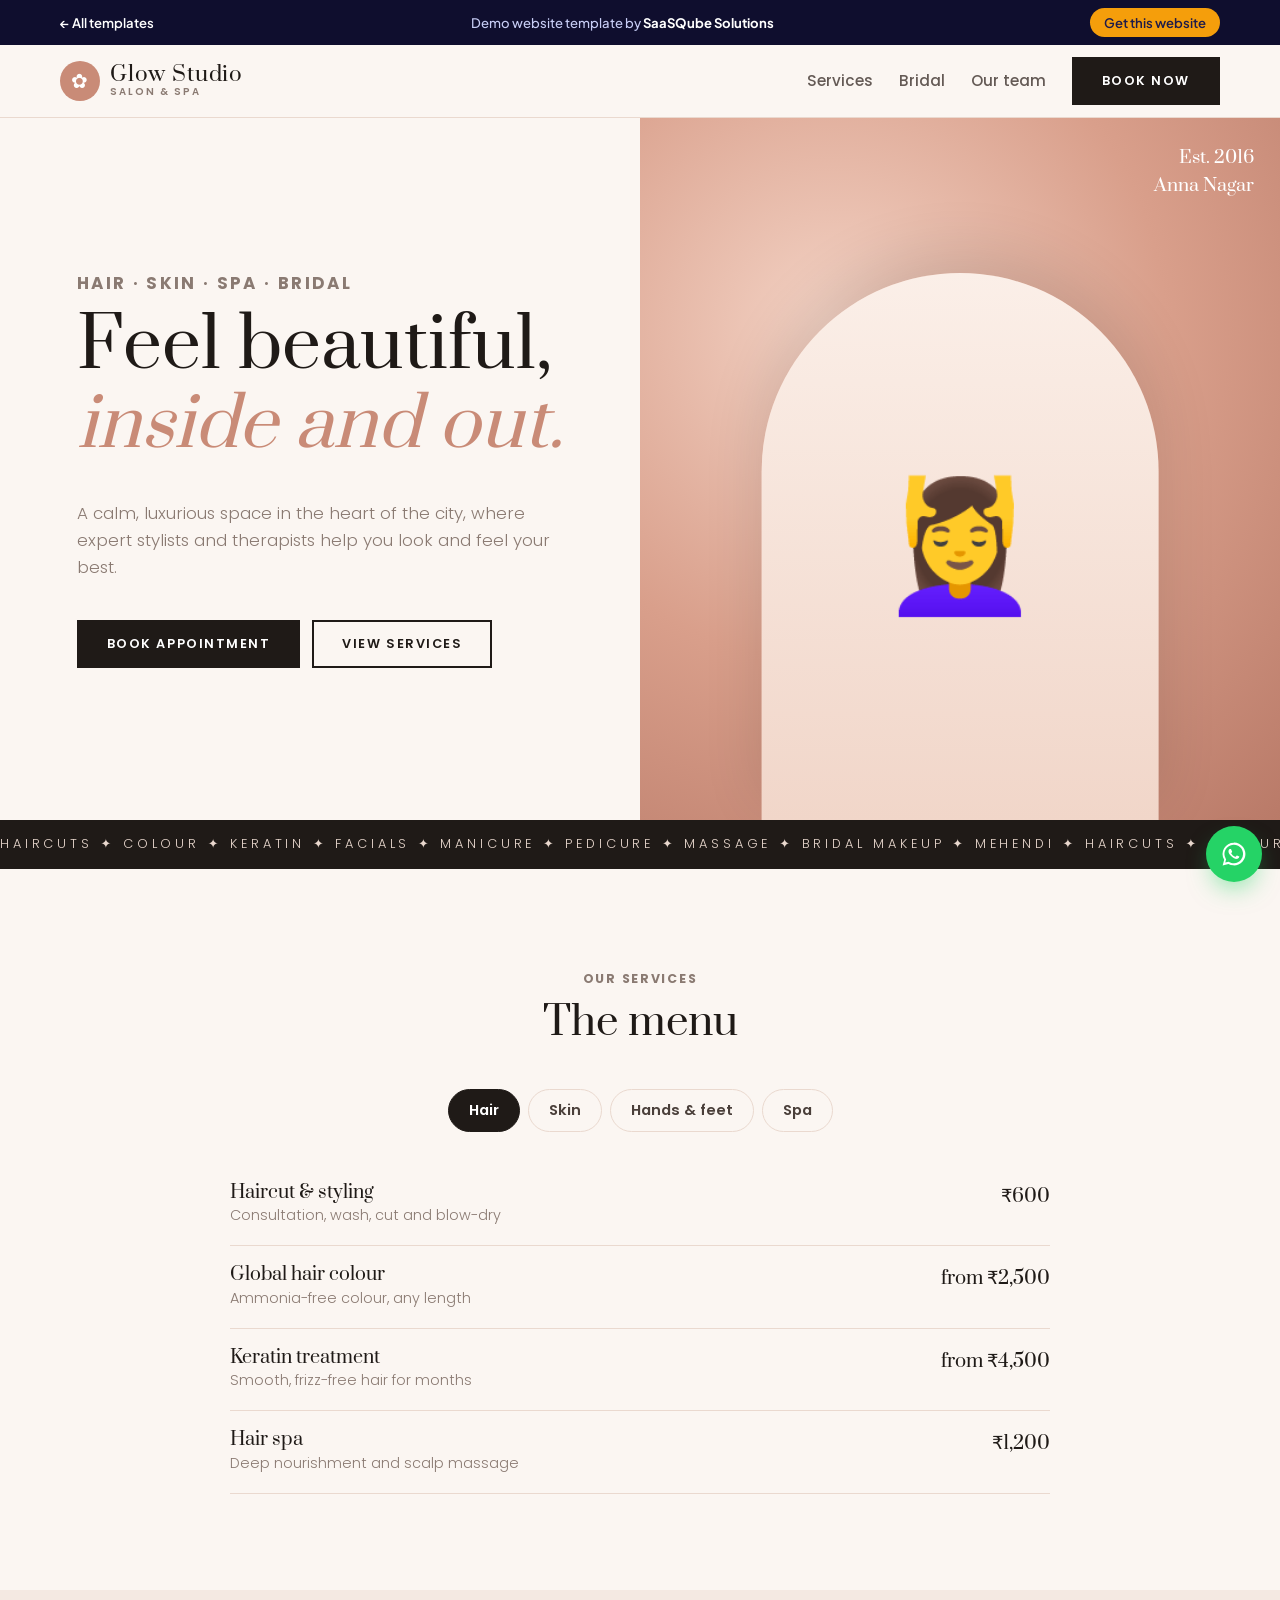
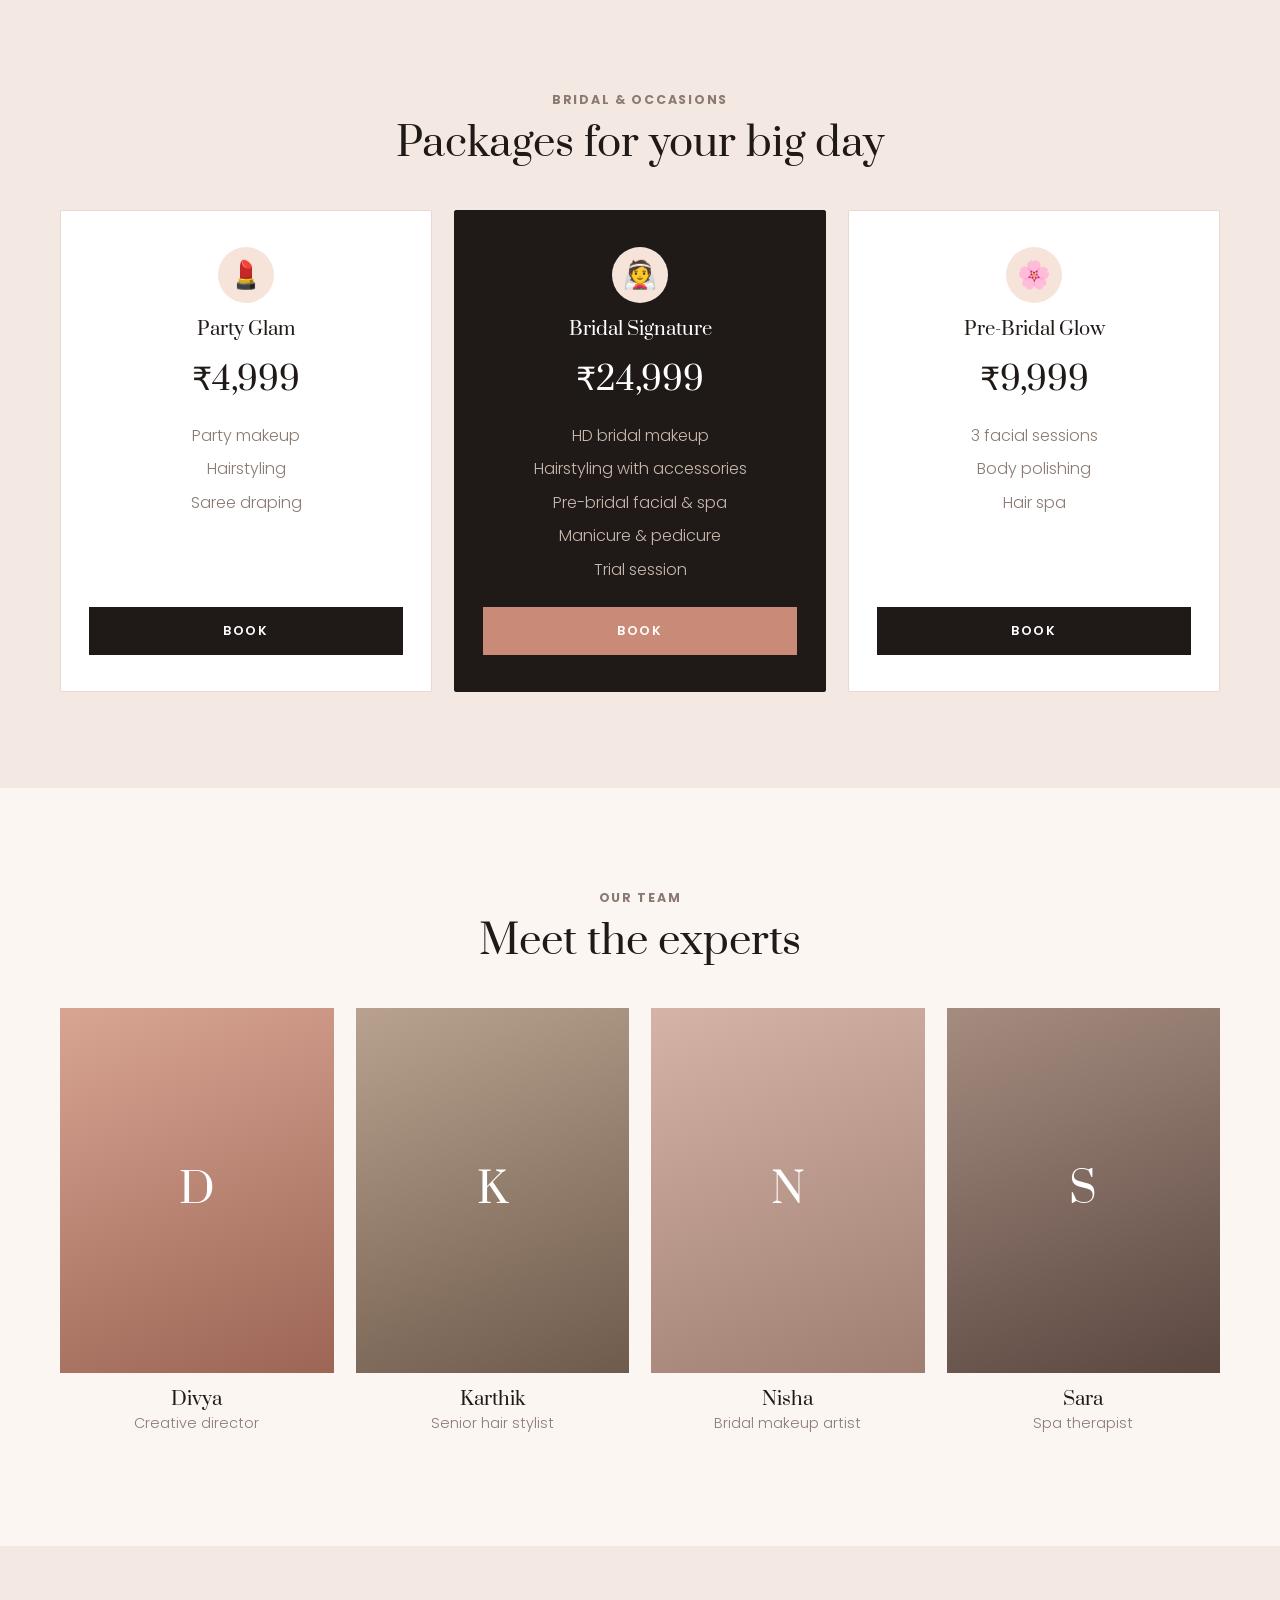
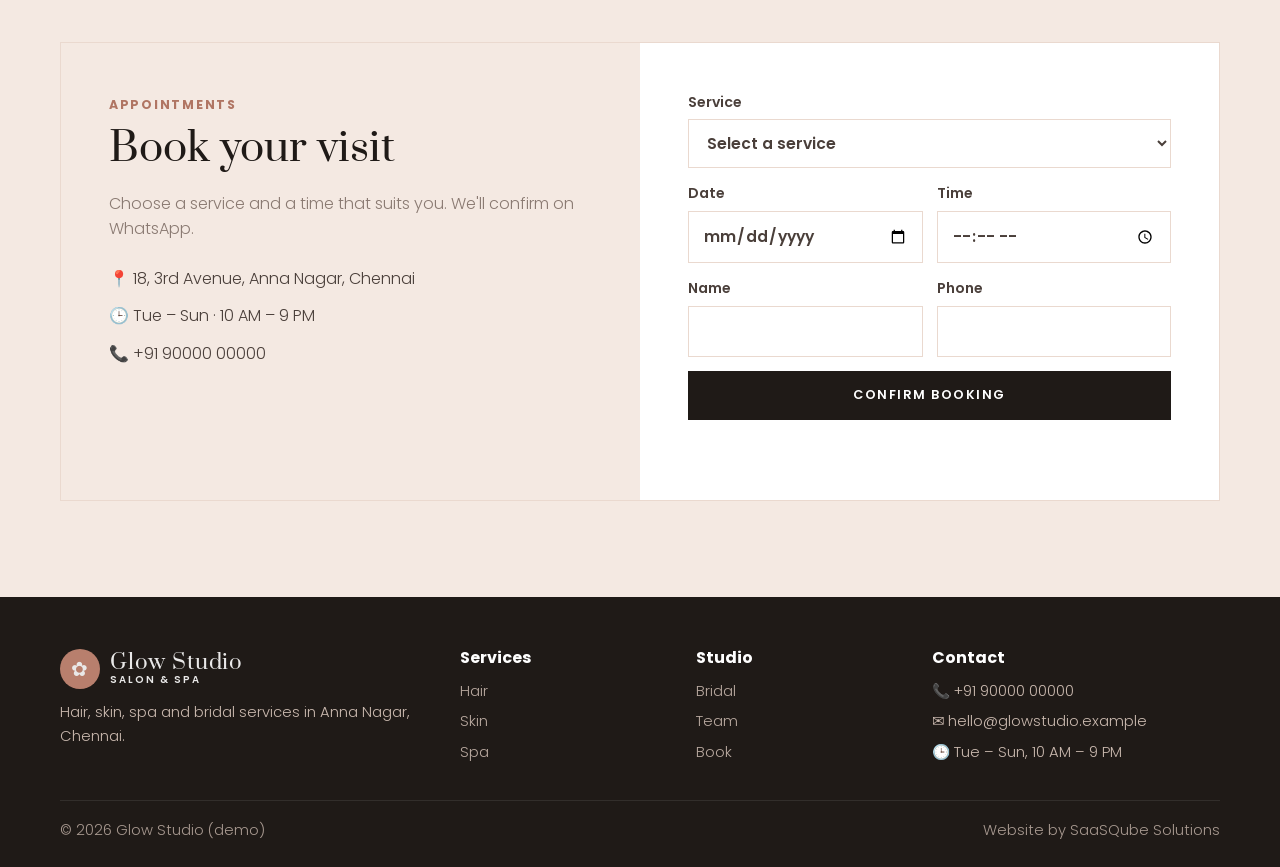
<file: templates/salon/index.html>
<!doctype html>
<html lang="en">
<head>
  <meta charset="utf-8">
  <meta name="viewport" content="width=device-width, initial-scale=1">
  <title>Glow Studio — Salon &amp; Spa Website Template | SaaSQube Solutions</title>
  <meta name="description" content="Demo salon and spa website template by SaaSQube Solutions: service menu with prices, bridal packages, stylists and online booking.">
  <meta name="robots" content="noindex">
  <link rel="preconnect" href="https://fonts.googleapis.com">
  <link rel="preconnect" href="https://fonts.gstatic.com" crossorigin>
  <link href="https://fonts.googleapis.com/css2?family=Prata&family=Poppins:wght@300;400;500;600&family=Plus+Jakarta+Sans:wght@500;600&display=swap" rel="stylesheet">
  <link rel="stylesheet" href="../shared.css">
  <style>
    :root {
      --font: "Poppins", system-ui, sans-serif; --font-head: "Prata", Georgia, serif;
      --primary: #1f1a17; --primary-dark: #000; --accent: #c98b77; --on-accent: #fff;
      --bg: #fbf6f2; --alt: #f4e9e2; --surface: #ffffff;
      --text: #4a3f3a; --heading: #1f1a17; --muted: #8a7a72; --line: #ead9cf;
      --tint: #f6e4db; --radius: 2px; --btn-radius: 0; --mark-radius: 50%;
      --kicker: #b07563; --footer-bg: #1f1a17; --footer-text: #c9b8ae;
    }
    body { font-weight: 300; }
    h1, h2, h3 { font-weight: 400; }
    .btn { letter-spacing: .12em; text-transform: uppercase; font-size: .8rem; padding: 16px 28px; }
    .t-logo { font-weight: 400; letter-spacing: .04em; }
    .t-logo .mark { background: var(--accent); }
    .hero { display: grid; grid-template-columns: 1fr 1fr; min-height: 78vh; }
    .hero-copy { display: flex; flex-direction: column; justify-content: center; padding: clamp(40px, 7vw, 90px) clamp(16px, 6vw, 80px); }
    .hero-copy h1 { font-size: clamp(2.6rem, 5.4vw, 4.4rem); }
    .hero-copy h1 em { font-style: italic; color: var(--accent); }
    .hero-copy p { font-size: 1.05rem; color: var(--muted); max-width: 30em; }
    .hero-copy .ctas { display: flex; gap: 12px; flex-wrap: wrap; margin-top: 22px; }
    .hero-copy .btn-outline { color: var(--heading); }
    .hero-art {
      position: relative; overflow: hidden;
      background: radial-gradient(circle at 30% 30%, #f3d2c4, #d99f8b 50%, #b97a68);
    }
    .hero-art .arch {
      position: absolute; left: 50%; bottom: 0; transform: translateX(-50%); width: 62%; height: 78%;
      border-radius: 999px 999px 0 0; background: linear-gradient(180deg, #fbefe8, #f1d6c9); display: grid; place-items: center; font-size: clamp(5rem, 10vw, 8rem);
      box-shadow: 0 -20px 60px rgba(0, 0, 0, .12);
    }
    .hero-art .tagline { position: absolute; top: 26px; right: 26px; color: #fff; font-family: var(--font-head); font-size: 1.1rem; text-align: right; }
    .ribbon { background: var(--primary); color: #e9d8ce; overflow: hidden; white-space: nowrap; }
    .ribbon p { margin: 0; padding: 14px 0; letter-spacing: .3em; text-transform: uppercase; font-size: .8rem; animation: slide 30s linear infinite; display: inline-block; }
    @keyframes slide { to { transform: translateX(-50%); } }
    .price-list { max-width: 820px; margin: 0 auto; }
    .svc-row { display: flex; justify-content: space-between; gap: 18px; padding: 18px 0; border-bottom: 1px solid var(--line); }
    .svc-row h3 { margin: 0 0 2px; font-size: 1.12rem; }
    .svc-row p { margin: 0; color: var(--muted); font-size: .9rem; }
    .svc-row .price { font-family: var(--font-head); font-size: 1.15rem; color: var(--heading); white-space: nowrap; }
    .pkg { text-align: center; padding: 36px 28px; display: flex; flex-direction: column; }
    .pkg .emoji-tile { margin-inline: auto; border-radius: 50%; }
    .pkg .price { font-family: var(--font-head); font-size: 2rem; color: var(--heading); margin: 6px 0 16px; }
    .pkg ul { list-style: none; padding: 0; margin: 0 0 24px; color: var(--muted); display: grid; gap: 8px; flex: 1; align-content: start; }
    .pkg.feature { background: var(--primary); color: #e9d8ce; border-color: var(--primary); }
    .pkg.feature h3, .pkg.feature .price { color: #fff; }
    .pkg.feature ul { color: #c9b8ae; }
    .pkg.feature .btn { background: var(--accent); color: #fff; }
    .stylist { text-align: center; }
    .stylist .ph { aspect-ratio: 3/4; display: grid; place-items: center; font-family: var(--font-head); font-size: 2.6rem; color: #fff; margin-bottom: 16px; }
    .stylist:nth-child(1) .ph { background: linear-gradient(160deg, #d9a593, #9c6555); }
    .stylist:nth-child(2) .ph { background: linear-gradient(160deg, #b8a28f, #6f5b4c); }
    .stylist:nth-child(3) .ph { background: linear-gradient(160deg, #d5b4a7, #a07f73); }
    .stylist:nth-child(4) .ph { background: linear-gradient(160deg, #a58c80, #5a4740); }
    .stylist h3 { margin-bottom: 2px; }
    .stylist p { color: var(--muted); font-size: .9rem; }
    .book-grid { display: grid; grid-template-columns: 1fr 1fr; gap: 0; background: #fff; border: 1px solid var(--line); }
    .book-side { background: var(--alt); padding: clamp(28px, 4vw, 48px); }
    .book-side ul { list-style: none; padding: 0; margin: 24px 0 0; display: grid; gap: 12px; }
    .book-form { padding: clamp(28px, 4vw, 48px); }
    .form input, .form select, .form textarea { border-radius: 0; }
    @media (max-width: 900px) {
      .hero, .book-grid { grid-template-columns: 1fr; }
      .hero-art { min-height: 360px; }
    }
  </style>
</head>
<body>
  <div class="demo-bar"><div class="container">
    <a href="../">← All templates</a>
    <span class="db-text">Demo website template by <strong>SaaSQube Solutions</strong></span>
    <a class="db-cta" href="../../index.html?template=Salon%20%26%20Spa#contact">Get this website</a>
  </div></div>

  <header class="t-header">
    <div class="container t-nav-wrap">
      <a href="#top" class="t-logo"><span class="mark">✿</span><span>Glow Studio<small>Salon &amp; Spa</small></span></a>
      <button class="t-toggle" aria-expanded="false" aria-controls="t-nav" aria-label="Open menu"><span></span><span></span><span></span></button>
      <nav class="t-nav" id="t-nav">
        <a href="#services">Services</a>
        <a href="#bridal">Bridal</a>
        <a href="#team">Our team</a>
        <a href="#book" class="btn btn-primary btn-sm">Book now</a>
      </nav>
    </div>
  </header>

  <main id="top">
    <section class="hero">
      <div class="hero-copy">
        <p class="kicker">Hair · Skin · Spa · Bridal</p>
        <h1>Feel beautiful,<br><em>inside and out.</em></h1>
        <p>A calm, luxurious space in the heart of the city, where expert stylists and therapists help you look and feel your best.</p>
        <div class="ctas">
          <a href="#book" class="btn btn-primary">Book appointment</a>
          <a href="#services" class="btn btn-outline">View services</a>
        </div>
      </div>
      <div class="hero-art" aria-hidden="true">
        <span class="tagline">Est. 2016<br>Anna Nagar</span>
        <div class="arch">💆‍♀️</div>
      </div>
    </section>

    <div class="ribbon" aria-hidden="true"><p>Haircuts ✦ Colour ✦ Keratin ✦ Facials ✦ Manicure ✦ Pedicure ✦ Massage ✦ Bridal makeup ✦ Mehendi ✦ Haircuts ✦ Colour ✦ Keratin ✦ Facials ✦ Manicure ✦ Pedicure ✦ Massage ✦ Bridal makeup ✦ Mehendi ✦</p></div>

    <section class="section" id="services">
      <div class="container">
        <div class="section-head">
          <p class="kicker">Our services</p>
          <h2>The menu</h2>
        </div>
        <div class="tabs" data-tabs role="tablist">
          <button class="tab active" data-tab="s-hair" role="tab" aria-selected="true">Hair</button>
          <button class="tab" data-tab="s-skin" role="tab" aria-selected="false">Skin</button>
          <button class="tab" data-tab="s-hands" role="tab" aria-selected="false">Hands &amp; feet</button>
          <button class="tab" data-tab="s-spa" role="tab" aria-selected="false">Spa</button>
        </div>
        <div class="tab-panel price-list" id="s-hair">
          <div class="svc-row"><div><h3>Haircut &amp; styling</h3><p>Consultation, wash, cut and blow-dry</p></div><span class="price">₹600</span></div>
          <div class="svc-row"><div><h3>Global hair colour</h3><p>Ammonia-free colour, any length</p></div><span class="price">from ₹2,500</span></div>
          <div class="svc-row"><div><h3>Keratin treatment</h3><p>Smooth, frizz-free hair for months</p></div><span class="price">from ₹4,500</span></div>
          <div class="svc-row"><div><h3>Hair spa</h3><p>Deep nourishment and scalp massage</p></div><span class="price">₹1,200</span></div>
        </div>
        <div class="tab-panel price-list" id="s-skin" hidden>
          <div class="svc-row"><div><h3>Classic clean-up</h3><p>Cleanse, scrub, steam and mask</p></div><span class="price">₹800</span></div>
          <div class="svc-row"><div><h3>Hydra glow facial</h3><p>Deep hydration for instant radiance</p></div><span class="price">₹2,200</span></div>
          <div class="svc-row"><div><h3>De-tan treatment</h3><p>Face, neck and arms</p></div><span class="price">₹1,000</span></div>
          <div class="svc-row"><div><h3>Threading &amp; waxing</h3><p>Full menu available at the studio</p></div><span class="price">from ₹50</span></div>
        </div>
        <div class="tab-panel price-list" id="s-hands" hidden>
          <div class="svc-row"><div><h3>Classic manicure</h3><p>Shape, cuticle care and polish</p></div><span class="price">₹500</span></div>
          <div class="svc-row"><div><h3>Spa pedicure</h3><p>Soak, scrub, massage and polish</p></div><span class="price">₹900</span></div>
          <div class="svc-row"><div><h3>Gel polish</h3><p>Long-lasting, chip-free shine</p></div><span class="price">₹800</span></div>
          <div class="svc-row"><div><h3>Nail art</h3><p>Per hand, custom designs</p></div><span class="price">from ₹400</span></div>
        </div>
        <div class="tab-panel price-list" id="s-spa" hidden>
          <div class="svc-row"><div><h3>Swedish massage</h3><p>60 minutes, full body relaxation</p></div><span class="price">₹2,000</span></div>
          <div class="svc-row"><div><h3>Deep tissue massage</h3><p>60 minutes, for tired muscles</p></div><span class="price">₹2,500</span></div>
          <div class="svc-row"><div><h3>Head, neck &amp; shoulder</h3><p>30 minutes of pure relief</p></div><span class="price">₹900</span></div>
          <div class="svc-row"><div><h3>Body polishing</h3><p>Exfoliation and hydration ritual</p></div><span class="price">₹3,000</span></div>
        </div>
      </div>
    </section>

    <section class="section section-alt" id="bridal">
      <div class="container">
        <div class="section-head">
          <p class="kicker">Bridal &amp; occasions</p>
          <h2>Packages for your big day</h2>
        </div>
        <div class="grid g3">
          <div class="card pkg"><div class="emoji-tile">💄</div><h3>Party Glam</h3><p class="price">₹4,999</p><ul><li>Party makeup</li><li>Hairstyling</li><li>Saree draping</li></ul><a href="#book" class="btn btn-primary">Book</a></div>
          <div class="card pkg feature"><div class="emoji-tile">👰</div><h3>Bridal Signature</h3><p class="price">₹24,999</p><ul><li>HD bridal makeup</li><li>Hairstyling with accessories</li><li>Pre-bridal facial &amp; spa</li><li>Manicure &amp; pedicure</li><li>Trial session</li></ul><a href="#book" class="btn">Book</a></div>
          <div class="card pkg"><div class="emoji-tile">🌸</div><h3>Pre-Bridal Glow</h3><p class="price">₹9,999</p><ul><li>3 facial sessions</li><li>Body polishing</li><li>Hair spa</li></ul><a href="#book" class="btn btn-primary">Book</a></div>
        </div>
      </div>
    </section>

    <section class="section" id="team">
      <div class="container">
        <div class="section-head"><p class="kicker">Our team</p><h2>Meet the experts</h2></div>
        <div class="grid g4">
          <div class="stylist"><div class="ph" aria-hidden="true">D</div><h3>Divya</h3><p>Creative director</p></div>
          <div class="stylist"><div class="ph" aria-hidden="true">K</div><h3>Karthik</h3><p>Senior hair stylist</p></div>
          <div class="stylist"><div class="ph" aria-hidden="true">N</div><h3>Nisha</h3><p>Bridal makeup artist</p></div>
          <div class="stylist"><div class="ph" aria-hidden="true">S</div><h3>Sara</h3><p>Spa therapist</p></div>
        </div>
      </div>
    </section>

    <section class="section section-alt" id="book">
      <div class="container">
        <div class="book-grid">
          <div class="book-side">
            <p class="kicker">Appointments</p>
            <h2>Book your visit</h2>
            <p class="muted">Choose a service and a time that suits you. We'll confirm on WhatsApp.</p>
            <ul>
              <li>📍 18, 3rd Avenue, Anna Nagar, Chennai</li>
              <li>🕒 Tue – Sun · 10 AM – 9 PM</li>
              <li>📞 +91 90000 00000</li>
            </ul>
          </div>
          <div class="book-form">
            <form class="form" data-demo>
              <label>Service<select required><option value="">Select a service</option><option>Haircut &amp; styling</option><option>Hair colour</option><option>Facial</option><option>Manicure / Pedicure</option><option>Massage</option><option>Bridal consultation</option></select></label>
              <div class="row">
                <label>Date<input type="date" required></label>
                <label>Time<input type="time" required></label>
              </div>
              <div class="row">
                <label>Name<input type="text" required></label>
                <label>Phone<input type="tel" required></label>
              </div>
              <button class="btn btn-primary btn-block">Confirm booking</button>
              <p class="form-msg" role="status" aria-live="polite" style="--form-msg:#b07563"></p>
            </form>
          </div>
        </div>
      </div>
    </section>
  </main>

  <footer class="t-footer">
    <div class="container">
      <div class="cols">
        <div><a href="#top" class="t-logo"><span class="mark">✿</span><span>Glow Studio<small style="color:inherit">Salon &amp; Spa</small></span></a><p>Hair, skin, spa and bridal services in Anna Nagar, Chennai.</p></div>
        <div><h4>Services</h4><ul><li><a href="#services">Hair</a></li><li><a href="#services">Skin</a></li><li><a href="#services">Spa</a></li></ul></div>
        <div><h4>Studio</h4><ul><li><a href="#bridal">Bridal</a></li><li><a href="#team">Team</a></li><li><a href="#book">Book</a></li></ul></div>
        <div><h4>Contact</h4><ul><li>📞 +91 90000 00000</li><li>✉️ hello@glowstudio.example</li><li>🕒 Tue – Sun, 10 AM – 9 PM</li></ul></div>
      </div>
      <div class="bottom"><p>© <span data-year>2026</span> Glow Studio (demo)</p><p>Website by SaaSQube Solutions</p></div>
    </div>
  </footer>

  <a class="t-wa" href="#book" aria-label="Book on WhatsApp"><svg viewBox="0 0 32 32" aria-hidden="true"><path fill="currentColor" d="M16 3a13 13 0 0 0-11.2 19.6L3 29l6.6-1.7A13 13 0 1 0 16 3zm0 23.6c-2 0-4-.6-5.7-1.6l-.4-.2-3.9 1 1-3.8-.3-.4A10.6 10.6 0 1 1 16 26.6zm5.8-7.9c-.3-.2-1.9-.9-2.2-1-.3-.1-.5-.2-.7.2l-1 1.2c-.2.2-.4.2-.7.1a8.7 8.7 0 0 1-4.3-3.8c-.3-.6.3-.5.9-1.7.1-.2 0-.4 0-.5l-1-2.4c-.3-.6-.5-.5-.7-.5h-.6c-.2 0-.5 0-.8.4-.3.3-1 1-1 2.5s1.1 2.9 1.2 3.1c.2.2 2.1 3.2 5.1 4.5 1.9.8 2.6.9 3.6.7.6-.1 1.9-.8 2.1-1.5.3-.7.3-1.3.2-1.5l-.1-.1z"/></svg></a>
  <script src="../shared.js" defer></script>
</body>
</html>
</file>
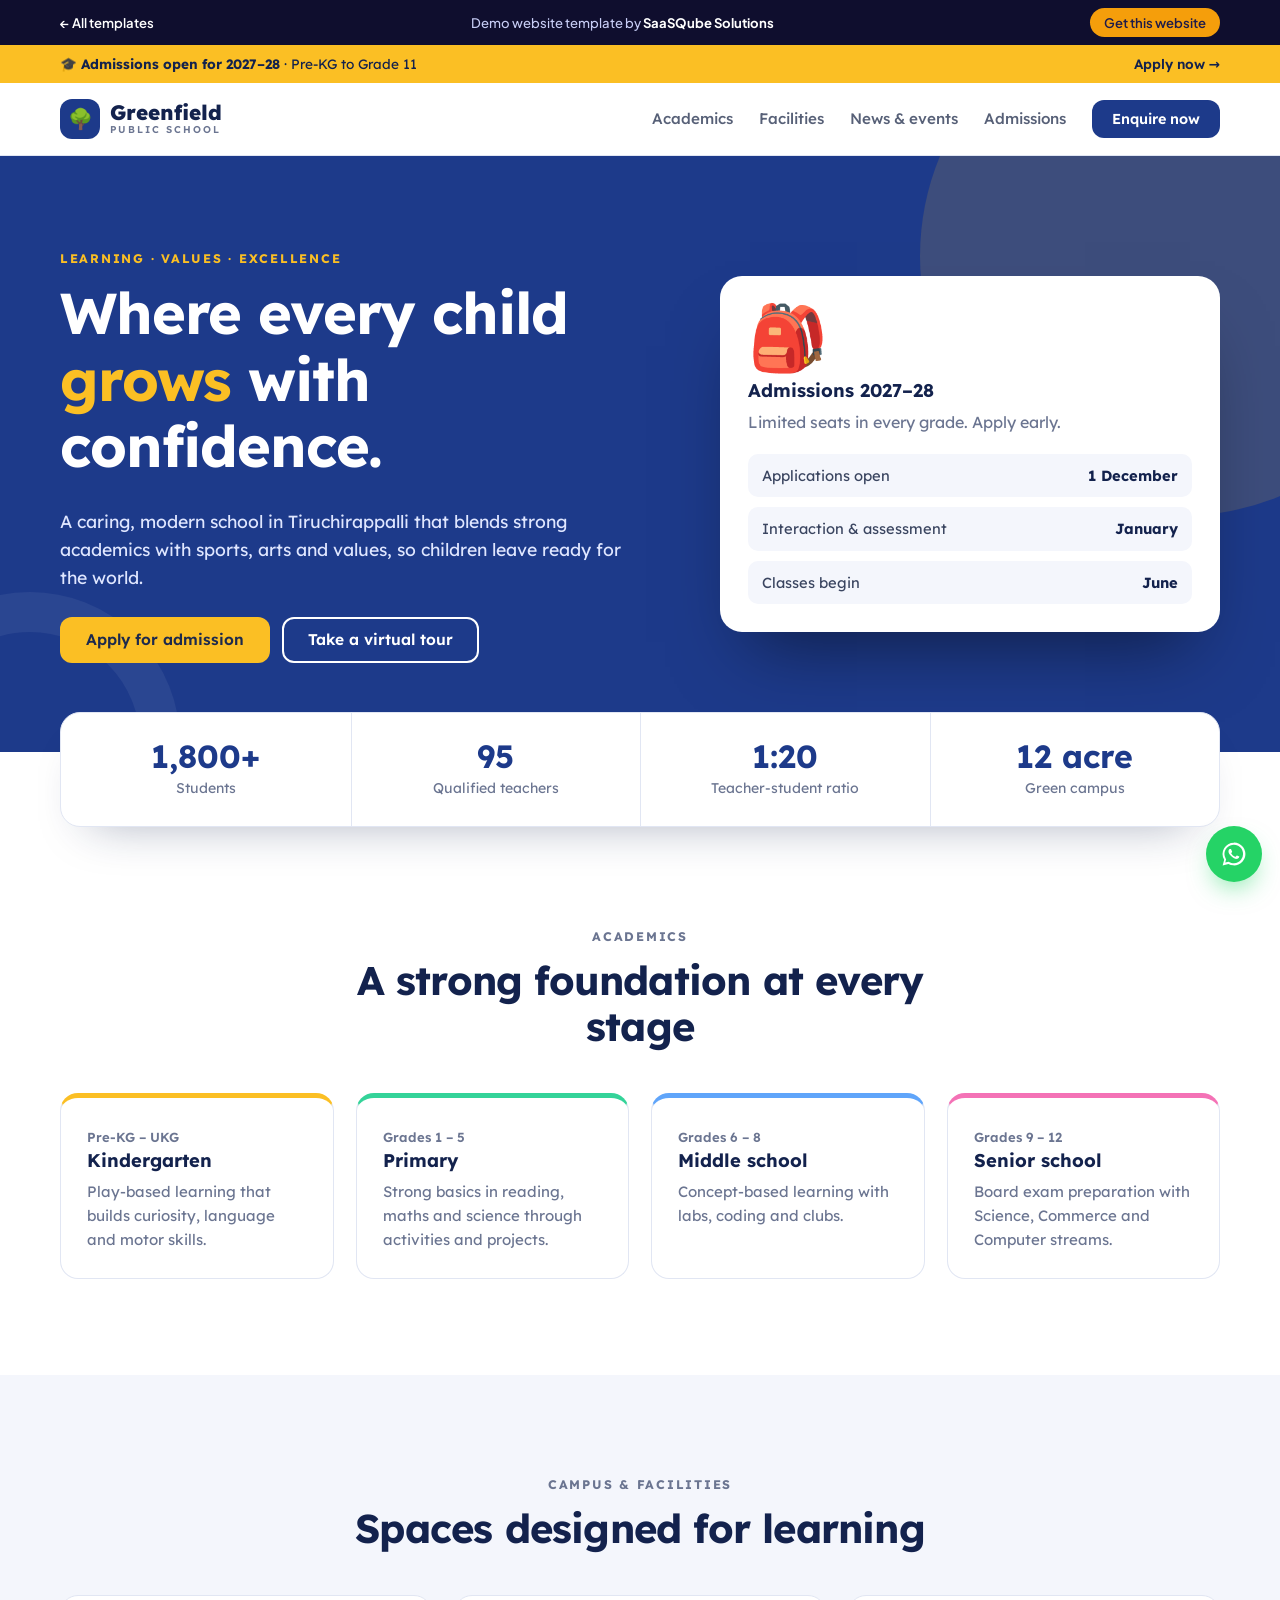
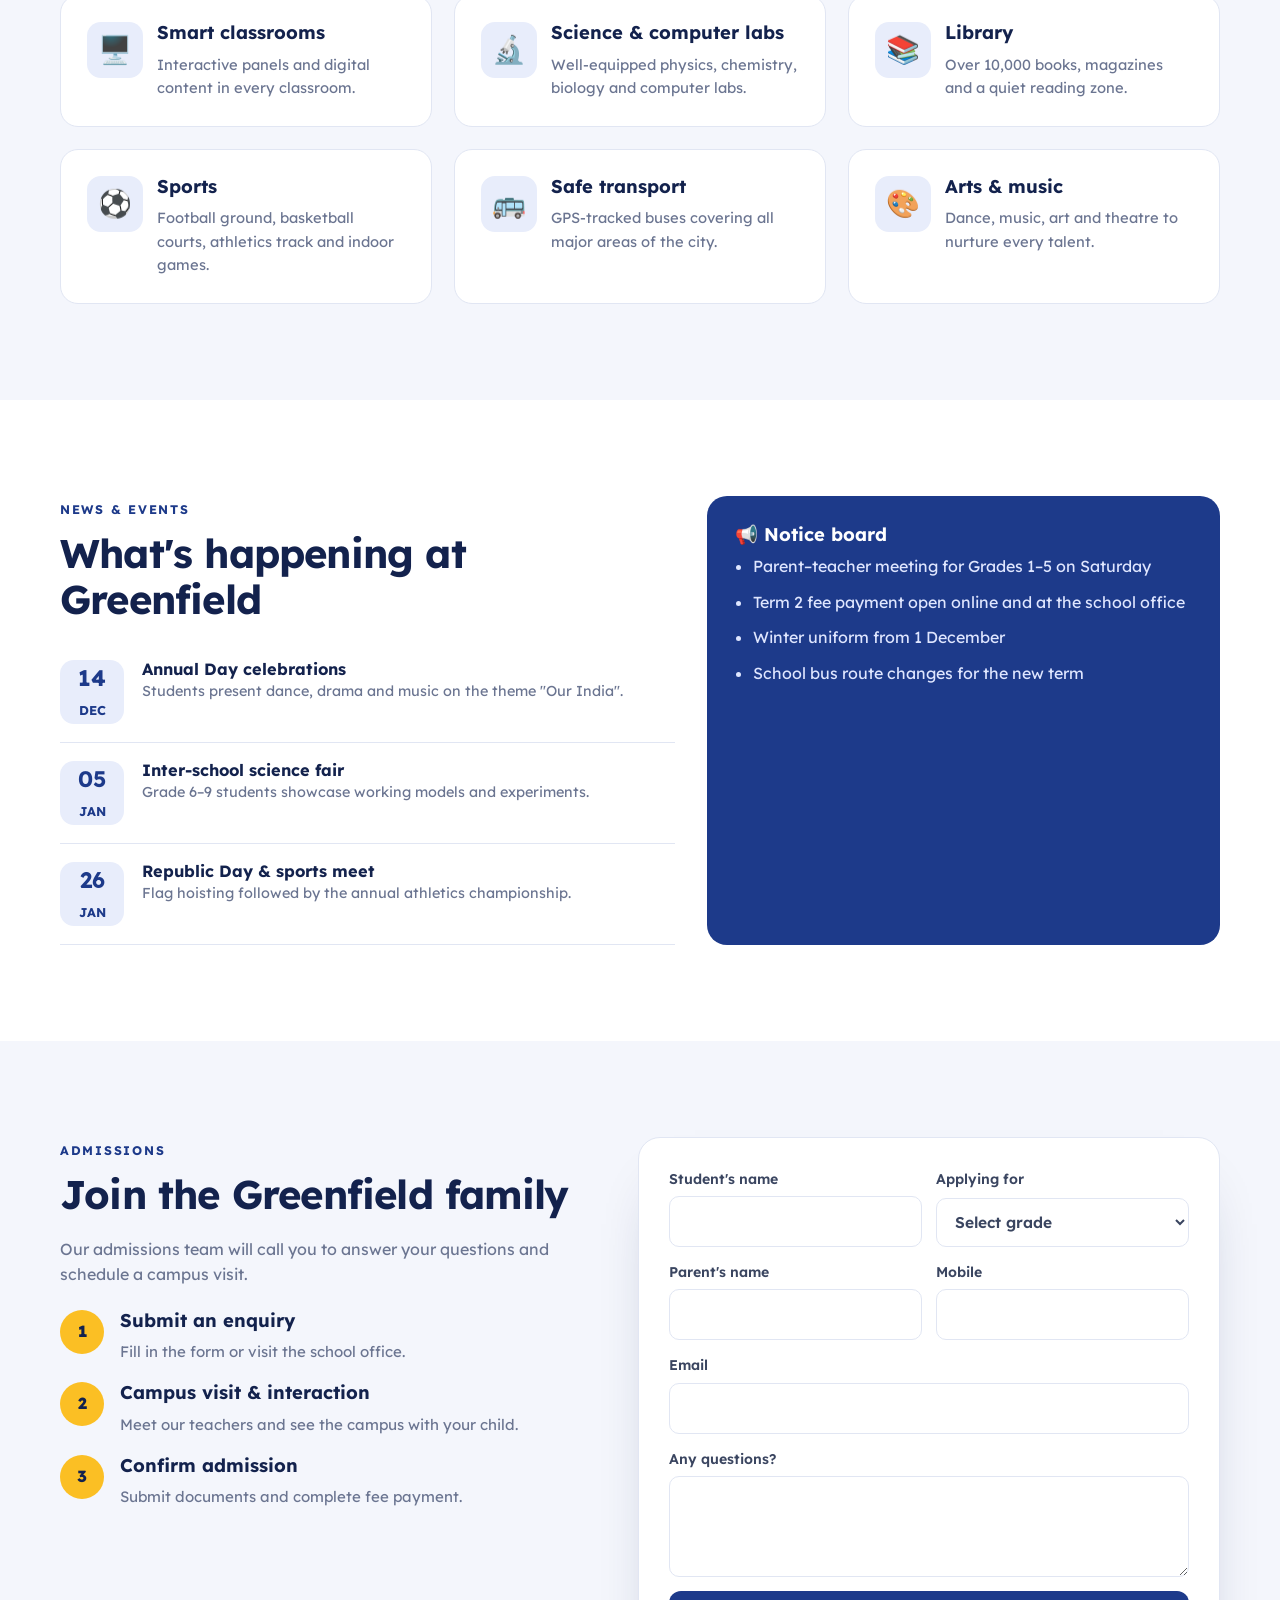
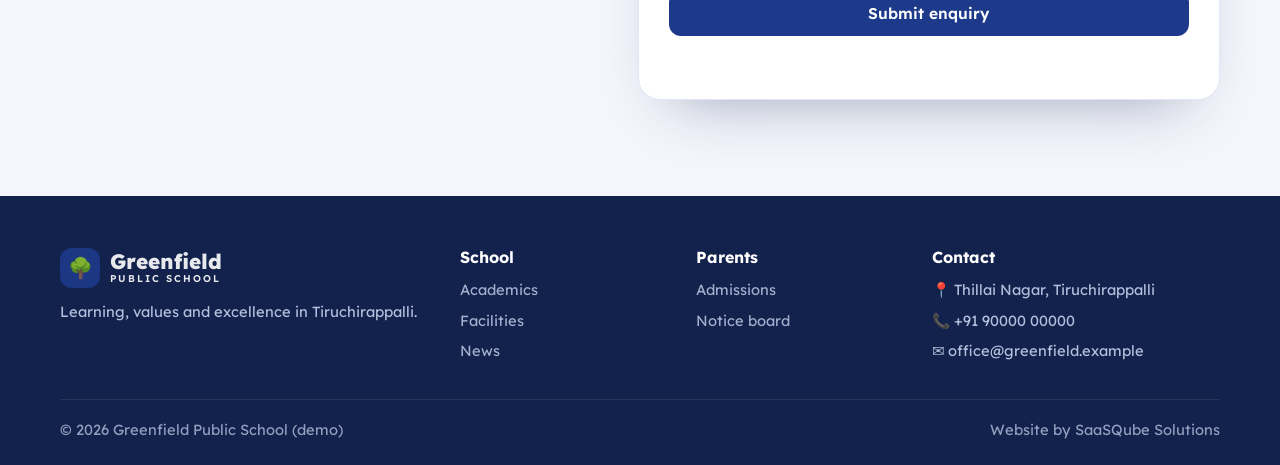
<file: templates/school/index.html>
<!doctype html>
<html lang="en">
<head>
  <meta charset="utf-8">
  <meta name="viewport" content="width=device-width, initial-scale=1">
  <title>Greenfield Public School — School Website Template | SaaSQube Solutions</title>
  <meta name="description" content="Demo school website template by SaaSQube Solutions: admissions, academics, facilities, news and events, and an admission enquiry form.">
  <meta name="robots" content="noindex">
  <link rel="preconnect" href="https://fonts.googleapis.com">
  <link rel="preconnect" href="https://fonts.gstatic.com" crossorigin>
  <link href="https://fonts.googleapis.com/css2?family=Lexend:wght@400;500;600;700;800&family=Plus+Jakarta+Sans:wght@500;600&display=swap" rel="stylesheet">
  <link rel="stylesheet" href="../shared.css">
  <style>
    :root {
      --font: "Lexend", system-ui, sans-serif;
      --primary: #1d3a8a; --primary-dark: #152b69; --accent: #fbbf24; --on-accent: #1d2a4d;
      --bg: #ffffff; --alt: #f4f6fc; --surface: #ffffff;
      --text: #3a4560; --heading: #13224d; --muted: #6b7591; --line: #e1e6f3;
      --tint: #e8edfb; --radius: 18px; --btn-radius: 12px;
      --topbar-bg: var(--accent); --topbar-color: #13224d;
      --footer-bg: #13224d; --footer-text: #b4bfdc;
    }
    h1, h2 { font-weight: 700; letter-spacing: -.02em; }
    .hero { background: var(--primary); color: #dfe6ff; position: relative; overflow: hidden; padding: clamp(48px, 7vw, 96px) 0; }
    .hero::before { content: ""; position: absolute; width: 520px; height: 520px; border-radius: 50%; background: rgba(251, 191, 36, .14); right: -160px; top: -160px; }
    .hero::after { content: ""; position: absolute; width: 300px; height: 300px; border-radius: 50%; border: 40px solid rgba(255, 255, 255, .06); left: -120px; bottom: -140px; }
    .hero-grid { position: relative; z-index: 1; display: grid; grid-template-columns: 1.1fr .9fr; gap: 48px; align-items: center; }
    .hero h1 { color: #fff; }
    .hero h1 span { color: var(--accent); }
    .hero .lead { font-size: 1.1rem; max-width: 32em; }
    .hero .ctas { display: flex; gap: 12px; flex-wrap: wrap; margin-top: 26px; }
    .hero .btn-outline { color: #fff; }
    .hero-card { background: #fff; color: var(--text); border-radius: 22px; padding: 28px; box-shadow: 0 40px 70px -30px rgba(0, 0, 0, .5); }
    .hero-card .big { font-size: 4rem; line-height: 1; }
    .hero-card h3 { margin-top: 12px; }
    .hero-card .dates { display: grid; gap: 10px; margin-top: 18px; }
    .hero-card .dates div { display: flex; justify-content: space-between; background: var(--alt); padding: 10px 14px; border-radius: 10px; font-size: .92rem; }
    .hero-card .dates b { color: var(--heading); }
    .stats { background: #fff; border-radius: 20px; box-shadow: 0 24px 50px -30px rgba(19, 34, 77, .4); display: grid; grid-template-columns: repeat(4, 1fr); margin-top: -40px; position: relative; z-index: 2; border: 1px solid var(--line); }
    .stats div { padding: 26px 16px; text-align: center; }
    .stats div + div { border-left: 1px solid var(--line); }
    .stats strong { display: block; font-size: 2rem; color: var(--primary); line-height: 1.1; }
    .stats span { font-size: .88rem; color: var(--muted); }
    .level { border-top: 5px solid var(--accent); }
    .level:nth-child(2) { border-top-color: #34d399; }
    .level:nth-child(3) { border-top-color: #60a5fa; }
    .level:nth-child(4) { border-top-color: #f472b6; }
    .level .grade { font-size: .82rem; font-weight: 600; color: var(--muted); }
    .level p { color: var(--muted); font-size: .94rem; }
    .fac { display: flex; gap: 14px; align-items: flex-start; }
    .fac .emoji-tile { margin: 0; flex: none; }
    .fac p { color: var(--muted); font-size: .92rem; }
    .news-grid { display: grid; grid-template-columns: 1.2fr 1fr; gap: 32px; }
    .news-item { display: flex; gap: 18px; padding: 18px 0; border-bottom: 1px solid var(--line); }
    .news-item .date { flex: none; width: 64px; height: 64px; border-radius: 14px; background: var(--tint); color: var(--primary); display: grid; place-items: center; text-align: center; font-weight: 700; line-height: 1.1; font-size: .8rem; }
    .news-item .date b { font-size: 1.4rem; display: block; }
    .news-item h3 { font-size: 1.02rem; margin-bottom: 2px; }
    .news-item p { margin: 0; color: var(--muted); font-size: .9rem; }
    .notice { background: var(--primary); color: #dfe6ff; border-radius: 20px; padding: 28px; }
    .notice h3 { color: #fff; }
    .notice ul { padding-left: 1.1em; margin: 0; display: grid; gap: 10px; }
    .admit-grid { display: grid; grid-template-columns: 1fr 1.1fr; gap: 48px; align-items: start; }
    .steps.list { display: grid; gap: 18px; margin-top: 22px; }
    .steps.list li { display: flex; gap: 16px; align-items: flex-start; }
    .steps.list li::before { flex: none; margin: 0; background: var(--accent); color: var(--heading); }
    .steps.list p { margin: 0; color: var(--muted); font-size: .94rem; }
    .enquiry { background: #fff; border-radius: 22px; padding: 30px; border: 1px solid var(--line); box-shadow: 0 30px 60px -36px rgba(19, 34, 77, .45); }
    @media (max-width: 900px) {
      .hero-grid, .news-grid, .admit-grid { grid-template-columns: 1fr; }
      .stats { grid-template-columns: repeat(2, 1fr); }
      .stats div:nth-child(3) { border-left: 0; }
      .stats div:nth-child(n+3) { border-top: 1px solid var(--line); }
    }
  </style>
</head>
<body>
  <div class="demo-bar"><div class="container">
    <a href="../">← All templates</a>
    <span class="db-text">Demo website template by <strong>SaaSQube Solutions</strong></span>
    <a class="db-cta" href="../../index.html?template=School#contact">Get this website</a>
  </div></div>

  <div class="topbar"><div class="container">
    <span>🎓 <b>Admissions open for 2027–28</b> · Pre-KG to Grade 11</span>
    <a href="#admissions" class="hide-sm">Apply now →</a>
  </div></div>

  <header class="t-header">
    <div class="container t-nav-wrap">
      <a href="#top" class="t-logo"><span class="mark">🌳</span><span>Greenfield<small>Public School</small></span></a>
      <button class="t-toggle" aria-expanded="false" aria-controls="t-nav" aria-label="Open menu"><span></span><span></span><span></span></button>
      <nav class="t-nav" id="t-nav">
        <a href="#academics">Academics</a>
        <a href="#facilities">Facilities</a>
        <a href="#news">News &amp; events</a>
        <a href="#admissions">Admissions</a>
        <a href="#admissions" class="btn btn-primary btn-sm">Enquire now</a>
      </nav>
    </div>
  </header>

  <main id="top">
    <section class="hero">
      <div class="container hero-grid">
        <div>
          <p class="kicker" style="color:var(--accent)">Learning · Values · Excellence</p>
          <h1>Where every child <span>grows</span> with confidence.</h1>
          <p class="lead">A caring, modern school in Tiruchirappalli that blends strong academics with sports, arts and values, so children leave ready for the world.</p>
          <div class="ctas">
            <a href="#admissions" class="btn btn-accent">Apply for admission</a>
            <a href="#facilities" class="btn btn-outline">Take a virtual tour</a>
          </div>
        </div>
        <div class="hero-card">
          <span class="big" aria-hidden="true">🎒</span>
          <h3>Admissions 2027–28</h3>
          <p class="muted" style="margin:0">Limited seats in every grade. Apply early.</p>
          <div class="dates">
            <div><span>Applications open</span><b>1 December</b></div>
            <div><span>Interaction &amp; assessment</span><b>January</b></div>
            <div><span>Classes begin</span><b>June</b></div>
          </div>
        </div>
      </div>
    </section>

    <div class="container">
      <div class="stats">
        <div><strong>1,800+</strong><span>Students</span></div>
        <div><strong>95</strong><span>Qualified teachers</span></div>
        <div><strong>1:20</strong><span>Teacher-student ratio</span></div>
        <div><strong>12 acre</strong><span>Green campus</span></div>
      </div>
    </div>

    <section class="section" id="academics">
      <div class="container">
        <div class="section-head">
          <p class="kicker">Academics</p>
          <h2>A strong foundation at every stage</h2>
        </div>
        <div class="grid g4">
          <div class="card level"><span class="grade">Pre-KG – UKG</span><h3>Kindergarten</h3><p>Play-based learning that builds curiosity, language and motor skills.</p></div>
          <div class="card level"><span class="grade">Grades 1 – 5</span><h3>Primary</h3><p>Strong basics in reading, maths and science through activities and projects.</p></div>
          <div class="card level"><span class="grade">Grades 6 – 8</span><h3>Middle school</h3><p>Concept-based learning with labs, coding and clubs.</p></div>
          <div class="card level"><span class="grade">Grades 9 – 12</span><h3>Senior school</h3><p>Board exam preparation with Science, Commerce and Computer streams.</p></div>
        </div>
      </div>
    </section>

    <section class="section section-alt" id="facilities">
      <div class="container">
        <div class="section-head">
          <p class="kicker">Campus &amp; facilities</p>
          <h2>Spaces designed for learning</h2>
        </div>
        <div class="grid g3">
          <div class="card fac"><div class="emoji-tile">🖥️</div><div><h3>Smart classrooms</h3><p>Interactive panels and digital content in every classroom.</p></div></div>
          <div class="card fac"><div class="emoji-tile">🔬</div><div><h3>Science &amp; computer labs</h3><p>Well-equipped physics, chemistry, biology and computer labs.</p></div></div>
          <div class="card fac"><div class="emoji-tile">📚</div><div><h3>Library</h3><p>Over 10,000 books, magazines and a quiet reading zone.</p></div></div>
          <div class="card fac"><div class="emoji-tile">⚽</div><div><h3>Sports</h3><p>Football ground, basketball courts, athletics track and indoor games.</p></div></div>
          <div class="card fac"><div class="emoji-tile">🚌</div><div><h3>Safe transport</h3><p>GPS-tracked buses covering all major areas of the city.</p></div></div>
          <div class="card fac"><div class="emoji-tile">🎨</div><div><h3>Arts &amp; music</h3><p>Dance, music, art and theatre to nurture every talent.</p></div></div>
        </div>
      </div>
    </section>

    <section class="section" id="news">
      <div class="container news-grid">
        <div>
          <p class="kicker">News &amp; events</p>
          <h2>What's happening at Greenfield</h2>
          <div class="news-item"><div class="date"><b>14</b>DEC</div><div><h3>Annual Day celebrations</h3><p>Students present dance, drama and music on the theme "Our India".</p></div></div>
          <div class="news-item"><div class="date"><b>05</b>JAN</div><div><h3>Inter-school science fair</h3><p>Grade 6–9 students showcase working models and experiments.</p></div></div>
          <div class="news-item"><div class="date"><b>26</b>JAN</div><div><h3>Republic Day &amp; sports meet</h3><p>Flag hoisting followed by the annual athletics championship.</p></div></div>
        </div>
        <div class="notice">
          <h3>📢 Notice board</h3>
          <ul>
            <li>Parent–teacher meeting for Grades 1–5 on Saturday</li>
            <li>Term 2 fee payment open online and at the school office</li>
            <li>Winter uniform from 1 December</li>
            <li>School bus route changes for the new term</li>
          </ul>
        </div>
      </div>
    </section>

    <section class="section section-alt" id="admissions">
      <div class="container admit-grid">
        <div>
          <p class="kicker">Admissions</p>
          <h2>Join the Greenfield family</h2>
          <p class="muted">Our admissions team will call you to answer your questions and schedule a campus visit.</p>
          <ol class="steps list">
            <li><div><h3>Submit an enquiry</h3><p>Fill in the form or visit the school office.</p></div></li>
            <li><div><h3>Campus visit &amp; interaction</h3><p>Meet our teachers and see the campus with your child.</p></div></li>
            <li><div><h3>Confirm admission</h3><p>Submit documents and complete fee payment.</p></div></li>
          </ol>
        </div>
        <div class="enquiry">
          <form class="form" data-demo>
            <div class="row">
              <label>Student's name<input type="text" required></label>
              <label>Applying for<select required><option value="">Select grade</option><option>Pre-KG</option><option>LKG</option><option>UKG</option><option>Grade 1–5</option><option>Grade 6–8</option><option>Grade 9</option><option>Grade 11</option></select></label>
            </div>
            <div class="row">
              <label>Parent's name<input type="text" required></label>
              <label>Mobile<input type="tel" required></label>
            </div>
            <label>Email<input type="email"></label>
            <label>Any questions?<textarea rows="3"></textarea></label>
            <button class="btn btn-primary btn-block">Submit enquiry</button>
            <p class="form-msg" role="status" aria-live="polite"></p>
          </form>
        </div>
      </div>
    </section>
  </main>

  <footer class="t-footer">
    <div class="container">
      <div class="cols">
        <div><a href="#top" class="t-logo"><span class="mark">🌳</span><span>Greenfield<small style="color:inherit">Public School</small></span></a><p>Learning, values and excellence in Tiruchirappalli.</p></div>
        <div><h4>School</h4><ul><li><a href="#academics">Academics</a></li><li><a href="#facilities">Facilities</a></li><li><a href="#news">News</a></li></ul></div>
        <div><h4>Parents</h4><ul><li><a href="#admissions">Admissions</a></li><li><a href="#news">Notice board</a></li></ul></div>
        <div><h4>Contact</h4><ul><li>📍 Thillai Nagar, Tiruchirappalli</li><li>📞 +91 90000 00000</li><li>✉️ office@greenfield.example</li></ul></div>
      </div>
      <div class="bottom"><p>© <span data-year>2026</span> Greenfield Public School (demo)</p><p>Website by SaaSQube Solutions</p></div>
    </div>
  </footer>

  <a class="t-wa" href="#admissions" aria-label="Chat on WhatsApp"><svg viewBox="0 0 32 32" aria-hidden="true"><path fill="currentColor" d="M16 3a13 13 0 0 0-11.2 19.6L3 29l6.6-1.7A13 13 0 1 0 16 3zm0 23.6c-2 0-4-.6-5.7-1.6l-.4-.2-3.9 1 1-3.8-.3-.4A10.6 10.6 0 1 1 16 26.6zm5.8-7.9c-.3-.2-1.9-.9-2.2-1-.3-.1-.5-.2-.7.2l-1 1.2c-.2.2-.4.2-.7.1a8.7 8.7 0 0 1-4.3-3.8c-.3-.6.3-.5.9-1.7.1-.2 0-.4 0-.5l-1-2.4c-.3-.6-.5-.5-.7-.5h-.6c-.2 0-.5 0-.8.4-.3.3-1 1-1 2.5s1.1 2.9 1.2 3.1c.2.2 2.1 3.2 5.1 4.5 1.9.8 2.6.9 3.6.7.6-.1 1.9-.8 2.1-1.5.3-.7.3-1.3.2-1.5l-.1-.1z"/></svg></a>
  <script src="../shared.js" defer></script>
</body>
</html>
</file>
<file: css/style.css>
/* =========================================================
   SaaSQube Solutions — main stylesheet
   ========================================================= */

:root {
  --brand: #4f46e5;
  --brand-dark: #3730a3;
  --brand-soft: #a5b4fc;
  --accent: #f59e0b;
  --accent-dark: #d97706;
  --ink: #0f172a;
  --ink-2: #334155;
  --muted: #64748b;
  --bg: #ffffff;
  --bg-alt: #f6f7fb;
  --surface: #ffffff;
  --line: #e2e8f0;
  --night: #1e1b4b;
  --night-2: #13113a;
  --on-night: #e0e7ff;
  --on-night-muted: #a5b0d6;
  --radius: 18px;
  --radius-sm: 12px;
  --shadow: 0 10px 30px -12px rgba(15, 23, 42, .18);
  --shadow-lg: 0 30px 60px -20px rgba(30, 27, 75, .35);
  --font: "Plus Jakarta Sans", system-ui, -apple-system, "Segoe UI", Roboto, sans-serif;
  --header-h: 72px;
}

@media (prefers-color-scheme: dark) {
  :root {
    --brand: #6366f1;
    --brand-soft: #a5b4fc;
    --ink: #eef2ff;
    --ink-2: #cbd5e1;
    --muted: #94a3b8;
    --bg: #0b0b1a;
    --bg-alt: #111127;
    --surface: #16162e;
    --line: #26264a;
    --night: #0f0e2e;
    --night-2: #08071f;
    --shadow: 0 10px 30px -12px rgba(0, 0, 0, .6);
  }
}

*,
*::before,
*::after { box-sizing: border-box; }

html { scroll-behavior: smooth; scroll-padding-top: calc(var(--header-h) + 8px); }
@media (prefers-reduced-motion: reduce) { html { scroll-behavior: auto; } }

body {
  margin: 0;
  font-family: var(--font);
  font-size: 1rem;
  line-height: 1.65;
  color: var(--ink-2);
  background: var(--bg);
  -webkit-font-smoothing: antialiased;
  overflow-x: hidden;
}

img, svg { display: block; max-width: 100%; }
a { color: var(--brand); text-decoration: none; }
a:hover { text-decoration: underline; }
h1, h2, h3, h4 { color: var(--ink); line-height: 1.2; margin: 0 0 .6em; letter-spacing: -.02em; }
h1 { font-size: clamp(2.2rem, 5.2vw, 3.7rem); font-weight: 800; }
h2 { font-size: clamp(1.7rem, 3.6vw, 2.6rem); font-weight: 800; }
h3 { font-size: 1.15rem; font-weight: 700; }
p { margin: 0 0 1em; }

.container { width: min(1180px, 100% - 32px); margin-inline: auto; }
.container.narrow { width: min(820px, 100% - 32px); }

.skip-link {
  position: absolute; left: -999px; top: 8px; z-index: 200;
  background: var(--ink); color: var(--bg); padding: 8px 14px; border-radius: 8px;
}
.skip-link:focus { left: 8px; }

:focus-visible { outline: 3px solid var(--accent); outline-offset: 3px; border-radius: 6px; }

/* ---------- Buttons ---------- */
.btn {
  display: inline-flex; align-items: center; justify-content: center; gap: .5em;
  font: 600 1rem/1 var(--font);
  padding: 15px 26px; border-radius: 999px; border: 2px solid transparent;
  cursor: pointer; transition: transform .2s, box-shadow .2s, background .2s, color .2s, border-color .2s;
  text-decoration: none !important; white-space: nowrap;
}
.btn-primary { background: var(--brand); color: #fff; box-shadow: 0 10px 24px -10px var(--brand); }
.btn-primary:hover { background: var(--brand-dark); transform: translateY(-2px); }
.btn-ghost { background: transparent; color: var(--ink); border-color: var(--line); }
.btn-ghost:hover { border-color: var(--brand); color: var(--brand); transform: translateY(-2px); }
.btn-ghost.light { color: var(--on-night); border-color: rgba(224, 231, 255, .3); }
.btn-ghost.light:hover { border-color: var(--accent); color: var(--accent); }
.btn-sm { padding: 11px 20px; font-size: .92rem; }
.btn-block { width: 100%; }

.eyebrow {
  display: inline-flex; align-items: center; gap: 8px;
  font-size: .8rem; font-weight: 700; letter-spacing: .12em; text-transform: uppercase;
  color: var(--brand); margin-bottom: 14px;
}
.eyebrow .dot { width: 8px; height: 8px; border-radius: 50%; background: var(--accent); box-shadow: 0 0 0 4px rgba(245, 158, 11, .2); }

.grad {
  background: linear-gradient(100deg, var(--brand) 10%, #8b5cf6 50%, var(--accent) 95%);
  -webkit-background-clip: text; background-clip: text; color: transparent;
}


/* ---------- Header ---------- */
.site-header {
  position: sticky; top: 0; z-index: 100; height: var(--header-h);
  background: color-mix(in srgb, var(--bg) 82%, transparent);
  backdrop-filter: saturate(1.4) blur(14px); -webkit-backdrop-filter: saturate(1.4) blur(14px);
  border-bottom: 1px solid transparent; transition: border-color .3s, box-shadow .3s;
}
.site-header.scrolled { border-color: var(--line); box-shadow: 0 6px 20px -16px rgba(0, 0, 0, .4); }
.nav-wrap { height: 100%; display: flex; align-items: center; justify-content: space-between; gap: 20px; }

.brand { display: inline-flex; align-items: center; gap: 10px; color: var(--ink); text-decoration: none !important; }
.brand-mark { width: 38px; height: 38px; }
.brand-text { font-size: 1.3rem; font-weight: 600; letter-spacing: -.02em; line-height: 1; display: flex; align-items: baseline; flex-wrap: wrap; }
.brand-text strong { font-weight: 800; color: var(--brand); }
.brand-text small { width: 100%; font-size: .62rem; font-weight: 700; letter-spacing: .32em; text-transform: uppercase; color: var(--muted); margin-top: 3px; }
.brand.light { color: #fff; }
.brand.light .brand-text strong { color: var(--brand-soft); }
.brand.light .brand-text small { color: var(--on-night-muted); }

.site-nav { display: flex; align-items: center; gap: 28px; }
.site-nav ul { display: flex; gap: 26px; list-style: none; margin: 0; padding: 0; }
.site-nav ul a { color: var(--ink-2); font-weight: 500; font-size: .95rem; position: relative; text-decoration: none; }
.site-nav ul a::after {
  content: ""; position: absolute; left: 0; bottom: -6px; height: 2px; width: 100%;
  background: var(--accent); transform: scaleX(0); transform-origin: left; transition: transform .25s;
}
.site-nav ul a:hover, .site-nav ul a.active { color: var(--ink); }
.site-nav ul a:hover::after, .site-nav ul a.active::after { transform: scaleX(1); }

.nav-toggle { display: none; background: none; border: 0; padding: 10px; cursor: pointer; }
.nav-toggle span { display: block; width: 24px; height: 2px; background: var(--ink); margin: 5px 0; border-radius: 2px; transition: transform .3s, opacity .3s; }
.nav-toggle[aria-expanded="true"] span:nth-child(1) { transform: translateY(7px) rotate(45deg); }
.nav-toggle[aria-expanded="true"] span:nth-child(2) { opacity: 0; }
.nav-toggle[aria-expanded="true"] span:nth-child(3) { transform: translateY(-7px) rotate(-45deg); }

@media (max-width: 960px) {
  .nav-toggle { display: block; }
  .site-nav {
    position: fixed; inset: var(--header-h) 0 auto 0;
    flex-direction: column; align-items: stretch; gap: 18px;
    background: var(--bg); padding: 20px 16px 28px; border-bottom: 1px solid var(--line);
    box-shadow: var(--shadow);
    transform: translateY(-12px); opacity: 0; visibility: hidden; transition: all .25s;
  }
  .site-nav.open { transform: none; opacity: 1; visibility: visible; }
  .site-nav ul { flex-direction: column; gap: 4px; }
  .site-nav ul a { display: block; padding: 12px 4px; font-size: 1.05rem; border-bottom: 1px solid var(--line); }
  .site-nav ul a::after { display: none; }
}

/* ---------- Hero ---------- */
.hero { position: relative; padding: clamp(48px, 8vw, 100px) 0 clamp(56px, 8vw, 110px); overflow: hidden; }
.hero-bg {
  position: absolute; inset: 0; z-index: -1;
  background:
    radial-gradient(600px 400px at 85% 10%, rgba(99, 102, 241, .22), transparent 70%),
    radial-gradient(500px 360px at 10% 90%, rgba(245, 158, 11, .16), transparent 70%);
}
.hero-bg::after {
  content: ""; position: absolute; inset: 0;
  background-image: linear-gradient(var(--line) 1px, transparent 1px), linear-gradient(90deg, var(--line) 1px, transparent 1px);
  background-size: 48px 48px; opacity: .45;
  mask-image: radial-gradient(ellipse at center, #000 20%, transparent 75%);
  -webkit-mask-image: radial-gradient(ellipse at center, #000 20%, transparent 75%);
}
.hero-grid { display: grid; grid-template-columns: 1.05fr 1fr; gap: 56px; align-items: center; }
.lead { font-size: 1.12rem; color: var(--ink-2); max-width: 36em; }
.hero-cta { display: flex; flex-wrap: wrap; gap: 14px; margin: 28px 0 26px; }
.hero-points { display: flex; flex-wrap: wrap; gap: 10px 22px; list-style: none; padding: 0; margin: 0; font-size: .92rem; font-weight: 600; color: var(--ink); }
.hero-points li::before { content: "✓"; color: #fff; background: #16a34a; border-radius: 50%; width: 20px; height: 20px; display: inline-grid; place-items: center; font-size: .7rem; margin-right: 8px; }

.hero-visual { position: relative; padding: 30px 10px; }
.browser {
  background: var(--surface); border: 1px solid var(--line); border-radius: var(--radius);
  box-shadow: var(--shadow-lg); overflow: hidden; transform: perspective(1400px) rotateY(-8deg) rotateX(3deg);
  animation: floaty 7s ease-in-out infinite;
}
.browser-bar { display: flex; align-items: center; gap: 6px; padding: 12px 14px; border-bottom: 1px solid var(--line); background: var(--bg-alt); }
.browser-bar i { width: 10px; height: 10px; border-radius: 50%; background: #f87171; }
.browser-bar i:nth-child(2) { background: #fbbf24; }
.browser-bar i:nth-child(3) { background: #34d399; }
.browser-bar span { margin-left: 12px; font-size: .75rem; color: var(--muted); background: var(--surface); border: 1px solid var(--line); padding: 3px 12px; border-radius: 999px; }
.browser-body { padding: 18px; display: grid; gap: 16px; }
.mock-nav { display: flex; align-items: center; gap: 10px; }
.mock-nav b { width: 70px; height: 12px; border-radius: 6px; background: var(--brand); margin-right: auto; }
.mock-nav span { width: 36px; height: 8px; border-radius: 4px; background: var(--line); }
.mock-hero { display: grid; grid-template-columns: 1.1fr 1fr; gap: 16px; align-items: center; }
.mock-lines { display: grid; gap: 9px; }
.mock-lines b { height: 16px; width: 92%; border-radius: 6px; background: var(--ink); opacity: .85; }
.mock-lines span { height: 9px; border-radius: 5px; background: var(--line); }
.mock-lines span.short { width: 70%; }
.mock-lines em { margin-top: 6px; width: 90px; height: 26px; border-radius: 999px; background: var(--accent); }
.mock-img { aspect-ratio: 4/3; border-radius: 12px; background: linear-gradient(135deg, var(--brand) 0%, #8b5cf6 55%, var(--accent) 100%); }
.mock-cards { display: grid; grid-template-columns: repeat(3, 1fr); gap: 10px; }
.mock-cards div { height: 60px; border-radius: 10px; background: var(--bg-alt); border: 1px solid var(--line); }

.float-card {
  position: absolute; display: flex; align-items: center; gap: 10px;
  background: var(--surface); border: 1px solid var(--line); border-radius: 14px;
  padding: 10px 14px; box-shadow: var(--shadow); font-size: .85rem;
  animation: floaty 6s ease-in-out infinite;
}
.float-card strong { display: block; color: var(--ink); font-size: .88rem; line-height: 1.2; }
.float-card small { color: var(--muted); }
.fc-icon { font-size: 1.3rem; }
.fc-1 { top: 0; left: -10px; animation-delay: -1s; }
.fc-2 { bottom: 8px; left: 8%; animation-delay: -3s; }
.fc-3 { top: 42%; right: -14px; animation-delay: -2s; }

@keyframes floaty { 0%, 100% { translate: 0 0; } 50% { translate: 0 -10px; } }

@media (max-width: 960px) {
  .hero-grid { grid-template-columns: 1fr; gap: 40px; }
  .hero-visual { max-width: 560px; width: 100%; margin-inline: auto; }
  .fc-3 { right: 0; }
  .fc-1 { left: 0; }
}

/* ---------- Cities marquee ---------- */
.cities { border-block: 1px solid var(--line); padding: 22px 0; background: var(--bg-alt); }
.cities p { text-align: center; font-size: .78rem; font-weight: 700; letter-spacing: .14em; text-transform: uppercase; color: var(--muted); margin-bottom: 12px; }
.marquee { overflow: hidden; mask-image: linear-gradient(90deg, transparent, #000 10%, #000 90%, transparent); -webkit-mask-image: linear-gradient(90deg, transparent, #000 10%, #000 90%, transparent); }
.marquee-track { display: flex; gap: 44px; width: max-content; list-style: none; margin: 0; padding: 0; animation: marquee 40s linear infinite; }
.marquee-track li { font-size: 1.15rem; font-weight: 700; color: var(--ink); opacity: .55; white-space: nowrap; }
.marquee:hover .marquee-track { animation-play-state: paused; }
@keyframes marquee { to { transform: translateX(-50%); } }

/* ---------- Sections ---------- */
.section { padding: clamp(64px, 9vw, 112px) 0; }
.section-alt { background: var(--bg-alt); }
.section-dark { background: linear-gradient(160deg, var(--night) 0%, var(--night-2) 100%); color: var(--on-night-muted); }
.section-dark h2, .section-dark h3 { color: #fff; }
.section-dark .eyebrow { color: var(--accent); }
.section-head { text-align: center; max-width: 680px; margin: 0 auto 52px; }
.section-head p:last-child { color: var(--muted); font-size: 1.05rem; }
.section-dark .section-head p:last-child { color: var(--on-night-muted); }

/* ---------- Service cards ---------- */
.cards-grid { display: grid; grid-template-columns: repeat(3, 1fr); gap: 22px; }
.card {
  background: var(--surface); border: 1px solid var(--line); border-radius: var(--radius);
  padding: 30px 28px; transition: transform .25s, box-shadow .25s, border-color .25s;
}
.card:hover { transform: translateY(-6px); box-shadow: var(--shadow); border-color: color-mix(in srgb, var(--brand) 40%, var(--line)); }
.card p { margin: 0; color: var(--muted); }
.icon-tile {
  width: 54px; height: 54px; border-radius: 14px; display: grid; place-items: center; margin-bottom: 20px;
  background: color-mix(in srgb, var(--brand) 12%, transparent); color: var(--brand);
}
.icon-tile svg { width: 28px; height: 28px; fill: none; stroke: currentColor; stroke-width: 1.8; stroke-linecap: round; stroke-linejoin: round; }
.service:nth-child(even) .icon-tile { background: color-mix(in srgb, var(--accent) 15%, transparent); color: var(--accent-dark); }

@media (max-width: 960px) { .cards-grid { grid-template-columns: repeat(2, 1fr); } }
@media (max-width: 620px) { .cards-grid { grid-template-columns: 1fr; } }

/* ---------- Work ---------- */
.filters { display: flex; justify-content: center; flex-wrap: wrap; gap: 10px; margin-bottom: 36px; }
.filter {
  font: 600 .92rem var(--font); padding: 10px 20px; border-radius: 999px; cursor: pointer;
  background: var(--surface); color: var(--ink-2); border: 1px solid var(--line); transition: all .2s;
}
.filter:hover { border-color: var(--brand); color: var(--brand); }
.filter.active { background: var(--ink); color: var(--bg); border-color: var(--ink); }

.work-grid { display: grid; grid-template-columns: repeat(3, 1fr); gap: 24px; }
.work { background: var(--surface); border: 1px solid var(--line); border-radius: var(--radius); overflow: hidden; transition: transform .25s, box-shadow .25s; }
.work:hover { transform: translateY(-6px); box-shadow: var(--shadow); }
.work.hidden { display: none; }
.work-thumb {
  aspect-ratio: 16/10; display: grid; place-items: center; position: relative; overflow: hidden;
  color: #fff; font-weight: 800; font-size: 1.5rem; letter-spacing: -.02em;
}
.work-thumb span { position: relative; z-index: 1; text-shadow: 0 2px 12px rgba(0, 0, 0, .25); }
.work-thumb::before {
  content: ""; position: absolute; inset: 14% 12% -10%; border-radius: 12px 12px 0 0;
  background: rgba(255, 255, 255, .14); border: 1px solid rgba(255, 255, 255, .25);
  transition: transform .4s;
}
.work:hover .work-thumb::before { transform: translateY(-8px); }
.t-silk { background: linear-gradient(135deg, #be123c, #f59e0b); }
.t-clinic { background: linear-gradient(135deg, #0891b2, #22c55e); }
.t-textile { background: linear-gradient(135deg, #4338ca, #7c3aed); }
.t-food { background: linear-gradient(135deg, #ea580c, #facc15); }
.t-organic { background: linear-gradient(135deg, #15803d, #84cc16); }
.t-school { background: linear-gradient(135deg, #1d4ed8, #06b6d4); }
.work-info { padding: 20px 22px 24px; }
.work-info h3 { margin-bottom: 4px; }
.work-info p { color: var(--muted); font-size: .94rem; margin-bottom: 12px; }
.tag { display: inline-block; font-size: .75rem; font-weight: 700; padding: 4px 10px; border-radius: 999px; background: color-mix(in srgb, var(--brand) 12%, transparent); color: var(--brand); }

@media (max-width: 960px) { .work-grid { grid-template-columns: repeat(2, 1fr); } }
@media (max-width: 620px) { .work-grid { grid-template-columns: 1fr; } }

.work-cta {
  margin-top: 40px; padding: 28px 32px; border-radius: var(--radius); display: flex; align-items: center; justify-content: space-between; gap: 24px; flex-wrap: wrap;
  background: var(--surface); border: 1px dashed color-mix(in srgb, var(--brand) 45%, var(--line));
}
.work-cta h3 { margin-bottom: 4px; }
.work-cta p { margin: 0; color: var(--muted); }

/* ---------- Why ---------- */
.why-grid { display: grid; grid-template-columns: 1fr 1.15fr; gap: 64px; align-items: start; }
.why-copy { position: sticky; top: calc(var(--header-h) + 32px); }
.why-copy p { font-size: 1.08rem; margin-bottom: 28px; }
.why-list { list-style: none; margin: 0; padding: 0; display: grid; gap: 16px; }
.why-list li { display: flex; gap: 20px; padding: 24px; border-radius: var(--radius); border: 1px solid var(--line); background: var(--surface); }
.why-list h3 { margin-bottom: 4px; }
.why-list p { margin: 0; color: var(--muted); }
.why-num { font-size: 1.6rem; font-weight: 800; color: var(--accent); line-height: 1; min-width: 44px; }

@media (max-width: 860px) {
  .why-grid { grid-template-columns: 1fr; gap: 36px; }
  .why-copy { position: static; }
}

/* ---------- Process ---------- */
.steps { list-style: none; margin: 0; padding: 0; display: grid; grid-template-columns: repeat(4, 1fr); gap: 22px; counter-reset: s; position: relative; }
.step {
  position: relative; padding: 30px 24px; border-radius: var(--radius);
  background: rgba(255, 255, 255, .04); border: 1px solid rgba(255, 255, 255, .1);
}
.step p { margin: 0; }
.step-n {
  display: grid; place-items: center; width: 46px; height: 46px; border-radius: 50%; margin-bottom: 18px;
  background: var(--accent); color: var(--night); font-weight: 800; font-size: 1.1rem;
  box-shadow: 0 0 0 6px rgba(245, 158, 11, .15);
}
@media (max-width: 960px) { .steps { grid-template-columns: repeat(2, 1fr); } }
@media (max-width: 560px) { .steps { grid-template-columns: 1fr; } }

/* ---------- Pricing ---------- */
.pricing-grid { display: grid; grid-template-columns: repeat(3, 1fr); gap: 24px; align-items: stretch; }
.price-card {
  position: relative; display: flex; flex-direction: column;
  background: var(--surface); border: 1px solid var(--line); border-radius: var(--radius); padding: 34px 30px;
}
.price-card.featured { border: 2px solid var(--brand); box-shadow: var(--shadow-lg); transform: translateY(-10px); }
.badge {
  position: absolute; top: -14px; left: 50%; transform: translateX(-50%);
  background: var(--accent); color: var(--night); font-size: .75rem; font-weight: 800; letter-spacing: .04em;
  padding: 6px 14px; border-radius: 999px; white-space: nowrap;
}
.price-desc { color: var(--muted); font-size: .94rem; }
.price { font-size: 2.4rem; font-weight: 800; color: var(--ink); letter-spacing: -.03em; margin-bottom: 22px; }
.price span { font-size: .85rem; font-weight: 600; color: var(--muted); letter-spacing: 0; margin-right: 4px; }
.price-card ul { list-style: none; padding: 0; margin: 0 0 28px; display: grid; gap: 10px; flex: 1; }
.price-card li { padding-left: 28px; position: relative; font-size: .96rem; }
.price-card li::before {
  content: ""; position: absolute; left: 0; top: .3em; width: 18px; height: 18px; border-radius: 50%;
  background: color-mix(in srgb, var(--brand) 14%, transparent)
    url("data:image/svg+xml,%3Csvg xmlns='http://www.w3.org/2000/svg' viewBox='0 0 24 24' fill='none' stroke='%234f46e5' stroke-width='3.2' stroke-linecap='round' stroke-linejoin='round'%3E%3Cpath d='m6 12 4 4 8-8'/%3E%3C/svg%3E") center/12px no-repeat;
}
.pricing-note { text-align: center; margin-top: 40px; color: var(--muted); }

@media (max-width: 960px) {
  .pricing-grid { grid-template-columns: 1fr; max-width: 480px; margin-inline: auto; gap: 30px; }
  .price-card.featured { transform: none; }
}

/* ---------- About ---------- */
.about-grid { display: grid; grid-template-columns: .9fr 1.1fr; gap: 64px; align-items: center; }
.about-visual {
  aspect-ratio: 1; border-radius: 28px; display: grid; place-items: center;
  background: radial-gradient(circle at 30% 30%, color-mix(in srgb, var(--brand) 25%, transparent), transparent 60%),
              radial-gradient(circle at 75% 75%, color-mix(in srgb, var(--accent) 22%, transparent), transparent 60%),
              var(--surface);
  border: 1px solid var(--line);
}
.cube-stack { width: 62%; }
.cube-stack svg { overflow: visible; filter: drop-shadow(0 30px 40px rgba(30, 27, 75, .35)); }
.cube { transform-origin: 100px 88px; animation: spinY 9s ease-in-out infinite; }
@keyframes spinY { 0%, 100% { transform: translateY(0) rotate(0); } 50% { transform: translateY(-10px) rotate(-4deg); } }
.about-copy p { font-size: 1.05rem; }
.values { display: grid; grid-template-columns: repeat(3, 1fr); gap: 14px; margin-top: 28px; }
.values div { padding: 18px; border-radius: var(--radius-sm); background: var(--surface); border: 1px solid var(--line); }
.values strong { display: block; color: var(--ink); margin-bottom: 4px; }
.values span { font-size: .88rem; color: var(--muted); }

@media (max-width: 860px) {
  .about-grid { grid-template-columns: 1fr; gap: 36px; }
  .about-visual { max-width: 380px; width: 100%; margin-inline: auto; }
}
@media (max-width: 560px) { .values { grid-template-columns: 1fr; } }

/* ---------- FAQ ---------- */
.faq-list { display: grid; gap: 12px; }
.faq-list details { border: 1px solid var(--line); border-radius: var(--radius-sm); background: var(--surface); transition: border-color .2s, box-shadow .2s; }
.faq-list details[open] { border-color: color-mix(in srgb, var(--brand) 45%, var(--line)); box-shadow: var(--shadow); }
.faq-list summary {
  cursor: pointer; list-style: none; padding: 20px 56px 20px 22px; font-weight: 700; color: var(--ink); position: relative;
}
.faq-list summary::-webkit-details-marker { display: none; }
.faq-list summary::after {
  content: "+"; position: absolute; right: 20px; top: 50%; translate: 0 -50%;
  width: 28px; height: 28px; border-radius: 50%; display: grid; place-items: center;
  background: var(--bg-alt); color: var(--brand); font-size: 1.2rem; transition: transform .25s;
}
.faq-list details[open] summary::after { transform: rotate(45deg); }
.faq-list details p { padding: 0 22px 20px; margin: 0; color: var(--muted); }

/* ---------- Contact ---------- */
.contact-grid { display: grid; grid-template-columns: .9fr 1.1fr; gap: 56px; align-items: start; }
.contact-copy p { font-size: 1.06rem; }
.contact-list { list-style: none; margin: 28px 0 0; padding: 0; display: grid; gap: 14px; }
.contact-list li { display: flex; align-items: center; gap: 14px; }
.contact-list li > span:first-child {
  width: 42px; height: 42px; display: grid; place-items: center; border-radius: 12px;
  background: rgba(255, 255, 255, .08); font-size: 1.1rem;
}
.contact-list a, .contact-list span { color: #fff; font-weight: 600; }

.contact-form {
  background: rgba(255, 255, 255, .05); border: 1px solid rgba(255, 255, 255, .12);
  border-radius: var(--radius); padding: 32px; display: grid; gap: 16px;
}
.field-row { display: grid; grid-template-columns: 1fr 1fr; gap: 16px; }
.contact-form label { display: grid; gap: 6px; font-size: .88rem; font-weight: 600; color: var(--on-night); }
.contact-form input, .contact-form select, .contact-form textarea {
  font: 500 1rem var(--font); color: #fff; width: 100%;
  background: rgba(8, 7, 31, .5); border: 1px solid rgba(255, 255, 255, .16); border-radius: 12px;
  padding: 13px 14px; transition: border-color .2s, box-shadow .2s;
}
.contact-form select option { color: #0f172a; }
.contact-form textarea { resize: vertical; min-height: 110px; }
.contact-form input::placeholder, .contact-form textarea::placeholder { color: rgba(224, 231, 255, .45); }
.contact-form input:focus, .contact-form select:focus, .contact-form textarea:focus {
  outline: none; border-color: var(--accent); box-shadow: 0 0 0 4px rgba(245, 158, 11, .18);
}
.contact-form .invalid { border-color: #f87171 !important; }
.form-actions { display: flex; flex-wrap: wrap; gap: 12px; margin-top: 4px; }
.form-status { margin: 0; min-height: 1.4em; font-size: .92rem; color: var(--accent); }

@media (max-width: 860px) {
  .contact-grid { grid-template-columns: 1fr; gap: 36px; }
}
@media (max-width: 560px) {
  .field-row { grid-template-columns: 1fr; }
  .contact-form { padding: 22px; }
  .form-actions .btn { width: 100%; }
}

/* ---------- Footer ---------- */
.site-footer { background: var(--night-2); color: var(--on-night-muted); padding: 64px 0 28px; font-size: .94rem; }
.footer-grid { display: grid; grid-template-columns: 1.4fr 1fr 1fr 1.4fr; gap: 36px; padding-bottom: 40px; border-bottom: 1px solid rgba(255, 255, 255, .1); }
.footer-grid p { margin-top: 16px; }
.site-footer h4 { color: #fff; font-size: .95rem; margin-bottom: 14px; }
.site-footer ul { list-style: none; margin: 0; padding: 0; display: grid; gap: 8px; }
.site-footer a { color: var(--on-night-muted); }
.site-footer a:hover { color: #fff; }
.footer-cities { margin-top: 0 !important; line-height: 1.9; }
.footer-bottom { display: flex; justify-content: space-between; flex-wrap: wrap; gap: 8px; padding-top: 24px; }
.footer-bottom p { margin: 0; }

@media (max-width: 860px) { .footer-grid { grid-template-columns: 1fr 1fr; } }
@media (max-width: 520px) { .footer-grid { grid-template-columns: 1fr; } }

/* ---------- WhatsApp float ---------- */
.wa-float {
  position: fixed; right: 20px; bottom: 20px; z-index: 90;
  width: 58px; height: 58px; border-radius: 50%; display: grid; place-items: center;
  background: #25d366; color: #fff; box-shadow: 0 12px 28px -8px rgba(37, 211, 102, .6);
  transition: transform .2s;
}
.wa-float:hover { transform: scale(1.08); }
.wa-float svg { width: 30px; height: 30px; }

/* ---------- Reveal on scroll ---------- */
.js .reveal { opacity: 0; transform: translateY(22px); transition: opacity .7s ease, transform .7s ease; }
.js .reveal.in { opacity: 1; transform: none; }

@media (prefers-reduced-motion: reduce) {
  *, *::before, *::after { animation: none !important; transition: none !important; }
  .js .reveal { opacity: 1; transform: none; }
}

/* ---------- Tamil Nadu cities ---------- */
.tn-grid { list-style: none; margin: 0; padding: 0; display: grid; grid-template-columns: repeat(4, 1fr); gap: 14px; }
.tn-city {
  display: flex; align-items: center; gap: 14px; padding: 16px 18px;
  background: var(--surface); border: 1px solid var(--line); border-radius: var(--radius-sm);
  transition: transform .2s, border-color .2s, box-shadow .2s;
}
.tn-city:hover { transform: translateY(-3px); border-color: color-mix(in srgb, var(--brand) 40%, var(--line)); box-shadow: var(--shadow); }
.tn-city svg {
  flex: none; width: 40px; height: 40px; padding: 9px; border-radius: 10px;
  background: color-mix(in srgb, var(--accent) 15%, transparent); color: var(--accent-dark);
  fill: none; stroke: currentColor; stroke-width: 2; stroke-linecap: round; stroke-linejoin: round;
}
.tn-city:nth-child(even) svg { background: color-mix(in srgb, var(--brand) 12%, transparent); color: var(--brand); }
.tn-city strong { display: block; color: var(--ink); font-size: 1rem; line-height: 1.3; }
.tn-city span { display: block; color: var(--muted); font-size: .85rem; line-height: 1.4; }
.tn-note { text-align: center; margin: 36px 0 0; color: var(--muted); }
.footer-sub { margin-top: 22px; }

@media (max-width: 960px) { .tn-grid { grid-template-columns: repeat(3, 1fr); } }
@media (max-width: 720px) { .tn-grid { grid-template-columns: repeat(2, 1fr); } }
@media (max-width: 480px) {
  .tn-grid { gap: 10px; }
  .tn-city { flex-direction: column; align-items: flex-start; gap: 10px; padding: 14px; }
  .tn-city svg { width: 34px; height: 34px; padding: 7px; }
  .tn-city strong { font-size: .95rem; overflow-wrap: anywhere; }
}
</file>
<file: templates/shared.css>
/* =========================================================
   Shared base for SaaSQube demo templates.
   Each template sets its own palette and fonts via CSS
   variables in its <style> block, and adds its own sections.
   ========================================================= */

*,
*::before,
*::after { box-sizing: border-box; }

html { scroll-behavior: smooth; scroll-padding-top: 84px; }

body {
  margin: 0;
  font-family: var(--font);
  color: var(--text);
  background: var(--bg);
  line-height: 1.6;
  -webkit-font-smoothing: antialiased;
  overflow-x: hidden;
}

img, svg { display: block; max-width: 100%; }
a { color: inherit; }
h1, h2, h3, h4 { font-family: var(--font-head, var(--font)); color: var(--heading, var(--text)); line-height: 1.15; margin: 0 0 .5em; }
h1 { font-size: clamp(2.2rem, 5vw, 3.6rem); }
h2 { font-size: clamp(1.7rem, 3.4vw, 2.5rem); }
h3 { font-size: 1.15rem; }
p { margin: 0 0 1em; }

.container { width: min(1160px, 100% - 32px); margin-inline: auto; }
.section { padding: clamp(56px, 8vw, 96px) 0; }
.section-alt { background: var(--alt, var(--bg)); }
.section-head { text-align: center; max-width: 660px; margin: 0 auto 44px; }
.section-head p { color: var(--muted); }
.kicker {
  display: inline-block; font-size: .78rem; font-weight: 700; letter-spacing: .14em;
  text-transform: uppercase; color: var(--kicker, var(--primary)); margin-bottom: 10px;
}
.muted { color: var(--muted); }

:focus-visible { outline: 3px solid var(--accent, var(--primary)); outline-offset: 2px; }

/* ---------- Buttons ---------- */
.btn {
  display: inline-flex; align-items: center; justify-content: center; gap: .5em;
  padding: 13px 24px; border-radius: var(--btn-radius, 999px); border: 2px solid transparent;
  font: 600 .97rem/1 var(--font); text-decoration: none; cursor: pointer; white-space: nowrap;
  transition: transform .2s, background .2s, color .2s, border-color .2s;
}
.btn:hover { transform: translateY(-2px); }
.btn-primary { background: var(--primary); color: var(--on-primary, #fff); }
.btn-primary:hover { background: var(--primary-dark, var(--primary)); }
.btn-accent { background: var(--accent); color: var(--on-accent, #fff); }
.btn-outline { background: transparent; border-color: currentColor; }
.btn-block { width: 100%; }
.btn-sm { padding: 10px 18px; font-size: .9rem; }

/* ---------- Grids ---------- */
.grid { display: grid; gap: 22px; }
.g2 { grid-template-columns: repeat(2, 1fr); }
.g3 { grid-template-columns: repeat(3, 1fr); }
.g4 { grid-template-columns: repeat(4, 1fr); }
@media (max-width: 960px) {
  .g3, .g4 { grid-template-columns: repeat(2, 1fr); }
}
@media (max-width: 620px) {
  .g2, .g3 { grid-template-columns: 1fr; }
  .g4 { grid-template-columns: repeat(2, 1fr); gap: 14px; }
  .g4.stack { grid-template-columns: 1fr; }
}

/* Let grid children shrink below their content's natural width on small phones. */
.grid > *, [class*="-grid"] > * { min-width: 0; }
@media (max-width: 400px) {
  .card { padding: 18px; }
  .search .btn { padding-inline: 16px; }
}

/* ---------- Demo bar (links back to SaaSQube) ---------- */
.demo-bar { background: #0f0e2e; color: #c7cdf5; font: 500 .82rem/1.3 "Plus Jakarta Sans", system-ui, sans-serif; position: relative; z-index: 60; }
.demo-bar .container { display: flex; align-items: center; justify-content: space-between; gap: 12px; padding: 8px 0; }
.demo-bar a { color: #fff; text-decoration: none; font-weight: 600; }
.demo-bar a:hover { text-decoration: underline; }
.demo-bar strong { color: #fff; }
.demo-bar .db-cta { background: #f59e0b; color: #1e1b4b; padding: 6px 14px; border-radius: 999px; white-space: nowrap; }
.demo-bar .db-cta:hover { text-decoration: none; filter: brightness(1.05); }
@media (max-width: 600px) { .demo-bar .db-text { display: none; } }
.in-frame .demo-bar, .in-frame .t-wa { display: none; }

/* ---------- Header ---------- */
.t-header {
  position: sticky; top: 0; z-index: 50;
  background: var(--header-bg, var(--bg)); border-bottom: 1px solid var(--line);
}
.t-nav-wrap { display: flex; align-items: center; justify-content: space-between; height: 72px; gap: 20px; }
.t-logo {
  display: flex; align-items: center; gap: 10px; text-decoration: none;
  font-family: var(--font-head, var(--font)); font-weight: 800; font-size: 1.3rem; color: var(--heading, var(--text));
  line-height: 1.05;
}
.t-logo small { display: block; font: 600 .62rem/1.2 var(--font); letter-spacing: .2em; text-transform: uppercase; color: var(--muted); }
.t-logo .mark {
  flex: none; width: 40px; height: 40px; border-radius: var(--mark-radius, 12px); display: grid; place-items: center;
  background: var(--primary); color: var(--on-primary, #fff); font-size: 1.25rem;
}
.t-nav { display: flex; align-items: center; gap: 26px; }
.t-nav a:not(.btn) { text-decoration: none; font-weight: 500; font-size: .95rem; color: var(--nav-color, var(--text)); opacity: .85; }
.t-nav a:not(.btn):hover { opacity: 1; color: var(--primary); }
.t-toggle { display: none; background: none; border: 0; padding: 8px; cursor: pointer; }
.t-toggle span { display: block; width: 24px; height: 2px; background: var(--heading, var(--text)); margin: 5px 0; border-radius: 2px; transition: transform .3s, opacity .3s; }
.t-toggle[aria-expanded="true"] span:nth-child(1) { transform: translateY(7px) rotate(45deg); }
.t-toggle[aria-expanded="true"] span:nth-child(2) { opacity: 0; }
.t-toggle[aria-expanded="true"] span:nth-child(3) { transform: translateY(-7px) rotate(-45deg); }

@media (max-width: 900px) {
  .t-toggle { display: block; }
  .t-nav {
    display: none; position: absolute; top: 100%; left: 0; right: 0;
    flex-direction: column; align-items: stretch; gap: 0;
    background: var(--header-bg, var(--bg)); padding: 6px 16px 20px;
    border-bottom: 1px solid var(--line); box-shadow: 0 24px 30px -24px rgba(0, 0, 0, .35);
  }
  .t-nav.open { display: flex; }
  .t-nav a:not(.btn) { padding: 13px 0; border-bottom: 1px solid var(--line); font-size: 1.02rem; }
  .t-nav .btn { margin-top: 16px; }
}

/* ---------- Top info bar ---------- */
.topbar { background: var(--topbar-bg, var(--primary)); color: var(--topbar-color, #fff); font-size: .85rem; }
.topbar .container { display: flex; justify-content: space-between; gap: 16px; padding: 8px 0; flex-wrap: wrap; }
.topbar a { text-decoration: none; font-weight: 600; }
@media (max-width: 600px) { .topbar .container { justify-content: center; text-align: center; } .topbar .hide-sm { display: none; } }

/* ---------- Cards ---------- */
.card {
  background: var(--surface, #fff); border: 1px solid var(--line); border-radius: var(--radius, 16px);
  padding: 26px; transition: transform .25s, box-shadow .25s;
}
.card:hover { transform: translateY(-4px); box-shadow: var(--shadow, 0 16px 34px -18px rgba(0, 0, 0, .25)); }
.card p:last-child { margin-bottom: 0; }

.emoji-tile {
  width: 56px; height: 56px; border-radius: 14px; display: grid; place-items: center;
  font-size: 1.7rem; background: var(--tint, rgba(0, 0, 0, .05)); margin-bottom: 16px;
}

/* ---------- Forms ---------- */
.form { display: grid; gap: 14px; }
.form label { display: grid; gap: 6px; font-size: .88rem; font-weight: 600; color: var(--label, inherit); }
.form input, .form select, .form textarea {
  font: inherit; font-size: .97rem; width: 100%; padding: 12px 14px;
  border: 1px solid var(--field-line, var(--line)); border-radius: var(--field-radius, 10px);
  background: var(--field-bg, #fff); color: var(--field-text, var(--text));
}
.form textarea { resize: vertical; min-height: 96px; }
.form input:focus, .form select:focus, .form textarea:focus { outline: 2px solid var(--primary); outline-offset: 1px; border-color: transparent; }
.form .row { display: grid; grid-template-columns: 1fr 1fr; gap: 14px; }
.form .check { display: flex; align-items: center; gap: 10px; font-weight: 500; }
.form .check input { width: 18px; height: 18px; accent-color: var(--primary); }
.form-msg { margin: 0; min-height: 1.3em; font-size: .9rem; font-weight: 600; color: var(--form-msg, var(--primary)); }
@media (max-width: 560px) { .form .row { grid-template-columns: 1fr; } }

/* ---------- Tabs ---------- */
.tabs { display: flex; flex-wrap: wrap; justify-content: center; gap: 8px; margin-bottom: 32px; }
.tab {
  font: 600 .92rem var(--font); padding: 10px 20px; border-radius: 999px; cursor: pointer;
  border: 1px solid var(--line); background: transparent; color: var(--text); transition: all .2s;
}
.tab:hover { border-color: var(--primary); }
.tab.active { background: var(--primary); color: var(--on-primary, #fff); border-color: var(--primary); }
.tab-panel[hidden] { display: none; }

/* ---------- Steps ---------- */
.steps { list-style: none; margin: 0; padding: 0; counter-reset: step; }
.steps li { counter-increment: step; position: relative; }
.steps li::before {
  content: counter(step); display: grid; place-items: center; width: 44px; height: 44px; border-radius: 50%;
  background: var(--primary); color: var(--on-primary, #fff); font-weight: 800; margin-bottom: 14px;
}

/* ---------- Map placeholder ---------- */
.map-ph {
  min-height: 260px; border-radius: var(--radius, 16px); border: 1px solid var(--line); position: relative; overflow: hidden;
  background:
    linear-gradient(90deg, rgba(127, 127, 127, .12) 1px, transparent 1px) 0 0 / 34px 34px,
    linear-gradient(rgba(127, 127, 127, .12) 1px, transparent 1px) 0 0 / 34px 34px,
    var(--map-bg, #eef2f0);
  display: grid; place-items: center; text-align: center; color: var(--muted); font-size: .9rem;
}
.map-ph .pin { font-size: 2.4rem; display: block; margin-bottom: 6px; filter: drop-shadow(0 6px 8px rgba(0, 0, 0, .25)); }

/* ---------- Footer ---------- */
.t-footer { padding: 52px 0 24px; font-size: .92rem; background: var(--footer-bg, #111); color: var(--footer-text, #cfcfcf); }
.t-footer h4 { color: var(--footer-head, #fff); font-size: 1rem; margin-bottom: 12px; font-family: var(--font); }
.t-footer .cols { display: grid; grid-template-columns: 1.8fr 1fr 1fr 1.4fr; gap: 30px; }
.t-footer ul { list-style: none; padding: 0; margin: 0; display: grid; gap: 7px; }
.t-footer a { text-decoration: none; opacity: .9; }
.t-footer a:hover { opacity: 1; text-decoration: underline; }
.t-footer .t-logo { color: var(--footer-head, #fff); margin-bottom: 12px; }
.t-footer .bottom {
  margin-top: 36px; padding-top: 18px; border-top: 1px solid rgba(127, 127, 127, .25);
  display: flex; justify-content: space-between; flex-wrap: wrap; gap: 8px; opacity: .8;
}
.t-footer .bottom p { margin: 0; }
@media (max-width: 820px) { .t-footer .cols { grid-template-columns: 1fr 1fr; } }
@media (max-width: 520px) { .t-footer .cols { grid-template-columns: 1fr; } }

/* ---------- WhatsApp float ---------- */
.t-wa {
  position: fixed; right: 18px; bottom: 18px; z-index: 40; width: 56px; height: 56px; border-radius: 50%;
  background: #25d366; color: #fff; display: grid; place-items: center; box-shadow: 0 12px 26px -8px rgba(37, 211, 102, .6);
  transition: transform .2s;
}
.t-wa:hover { transform: scale(1.08); }
.t-wa svg { width: 28px; height: 28px; }

@media (prefers-reduced-motion: reduce) {
  html { scroll-behavior: auto; }
  *, *::before, *::after { animation: none !important; transition: none !important; }
}
</file>
